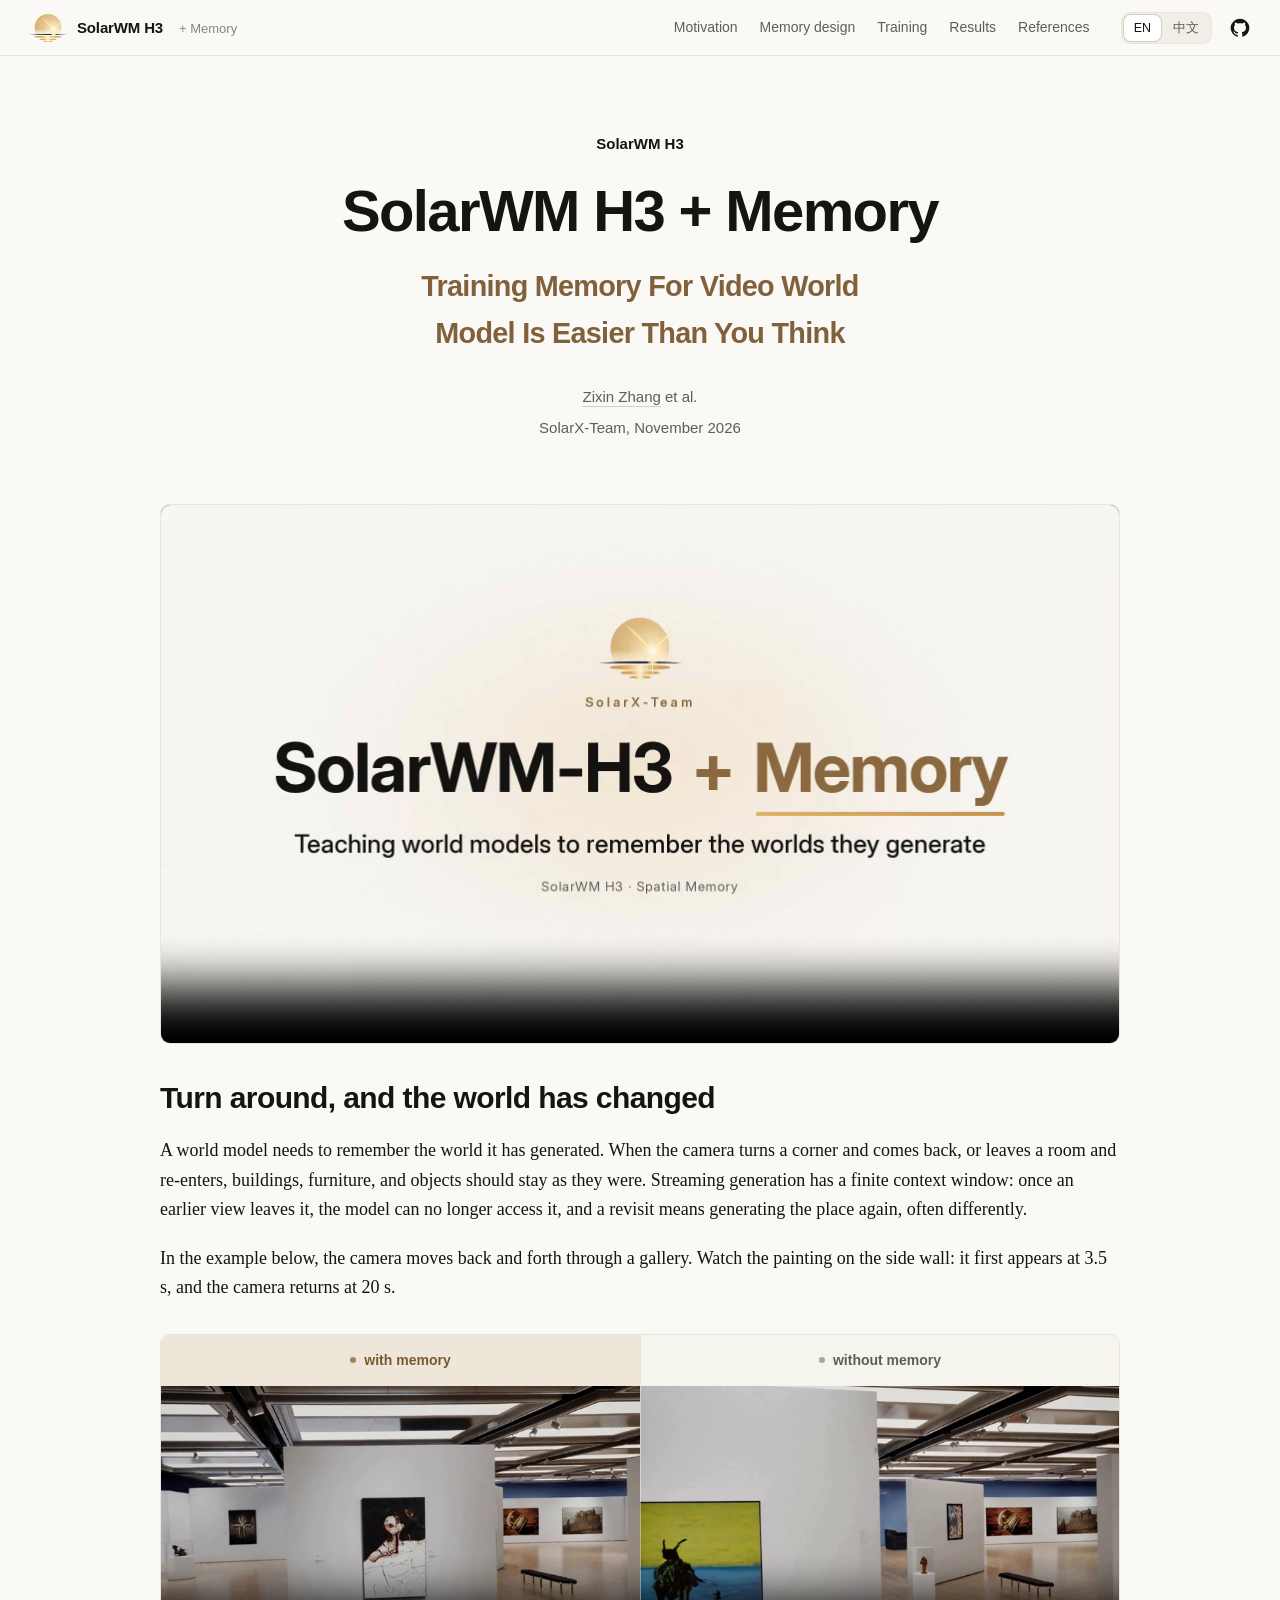
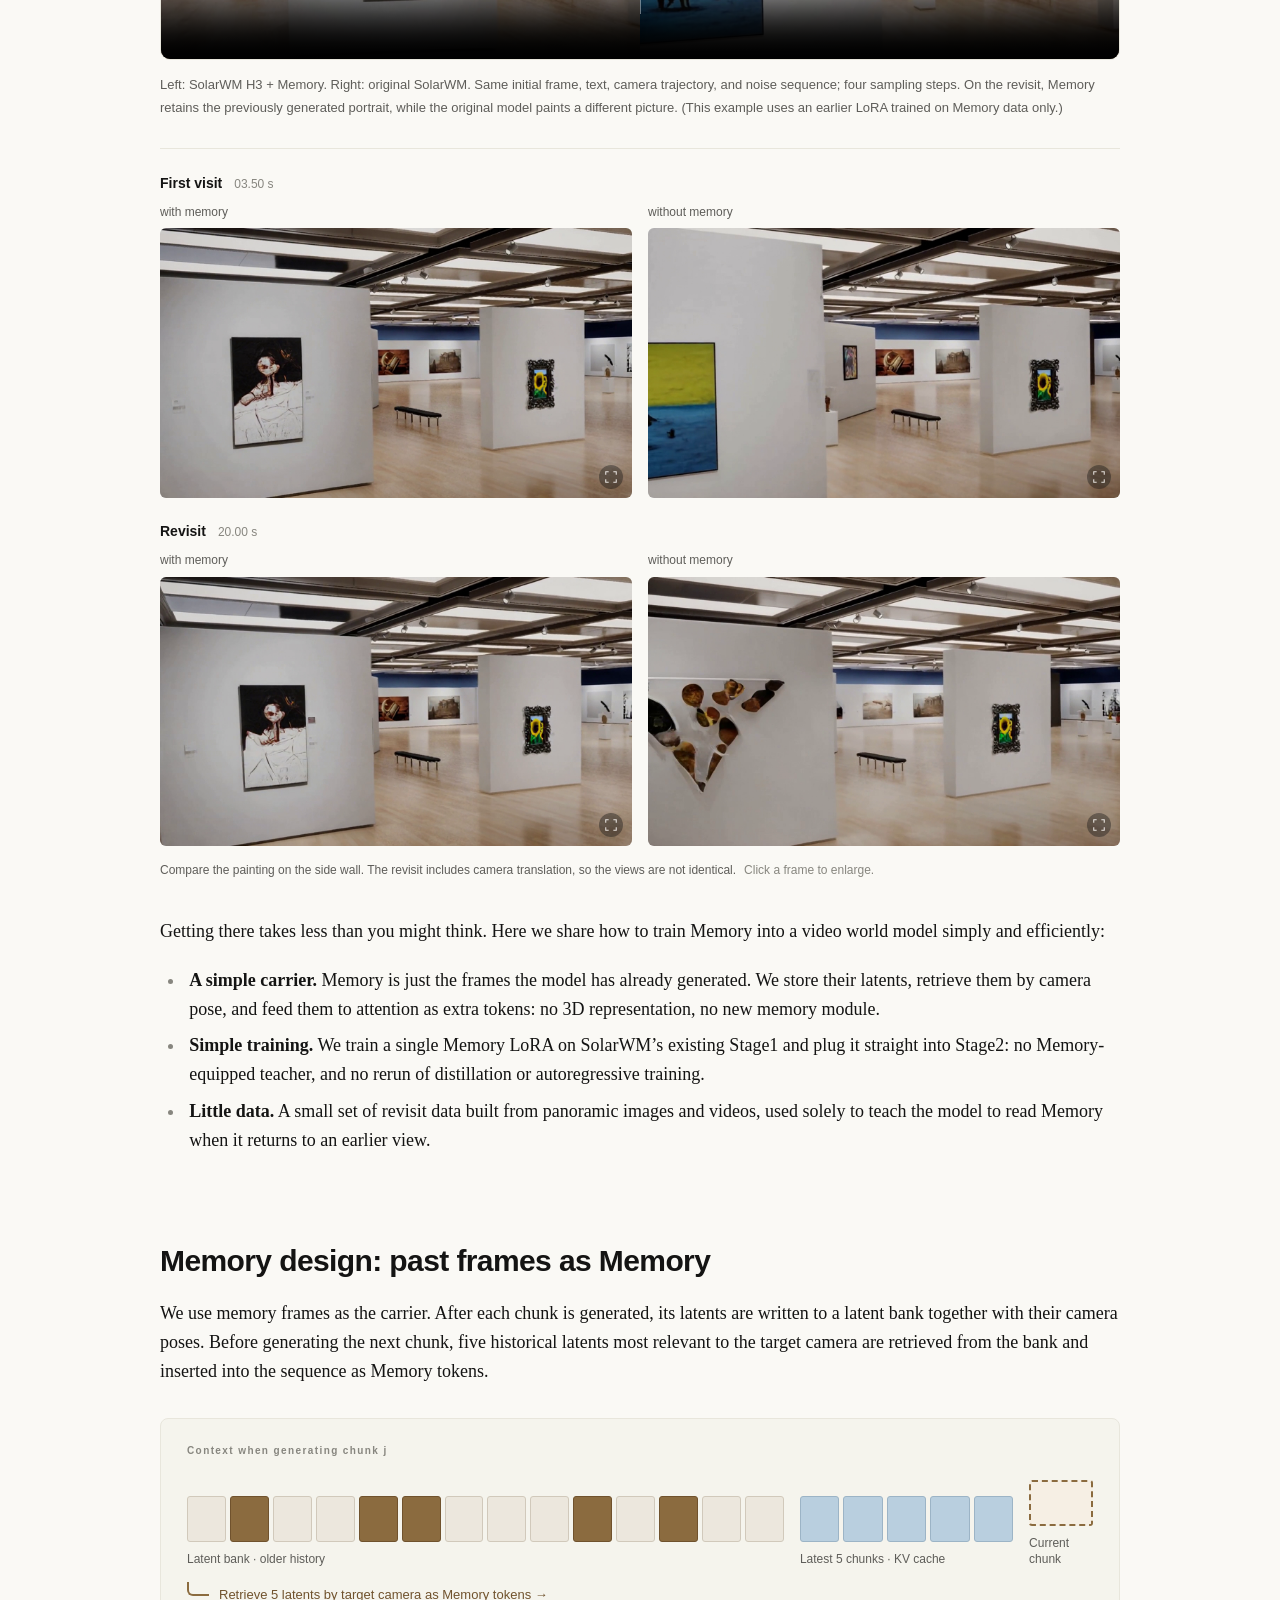
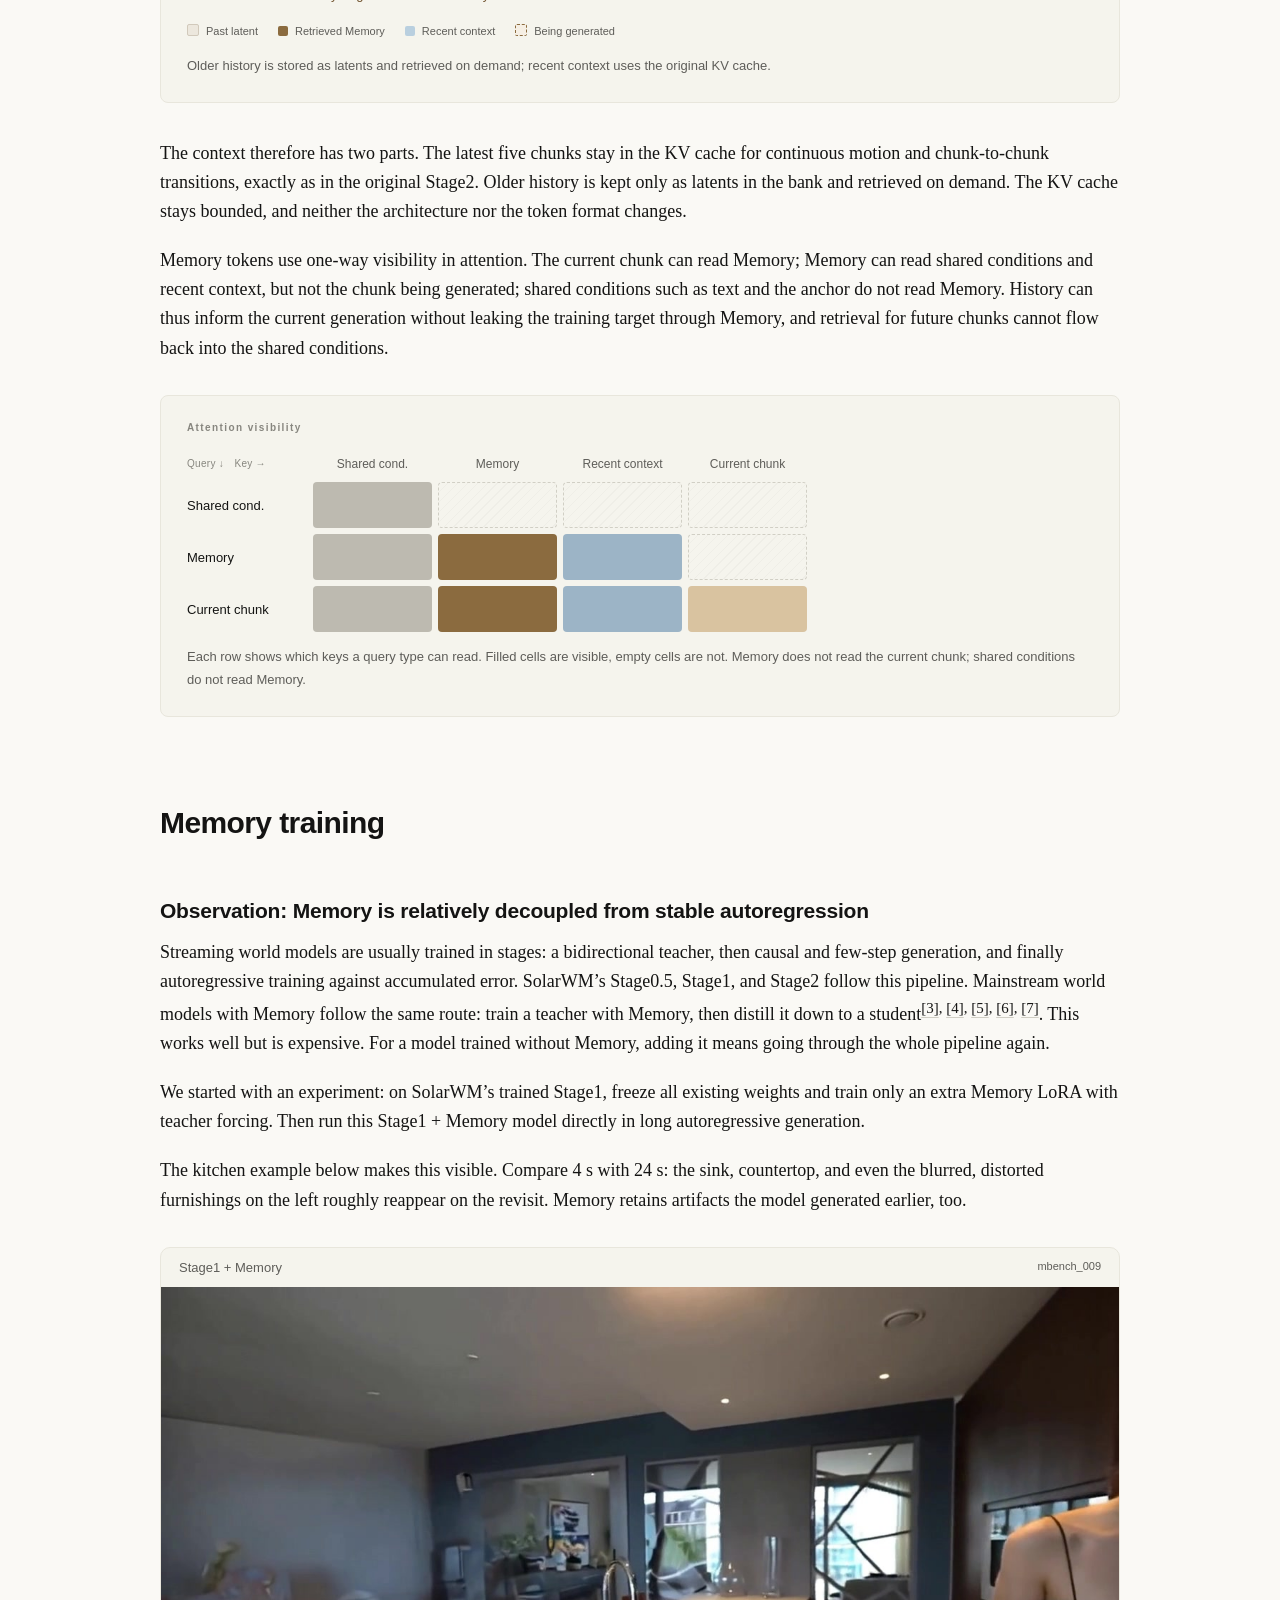
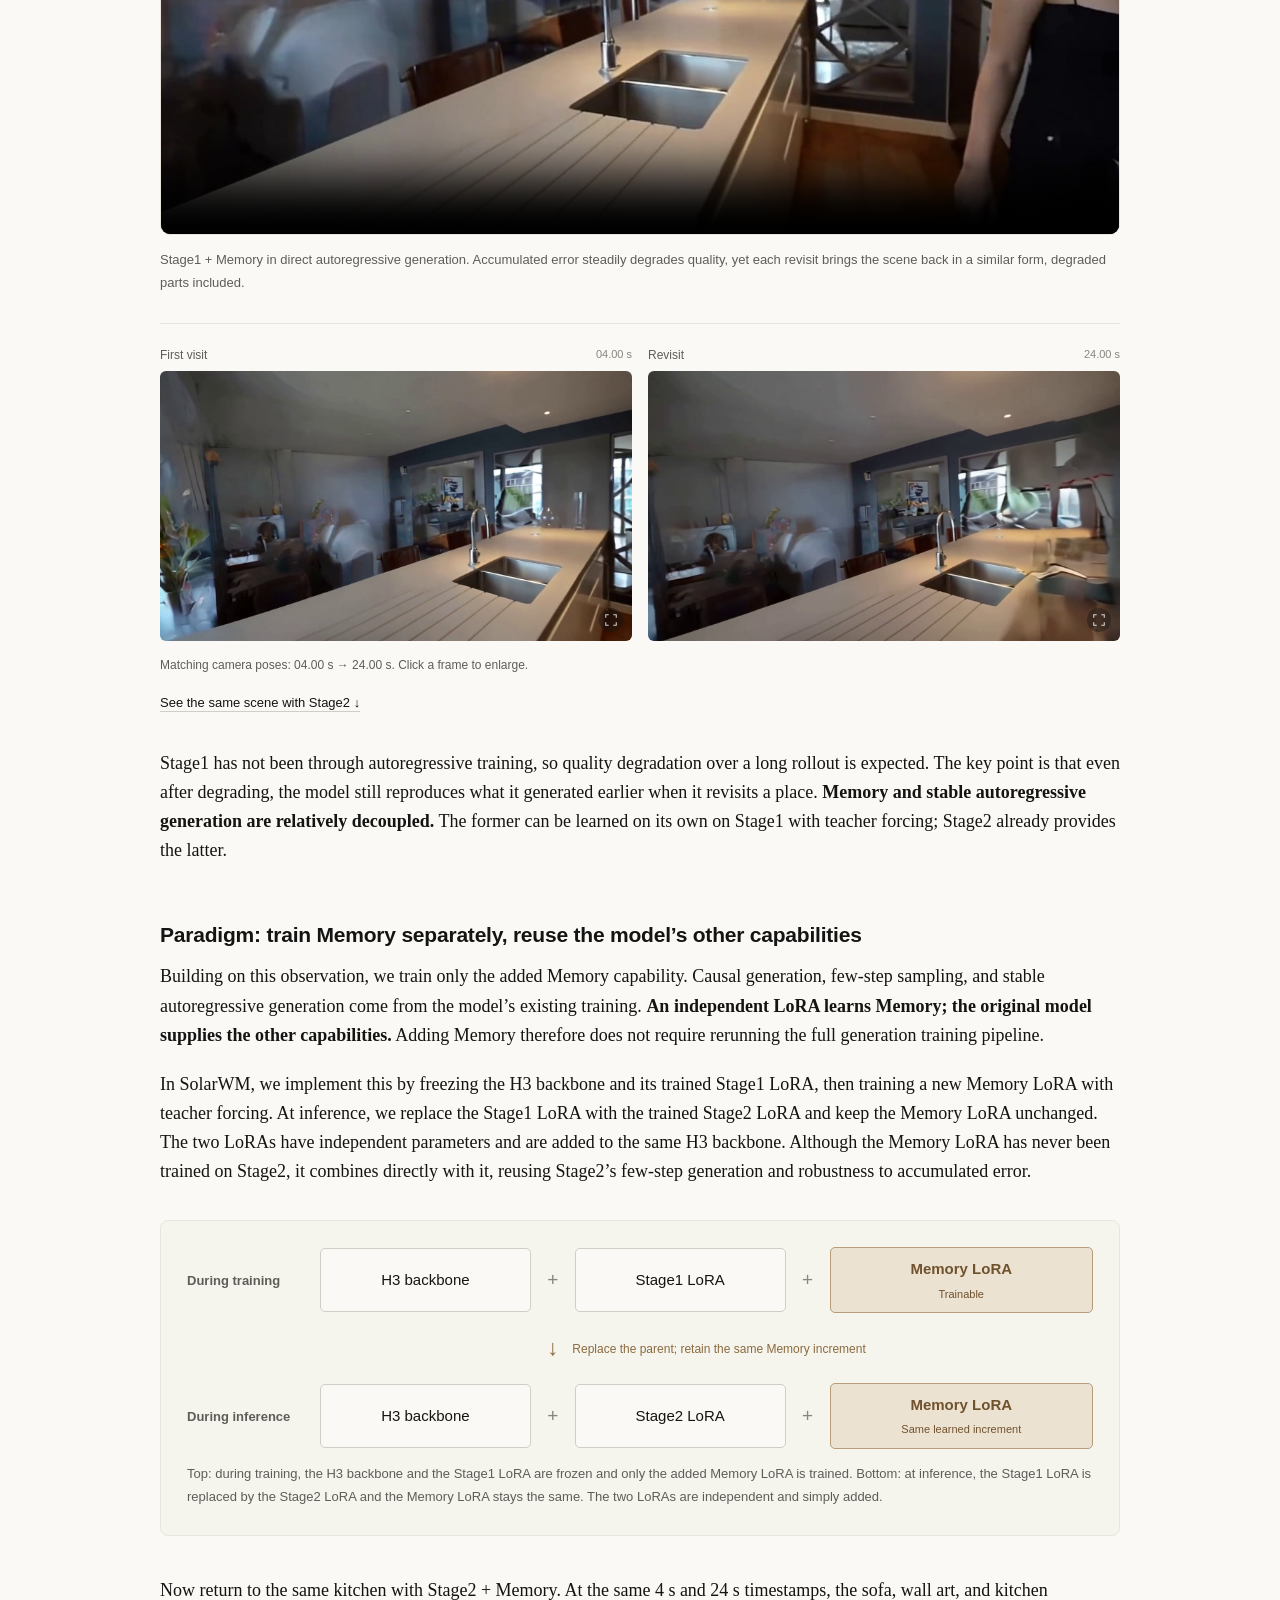
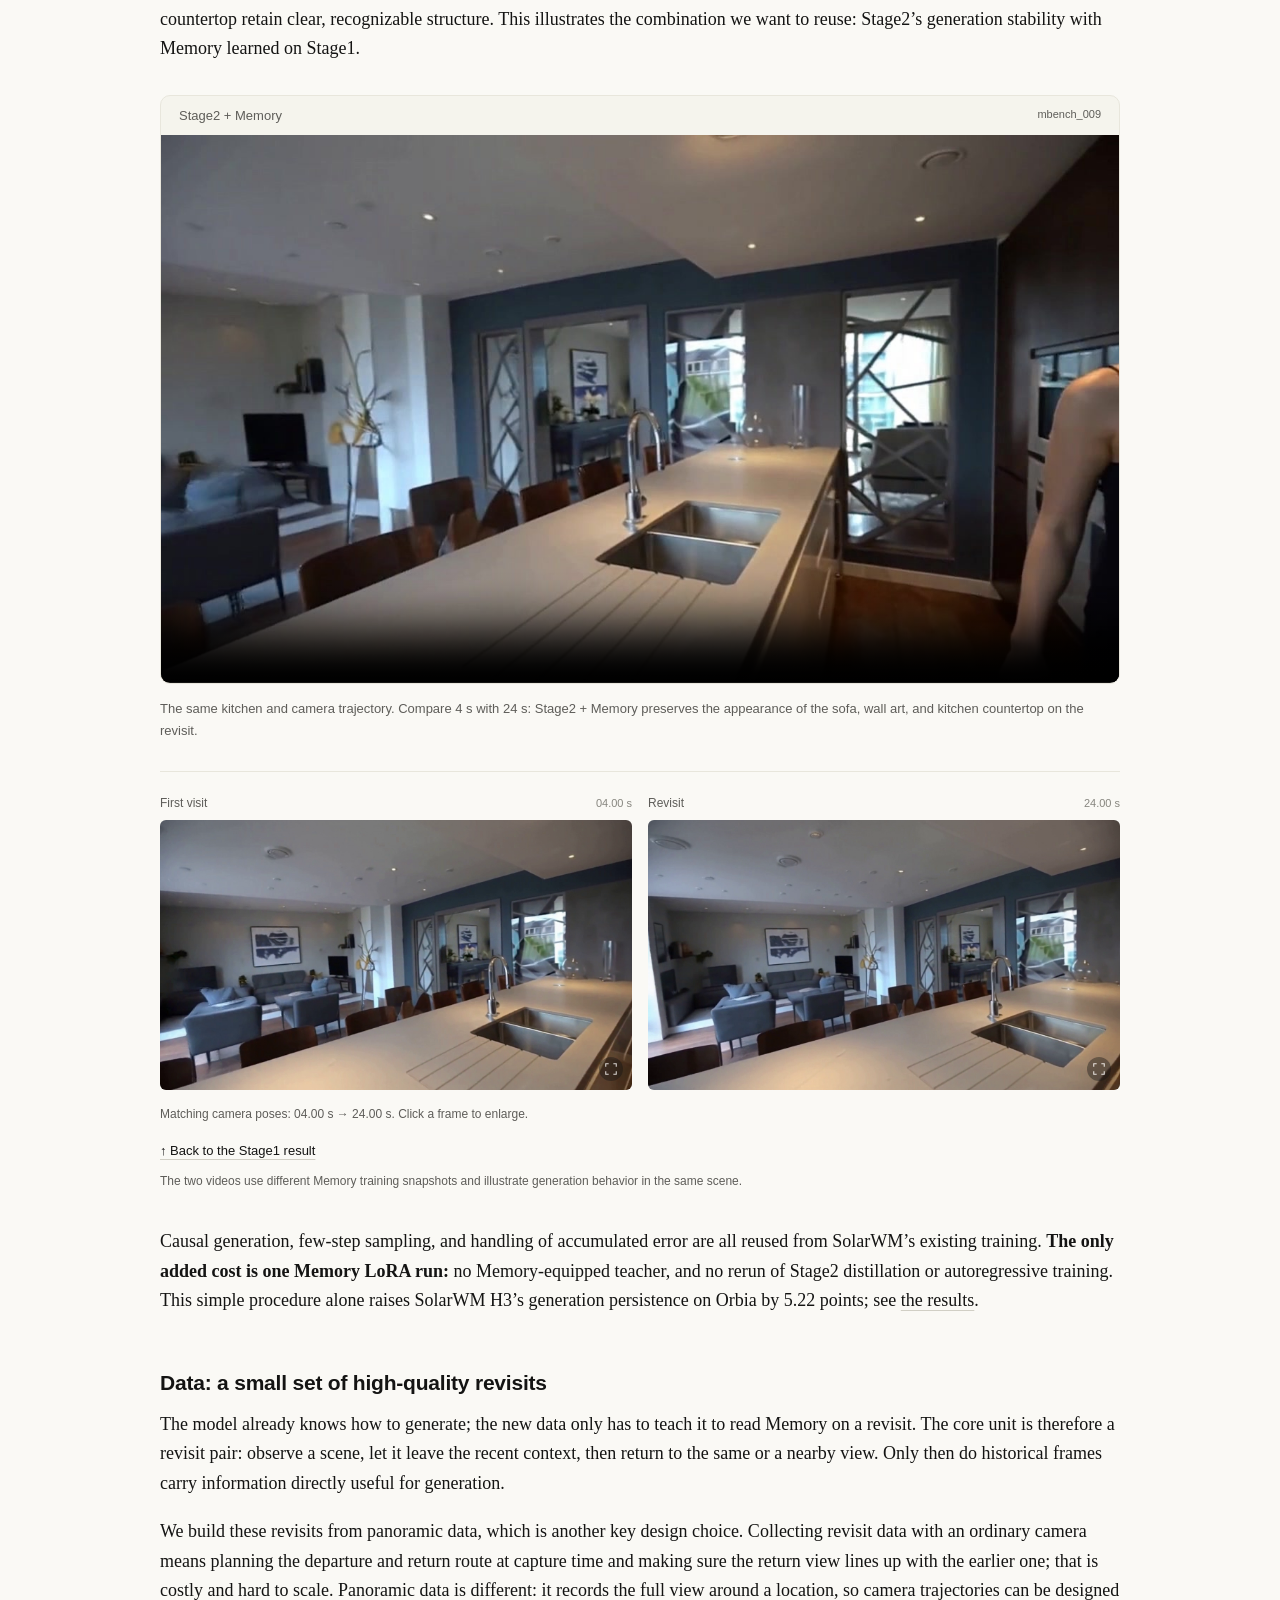
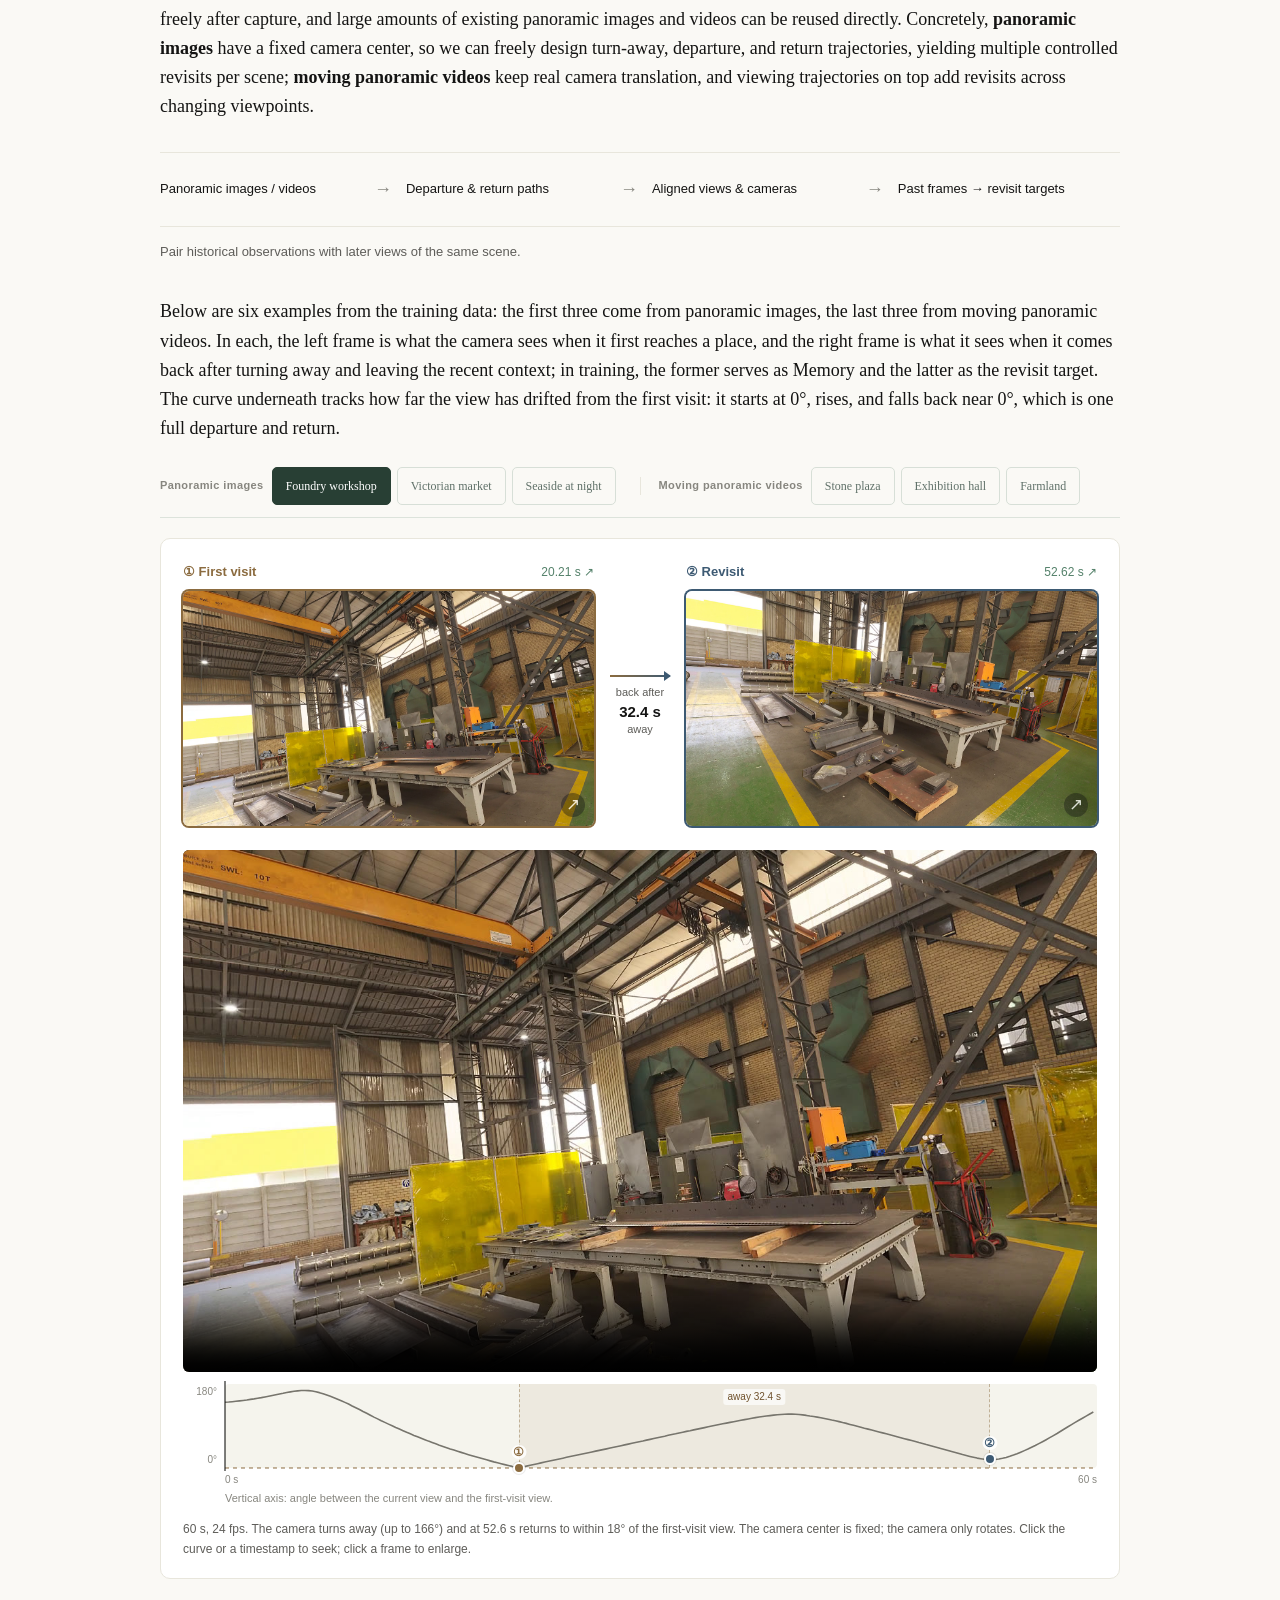
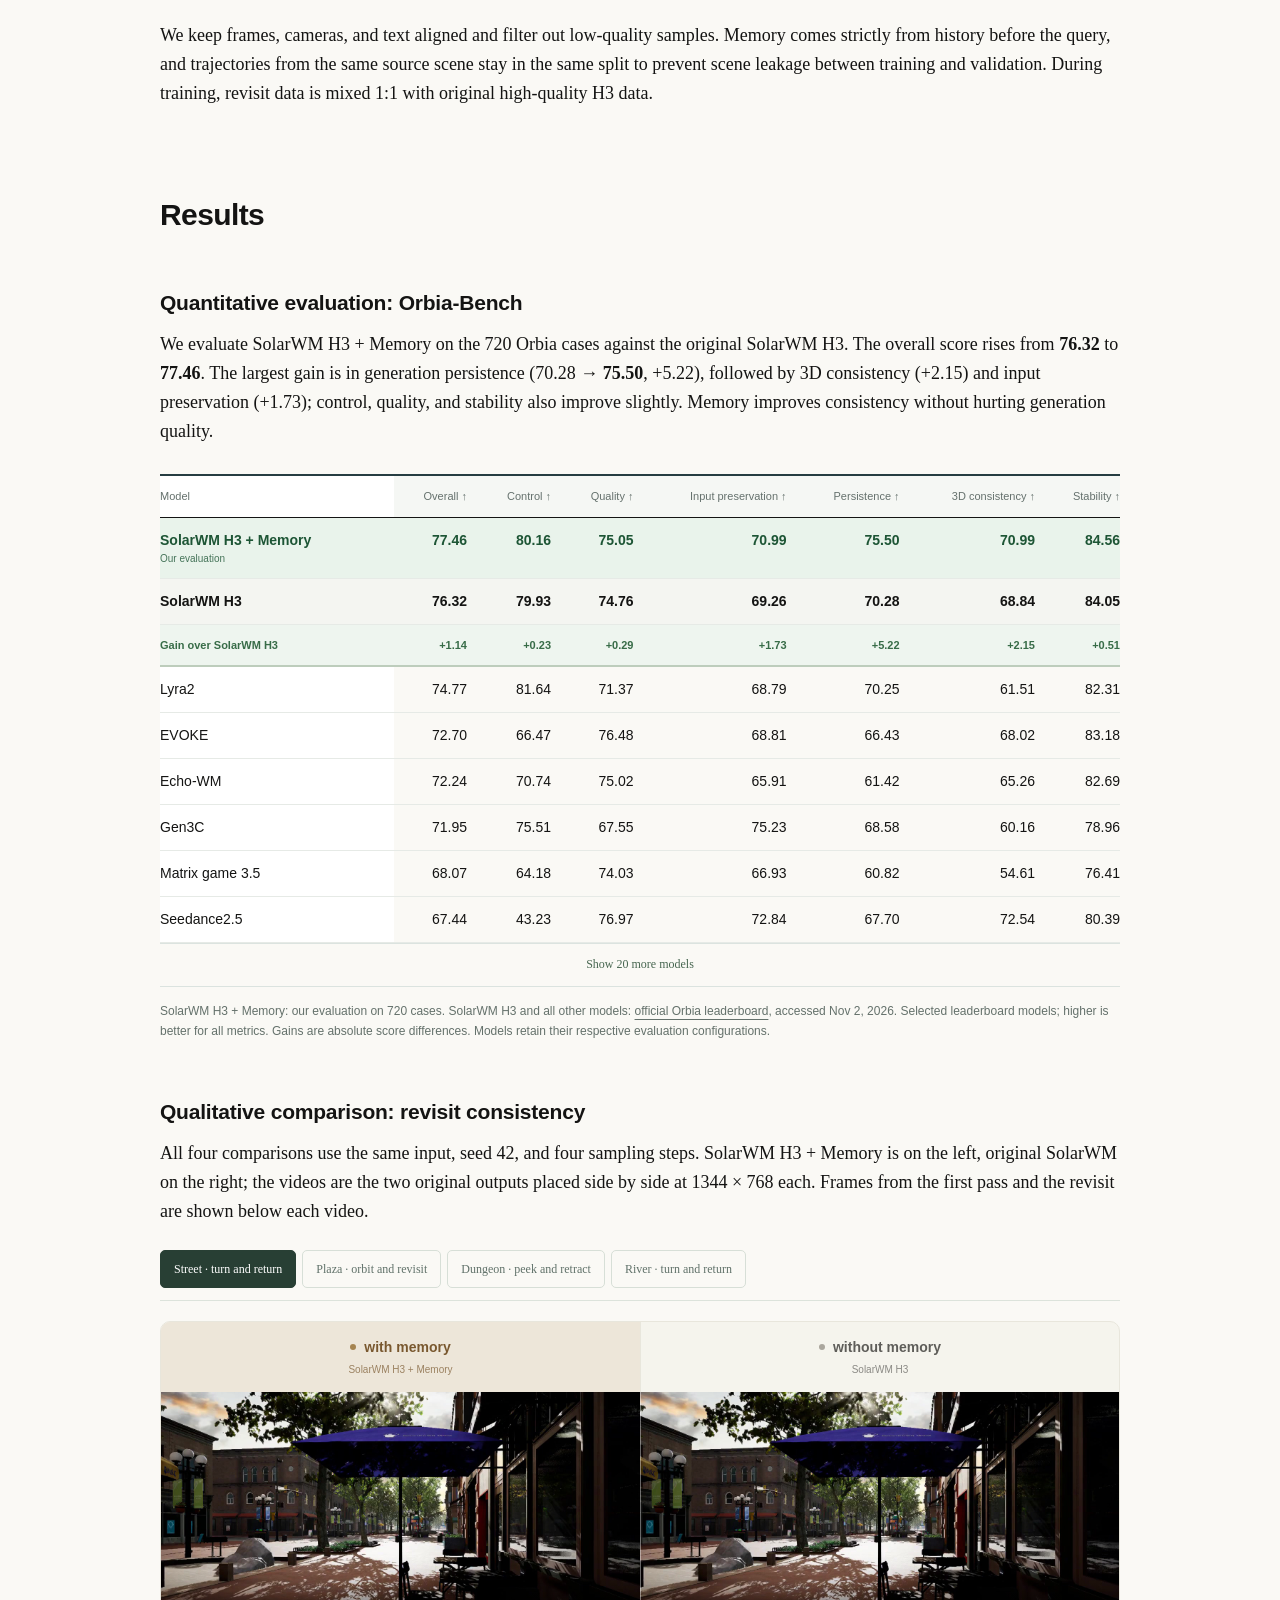
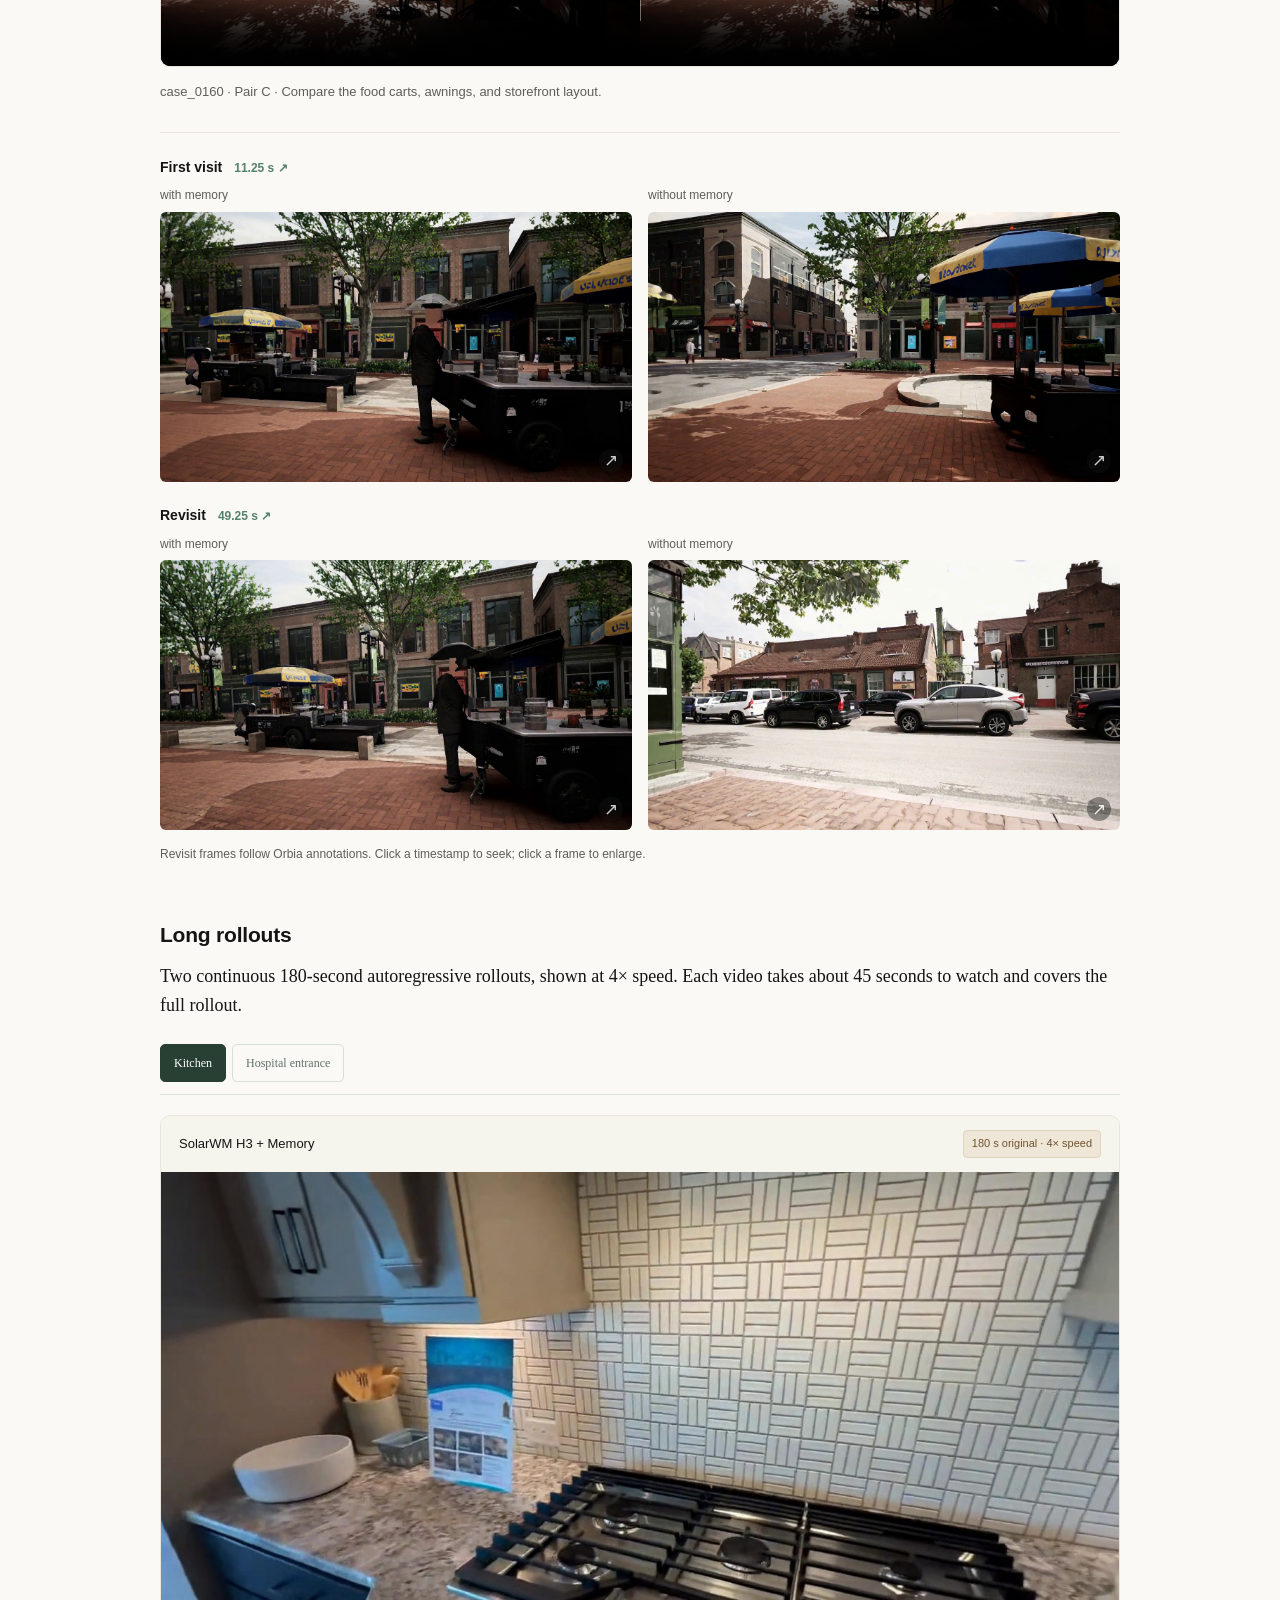
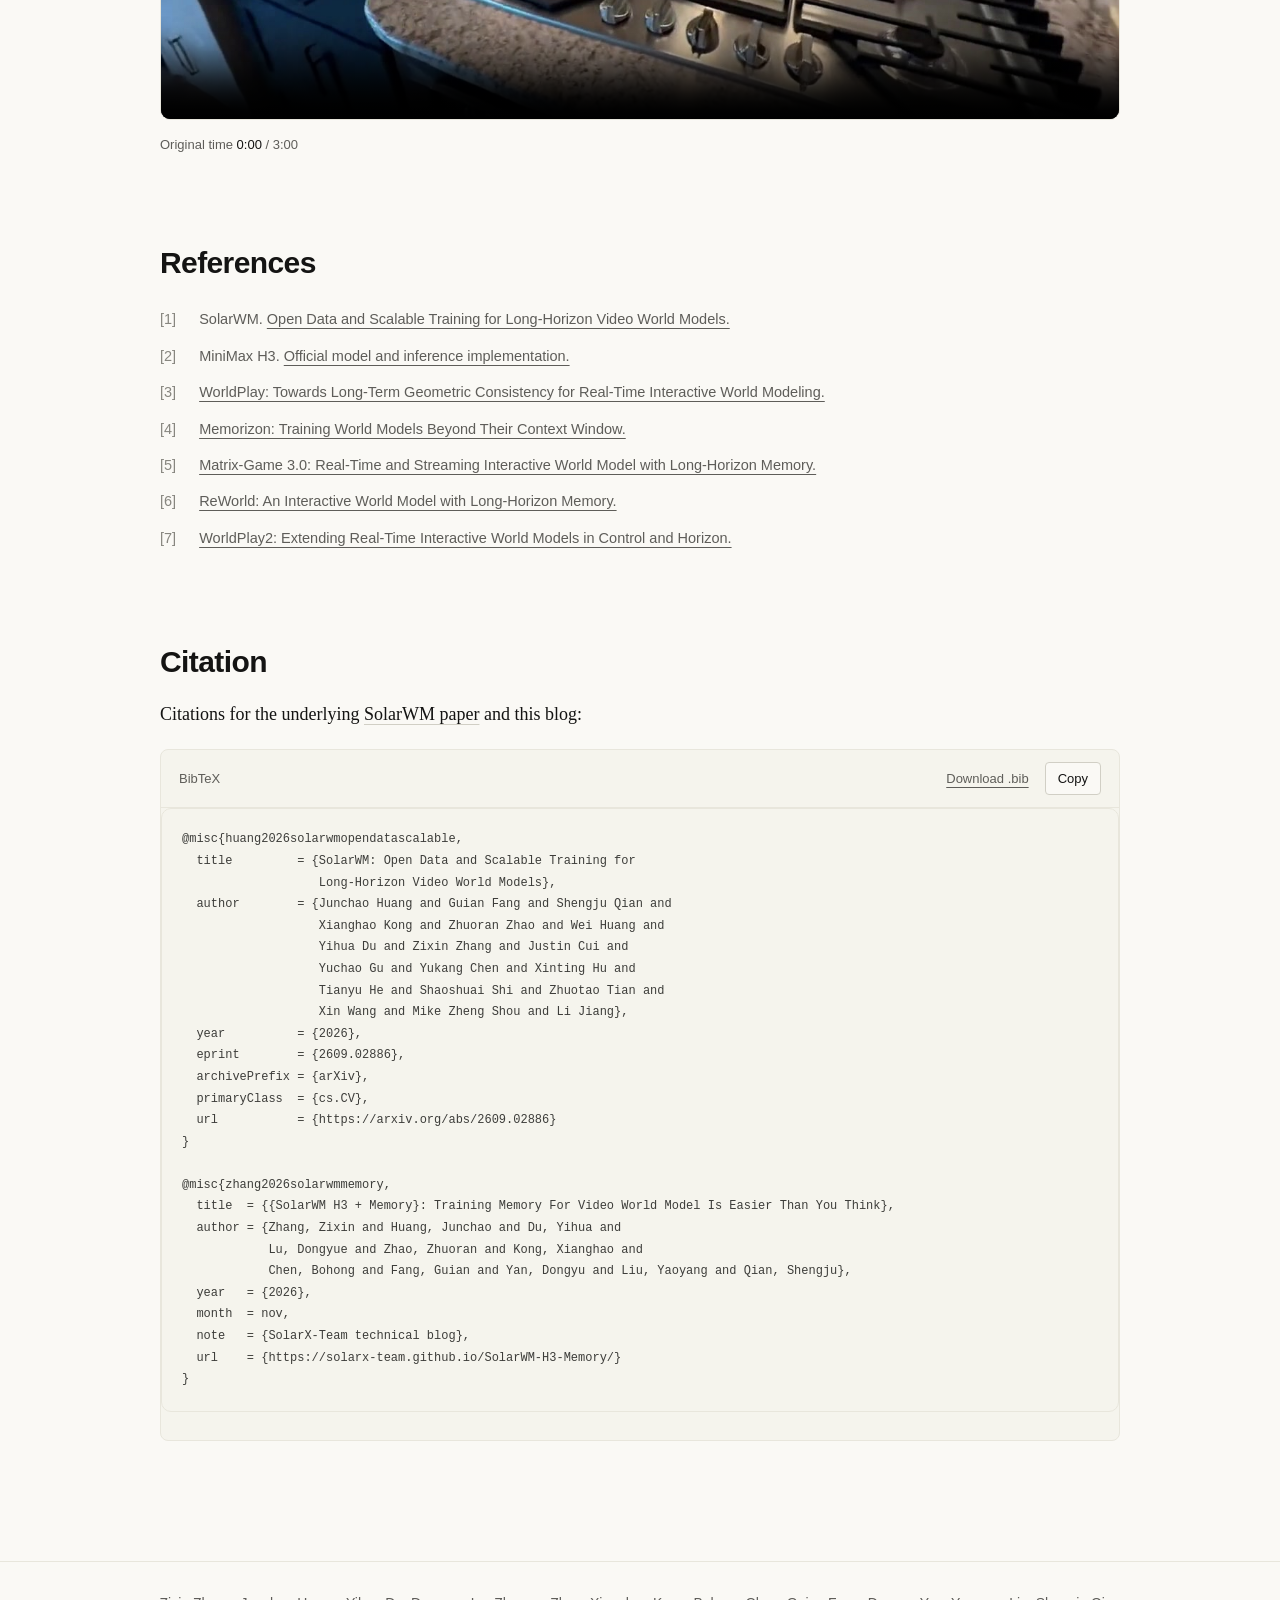
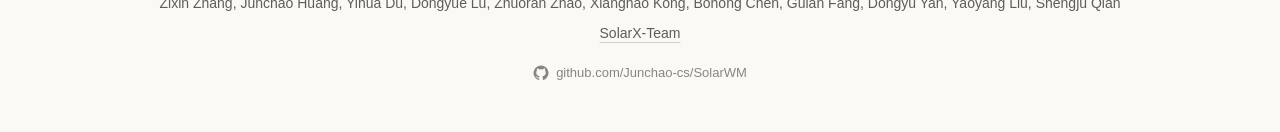
<file: index.html>
<!doctype html><html lang="en"><head><meta charset="utf-8"><meta name="viewport" content="width=device-width,initial-scale=1"><title>SolarWM H3 + Memory: Lightweight Memory Training for Video World Models — SolarX-Team</title><meta name="author" content="Zixin Zhang, Junchao Huang, Yihua Du, Dongyue Lu, Zhuoran Zhao, Xianghao Kong, Bohong Chen, Guian Fang, Dongyu Yan, Yaoyang Liu, Shengju Qian"><meta name="description" content="Train a Memory LoRA on SolarWM Stage1 and transfer it to Stage2. Lightweight video world model memory with panoramic revisit data and Orbia-Bench results."><link rel="icon" href="assets/favicon.ico" sizes="48x48"><link rel="icon" type="image/svg+xml" href="assets/favicon.svg"><link rel="apple-touch-icon" href="assets/apple-touch-icon.png"><link rel="stylesheet" href="assets/reference.css"><link rel="stylesheet" href="assets/memory.css"><script src="assets/app.js" defer></script><link rel="canonical" href="https://solarx-team.github.io/SolarWM-H3-Memory/"><link rel="alternate" hreflang="en" href="https://solarx-team.github.io/SolarWM-H3-Memory/"><link rel="alternate" hreflang="zh-Hans" href="https://solarx-team.github.io/SolarWM-H3-Memory/zh.html"><link rel="alternate" hreflang="x-default" href="https://solarx-team.github.io/SolarWM-H3-Memory/"><meta property="og:type" content="article"><meta property="og:site_name" content="SolarX-Team"><meta property="og:title" content="SolarWM H3 + Memory: Lightweight Memory Training for Video World Models"><meta property="og:description" content="Train a Memory LoRA on SolarWM Stage1 and transfer it to Stage2. Lightweight video world model memory with panoramic revisit data and Orbia-Bench results."><meta property="og:url" content="https://solarx-team.github.io/SolarWM-H3-Memory/"><meta property="og:image" content="https://solarx-team.github.io/SolarWM-H3-Memory/assets/og.png"><meta property="og:image:width" content="1200"><meta property="og:image:height" content="630"><meta property="og:locale" content="en_US"><meta name="twitter:card" content="summary_large_image"><meta name="google-site-verification" content="PrlT8wRZ_LTonwu-YljZd4BmYq1btGbNY2BcrQLX1GY"></head><body id="top" data-language="en"><a class="skip-link" href="#article">Skip to article</a><header class="topbar"><div class="brand-group"><a class="team-home" href="https://github.com/SolarX-Team" title="SolarX-Team" aria-label="SolarX-Team home"><img class="team-logo" src="assets/solarx-team-logo.svg" width="40" height="40" alt="SolarX-Team"></a><a class="name" href="#top"><span class="brand-label">SolarWM H3 <small>+ Memory</small></span></a></div><nav class="nav" aria-label="Main navigation"><a href="#motivation">Motivation</a><a href="#inference">Memory design</a><a href="#training">Training</a><a href="#experiments">Results</a><a href="#references">References</a></nav><button class="toc-btn" type="button" aria-expanded="false" aria-controls="contents">☰ Contents</button><div class="segmented" aria-label="Language"><a data-language="en" lang="en" href="./" aria-current="page">EN</a><a data-language="zh" lang="zh" href="zh.html" >中文</a></div><a class="gh" href="https://github.com/Junchao-cs/SolarWM" target="_blank" rel="noopener noreferrer" aria-label="GitHub" title="GitHub"><svg viewBox="0 0 24 24" aria-hidden="true"><path fill="currentColor" d="M12 .8a11.2 11.2 0 0 0-3.54 21.83c.56.1.77-.24.77-.54v-2.1c-3.14.68-3.8-1.33-3.8-1.33-.51-1.3-1.25-1.65-1.25-1.65-1.02-.7.08-.68.08-.68 1.13.08 1.73 1.16 1.73 1.16 1 1.73 2.63 1.23 3.27.94.1-.73.4-1.23.71-1.51-2.5-.29-5.14-1.25-5.14-5.54 0-1.22.44-2.22 1.16-3-.12-.28-.5-1.42.11-2.95 0 0 .94-.3 3.08 1.15A10.7 10.7 0 0 1 12 6.2c.95 0 1.9.13 2.8.38 2.14-1.45 3.08-1.15 3.08-1.15.6 1.53.23 2.67.1 2.95.73.78 1.16 1.78 1.16 3.01 0 4.3-2.64 5.24-5.16 5.52.41.35.77 1.03.77 2.08v3.1c0 .3.2.65.77.54A11.2 11.2 0 0 0 12 .8Z"/></svg></a></header><aside class="toc" id="contents"><nav aria-label="Contents"><a href="#motivation">Motivation</a><a href="#inference">Memory design</a><a href="#training">Training</a><a class="sub" href="#observation">Observation: Memory is relatively decoupled from stable autoregression</a><a class="sub" href="#paradigm">Paradigm: train Memory separately, reuse the model’s other capabilities</a><a class="sub" href="#data">Data: a small set of high-quality revisits</a><a href="#experiments">Results</a><a class="sub" href="#results">Quantitative evaluation: Orbia-Bench</a><a class="sub" href="#qualitative">Qualitative comparison: revisit consistency</a><a class="sub" href="#long-rollout">Long rollouts</a><a href="#references">References</a><a href="#citation">Citation</a></nav></aside><main><article class="post" id="article"><header class="post-header"><p class="eyebrow">SolarWM H3</p><h1>SolarWM H3 + Memory</h1><p class="keywords">Training Memory For Video World Model Is Easier Than You Think</p><p class="byline"><span class="author-fold"><a class="author-name" href="https://zixinzhang02.github.io/" target="_blank" rel="noopener noreferrer">Zixin Zhang</a><span class="author-etal"> et al.</span><span class="author-rest" id="author-rest" hidden>, <a class="author-name" href="https://junchao-cs.github.io/" target="_blank" rel="noopener noreferrer">Junchao Huang</a>, <a class="author-name" href="https://hit-perfect.github.io/" target="_blank" rel="noopener noreferrer">Yihua Du</a>, <a class="author-name" href="https://dylanorange.github.io/" target="_blank" rel="noopener noreferrer">Dongyue Lu</a>, <a class="author-name" href="https://alicezrzhao.github.io/" target="_blank" rel="noopener noreferrer">Zhuoran Zhao</a>, <a class="author-name" href="https://refkxh.github.io/" target="_blank" rel="noopener noreferrer">Xianghao Kong</a>, <a class="author-name" href="https://scholar.google.com/citations?user=JP4f4lIAAAAJ&amp;hl=en" target="_blank" rel="noopener noreferrer">Bohong Chen</a>, <a class="author-name" href="https://enderfga.cn/" target="_blank" rel="noopener noreferrer">Guian Fang</a>, <a class="author-name" href="https://me.starydy.xyz/" target="_blank" rel="noopener noreferrer">Dongyu Yan</a>, <a class="author-name" href="https://lazysheeeeeep.github.io/" target="_blank" rel="noopener noreferrer">Yaoyang Liu</a>, <a class="author-name" href="https://thesouthfrog.com/about.me/" target="_blank" rel="noopener noreferrer">Shengju Qian</a></span></span></p><p class="byline team">SolarX-Team, November 2026</p></header><figure class="video-figure intro-video" id="video-overview"><div class="video-panel"><video controls playsinline preload="none" width="1920" height="1080" poster="assets/intro-20261105/intro-en-cover.png" aria-label="English video overview"><source src="assets/intro-20261105/intro-en.mp4" type="video/mp4"></video></div></figure><section class="article-section" id="motivation"><h2>Turn around, and the world has changed</h2><p>A world model needs to remember the world it has generated. When the camera turns a corner and comes back, or leaves a room and re-enters, buildings, furniture, and objects should stay as they were. Streaming generation has a finite context window: once an earlier view leaves it, the model can no longer access it, and a revisit means generating the place again, often differently.</p><p>In the example below, the camera moves back and forth through a gallery. Watch the painting on the side wall: it first appears at 3.5 s, and the camera returns at 20 s.</p><figure class="video-figure"><div class="video-panel"><div class="comparison-labels"><span class="with-label">with memory</span><span>without memory</span></div><div class="video-surface paired-surface"><video controls playsinline preload="metadata" poster="assets/gallery-comparison.jpg" aria-label="Left: SolarWM H3 + Memory. Right: original SolarWM. Same initial frame, text, camera trajectory, and noise sequence; four sampling steps. On the revisit, Memory retains the previously generated portrait, while the original model paints a different picture. (This example uses an earlier LoRA trained on Memory data only.)"><source src="assets/gallery-comparison.mp4" type="video/mp4"></video></div></div><figcaption>Left: SolarWM H3 + Memory. Right: original SolarWM. Same initial frame, text, camera trajectory, and noise sequence; four sampling steps. On the revisit, Memory retains the previously generated portrait, while the original model paints a different picture. (This example uses an earlier LoRA trained on Memory data only.)</figcaption><div class="visit-panel"><div class="visit-row"><div class="visit-row-title">First visit <span>03.50 s</span></div><div class="visit-grid"><div class="visit-card"><div class="visit-card-label">with memory<span>03.50 s</span></div><button type="button" class="frame-zoom" data-frame="assets/gallery-with-first.png" data-caption="with memory · 03.50 s" aria-label="with memory · 03.50 s — Enlarge frame"><img src="assets/gallery-with-first.png" width="1344" height="768" loading="lazy" alt="with memory · 03.50 s"><span class="zoom-mark" aria-hidden="true"><svg width="14" height="14" viewBox="0 0 24 24" fill="none" stroke="currentColor" stroke-width="1.8"><path d="M8 3H3v5m13-5h5v5M3 16v5h5m13-5v5h-5"/></svg></span></button></div><div class="visit-card"><div class="visit-card-label">without memory<span>03.50 s</span></div><button type="button" class="frame-zoom" data-frame="assets/gallery-without-first.png" data-caption="without memory · 03.50 s" aria-label="without memory · 03.50 s — Enlarge frame"><img src="assets/gallery-without-first.png" width="1344" height="768" loading="lazy" alt="without memory · 03.50 s"><span class="zoom-mark" aria-hidden="true"><svg width="14" height="14" viewBox="0 0 24 24" fill="none" stroke="currentColor" stroke-width="1.8"><path d="M8 3H3v5m13-5h5v5M3 16v5h5m13-5v5h-5"/></svg></span></button></div></div></div><div class="visit-row"><div class="visit-row-title">Revisit <span>20.00 s</span></div><div class="visit-grid"><div class="visit-card"><div class="visit-card-label">with memory<span>20.00 s</span></div><button type="button" class="frame-zoom" data-frame="assets/gallery-with-revisit.png" data-caption="with memory · 20.00 s" aria-label="with memory · 20.00 s — Enlarge frame"><img src="assets/gallery-with-revisit.png" width="1344" height="768" loading="lazy" alt="with memory · 20.00 s"><span class="zoom-mark" aria-hidden="true"><svg width="14" height="14" viewBox="0 0 24 24" fill="none" stroke="currentColor" stroke-width="1.8"><path d="M8 3H3v5m13-5h5v5M3 16v5h5m13-5v5h-5"/></svg></span></button></div><div class="visit-card"><div class="visit-card-label">without memory<span>20.00 s</span></div><button type="button" class="frame-zoom" data-frame="assets/gallery-without-revisit.png" data-caption="without memory · 20.00 s" aria-label="without memory · 20.00 s — Enlarge frame"><img src="assets/gallery-without-revisit.png" width="1344" height="768" loading="lazy" alt="without memory · 20.00 s"><span class="zoom-mark" aria-hidden="true"><svg width="14" height="14" viewBox="0 0 24 24" fill="none" stroke="currentColor" stroke-width="1.8"><path d="M8 3H3v5m13-5h5v5M3 16v5h5m13-5v5h-5"/></svg></span></button></div></div></div><p class="visit-note">Compare the painting on the side wall. The revisit includes camera translation, so the views are not identical.<span>Click a frame to enlarge.</span></p></div></figure><p>Getting there takes less than you might think. Here we share how to train Memory into a video world model simply and efficiently:</p><ul><li><strong>A simple carrier.</strong> Memory is just the frames the model has already generated. We store their latents, retrieve them by camera pose, and feed them to attention as extra tokens: no 3D representation, no new memory module.</li><li><strong>Simple training.</strong> We train a single Memory LoRA on SolarWM’s existing Stage1 and plug it straight into Stage2: no Memory-equipped teacher, and no rerun of distillation or autoregressive training.</li><li><strong>Little data.</strong> A small set of revisit data built from panoramic images and videos, used solely to teach the model to read Memory when it returns to an earlier view.</li></ul></section>
<section class="article-section" id="inference"><h2>Memory design: past frames as Memory</h2><p>We use memory frames as the carrier. After each chunk is generated, its latents are written to a latent bank together with their camera poses. Before generating the next chunk, five historical latents most relevant to the target camera are retrieved from the bank and inserted into the sequence as Memory tokens.</p><figure class="ctx-figure"><div class="small-label">Context when generating chunk j</div><div class="ctx-track"><div class="ctx-group ctx-bank"><div class="ctx-cells"><i class="b"></i><i class="b hit"></i><i class="b"></i><i class="b"></i><i class="b hit"></i><i class="b hit"></i><i class="b"></i><i class="b"></i><i class="b"></i><i class="b hit"></i><i class="b"></i><i class="b hit"></i><i class="b"></i><i class="b"></i></div><span>Latent bank · older history</span></div><div class="ctx-group ctx-recent"><div class="ctx-cells"><i class="r"></i><i class="r"></i><i class="r"></i><i class="r"></i><i class="r"></i></div><span>Latest 5 chunks · KV cache</span></div><div class="ctx-group ctx-current"><div class="ctx-cells"><i class="c"></i></div><span>Current chunk</span></div></div><div class="ctx-retrieve"><span class="ctx-retrieve-line" aria-hidden="true"></span><span class="ctx-retrieve-text">Retrieve 5 latents by target camera as Memory tokens →</span></div><div class="ctx-legend"><span class="lg-b">Past latent</span><span class="lg-h">Retrieved Memory</span><span class="lg-r">Recent context</span><span class="lg-c">Being generated</span></div><figcaption>Older history is stored as latents and retrieved on demand; recent context uses the original KV cache.</figcaption></figure><p>The context therefore has two parts. The latest five chunks stay in the KV cache for continuous motion and chunk-to-chunk transitions, exactly as in the original Stage2. Older history is kept only as latents in the bank and retrieved on demand. The KV cache stays bounded, and neither the architecture nor the token format changes.</p><p>Memory tokens use one-way visibility in attention. The current chunk can read Memory; Memory can read shared conditions and recent context, but not the chunk being generated; shared conditions such as text and the anchor do not read Memory. History can thus inform the current generation without leaking the training target through Memory, and retrieval for future chunks cannot flow back into the shared conditions.</p><figure class="mask-figure"><div class="small-label">Attention visibility</div><div class="mask-grid" role="table" aria-label="Attention visibility"><div class="mask-row" role="row"><span class="mask-corner" role="columnheader">Query ↓　Key →</span><span class="mask-col k-s" role="columnheader">Shared cond.</span><span class="mask-col k-m" role="columnheader">Memory</span><span class="mask-col k-r" role="columnheader">Recent context</span><span class="mask-col k-c" role="columnheader">Current chunk</span></div><div class="mask-row" role="row"><span class="mask-rowhead q-s" role="rowheader">Shared cond.</span><span class="mask-cell on k-s" role="cell" aria-label="visible"></span><span class="mask-cell off" role="cell" aria-label="not visible"></span><span class="mask-cell off" role="cell" aria-label="not visible"></span><span class="mask-cell off" role="cell" aria-label="not visible"></span></div><div class="mask-row" role="row"><span class="mask-rowhead q-m" role="rowheader">Memory</span><span class="mask-cell on k-s" role="cell" aria-label="visible"></span><span class="mask-cell on k-m" role="cell" aria-label="visible"></span><span class="mask-cell on k-r" role="cell" aria-label="visible"></span><span class="mask-cell off" role="cell" aria-label="not visible"></span></div><div class="mask-row" role="row"><span class="mask-rowhead q-c" role="rowheader">Current chunk</span><span class="mask-cell on k-s" role="cell" aria-label="visible"></span><span class="mask-cell on k-m" role="cell" aria-label="visible"></span><span class="mask-cell on k-r" role="cell" aria-label="visible"></span><span class="mask-cell on k-c" role="cell" aria-label="visible"></span></div></div><figcaption>Each row shows which keys a query type can read. Filled cells are visible, empty cells are not. Memory does not read the current chunk; shared conditions do not read Memory.</figcaption></figure></section>
<section class="article-section" id="training"><h2>Memory training</h2><h3 id="observation" class="toc-anchor">Observation: Memory is relatively decoupled from stable autoregression</h3><p>Streaming world models are usually trained in stages: a bidirectional teacher, then causal and few-step generation, and finally autoregressive training against accumulated error. SolarWM’s Stage0.5, Stage1, and Stage2 follow this pipeline. Mainstream world models with Memory follow the same route: train a teacher with Memory, then distill it down to a student<sup><a href="#ref-3" title="WorldPlay">[3]</a>, <a href="#ref-4" title="Memorizon">[4]</a>, <a href="#ref-5" title="Matrix-Game 3.0">[5]</a>, <a href="#ref-6" title="ReWorld">[6]</a>, <a href="#ref-7" title="WorldPlay2">[7]</a></sup>. This works well but is expensive. For a model trained without Memory, adding it means going through the whole pipeline again.</p><p>We started with an experiment: on SolarWM’s trained Stage1, freeze all existing weights and train only an extra Memory LoRA with teacher forcing. Then run this Stage1 + Memory model directly in long autoregressive generation.</p><p>The kitchen example below makes this visible. Compare 4 s with 24 s: the sink, countertop, and even the blurred, distorted furnishings on the left roughly reappear on the revisit. Memory retains artifacts the model generated earlier, too.</p><figure class="video-figure stage-transfer-example" id="stage1-transfer-example"><div class="video-panel"><div class="single-video-label">Stage1 + Memory<span>mbench_009</span></div><div class="video-surface"><video controls playsinline preload="metadata" poster="assets/stage-transfer-20261103/stage1-mbench-009.jpg" aria-label="Stage1 + Memory · mbench_009"><source src="assets/stage-transfer-20261103/stage1-mbench-009.mp4" type="video/mp4"></video></div></div><figcaption>Stage1 + Memory in direct autoregressive generation. Accumulated error steadily degrades quality, yet each revisit brings the scene back in a similar form, degraded parts included.</figcaption><div class="visit-panel"><div class="visit-grid"><div class="visit-card"><div class="visit-card-label">First visit<span>04.00 s</span></div><button type="button" class="frame-zoom" data-frame="assets/stage-transfer-20261103/stage1-mbench-009-first-04s.png" data-caption="First visit · 04.00 s" aria-label="First visit · 04.00 s — Enlarge frame"><img src="assets/stage-transfer-20261103/stage1-mbench-009-first-04s.png" width="1344" height="768" loading="lazy" alt="First visit · 04.00 s"><span class="zoom-mark" aria-hidden="true"><svg width="14" height="14" viewBox="0 0 24 24" fill="none" stroke="currentColor" stroke-width="1.8"><path d="M8 3H3v5m13-5h5v5M3 16v5h5m13-5v5h-5"/></svg></span></button></div><div class="visit-card"><div class="visit-card-label">Revisit<span>24.00 s</span></div><button type="button" class="frame-zoom" data-frame="assets/stage-transfer-20261103/stage1-mbench-009-revisit-24s.png" data-caption="Revisit · 24.00 s" aria-label="Revisit · 24.00 s — Enlarge frame"><img src="assets/stage-transfer-20261103/stage1-mbench-009-revisit-24s.png" width="1344" height="768" loading="lazy" alt="Revisit · 24.00 s"><span class="zoom-mark" aria-hidden="true"><svg width="14" height="14" viewBox="0 0 24 24" fill="none" stroke="currentColor" stroke-width="1.8"><path d="M8 3H3v5m13-5h5v5M3 16v5h5m13-5v5h-5"/></svg></span></button></div></div><p class="visit-note">Matching camera poses: 04.00 s → 24.00 s. Click a frame to enlarge.</p></div><p class="stage-example-link"><a href="#stage2-transfer-example">See the same scene with Stage2 ↓</a></p></figure><p>Stage1 has not been through autoregressive training, so quality degradation over a long rollout is expected. The key point is that even after degrading, the model still reproduces what it generated earlier when it revisits a place. <strong>Memory and stable autoregressive generation are relatively decoupled.</strong> The former can be learned on its own on Stage1 with teacher forcing; Stage2 already provides the latter.</p><h3 id="paradigm" class="toc-anchor">Paradigm: train Memory separately, reuse the model’s other capabilities</h3><p>Building on this observation, we train only the added Memory capability. Causal generation, few-step sampling, and stable autoregressive generation come from the model’s existing training. <strong>An independent LoRA learns Memory; the original model supplies the other capabilities.</strong> Adding Memory therefore does not require rerunning the full generation training pipeline.</p><p>In SolarWM, we implement this by freezing the H3 backbone and its trained Stage1 LoRA, then training a new Memory LoRA with teacher forcing. At inference, we replace the Stage1 LoRA with the trained Stage2 LoRA and keep the Memory LoRA unchanged. The two LoRAs have independent parameters and are added to the same H3 backbone. Although the Memory LoRA has never been trained on Stage2, it combines directly with it, reusing Stage2’s few-step generation and robustness to accumulated error.</p><figure class="transfer-figure"><div class="transfer-row"><span class="transfer-label">During training</span><div class="transfer-weights"><span class="base-weight">H3 backbone</span><b>+</b><span class="parent-weight">Stage1 LoRA</span><b>+</b><span class="memory-weight">Memory LoRA<small>Trainable</small></span></div></div><div class="transfer-arrow">↓ <span>Replace the parent; retain the same Memory increment</span></div><div class="transfer-row"><span class="transfer-label">During inference</span><div class="transfer-weights"><span class="base-weight">H3 backbone</span><b>+</b><span class="parent-weight">Stage2 LoRA</span><b>+</b><span class="memory-weight">Memory LoRA<small>Same learned increment</small></span></div></div><figcaption>Top: during training, the H3 backbone and the Stage1 LoRA are frozen and only the added Memory LoRA is trained. Bottom: at inference, the Stage1 LoRA is replaced by the Stage2 LoRA and the Memory LoRA stays the same. The two LoRAs are independent and simply added.</figcaption></figure><p>Now return to the same kitchen with Stage2 + Memory. At the same 4 s and 24 s timestamps, the sofa, wall art, and kitchen countertop retain clear, recognizable structure. This illustrates the combination we want to reuse: Stage2’s generation stability with Memory learned on Stage1.</p><figure class="video-figure stage-transfer-example" id="stage2-transfer-example"><div class="video-panel"><div class="single-video-label">Stage2 + Memory<span>mbench_009</span></div><div class="video-surface"><video controls playsinline preload="metadata" poster="assets/stage-transfer-20261103/stage2-mbench-009.jpg" aria-label="Stage2 + Memory · mbench_009"><source src="assets/stage-transfer-20261103/stage2-mbench-009.mp4" type="video/mp4"></video></div></div><figcaption>The same kitchen and camera trajectory. Compare 4 s with 24 s: Stage2 + Memory preserves the appearance of the sofa, wall art, and kitchen countertop on the revisit.</figcaption><div class="visit-panel"><div class="visit-grid"><div class="visit-card"><div class="visit-card-label">First visit<span>04.00 s</span></div><button type="button" class="frame-zoom" data-frame="assets/stage-transfer-20261103/stage2-mbench-009-first-04s.png" data-caption="First visit · 04.00 s" aria-label="First visit · 04.00 s — Enlarge frame"><img src="assets/stage-transfer-20261103/stage2-mbench-009-first-04s.png" width="1344" height="768" loading="lazy" alt="First visit · 04.00 s"><span class="zoom-mark" aria-hidden="true"><svg width="14" height="14" viewBox="0 0 24 24" fill="none" stroke="currentColor" stroke-width="1.8"><path d="M8 3H3v5m13-5h5v5M3 16v5h5m13-5v5h-5"/></svg></span></button></div><div class="visit-card"><div class="visit-card-label">Revisit<span>24.00 s</span></div><button type="button" class="frame-zoom" data-frame="assets/stage-transfer-20261103/stage2-mbench-009-revisit-24s.png" data-caption="Revisit · 24.00 s" aria-label="Revisit · 24.00 s — Enlarge frame"><img src="assets/stage-transfer-20261103/stage2-mbench-009-revisit-24s.png" width="1344" height="768" loading="lazy" alt="Revisit · 24.00 s"><span class="zoom-mark" aria-hidden="true"><svg width="14" height="14" viewBox="0 0 24 24" fill="none" stroke="currentColor" stroke-width="1.8"><path d="M8 3H3v5m13-5h5v5M3 16v5h5m13-5v5h-5"/></svg></span></button></div></div><p class="visit-note">Matching camera poses: 04.00 s → 24.00 s. Click a frame to enlarge.</p></div><p class="stage-example-link"><a href="#stage1-transfer-example">↑ Back to the Stage1 result</a></p><p class="stage-example-note">The two videos use different Memory training snapshots and illustrate generation behavior in the same scene.</p></figure><p>Causal generation, few-step sampling, and handling of accumulated error are all reused from SolarWM’s existing training. <strong>The only added cost is one Memory LoRA run:</strong> no Memory-equipped teacher, and no rerun of Stage2 distillation or autoregressive training. This simple procedure alone raises SolarWM H3’s generation persistence on Orbia by 5.22 points; see <a href="#results">the results</a>.</p><h3 id="data" class="toc-anchor">Data: a small set of high-quality revisits</h3><p>The model already knows how to generate; the new data only has to teach it to read Memory on a revisit. The core unit is therefore a revisit pair: observe a scene, let it leave the recent context, then return to the same or a nearby view. Only then do historical frames carry information directly useful for generation.</p><p>We build these revisits from panoramic data, which is another key design choice. Collecting revisit data with an ordinary camera means planning the departure and return route at capture time and making sure the return view lines up with the earlier one; that is costly and hard to scale. Panoramic data is different: it records the full view around a location, so camera trajectories can be designed freely after capture, and large amounts of existing panoramic images and videos can be reused directly. Concretely, <strong>panoramic images</strong> have a fixed camera center, so we can freely design turn-away, departure, and return trajectories, yielding multiple controlled revisits per scene; <strong>moving panoramic videos</strong> keep real camera translation, and viewing trajectories on top add revisits across changing viewpoints.</p><figure class="data-figure"><div class="data-flow"><span>Panoramic images / videos</span><b aria-hidden="true">→</b><span>Departure & return paths</span><b aria-hidden="true">→</b><span>Aligned views & cameras</span><b aria-hidden="true">→</b><span>Past frames → revisit targets</span></div><figcaption>Pair historical observations with later views of the same scene.</figcaption></figure><p>Below are six examples from the training data: the first three come from panoramic images, the last three from moving panoramic videos. In each, the left frame is what the camera sees when it first reaches a place, and the right frame is what it sees when it comes back after turning away and leaving the recent context; in training, the former serves as Memory and the latter as the revisit target. The curve underneath tracks how far the view has drifted from the first visit: it starts at 0°, rises, and falls back near 0°, which is one full departure and return.</p><div class="case-gallery revisit-gallery"><div class="case-tabs" role="tablist" aria-label="Choose a case"><span class="tab-group-label" role="presentation">Panoramic images</span><button type="button" class="case-tab" role="tab" id="tab-revisit-static-industrial-workshop-foundry" aria-controls="panel-revisit-static-industrial-workshop-foundry" aria-selected="true" tabindex="0">Foundry workshop</button><button type="button" class="case-tab" role="tab" id="tab-revisit-static-leadenhall-market" aria-controls="panel-revisit-static-leadenhall-market" aria-selected="false" tabindex="-1">Victorian market</button><button type="button" class="case-tab" role="tab" id="tab-revisit-static-ambientcg" aria-controls="panel-revisit-static-ambientcg" aria-selected="false" tabindex="-1">Seaside at night</button><span class="tab-group-label" role="presentation">Moving panoramic videos</span><button type="button" class="case-tab" role="tab" id="tab-revisit-moving-pano-1217" aria-controls="panel-revisit-moving-pano-1217" aria-selected="false" tabindex="-1">Stone plaza</button><button type="button" class="case-tab" role="tab" id="tab-revisit-moving-pano-1084" aria-controls="panel-revisit-moving-pano-1084" aria-selected="false" tabindex="-1">Exhibition hall</button><button type="button" class="case-tab" role="tab" id="tab-revisit-moving-pano-1088" aria-controls="panel-revisit-moving-pano-1088" aria-selected="false" tabindex="-1">Farmland</button></div><div class="case-panel" role="tabpanel" id="panel-revisit-static-industrial-workshop-foundry" aria-labelledby="tab-revisit-static-industrial-workshop-foundry"><figure class="rv-figure"><div class="rv-pair"><div class="rv-frame rv-first"><div class="rv-frame-head"><span class="rv-tag">① First visit</span><button type="button" class="seek-frame" data-time="20.208333333333332">20.21 s ↗</button></div><button type="button" class="frame-zoom" data-frame="assets/results-20261102/data-v3/static-industrial-workshop-foundry/first.png" data-caption="Foundry workshop · ① First visit · 20.21 s" aria-label="Foundry workshop · ① First visit · 20.21 s"><img src="assets/results-20261102/data-v3/static-industrial-workshop-foundry/first.png" width="1344" height="768" loading="lazy" alt="Foundry workshop · ① First visit"><span class="zoom-mark" aria-hidden="true">↗</span></button></div><div class="rv-link" aria-hidden="true"><span class="rv-link-arrow"></span><span class="rv-link-text">back after<br><b>32.4 s</b><br>away</span></div><div class="rv-frame rv-revisit"><div class="rv-frame-head"><span class="rv-tag">② Revisit</span><button type="button" class="seek-frame" data-time="52.625">52.62 s ↗</button></div><button type="button" class="frame-zoom" data-frame="assets/results-20261102/data-v3/static-industrial-workshop-foundry/revisit.png" data-caption="Foundry workshop · ② Revisit · 52.62 s" aria-label="Foundry workshop · ② Revisit · 52.62 s"><img src="assets/results-20261102/data-v3/static-industrial-workshop-foundry/revisit.png" width="1344" height="768" loading="lazy" alt="Foundry workshop · ② Revisit"><span class="zoom-mark" aria-hidden="true">↗</span></button></div></div><div class="rv-media"><video controls muted playsinline preload="none" poster="assets/results-20261102/data-v3/static-industrial-workshop-foundry/poster.jpg" aria-label="Foundry workshop"><source src="assets/results-20261102/data-v3/static-industrial-workshop-foundry/video.mp4" type="video/mp4"></video><div class="rv-track" data-duration="60.0" role="slider" tabindex="0" aria-label="View-angle curve, click to seek" aria-valuemin="0" aria-valuemax="60" aria-valuenow="0"><div class="rv-axis-y"><span>180°</span><span>0°</span></div><div class="rv-plot"><div class="rv-gap" style="left:33.68%;width:54.03%"><span>away 32.4 s</span></div><svg viewBox="0 0 1000 100" preserveAspectRatio="none" aria-hidden="true"><line class="rv-zero" x1="0" y1="100" x2="1000" y2="100"/><polyline points="0.0,21.8 4.2,21.5 8.3,21.1 12.5,20.6 16.7,20.1 20.8,19.6 25.0,19.0 29.2,18.3 33.3,17.7 37.5,16.9 41.7,16.2 45.8,15.4 50.0,14.6 54.2,13.7 58.3,12.8 62.5,11.9 66.7,11.1 70.8,10.2 75.0,9.4 79.2,8.7 83.3,8.2 87.5,7.8 91.7,7.7 95.8,7.9 100.0,8.4 104.2,9.3 108.3,10.3 112.5,11.6 116.7,13.1 120.8,14.6 125.0,16.3 129.2,18.1 133.3,19.9 137.5,21.9 141.7,23.9 145.8,26.1 150.0,28.2 154.2,30.4 158.3,32.7 162.5,34.9 166.7,37.2 170.8,39.4 175.0,41.5 179.2,43.7 183.3,45.7 187.5,47.8 191.7,49.8 195.8,51.8 200.0,53.7 204.2,55.6 208.3,57.5 212.5,59.3 216.7,61.2 220.8,62.9 225.0,64.6 229.2,66.3 233.3,68.0 237.5,69.6 241.7,71.2 245.8,72.8 250.0,74.3 254.2,75.8 258.3,77.3 262.5,78.7 266.7,80.1 270.8,81.4 275.0,82.8 279.2,84.1 283.3,85.4 287.5,86.7 291.7,87.9 295.8,89.1 300.0,90.3 304.2,91.5 308.3,92.7 312.5,93.8 316.7,94.9 320.8,96.0 325.0,97.1 329.2,98.1 333.3,99.2 337.5,99.8 341.7,98.8 345.8,97.8 350.0,96.8 354.2,95.8 358.3,94.9 362.5,93.9 366.7,92.9 370.8,92.0 375.0,91.1 379.2,90.1 383.3,89.2 387.5,88.3 391.7,87.3 395.8,86.4 400.0,85.5 404.2,84.6 408.3,83.7 412.5,82.7 416.7,81.8 420.8,80.9 425.0,79.9 429.2,79.0 433.3,78.1 437.5,77.2 441.7,76.2 445.8,75.3 450.0,74.4 454.2,73.4 458.3,72.5 462.5,71.6 466.7,70.6 470.8,69.7 475.0,68.7 479.2,67.8 483.3,66.8 487.5,65.9 491.7,64.9 495.8,64.0 500.0,63.0 504.2,62.1 508.3,61.1 512.5,60.2 516.7,59.3 520.8,58.3 525.0,57.4 529.2,56.4 533.3,55.6 537.5,54.6 541.7,53.7 545.8,52.8 550.0,51.9 554.2,51.0 558.3,50.1 562.5,49.2 566.7,48.3 570.8,47.4 575.0,46.6 579.2,45.7 583.3,44.9 587.5,44.1 591.7,43.2 595.8,42.4 600.0,41.6 604.2,40.8 608.3,40.0 612.5,39.3 616.7,38.7 620.8,38.1 625.0,37.6 629.2,37.1 633.3,36.7 637.5,36.3 641.7,36.1 645.8,35.9 650.0,35.8 654.2,36.0 658.3,36.3 662.5,36.8 666.7,37.4 670.8,38.1 675.0,38.7 679.2,39.4 683.3,40.2 687.5,41.1 691.7,41.9 695.8,42.9 700.0,43.8 704.2,44.8 708.3,45.9 712.5,46.9 716.7,48.1 720.8,49.2 725.0,50.3 729.2,51.4 733.3,52.6 737.5,53.7 741.7,54.8 745.8,55.9 750.0,57.1 754.2,58.2 758.3,59.3 762.5,60.4 766.7,61.6 770.8,62.7 775.0,63.9 779.2,65.1 783.3,66.2 787.5,67.3 791.7,68.5 795.8,69.7 800.0,70.8 804.2,72.1 808.3,73.2 812.5,74.4 816.7,75.6 820.8,76.8 825.0,78.0 829.2,79.2 833.3,80.4 837.5,81.6 841.7,82.8 845.8,84.0 850.0,85.1 854.2,86.2 858.3,87.2 862.5,88.2 866.7,88.9 870.8,89.6 875.0,89.9 879.2,90.0 883.3,89.8 887.5,89.3 891.7,88.4 895.8,87.4 900.0,86.1 904.2,84.6 908.3,83.0 912.5,81.2 916.7,79.3 920.8,77.4 925.0,75.3 929.2,73.2 933.3,71.0 937.5,68.7 941.7,66.3 945.8,63.9 950.0,61.4 954.2,58.9 958.3,56.3 962.5,53.6 966.7,50.9 970.8,48.3 975.0,45.7 979.2,43.2 983.3,40.7 987.5,38.2 991.7,35.7 995.8,33.3"/></svg><i class="rv-dot rv-dot-first" style="left:33.68%;bottom:0%"><b>①</b></i><i class="rv-dot rv-dot-revisit" style="left:87.71%;bottom:10.00%"><b>②</b></i><i class="rv-playhead" style="left:0%"></i></div><div class="rv-axis-x"><span>0 s</span><span>60 s</span></div></div><p class="rv-ylab">Vertical axis: angle between the current view and the first-visit view.</p></div><figcaption>60 s, 24 fps. The camera turns away (up to 166°) and at 52.6 s returns to within 18° of the first-visit view. The camera center is fixed; the camera only rotates. Click the curve or a timestamp to seek; click a frame to enlarge.</figcaption></figure></div><div class="case-panel" role="tabpanel" id="panel-revisit-static-leadenhall-market" aria-labelledby="tab-revisit-static-leadenhall-market" hidden><figure class="rv-figure"><div class="rv-pair"><div class="rv-frame rv-first"><div class="rv-frame-head"><span class="rv-tag">① First visit</span><button type="button" class="seek-frame" data-time="12.583333333333334">12.58 s ↗</button></div><button type="button" class="frame-zoom" data-frame="assets/results-20261102/data-v3/static-leadenhall-market/first.png" data-caption="Victorian market · ① First visit · 12.58 s" aria-label="Victorian market · ① First visit · 12.58 s"><img src="assets/results-20261102/data-v3/static-leadenhall-market/first.png" width="1344" height="768" loading="lazy" alt="Victorian market · ① First visit"><span class="zoom-mark" aria-hidden="true">↗</span></button></div><div class="rv-link" aria-hidden="true"><span class="rv-link-arrow"></span><span class="rv-link-text">back after<br><b>26.6 s</b><br>away</span></div><div class="rv-frame rv-revisit"><div class="rv-frame-head"><span class="rv-tag">② Revisit</span><button type="button" class="seek-frame" data-time="39.166666666666664">39.17 s ↗</button></div><button type="button" class="frame-zoom" data-frame="assets/results-20261102/data-v3/static-leadenhall-market/revisit.png" data-caption="Victorian market · ② Revisit · 39.17 s" aria-label="Victorian market · ② Revisit · 39.17 s"><img src="assets/results-20261102/data-v3/static-leadenhall-market/revisit.png" width="1344" height="768" loading="lazy" alt="Victorian market · ② Revisit"><span class="zoom-mark" aria-hidden="true">↗</span></button></div></div><div class="rv-media"><video controls muted playsinline preload="none" poster="assets/results-20261102/data-v3/static-leadenhall-market/poster.jpg" aria-label="Victorian market"><source src="assets/results-20261102/data-v3/static-leadenhall-market/video.mp4" type="video/mp4"></video><div class="rv-track" data-duration="60.0" role="slider" tabindex="0" aria-label="View-angle curve, click to seek" aria-valuemin="0" aria-valuemax="60" aria-valuenow="0"><div class="rv-axis-y"><span>180°</span><span>0°</span></div><div class="rv-plot"><div class="rv-gap" style="left:20.97%;width:44.31%"><span>away 26.6 s</span></div><svg viewBox="0 0 1000 100" preserveAspectRatio="none" aria-hidden="true"><line class="rv-zero" x1="0" y1="100" x2="1000" y2="100"/><polyline points="0.0,58.8 4.2,59.8 8.3,60.7 12.5,61.6 16.7,62.5 20.8,63.4 25.0,64.3 29.2,65.2 33.3,66.1 37.5,66.9 41.7,67.8 45.8,68.7 50.0,69.5 54.2,70.4 58.3,71.2 62.5,72.0 66.7,72.8 70.8,73.7 75.0,74.4 79.2,75.2 83.3,76.1 87.5,76.8 91.7,77.6 95.8,78.4 100.0,79.2 104.2,79.9 108.3,80.7 112.5,81.5 116.7,82.2 120.8,83.0 125.0,83.8 129.2,84.6 133.3,85.3 137.5,86.1 141.7,86.8 145.8,87.6 150.0,88.4 154.2,89.2 158.3,89.9 162.5,90.7 166.7,91.5 170.8,92.3 175.0,93.1 179.2,93.9 183.3,94.7 187.5,95.5 191.7,96.3 195.8,97.2 200.0,98.0 204.2,98.8 208.3,99.7 212.5,99.4 216.7,98.6 220.8,97.7 225.0,96.8 229.2,95.9 233.3,95.0 237.5,94.1 241.7,93.1 245.8,92.2 250.0,91.3 254.2,90.3 258.3,89.3 262.5,88.4 266.7,87.4 270.8,86.4 275.0,85.4 279.2,84.4 283.3,83.4 287.5,82.3 291.7,81.3 295.8,80.3 300.0,79.2 304.2,78.2 308.3,77.1 312.5,76.1 316.7,75.0 320.8,73.9 325.0,72.8 329.2,71.7 333.3,70.6 337.5,69.5 341.7,68.3 345.8,67.2 350.0,66.1 354.2,64.9 358.3,63.8 362.5,62.6 366.7,61.5 370.8,60.3 375.0,59.3 379.2,58.2 383.3,57.2 387.5,56.2 391.7,55.3 395.8,54.4 400.0,53.6 404.2,52.8 408.3,52.1 412.5,51.3 416.7,50.7 420.8,50.1 425.0,49.6 429.2,49.0 433.3,48.6 437.5,48.1 441.7,47.7 445.8,47.3 450.0,47.1 454.2,46.8 458.3,46.6 462.5,46.6 466.7,46.7 470.8,47.1 475.0,47.4 479.2,47.8 483.3,48.3 487.5,48.9 491.7,49.4 495.8,50.1 500.0,50.7 504.2,51.4 508.3,52.2 512.5,52.9 516.7,53.7 520.8,54.6 525.0,55.5 529.2,56.4 533.3,57.4 537.5,58.3 541.7,59.4 545.8,60.4 550.0,61.6 554.2,62.7 558.3,63.8 562.5,65.0 566.7,66.2 570.8,67.5 575.0,68.8 579.2,70.1 583.3,71.4 587.5,72.8 591.7,74.2 595.8,75.6 600.0,77.1 604.2,78.6 608.3,80.1 612.5,81.6 616.7,83.1 620.8,84.6 625.0,86.2 629.2,87.7 633.3,89.1 637.5,90.5 641.7,91.7 645.8,92.6 650.0,93.1 654.2,93.0 658.3,92.4 662.5,91.3 666.7,89.8 670.8,88.2 675.0,86.3 679.2,84.3 683.3,82.2 687.5,80.1 691.7,77.8 695.8,75.5 700.0,73.1 704.2,70.7 708.3,68.2 712.5,65.6 716.7,63.0 720.8,60.4 725.0,57.7 729.2,55.1 733.3,52.4 737.5,49.8 741.7,47.3 745.8,44.8 750.0,42.3 754.2,39.9 758.3,37.4 762.5,35.1 766.7,32.7 770.8,30.4 775.0,28.2 779.2,25.9 783.3,23.8 787.5,21.6 791.7,19.6 795.8,17.5 800.0,15.6 804.2,13.6 808.3,11.8 812.5,10.1 816.7,8.4 820.8,7.1 825.0,5.9 829.2,5.3 833.3,5.2 837.5,5.7 841.7,6.6 845.8,7.8 850.0,9.1 854.2,10.3 858.3,11.7 862.5,13.1 866.7,14.4 870.8,15.7 875.0,17.0 879.2,18.3 883.3,19.5 887.5,20.7 891.7,21.8 895.8,22.9 900.0,24.1 904.2,25.1 908.3,26.1 912.5,27.0 916.7,27.9 920.8,28.8 925.0,29.6 929.2,30.4 933.3,31.1 937.5,31.8 941.7,32.4 945.8,33.1 950.0,33.6 954.2,34.1 958.3,34.6 962.5,35.0 966.7,35.3 970.8,35.7 975.0,35.9 979.2,36.1 983.3,36.1 987.5,35.9 991.7,35.6 995.8,35.2"/></svg><i class="rv-dot rv-dot-first" style="left:20.97%;bottom:0%"><b>①</b></i><i class="rv-dot rv-dot-revisit" style="left:65.28%;bottom:6.89%"><b>②</b></i><i class="rv-playhead" style="left:0%"></i></div><div class="rv-axis-x"><span>0 s</span><span>60 s</span></div></div><p class="rv-ylab">Vertical axis: angle between the current view and the first-visit view.</p></div><figcaption>60 s, 24 fps. The camera turns away (up to 171°) and at 39.2 s returns to within 12° of the first-visit view. The camera center is fixed; the camera only rotates. Click the curve or a timestamp to seek; click a frame to enlarge.</figcaption></figure></div><div class="case-panel" role="tabpanel" id="panel-revisit-static-ambientcg" aria-labelledby="tab-revisit-static-ambientcg" hidden><figure class="rv-figure"><div class="rv-pair"><div class="rv-frame rv-first"><div class="rv-frame-head"><span class="rv-tag">① First visit</span><button type="button" class="seek-frame" data-time="11.166666666666666">11.17 s ↗</button></div><button type="button" class="frame-zoom" data-frame="assets/results-20261102/data-v3/static-ambientcg/first.png" data-caption="Seaside at night · ① First visit · 11.17 s" aria-label="Seaside at night · ① First visit · 11.17 s"><img src="assets/results-20261102/data-v3/static-ambientcg/first.png" width="1344" height="768" loading="lazy" alt="Seaside at night · ① First visit"><span class="zoom-mark" aria-hidden="true">↗</span></button></div><div class="rv-link" aria-hidden="true"><span class="rv-link-arrow"></span><span class="rv-link-text">back after<br><b>28.0 s</b><br>away</span></div><div class="rv-frame rv-revisit"><div class="rv-frame-head"><span class="rv-tag">② Revisit</span><button type="button" class="seek-frame" data-time="39.166666666666664">39.17 s ↗</button></div><button type="button" class="frame-zoom" data-frame="assets/results-20261102/data-v3/static-ambientcg/revisit.png" data-caption="Seaside at night · ② Revisit · 39.17 s" aria-label="Seaside at night · ② Revisit · 39.17 s"><img src="assets/results-20261102/data-v3/static-ambientcg/revisit.png" width="1344" height="768" loading="lazy" alt="Seaside at night · ② Revisit"><span class="zoom-mark" aria-hidden="true">↗</span></button></div></div><div class="rv-media"><video controls muted playsinline preload="none" poster="assets/results-20261102/data-v3/static-ambientcg/poster.jpg" aria-label="Seaside at night"><source src="assets/results-20261102/data-v3/static-ambientcg/video.mp4" type="video/mp4"></video><div class="rv-track" data-duration="60.0" role="slider" tabindex="0" aria-label="View-angle curve, click to seek" aria-valuemin="0" aria-valuemax="60" aria-valuenow="0"><div class="rv-axis-y"><span>180°</span><span>0°</span></div><div class="rv-plot"><div class="rv-gap" style="left:18.61%;width:46.67%"><span>away 28.0 s</span></div><svg viewBox="0 0 1000 100" preserveAspectRatio="none" aria-hidden="true"><line class="rv-zero" x1="0" y1="100" x2="1000" y2="100"/><polyline points="0.0,2.3 4.2,5.2 8.3,8.4 12.5,11.8 16.7,15.2 20.8,18.6 25.0,21.9 29.2,25.2 33.3,28.3 37.5,31.4 41.7,34.5 45.8,37.4 50.0,40.4 54.2,43.2 58.3,45.9 62.5,48.7 66.7,51.3 70.8,53.8 75.0,56.3 79.2,58.8 83.3,61.1 87.5,63.4 91.7,65.6 95.8,67.8 100.0,69.8 104.2,71.9 108.3,73.8 112.5,75.7 116.7,77.5 120.8,79.3 125.0,80.9 129.2,82.6 133.3,84.1 137.5,85.6 141.7,87.1 145.8,88.4 150.0,89.8 154.2,91.1 158.3,92.4 162.5,93.6 166.7,94.8 170.8,96.0 175.0,97.1 179.2,98.2 183.3,99.3 187.5,99.7 191.7,98.6 195.8,97.6 200.0,96.6 204.2,95.7 208.3,94.7 212.5,93.8 216.7,92.9 220.8,91.9 225.0,91.1 229.2,90.2 233.3,89.3 237.5,88.4 241.7,87.6 245.8,86.7 250.0,85.8 254.2,84.9 258.3,84.1 262.5,83.2 266.7,82.3 270.8,81.4 275.0,80.6 279.2,79.7 283.3,78.8 287.5,77.9 291.7,76.9 295.8,76.0 300.0,75.1 304.2,74.1 308.3,73.1 312.5,72.1 316.7,71.0 320.8,69.9 325.0,68.8 329.2,67.7 333.3,66.6 337.5,65.3 341.7,64.1 345.8,62.8 350.0,61.4 354.2,60.1 358.3,58.7 362.5,57.2 366.7,55.6 370.8,54.0 375.0,52.3 379.2,50.6 383.3,48.7 387.5,46.8 391.7,44.8 395.8,42.8 400.0,40.7 404.2,38.5 408.3,36.2 412.5,33.9 416.7,31.4 420.8,29.0 425.0,26.4 429.2,23.8 433.3,21.1 437.5,18.3 441.7,15.4 445.8,12.6 450.0,9.6 454.2,6.6 458.3,3.9 462.5,2.7 466.7,4.7 470.8,7.7 475.0,11.1 479.2,14.6 483.3,18.1 487.5,21.5 491.7,24.8 495.8,28.1 500.0,31.3 504.2,34.5 508.3,37.6 512.5,40.6 516.7,43.4 520.8,46.3 525.0,49.1 529.2,51.7 533.3,54.3 537.5,56.9 541.7,59.3 545.8,61.7 550.0,64.0 554.2,66.2 558.3,68.4 562.5,70.4 566.7,72.4 570.8,74.3 575.0,76.2 579.2,77.9 583.3,79.7 587.5,81.3 591.7,82.8 595.8,84.3 600.0,85.7 604.2,87.1 608.3,88.4 612.5,89.7 616.7,90.9 620.8,92.1 625.0,93.2 629.2,94.3 633.3,95.4 637.5,96.4 641.7,97.4 645.8,98.3 650.0,99.1 654.2,99.2 658.3,98.4 662.5,97.6 666.7,96.7 670.8,95.8 675.0,95.0 679.2,94.1 683.3,93.3 687.5,92.4 691.7,91.6 695.8,90.7 700.0,89.9 704.2,89.0 708.3,88.2 712.5,87.3 716.7,86.4 720.8,85.6 725.0,84.7 729.2,83.8 733.3,82.9 737.5,82.1 741.7,81.1 745.8,80.2 750.0,79.2 754.2,78.2 758.3,77.3 762.5,76.2 766.7,75.2 770.8,74.1 775.0,73.1 779.2,71.9 783.3,70.8 787.5,69.6 791.7,68.3 795.8,67.1 800.0,65.8 804.2,64.4 808.3,63.1 812.5,61.6 816.7,60.2 820.8,58.6 825.0,57.0 829.2,55.4 833.3,53.7 837.5,51.9 841.7,50.0 845.8,48.1 850.0,46.1 854.2,44.1 858.3,41.9 862.5,39.8 866.7,37.5 870.8,35.2 875.0,32.8 879.2,30.3 883.3,27.8 887.5,25.2 891.7,22.6 895.8,19.9 900.0,17.1 904.2,14.2 908.3,11.3 912.5,8.3 916.7,5.4 920.8,2.7 925.0,2.4 929.2,5.0 933.3,8.2 937.5,11.6 941.7,14.9 945.8,18.3 950.0,21.7 954.2,24.9 958.3,28.1 962.5,31.2 966.7,34.3 970.8,37.2 975.0,40.1 979.2,42.9 983.3,45.6 987.5,48.2 991.7,50.8 995.8,53.3"/></svg><i class="rv-dot rv-dot-first" style="left:18.61%;bottom:0%"><b>①</b></i><i class="rv-dot rv-dot-revisit" style="left:65.28%;bottom:0.72%"><b>②</b></i><i class="rv-playhead" style="left:0%"></i></div><div class="rv-axis-x"><span>0 s</span><span>60 s</span></div></div><p class="rv-ylab">Vertical axis: angle between the current view and the first-visit view.</p></div><figcaption>60 s, 24 fps. The camera turns away (up to 176°) and at 39.2 s returns to within 1° of the first-visit view. The camera center is fixed; the camera only rotates. Click the curve or a timestamp to seek; click a frame to enlarge.</figcaption></figure></div><div class="case-panel" role="tabpanel" id="panel-revisit-moving-pano-1217" aria-labelledby="tab-revisit-moving-pano-1217" hidden><figure class="rv-figure"><div class="rv-pair"><div class="rv-frame rv-first"><div class="rv-frame-head"><span class="rv-tag">① First visit</span><button type="button" class="seek-frame" data-time="18.583333333333332">18.58 s ↗</button></div><button type="button" class="frame-zoom" data-frame="assets/results-20261102/data-v3/moving-pano-1217/first.png" data-caption="Stone plaza · ① First visit · 18.58 s" aria-label="Stone plaza · ① First visit · 18.58 s"><img src="assets/results-20261102/data-v3/moving-pano-1217/first.png" width="1344" height="768" loading="lazy" alt="Stone plaza · ① First visit"><span class="zoom-mark" aria-hidden="true">↗</span></button></div><div class="rv-link" aria-hidden="true"><span class="rv-link-arrow"></span><span class="rv-link-text">back after<br><b>30.8 s</b><br>away</span></div><div class="rv-frame rv-revisit"><div class="rv-frame-head"><span class="rv-tag">② Revisit</span><button type="button" class="seek-frame" data-time="49.416666666666664">49.42 s ↗</button></div><button type="button" class="frame-zoom" data-frame="assets/results-20261102/data-v3/moving-pano-1217/revisit.png" data-caption="Stone plaza · ② Revisit · 49.42 s" aria-label="Stone plaza · ② Revisit · 49.42 s"><img src="assets/results-20261102/data-v3/moving-pano-1217/revisit.png" width="1344" height="768" loading="lazy" alt="Stone plaza · ② Revisit"><span class="zoom-mark" aria-hidden="true">↗</span></button></div></div><div class="rv-media"><video controls muted playsinline preload="none" poster="assets/results-20261102/data-v3/moving-pano-1217/poster.jpg" aria-label="Stone plaza"><source src="assets/results-20261102/data-v3/moving-pano-1217/video.mp4" type="video/mp4"></video><div class="rv-track" data-duration="60.0" role="slider" tabindex="0" aria-label="View-angle curve, click to seek" aria-valuemin="0" aria-valuemax="60" aria-valuenow="0"><div class="rv-axis-y"><span>180°</span><span>0°</span></div><div class="rv-plot"><div class="rv-gap" style="left:30.97%;width:51.39%"><span>away 30.8 s</span></div><svg viewBox="0 0 1000 100" preserveAspectRatio="none" aria-hidden="true"><line class="rv-zero" x1="0" y1="100" x2="1000" y2="100"/><polyline points="0.0,21.9 4.2,21.9 8.3,22.1 12.5,22.4 16.7,23.2 20.8,24.3 25.0,26.2 29.2,28.6 33.3,31.7 37.5,35.3 41.7,39.3 45.8,43.4 50.0,47.6 54.2,51.4 58.3,54.8 62.5,57.6 66.7,59.8 70.8,61.4 75.0,62.3 79.2,62.8 83.3,62.9 87.5,63.0 91.7,63.2 95.8,64.2 100.0,65.9 104.2,68.8 108.3,72.6 112.5,77.6 116.7,83.3 120.8,89.8 125.0,96.7 129.2,96.2 133.3,89.2 137.5,82.7 141.7,76.8 145.8,71.8 150.0,67.7 154.2,64.7 158.3,62.7 162.5,61.6 166.7,61.1 170.8,61.1 175.0,61.1 179.2,61.1 183.3,61.3 187.5,61.6 191.7,62.1 195.8,62.6 200.0,63.1 204.2,63.7 208.3,64.1 212.5,64.6 216.7,64.9 220.8,65.1 225.0,65.2 229.2,65.3 233.3,65.3 237.5,65.3 241.7,65.3 245.8,65.4 250.0,65.8 254.2,66.5 258.3,67.6 262.5,69.1 266.7,71.0 270.8,73.3 275.0,75.9 279.2,78.8 283.3,81.9 287.5,85.1 291.7,88.2 295.8,91.3 300.0,94.3 304.2,96.9 308.3,99.3 312.5,98.7 316.7,97.2 320.8,96.0 325.0,95.3 329.2,94.8 333.3,94.7 337.5,94.7 341.7,94.4 345.8,93.2 350.0,90.6 354.2,86.5 358.3,81.0 362.5,74.4 366.7,67.4 370.8,60.6 375.0,54.4 379.2,49.5 383.3,45.9 387.5,43.7 391.7,42.4 395.8,41.9 400.0,41.8 404.2,41.7 408.3,41.5 412.5,40.9 416.7,39.7 420.8,37.9 425.0,35.4 429.2,32.3 433.3,28.6 437.5,24.5 441.7,20.2 445.8,16.1 450.0,12.3 454.2,9.4 458.3,7.7 462.5,7.3 466.7,7.6 470.8,8.1 475.0,8.4 479.2,8.4 483.3,8.4 487.5,8.4 491.7,8.5 495.8,8.6 500.0,8.7 504.2,8.8 508.3,9.1 512.5,9.3 516.7,9.6 520.8,10.0 525.0,10.4 529.2,10.8 533.3,11.2 537.5,11.5 541.7,11.8 545.8,11.9 550.0,12.1 554.2,12.2 558.3,12.2 562.5,12.2 566.7,12.1 570.8,11.9 575.0,11.3 579.2,10.5 583.3,9.4 587.5,8.2 591.7,7.2 595.8,6.9 600.0,7.9 604.2,10.0 608.3,12.7 612.5,15.7 616.7,18.7 620.8,21.6 625.0,24.2 629.2,26.5 633.3,28.4 637.5,29.9 641.7,30.9 645.8,31.6 650.0,31.9 654.2,32.1 658.3,32.1 662.5,32.2 666.7,32.6 670.8,33.4 675.0,34.8 679.2,36.7 683.3,39.1 687.5,41.9 691.7,44.9 695.8,47.8 700.0,50.4 704.2,52.6 708.3,54.2 712.5,55.2 716.7,55.6 720.8,55.7 725.0,55.8 729.2,57.0 733.3,59.7 737.5,64.1 741.7,70.2 745.8,77.8 750.0,86.3 754.2,94.6 758.3,94.0 762.5,86.6 766.7,79.9 770.8,74.8 775.0,71.6 779.2,69.9 783.3,69.5 787.5,69.5 791.7,69.6 795.8,69.8 800.0,70.2 804.2,70.9 808.3,71.8 812.5,73.0 816.7,74.4 820.8,76.1 825.0,78.0 829.2,80.1 833.3,82.3 837.5,84.6 841.7,86.8 845.8,89.1 850.0,91.2 854.2,93.3 858.3,95.1 862.5,96.7 866.7,98.1 870.8,99.2 875.0,99.9 879.2,99.4 883.3,99.1 887.5,98.9 891.7,98.9 895.8,98.9 900.0,99.0 904.2,99.4 908.3,99.7 912.5,98.4 916.7,96.6 920.8,94.2 925.0,91.4 929.2,88.1 933.3,84.3 937.5,80.3 941.7,76.0 945.8,71.6 950.0,67.2 954.2,62.9 958.3,58.8 962.5,55.1 966.7,51.7 970.8,48.7 975.0,46.3 979.2,44.4 983.3,42.9 987.5,42.1 991.7,41.5 995.8,41.3"/></svg><i class="rv-dot rv-dot-first" style="left:30.97%;bottom:0%"><b>①</b></i><i class="rv-dot rv-dot-revisit" style="left:82.36%;bottom:22.61%"><b>②</b></i><i class="rv-playhead" style="left:0%"></i></div><div class="rv-axis-x"><span>0 s</span><span>60 s</span></div></div><p class="rv-ylab">Vertical axis: angle between the current view and the first-visit view.</p></div><figcaption>60 s, 24 fps. The camera turns away (up to 168°) and at 49.4 s returns to within 41° of the first-visit view. The camera also translates: at the revisit it is about 9.8 m from where it first saw the scene, so the two views have parallax. Click the curve or a timestamp to seek; click a frame to enlarge.</figcaption></figure></div><div class="case-panel" role="tabpanel" id="panel-revisit-moving-pano-1084" aria-labelledby="tab-revisit-moving-pano-1084" hidden><figure class="rv-figure"><div class="rv-pair"><div class="rv-frame rv-first"><div class="rv-frame-head"><span class="rv-tag">① First visit</span><button type="button" class="seek-frame" data-time="6.958333333333333">6.96 s ↗</button></div><button type="button" class="frame-zoom" data-frame="assets/results-20261102/data-v3/moving-pano-1084/first.png" data-caption="Exhibition hall · ① First visit · 6.96 s" aria-label="Exhibition hall · ① First visit · 6.96 s"><img src="assets/results-20261102/data-v3/moving-pano-1084/first.png" width="1344" height="768" loading="lazy" alt="Exhibition hall · ① First visit"><span class="zoom-mark" aria-hidden="true">↗</span></button></div><div class="rv-link" aria-hidden="true"><span class="rv-link-arrow"></span><span class="rv-link-text">back after<br><b>24.3 s</b><br>away</span></div><div class="rv-frame rv-revisit"><div class="rv-frame-head"><span class="rv-tag">② Revisit</span><button type="button" class="seek-frame" data-time="31.25">31.25 s ↗</button></div><button type="button" class="frame-zoom" data-frame="assets/results-20261102/data-v3/moving-pano-1084/revisit.png" data-caption="Exhibition hall · ② Revisit · 31.25 s" aria-label="Exhibition hall · ② Revisit · 31.25 s"><img src="assets/results-20261102/data-v3/moving-pano-1084/revisit.png" width="1344" height="768" loading="lazy" alt="Exhibition hall · ② Revisit"><span class="zoom-mark" aria-hidden="true">↗</span></button></div></div><div class="rv-media"><video controls muted playsinline preload="none" poster="assets/results-20261102/data-v3/moving-pano-1084/poster.jpg" aria-label="Exhibition hall"><source src="assets/results-20261102/data-v3/moving-pano-1084/video.mp4" type="video/mp4"></video><div class="rv-track" data-duration="60.0" role="slider" tabindex="0" aria-label="View-angle curve, click to seek" aria-valuemin="0" aria-valuemax="60" aria-valuenow="0"><div class="rv-axis-y"><span>180°</span><span>0°</span></div><div class="rv-plot"><div class="rv-gap" style="left:11.60%;width:40.49%"><span>away 24.3 s</span></div><svg viewBox="0 0 1000 100" preserveAspectRatio="none" aria-hidden="true"><line class="rv-zero" x1="0" y1="100" x2="1000" y2="100"/><polyline points="0.0,84.5 4.2,84.5 8.3,84.6 12.5,84.7 16.7,84.9 20.8,85.3 25.0,85.8 29.2,86.5 33.3,87.3 37.5,88.1 41.7,89.1 45.8,90.2 50.0,91.2 54.2,92.3 58.3,93.4 62.5,94.4 66.7,95.4 70.8,96.3 75.0,97.2 79.2,97.8 83.3,98.4 87.5,98.8 91.7,99.1 95.8,99.2 100.0,99.3 104.2,99.3 108.3,99.3 112.5,99.5 116.7,99.9 120.8,98.7 125.0,96.9 129.2,94.6 133.3,91.7 137.5,88.3 141.7,84.6 145.8,80.8 150.0,77.1 154.2,73.4 158.3,70.2 162.5,67.5 166.7,65.3 170.8,63.8 175.0,62.8 179.2,62.3 183.3,62.2 187.5,62.1 191.7,60.8 195.8,57.2 200.0,51.1 204.2,42.8 208.3,33.2 212.5,23.6 216.7,15.4 220.8,10.7 225.0,10.0 229.2,10.7 233.3,11.1 237.5,11.1 241.7,11.0 245.8,10.8 250.0,10.3 254.2,9.7 258.3,9.1 262.5,8.7 266.7,8.8 270.8,9.8 275.0,11.5 279.2,13.6 283.3,15.9 287.5,18.3 291.7,20.4 295.8,22.3 300.0,23.8 304.2,24.9 308.3,25.7 312.5,26.0 316.7,26.1 320.8,26.1 325.0,26.2 329.2,26.2 333.3,26.3 337.5,26.6 341.7,26.9 345.8,27.5 350.0,28.3 354.2,29.4 358.3,30.7 362.5,32.1 366.7,33.6 370.8,35.1 375.0,36.4 379.2,37.6 383.3,38.6 387.5,39.3 391.7,39.8 395.8,40.0 400.0,40.1 404.2,40.1 408.3,40.4 412.5,41.4 416.7,43.7 420.8,47.2 425.0,52.1 429.2,58.1 433.3,64.9 437.5,72.1 441.7,79.2 445.8,85.8 450.0,91.4 454.2,95.8 458.3,98.3 462.5,98.2 466.7,97.8 470.8,97.7 475.0,97.7 479.2,97.6 483.3,97.3 487.5,96.7 491.7,95.9 495.8,94.8 500.0,93.4 504.2,91.8 508.3,90.0 512.5,87.9 516.7,85.7 520.8,83.4 525.0,81.1 529.2,78.7 533.3,76.4 537.5,74.3 541.7,72.3 545.8,70.5 550.0,68.9 554.2,67.7 558.3,66.7 562.5,65.9 566.7,65.5 570.8,65.2 575.0,65.2 579.2,65.2 583.3,65.1 587.5,65.1 591.7,64.9 595.8,64.6 600.0,64.2 604.2,63.7 608.3,62.9 612.5,62.0 616.7,60.9 620.8,59.7 625.0,58.4 629.2,56.9 633.3,55.4 637.5,53.7 641.7,52.0 645.8,50.3 650.0,48.6 654.2,46.9 658.3,45.2 662.5,43.6 666.7,42.2 670.8,40.8 675.0,39.6 679.2,38.4 683.3,37.5 687.5,36.7 691.7,36.1 695.8,35.5 700.0,35.1 704.2,34.9 708.3,34.7 712.5,34.6 716.7,34.6 720.8,34.6 725.0,34.6 729.2,34.5 733.3,34.3 737.5,34.1 741.7,33.7 745.8,33.1 750.0,32.4 754.2,31.6 758.3,30.5 762.5,29.3 766.7,27.9 770.8,26.5 775.0,24.9 779.2,23.2 783.3,21.4 787.5,19.8 791.7,18.1 795.8,16.6 800.0,15.3 804.2,14.2 808.3,13.5 812.5,13.2 816.7,13.2 820.8,13.4 825.0,13.9 829.2,14.5 833.3,15.1 837.5,15.7 841.7,16.2 845.8,16.7 850.0,17.0 854.2,17.2 858.3,17.3 862.5,17.4 866.7,17.4 870.8,17.4 875.0,17.4 879.2,17.3 883.3,17.2 887.5,17.1 891.7,16.8 895.8,16.5 900.0,16.1 904.2,15.8 908.3,15.4 912.5,15.1 916.7,14.8 920.8,14.7 925.0,14.8 929.2,15.0 933.3,15.3 937.5,15.9 941.7,16.6 945.8,17.3 950.0,18.2 954.2,19.0 958.3,19.8 962.5,20.6 966.7,21.3 970.8,21.8 975.0,22.3 979.2,22.7 983.3,23.0 987.5,23.2 991.7,23.3 995.8,23.3"/></svg><i class="rv-dot rv-dot-first" style="left:11.60%;bottom:0%"><b>①</b></i><i class="rv-dot rv-dot-revisit" style="left:52.08%;bottom:16.56%"><b>②</b></i><i class="rv-playhead" style="left:0%"></i></div><div class="rv-axis-x"><span>0 s</span><span>60 s</span></div></div><p class="rv-ylab">Vertical axis: angle between the current view and the first-visit view.</p></div><figcaption>60 s, 24 fps. The camera turns away (up to 164°) and at 31.2 s returns to within 30° of the first-visit view. The camera also translates: at the revisit it is about 3.0 m from where it first saw the scene, so the two views have parallax. Click the curve or a timestamp to seek; click a frame to enlarge.</figcaption></figure></div><div class="case-panel" role="tabpanel" id="panel-revisit-moving-pano-1088" aria-labelledby="tab-revisit-moving-pano-1088" hidden><figure class="rv-figure"><div class="rv-pair"><div class="rv-frame rv-first"><div class="rv-frame-head"><span class="rv-tag">① First visit</span><button type="button" class="seek-frame" data-time="13.75">13.75 s ↗</button></div><button type="button" class="frame-zoom" data-frame="assets/results-20261102/data-v3/moving-pano-1088/first.png" data-caption="Farmland · ① First visit · 13.75 s" aria-label="Farmland · ① First visit · 13.75 s"><img src="assets/results-20261102/data-v3/moving-pano-1088/first.png" width="1344" height="768" loading="lazy" alt="Farmland · ① First visit"><span class="zoom-mark" aria-hidden="true">↗</span></button></div><div class="rv-link" aria-hidden="true"><span class="rv-link-arrow"></span><span class="rv-link-text">back after<br><b>29.2 s</b><br>away</span></div><div class="rv-frame rv-revisit"><div class="rv-frame-head"><span class="rv-tag">② Revisit</span><button type="button" class="seek-frame" data-time="42.958333333333336">42.96 s ↗</button></div><button type="button" class="frame-zoom" data-frame="assets/results-20261102/data-v3/moving-pano-1088/revisit.png" data-caption="Farmland · ② Revisit · 42.96 s" aria-label="Farmland · ② Revisit · 42.96 s"><img src="assets/results-20261102/data-v3/moving-pano-1088/revisit.png" width="1344" height="768" loading="lazy" alt="Farmland · ② Revisit"><span class="zoom-mark" aria-hidden="true">↗</span></button></div></div><div class="rv-media"><video controls muted playsinline preload="none" poster="assets/results-20261102/data-v3/moving-pano-1088/poster.jpg" aria-label="Farmland"><source src="assets/results-20261102/data-v3/moving-pano-1088/video.mp4" type="video/mp4"></video><div class="rv-track" data-duration="60.0" role="slider" tabindex="0" aria-label="View-angle curve, click to seek" aria-valuemin="0" aria-valuemax="60" aria-valuenow="0"><div class="rv-axis-y"><span>180°</span><span>0°</span></div><div class="rv-plot"><div class="rv-gap" style="left:22.92%;width:48.68%"><span>away 29.2 s</span></div><svg viewBox="0 0 1000 100" preserveAspectRatio="none" aria-hidden="true"><line class="rv-zero" x1="0" y1="100" x2="1000" y2="100"/><polyline points="0.0,46.7 4.2,46.7 8.3,46.8 12.5,47.1 16.7,47.6 20.8,48.3 25.0,49.2 29.2,50.3 33.3,51.6 37.5,53.1 41.7,54.7 45.8,56.3 50.0,57.8 54.2,59.3 58.3,60.6 62.5,61.7 66.7,62.6 70.8,63.3 75.0,63.7 79.2,63.9 83.3,64.1 87.5,64.1 91.7,64.1 95.8,64.1 100.0,64.2 104.2,64.2 108.3,64.4 112.5,64.5 116.7,64.7 120.8,64.8 125.0,64.9 129.2,65.1 133.3,65.1 137.5,65.1 141.7,65.2 145.8,65.2 150.0,65.2 154.2,65.2 158.3,65.2 162.5,65.2 166.7,65.5 170.8,66.0 175.0,66.9 179.2,68.2 183.3,69.9 187.5,72.0 191.7,74.4 195.8,77.2 200.0,80.1 204.2,83.2 208.3,86.3 212.5,89.4 216.7,92.4 220.8,95.3 225.0,97.8 229.2,100.0 233.3,98.2 237.5,96.7 241.7,95.7 245.8,95.1 250.0,94.7 254.2,94.6 258.3,94.6 262.5,94.3 266.7,93.3 270.8,91.2 275.0,88.0 279.2,83.7 283.3,78.6 287.5,72.9 291.7,67.2 295.8,61.7 300.0,56.8 304.2,52.9 308.3,49.9 312.5,48.1 316.7,47.2 320.8,46.9 325.0,46.9 329.2,46.7 333.3,45.9 337.5,44.6 341.7,42.5 345.8,39.7 350.0,36.1 354.2,31.9 358.3,27.2 362.5,22.3 366.7,17.3 370.8,12.4 375.0,7.9 379.2,4.0 383.3,0.8 387.5,1.7 391.7,3.4 395.8,4.4 400.0,4.8 404.2,4.8 408.3,4.8 412.5,4.7 416.7,4.3 420.8,3.8 425.0,3.3 429.2,3.2 433.3,4.2 437.5,5.9 441.7,8.3 445.8,10.9 450.0,13.8 454.2,16.7 458.3,19.6 462.5,22.3 466.7,24.8 470.8,27.0 475.0,28.9 479.2,30.4 483.3,31.6 487.5,32.4 491.7,32.9 495.8,33.1 500.0,33.2 504.2,33.2 508.3,33.2 512.5,33.4 516.7,33.7 520.8,34.2 525.0,34.9 529.2,36.1 533.3,37.4 537.5,39.2 541.7,41.2 545.8,43.3 550.0,45.4 554.2,47.4 558.3,49.3 562.5,50.8 566.7,51.9 570.8,52.8 575.0,53.3 579.2,53.4 583.3,53.5 587.5,53.6 591.7,54.1 595.8,55.5 600.0,57.9 604.2,61.6 608.3,66.3 612.5,71.9 616.7,78.4 620.8,85.3 625.0,92.0 629.2,95.3 633.3,90.8 637.5,84.9 641.7,79.6 645.8,75.2 650.0,71.9 654.2,69.8 658.3,68.7 662.5,68.3 666.7,68.2 670.8,68.3 675.0,68.4 679.2,68.8 683.3,69.4 687.5,70.3 691.7,71.5 695.8,73.0 700.0,74.7 704.2,76.7 708.3,78.9 712.5,81.2 716.7,83.7 720.8,86.1 725.0,88.6 729.2,90.9 733.3,93.2 737.5,95.2 741.7,97.0 745.8,98.6 750.0,99.8 754.2,99.1 758.3,98.4 762.5,97.9 766.7,97.7 770.8,97.7 775.0,97.7 779.2,97.7 783.3,98.0 787.5,98.6 791.7,99.3 795.8,98.7 800.0,96.9 804.2,94.6 808.3,91.8 812.5,88.7 816.7,85.2 820.8,81.6 825.0,77.8 829.2,73.9 833.3,70.1 837.5,66.4 841.7,62.9 845.8,59.8 850.0,57.0 854.2,54.6 858.3,52.6 862.5,51.1 866.7,50.0 870.8,49.3 875.0,48.9 879.2,48.8 883.3,48.8 887.5,48.7 891.7,48.6 895.8,48.2 900.0,47.6 904.2,46.7 908.3,45.5 912.5,43.9 916.7,42.0 920.8,39.8 925.0,37.3 929.2,34.5 933.3,31.6 937.5,28.4 941.7,25.3 945.8,22.1 950.0,19.1 954.2,16.1 958.3,13.4 962.5,11.0 966.7,8.9 970.8,7.3 975.0,6.1 979.2,5.3 983.3,4.9 987.5,4.7 991.7,4.6 995.8,4.6"/></svg><i class="rv-dot rv-dot-first" style="left:22.92%;bottom:0%"><b>①</b></i><i class="rv-dot rv-dot-revisit" style="left:71.60%;bottom:16.78%"><b>②</b></i><i class="rv-playhead" style="left:0%"></i></div><div class="rv-axis-x"><span>0 s</span><span>60 s</span></div></div><p class="rv-ylab">Vertical axis: angle between the current view and the first-visit view.</p></div><figcaption>60 s, 24 fps. The camera turns away (up to 180°) and at 43.0 s returns to within 30° of the first-visit view. The camera also translates: at the revisit it is about 5.9 m from where it first saw the scene, so the two views have parallax. Click the curve or a timestamp to seek; click a frame to enlarge.</figcaption></figure></div></div><p>We keep frames, cameras, and text aligned and filter out low-quality samples. Memory comes strictly from history before the query, and trajectories from the same source scene stay in the same split to prevent scene leakage between training and validation. During training, revisit data is mixed 1:1 with original high-quality H3 data.</p></section>
<section class="article-section" id="experiments"><h2>Results</h2><h3 id="results" class="toc-anchor">Quantitative evaluation: Orbia-Bench</h3><p>We evaluate SolarWM H3 + Memory on the 720 Orbia cases against the original SolarWM H3. The overall score rises from <strong>76.32</strong> to <strong>77.46</strong>. The largest gain is in generation persistence (70.28 → <strong>75.50</strong>, +5.22), followed by 3D consistency (+2.15) and input preservation (+1.73); control, quality, and stability also improve slightly. Memory improves consistency without hurting generation quality.</p><figure class="benchmark-figure"><div class="benchmark-scroll" tabindex="0" role="region" aria-label="Orbia benchmark"><table class="benchmark-table"><thead><tr><th scope="col">Model</th><th scope="col">Overall ↑</th><th scope="col">Control ↑</th><th scope="col">Quality ↑</th><th scope="col">Input preservation ↑</th><th scope="col">Persistence ↑</th><th scope="col">3D consistency ↑</th><th scope="col">Stability ↑</th></tr></thead><tbody><tr class="ours"><th scope="row">SolarWM H3 + Memory<small>Our evaluation</small></th><td>77.46</td><td>80.16</td><td>75.05</td><td>70.99</td><td>75.50</td><td>70.99</td><td>84.56</td></tr><tr class="baseline"><th scope="row">SolarWM H3</th><td>76.32</td><td>79.93</td><td>74.76</td><td>69.26</td><td>70.28</td><td>68.84</td><td>84.05</td></tr><tr class="gain-row"><th scope="row">Gain over SolarWM H3</th><td>+1.14</td><td>+0.23</td><td>+0.29</td><td>+1.73</td><td>+5.22</td><td>+2.15</td><td>+0.51</td></tr><tr class=""><th scope="row">Lyra2</th><td>74.77</td><td>81.64</td><td>71.37</td><td>68.79</td><td>70.25</td><td>61.51</td><td>82.31</td></tr><tr class=""><th scope="row">EVOKE</th><td>72.70</td><td>66.47</td><td>76.48</td><td>68.81</td><td>66.43</td><td>68.02</td><td>83.18</td></tr><tr class=""><th scope="row">Echo-WM</th><td>72.24</td><td>70.74</td><td>75.02</td><td>65.91</td><td>61.42</td><td>65.26</td><td>82.69</td></tr><tr class=""><th scope="row">Gen3C</th><td>71.95</td><td>75.51</td><td>67.55</td><td>75.23</td><td>68.58</td><td>60.16</td><td>78.96</td></tr><tr class=""><th scope="row">Matrix game 3.5</th><td>68.07</td><td>64.18</td><td>74.03</td><td>66.93</td><td>60.82</td><td>54.61</td><td>76.41</td></tr><tr class=""><th scope="row">Seedance2.5</th><td>67.44</td><td>43.23</td><td>76.97</td><td>72.84</td><td>67.70</td><td>72.54</td><td>80.39</td></tr><tr class="" data-extra-row hidden><th scope="row">AlayaWorld</th><td>67.01</td><td>61.68</td><td>71.04</td><td>70.17</td><td>56.62</td><td>58.92</td><td>76.31</td></tr><tr class="" data-extra-row hidden><th scope="row">Genie3</th><td>66.72</td><td>55.26</td><td>74.43</td><td>61.01</td><td>54.41</td><td>61.25</td><td>83.15</td></tr><tr class="" data-extra-row hidden><th scope="row">LingBot-World v2</th><td>65.98</td><td>58.48</td><td>75.34</td><td>61.54</td><td>52.00</td><td>57.11</td><td>77.28</td></tr><tr class="" data-extra-row hidden><th scope="row">HY-WorldPlay</th><td>65.50</td><td>45.26</td><td>72.06</td><td>66.84</td><td>69.84</td><td>70.34</td><td>77.32</td></tr><tr class="" data-extra-row hidden><th scope="row">Kling3.0</th><td>65.23</td><td>38.58</td><td>77.38</td><td>69.14</td><td>63.32</td><td>71.30</td><td>79.30</td></tr><tr class="" data-extra-row hidden><th scope="row">SANA-WM</th><td>65.08</td><td>59.39</td><td>73.22</td><td>63.19</td><td>51.95</td><td>54.10</td><td>75.03</td></tr><tr class="" data-extra-row hidden><th scope="row">HappyOyster</th><td>64.34</td><td>60.49</td><td>68.78</td><td>58.23</td><td>46.31</td><td>59.17</td><td>78.25</td></tr><tr class="" data-extra-row hidden><th scope="row">Cosmos3-Super</th><td>63.72</td><td>27.92</td><td>79.04</td><td>66.04</td><td>69.75</td><td>74.55</td><td>79.73</td></tr><tr class="" data-extra-row hidden><th scope="row">HunyuanVideo1.5</th><td>63.27</td><td>36.09</td><td>77.07</td><td>63.12</td><td>57.44</td><td>71.31</td><td>78.96</td></tr><tr class="" data-extra-row hidden><th scope="row">Cosmos3-Nano</th><td>62.75</td><td>35.70</td><td>74.25</td><td>66.78</td><td>66.29</td><td>70.10</td><td>74.71</td></tr><tr class="" data-extra-row hidden><th scope="row">LingBot-World v1</th><td>62.73</td><td>49.12</td><td>73.84</td><td>59.56</td><td>50.71</td><td>58.93</td><td>75.37</td></tr><tr class="" data-extra-row hidden><th scope="row">Voyager</th><td>62.72</td><td>60.92</td><td>68.05</td><td>58.65</td><td>43.72</td><td>46.32</td><td>78.04</td></tr><tr class="" data-extra-row hidden><th scope="row">MiniMax-H3</th><td>62.00</td><td>32.48</td><td>78.09</td><td>63.36</td><td>55.79</td><td>69.42</td><td>77.51</td></tr><tr class="" data-extra-row hidden><th scope="row">DreamX-World</th><td>61.79</td><td>48.99</td><td>74.96</td><td>60.96</td><td>48.70</td><td>48.73</td><td>74.82</td></tr><tr class="" data-extra-row hidden><th scope="row">LTX2.5</th><td>61.25</td><td>26.51</td><td>77.96</td><td>64.81</td><td>60.25</td><td>71.64</td><td>77.30</td></tr><tr class="" data-extra-row hidden><th scope="row">FantasyWorld</th><td>60.64</td><td>39.16</td><td>70.70</td><td>63.08</td><td>60.17</td><td>63.53</td><td>72.51</td></tr><tr class="" data-extra-row hidden><th scope="row">Wan2.7</th><td>60.55</td><td>31.31</td><td>76.46</td><td>65.96</td><td>54.35</td><td>64.19</td><td>75.79</td></tr><tr class="" data-extra-row hidden><th scope="row">ABot-World</th><td>58.87</td><td>47.06</td><td>66.97</td><td>57.47</td><td>45.22</td><td>48.32</td><td>76.32</td></tr><tr class="" data-extra-row hidden><th scope="row">LongCat</th><td>57.18</td><td>23.76</td><td>77.30</td><td>58.89</td><td>47.77</td><td>64.11</td><td>74.22</td></tr><tr class="" data-extra-row hidden><th scope="row">Astra</th><td>52.30</td><td>28.45</td><td>61.30</td><td>59.38</td><td>44.74</td><td>59.91</td><td>67.31</td></tr></tbody></table></div><button class="leaderboard-expand" type="button" aria-expanded="false">Show 20 more models</button><figcaption>SolarWM H3 + Memory: our evaluation on 720 cases. SolarWM H3 and all other models: <a href="https://orbia-bench.github.io/#leaderboard" target="_blank" rel="noopener">official Orbia leaderboard</a>, accessed Nov 2, 2026. Selected leaderboard models; higher is better for all metrics. Gains are absolute score differences. Models retain their respective evaluation configurations.</figcaption></figure><h3 id="qualitative" class="toc-anchor">Qualitative comparison: revisit consistency</h3><p>All four comparisons use the same input, seed 42, and four sampling steps. SolarWM H3 + Memory is on the left, original SolarWM on the right; the videos are the two original outputs placed side by side at 1344 × 768 each. Frames from the first pass and the revisit are shown below each video.</p><div class="case-gallery results-gallery"><div class="case-tabs" role="tablist" aria-label="Choose a case"><button type="button" class="case-tab" role="tab" id="tab-result-case_0160" aria-controls="panel-result-case_0160" aria-selected="true" tabindex="0">Street · turn and return</button><button type="button" class="case-tab" role="tab" id="tab-result-case_0015" aria-controls="panel-result-case_0015" aria-selected="false" tabindex="-1">Plaza · orbit and revisit</button><button type="button" class="case-tab" role="tab" id="tab-result-case_0170" aria-controls="panel-result-case_0170" aria-selected="false" tabindex="-1">Dungeon · peek and retract</button><button type="button" class="case-tab" role="tab" id="tab-result-case_0006" aria-controls="panel-result-case_0006" aria-selected="false" tabindex="-1">River · turn and return</button></div><div class="case-panel" role="tabpanel" id="panel-result-case_0160" aria-labelledby="tab-result-case_0160"><figure class="video-figure"><div class="video-panel"><div class="comparison-labels"><span class="with-label">with memory <small>SolarWM H3 + Memory</small></span><span>without memory <small>SolarWM H3</small></span></div><div class="video-surface paired-surface"><video controls muted playsinline preload="none" poster="assets/results-20261102/case_0160.jpg" aria-label="case_0160 · Pair C · Compare the food carts, awnings, and storefront layout."><source src="assets/results-20261102/case_0160.mp4?v=20261102-16fps" type="video/mp4"></video></div></div><figcaption>case_0160 · Pair C · Compare the food carts, awnings, and storefront layout.</figcaption><div class="visit-panel"><div class="visit-row"><div class="visit-row-title">First visit<button type="button" class="seek-frame" data-time="11.25">11.25 s ↗</button></div><div class="visit-grid"><div class="visit-card"><div class="visit-card-label">with memory<span>11.25 s</span></div><button type="button" class="frame-zoom" data-frame="assets/results-20261102/case_0160-first-mixed.png" data-caption="with memory · 11.25 s" aria-label="with memory · 11.25 s"><img src="assets/results-20261102/case_0160-first-mixed.png" width="1344" height="768" loading="lazy" alt="with memory · 11.25 s"><span class="zoom-mark" aria-hidden="true">↗</span></button></div><div class="visit-card"><div class="visit-card-label">without memory<span>11.25 s</span></div><button type="button" class="frame-zoom" data-frame="assets/results-20261102/case_0160-first-solar.png" data-caption="without memory · 11.25 s" aria-label="without memory · 11.25 s"><img src="assets/results-20261102/case_0160-first-solar.png" width="1344" height="768" loading="lazy" alt="without memory · 11.25 s"><span class="zoom-mark" aria-hidden="true">↗</span></button></div></div></div><div class="visit-row"><div class="visit-row-title">Revisit<button type="button" class="seek-frame" data-time="49.25">49.25 s ↗</button></div><div class="visit-grid"><div class="visit-card"><div class="visit-card-label">with memory<span>49.25 s</span></div><button type="button" class="frame-zoom" data-frame="assets/results-20261102/case_0160-revisit-mixed.png" data-caption="with memory · 49.25 s" aria-label="with memory · 49.25 s"><img src="assets/results-20261102/case_0160-revisit-mixed.png" width="1344" height="768" loading="lazy" alt="with memory · 49.25 s"><span class="zoom-mark" aria-hidden="true">↗</span></button></div><div class="visit-card"><div class="visit-card-label">without memory<span>49.25 s</span></div><button type="button" class="frame-zoom" data-frame="assets/results-20261102/case_0160-revisit-solar.png" data-caption="without memory · 49.25 s" aria-label="without memory · 49.25 s"><img src="assets/results-20261102/case_0160-revisit-solar.png" width="1344" height="768" loading="lazy" alt="without memory · 49.25 s"><span class="zoom-mark" aria-hidden="true">↗</span></button></div></div></div><p class="visit-note">Revisit frames follow Orbia annotations. Click a timestamp to seek; click a frame to enlarge.</p></div></figure></div><div class="case-panel" role="tabpanel" id="panel-result-case_0015" aria-labelledby="tab-result-case_0015" hidden><figure class="video-figure"><div class="video-panel"><div class="comparison-labels"><span class="with-label">with memory <small>SolarWM H3 + Memory</small></span><span>without memory <small>SolarWM H3</small></span></div><div class="video-surface paired-surface"><video controls muted playsinline preload="none" poster="assets/results-20261102/case_0015.jpg" aria-label="case_0015 · Pair C · Compare the trees, planter, red car, and buildings across the street."><source src="assets/results-20261102/case_0015.mp4?v=20261102-16fps" type="video/mp4"></video></div></div><figcaption>case_0015 · Pair C · Compare the trees, planter, red car, and buildings across the street.</figcaption><div class="visit-panel"><div class="visit-row"><div class="visit-row-title">First visit<button type="button" class="seek-frame" data-time="10.1875">10.19 s ↗</button></div><div class="visit-grid"><div class="visit-card"><div class="visit-card-label">with memory<span>10.19 s</span></div><button type="button" class="frame-zoom" data-frame="assets/results-20261102/case_0015-first-mixed.png" data-caption="with memory · 10.19 s" aria-label="with memory · 10.19 s"><img src="assets/results-20261102/case_0015-first-mixed.png" width="1344" height="768" loading="lazy" alt="with memory · 10.19 s"><span class="zoom-mark" aria-hidden="true">↗</span></button></div><div class="visit-card"><div class="visit-card-label">without memory<span>10.19 s</span></div><button type="button" class="frame-zoom" data-frame="assets/results-20261102/case_0015-first-solar.png" data-caption="without memory · 10.19 s" aria-label="without memory · 10.19 s"><img src="assets/results-20261102/case_0015-first-solar.png" width="1344" height="768" loading="lazy" alt="without memory · 10.19 s"><span class="zoom-mark" aria-hidden="true">↗</span></button></div></div></div><div class="visit-row"><div class="visit-row-title">Revisit<button type="button" class="seek-frame" data-time="48.75">48.75 s ↗</button></div><div class="visit-grid"><div class="visit-card"><div class="visit-card-label">with memory<span>48.75 s</span></div><button type="button" class="frame-zoom" data-frame="assets/results-20261102/case_0015-revisit-mixed.png" data-caption="with memory · 48.75 s" aria-label="with memory · 48.75 s"><img src="assets/results-20261102/case_0015-revisit-mixed.png" width="1344" height="768" loading="lazy" alt="with memory · 48.75 s"><span class="zoom-mark" aria-hidden="true">↗</span></button></div><div class="visit-card"><div class="visit-card-label">without memory<span>48.75 s</span></div><button type="button" class="frame-zoom" data-frame="assets/results-20261102/case_0015-revisit-solar.png" data-caption="without memory · 48.75 s" aria-label="without memory · 48.75 s"><img src="assets/results-20261102/case_0015-revisit-solar.png" width="1344" height="768" loading="lazy" alt="without memory · 48.75 s"><span class="zoom-mark" aria-hidden="true">↗</span></button></div></div></div><p class="visit-note">Revisit frames follow Orbia annotations. Click a timestamp to seek; click a frame to enlarge.</p></div></figure></div><div class="case-panel" role="tabpanel" id="panel-result-case_0170" aria-labelledby="tab-result-case_0170" hidden><figure class="video-figure"><div class="video-panel"><div class="comparison-labels"><span class="with-label">with memory <small>SolarWM H3 + Memory</small></span><span>without memory <small>SolarWM H3</small></span></div><div class="video-surface paired-surface"><video controls muted playsinline preload="none" poster="assets/results-20261102/case_0170.jpg" aria-label="case_0170 · Pair A · Compare the stone pillars, iron bars, and passage layout."><source src="assets/results-20261102/case_0170.mp4?v=20261102-16fps" type="video/mp4"></video></div></div><figcaption>case_0170 · Pair A · Compare the stone pillars, iron bars, and passage layout.</figcaption><div class="visit-panel"><div class="visit-row"><div class="visit-row-title">First visit<button type="button" class="seek-frame" data-time="9.125">9.12 s ↗</button></div><div class="visit-grid"><div class="visit-card"><div class="visit-card-label">with memory<span>9.12 s</span></div><button type="button" class="frame-zoom" data-frame="assets/results-20261102/case_0170-first-mixed.png" data-caption="with memory · 9.12 s" aria-label="with memory · 9.12 s"><img src="assets/results-20261102/case_0170-first-mixed.png" width="1344" height="768" loading="lazy" alt="with memory · 9.12 s"><span class="zoom-mark" aria-hidden="true">↗</span></button></div><div class="visit-card"><div class="visit-card-label">without memory<span>9.12 s</span></div><button type="button" class="frame-zoom" data-frame="assets/results-20261102/case_0170-first-solar.png" data-caption="without memory · 9.12 s" aria-label="without memory · 9.12 s"><img src="assets/results-20261102/case_0170-first-solar.png" width="1344" height="768" loading="lazy" alt="without memory · 9.12 s"><span class="zoom-mark" aria-hidden="true">↗</span></button></div></div></div><div class="visit-row"><div class="visit-row-title">Revisit<button type="button" class="seek-frame" data-time="50.875">50.88 s ↗</button></div><div class="visit-grid"><div class="visit-card"><div class="visit-card-label">with memory<span>50.88 s</span></div><button type="button" class="frame-zoom" data-frame="assets/results-20261102/case_0170-revisit-mixed.png" data-caption="with memory · 50.88 s" aria-label="with memory · 50.88 s"><img src="assets/results-20261102/case_0170-revisit-mixed.png" width="1344" height="768" loading="lazy" alt="with memory · 50.88 s"><span class="zoom-mark" aria-hidden="true">↗</span></button></div><div class="visit-card"><div class="visit-card-label">without memory<span>50.88 s</span></div><button type="button" class="frame-zoom" data-frame="assets/results-20261102/case_0170-revisit-solar.png" data-caption="without memory · 50.88 s" aria-label="without memory · 50.88 s"><img src="assets/results-20261102/case_0170-revisit-solar.png" width="1344" height="768" loading="lazy" alt="without memory · 50.88 s"><span class="zoom-mark" aria-hidden="true">↗</span></button></div></div></div><p class="visit-note">Revisit frames follow Orbia annotations. Click a timestamp to seek; click a frame to enlarge.</p></div></figure></div><div class="case-panel" role="tabpanel" id="panel-result-case_0006" aria-labelledby="tab-result-case_0006" hidden><figure class="video-figure"><div class="video-panel"><div class="comparison-labels"><span class="with-label">with memory <small>SolarWM H3 + Memory</small></span><span>without memory <small>SolarWM H3</small></span></div><div class="video-surface paired-surface"><video controls muted playsinline preload="none" poster="assets/results-20261102/case_0006.jpg" aria-label="case_0006 · Pair C · Compare the riverbanks, trees, and buildings on the opposite bank."><source src="assets/results-20261102/case_0006.mp4?v=20261102-16fps" type="video/mp4"></video></div></div><figcaption>case_0006 · Pair C · Compare the riverbanks, trees, and buildings on the opposite bank.</figcaption><div class="visit-panel"><div class="visit-row"><div class="visit-row-title">First visit<button type="button" class="seek-frame" data-time="7.0625">7.06 s ↗</button></div><div class="visit-grid"><div class="visit-card"><div class="visit-card-label">with memory<span>7.06 s</span></div><button type="button" class="frame-zoom" data-frame="assets/results-20261102/case_0006-first-mixed.png" data-caption="with memory · 7.06 s" aria-label="with memory · 7.06 s"><img src="assets/results-20261102/case_0006-first-mixed.png" width="1344" height="768" loading="lazy" alt="with memory · 7.06 s"><span class="zoom-mark" aria-hidden="true">↗</span></button></div><div class="visit-card"><div class="visit-card-label">without memory<span>7.06 s</span></div><button type="button" class="frame-zoom" data-frame="assets/results-20261102/case_0006-first-solar.png" data-caption="without memory · 7.06 s" aria-label="without memory · 7.06 s"><img src="assets/results-20261102/case_0006-first-solar.png" width="1344" height="768" loading="lazy" alt="without memory · 7.06 s"><span class="zoom-mark" aria-hidden="true">↗</span></button></div></div></div><div class="visit-row"><div class="visit-row-title">Revisit<button type="button" class="seek-frame" data-time="15.9375">15.94 s ↗</button></div><div class="visit-grid"><div class="visit-card"><div class="visit-card-label">with memory<span>15.94 s</span></div><button type="button" class="frame-zoom" data-frame="assets/results-20261102/case_0006-revisit-mixed.png" data-caption="with memory · 15.94 s" aria-label="with memory · 15.94 s"><img src="assets/results-20261102/case_0006-revisit-mixed.png" width="1344" height="768" loading="lazy" alt="with memory · 15.94 s"><span class="zoom-mark" aria-hidden="true">↗</span></button></div><div class="visit-card"><div class="visit-card-label">without memory<span>15.94 s</span></div><button type="button" class="frame-zoom" data-frame="assets/results-20261102/case_0006-revisit-solar.png" data-caption="without memory · 15.94 s" aria-label="without memory · 15.94 s"><img src="assets/results-20261102/case_0006-revisit-solar.png" width="1344" height="768" loading="lazy" alt="without memory · 15.94 s"><span class="zoom-mark" aria-hidden="true">↗</span></button></div></div></div><p class="visit-note">Revisit frames follow Orbia annotations. Click a timestamp to seek; click a frame to enlarge.</p></div></figure></div></div><div class="long-rollout-block"><h3 id="long-rollout" class="toc-anchor">Long rollouts</h3><p>Two continuous 180-second autoregressive rollouts, shown at 4× speed. Each video takes about 45 seconds to watch and covers the full rollout.</p><div class="case-gallery longrollout-gallery"><div class="case-tabs" role="tablist" aria-label="Choose a case"><button type="button" class="case-tab" role="tab" id="tab-rollout-case_0684_weave_left_180s" aria-controls="panel-rollout-case_0684_weave_left_180s" aria-selected="true" tabindex="0">Kitchen</button><button type="button" class="case-tab" role="tab" id="tab-rollout-case_0401_weave_right_180s" aria-controls="panel-rollout-case_0401_weave_right_180s" aria-selected="false" tabindex="-1">Hospital entrance</button></div><div class="case-panel" role="tabpanel" id="panel-rollout-case_0684_weave_left_180s" aria-labelledby="tab-rollout-case_0684_weave_left_180s"><figure class="video-figure rollout-figure"><div class="video-panel"><div class="rollout-header"><span>SolarWM H3 + Memory</span><span class="rollout-badge">180 s original · 4× speed</span></div><video controls muted playsinline preload="none" poster="assets/long-rollout-20261103/case_0684_weave_left_180s.jpg" data-source-speed="4" aria-label="Kitchen — 180 s rollout, 4× speed"><source src="assets/long-rollout-20261103/case_0684_weave_left_180s-4x.mp4" type="video/mp4"></video></div><figcaption><span class="rollout-clock">Original time <output class="rollout-source-time" aria-live="off">0:00</output> / 3:00</span></figcaption></figure></div><div class="case-panel" role="tabpanel" id="panel-rollout-case_0401_weave_right_180s" aria-labelledby="tab-rollout-case_0401_weave_right_180s" hidden><figure class="video-figure rollout-figure"><div class="video-panel"><div class="rollout-header"><span>SolarWM H3 + Memory</span><span class="rollout-badge">180 s original · 4× speed</span></div><video controls muted playsinline preload="none" poster="assets/long-rollout-20261103/case_0401_weave_right_180s.jpg" data-source-speed="4" aria-label="Hospital entrance — 180 s rollout, 4× speed"><source src="assets/long-rollout-20261103/case_0401_weave_right_180s-4x.mp4" type="video/mp4"></video></div><figcaption><span class="rollout-clock">Original time <output class="rollout-source-time" aria-live="off">0:00</output> / 3:00</span></figcaption></figure></div></div></div></section>
<section class="article-section" id="references"><h2>References</h2><ol class="reference-list"><li><span class="ref-number">[1]</span><span>SolarWM. <a href="https://github.com/Junchao-cs/SolarWM">Open Data and Scalable Training for Long-Horizon Video World Models.</a></span></li><li><span class="ref-number">[2]</span><span>MiniMax H3. <a href="https://github.com/MiniMax-AI/MiniMax-H3">Official model and inference implementation.</a></span></li><li id="ref-3"><span class="ref-number">[3]</span><span><a href="https://arxiv.org/abs/2512.14614">WorldPlay: Towards Long-Term Geometric Consistency for Real-Time Interactive World Modeling.</a></span></li><li id="ref-4"><span class="ref-number">[4]</span><span><a href="https://arxiv.org/abs/2610.00544">Memorizon: Training World Models Beyond Their Context Window.</a></span></li><li id="ref-5"><span class="ref-number">[5]</span><span><a href="https://arxiv.org/abs/2604.08995">Matrix-Game 3.0: Real-Time and Streaming Interactive World Model with Long-Horizon Memory.</a></span></li><li id="ref-6"><span class="ref-number">[6]</span><span><a href="https://arxiv.org/abs/2608.23565">ReWorld: An Interactive World Model with Long-Horizon Memory.</a></span></li><li id="ref-7"><span class="ref-number">[7]</span><span><a href="https://arxiv.org/abs/2609.35560">WorldPlay2: Extending Real-Time Interactive World Models in Control and Horizon.</a></span></li></ol></section><section class="article-section" id="citation"><h2>Citation</h2><p>Citations for the underlying <a href="https://arxiv.org/abs/2609.02886">SolarWM paper</a> and this blog:</p><div class="citation-box"><div class="citation-toolbar"><span>BibTeX</span><div><a href="citation.bib" download="solarwm-memory.bib">Download .bib</a><button type="button" class="copy-citation">Copy</button></div></div><pre tabindex="0" aria-label="BibTeX"><code id="citation-code">@misc{huang2026solarwmopendatascalable,
  title         = {SolarWM: Open Data and Scalable Training for
                   Long-Horizon Video World Models},
  author        = {Junchao Huang and Guian Fang and Shengju Qian and
                   Xianghao Kong and Zhuoran Zhao and Wei Huang and
                   Yihua Du and Zixin Zhang and Justin Cui and
                   Yuchao Gu and Yukang Chen and Xinting Hu and
                   Tianyu He and Shaoshuai Shi and Zhuotao Tian and
                   Xin Wang and Mike Zheng Shou and Li Jiang},
  year          = {2026},
  eprint        = {2609.02886},
  archivePrefix = {arXiv},
  primaryClass  = {cs.CV},
  url           = {https://arxiv.org/abs/2609.02886}
}

@misc{zhang2026solarwmmemory,
  title  = {{SolarWM H3 + Memory}: Training Memory For Video World Model Is Easier Than You Think},
  author = {Zhang, Zixin and Huang, Junchao and Du, Yihua and
            Lu, Dongyue and Zhao, Zhuoran and Kong, Xianghao and
            Chen, Bohong and Fang, Guian and Yan, Dongyu and Liu, Yaoyang and Qian, Shengju},
  year   = {2026},
  month  = nov,
  note   = {SolarX-Team technical blog},
  url    = {https://solarx-team.github.io/SolarWM-H3-Memory/}
}</code></pre><span class="citation-status" role="status" aria-live="polite"></span></div></section></article></main><dialog class="frame-dialog" aria-label="Frame preview"><div class="frame-dialog-bar"><span id="frame-dialog-caption"></span><button type="button" class="frame-dialog-close" aria-label="Close preview">×</button></div><img class="frame-dialog-image" alt=""></dialog><footer><p class="authors">Zixin Zhang, Junchao Huang, Yihua Du, Dongyue Lu, Zhuoran Zhao, Xianghao Kong, Bohong Chen, Guian Fang, Dongyu Yan, Yaoyang Liu, Shengju Qian</p><p class="authors team"><a href="https://github.com/SolarX-Team">SolarX-Team</a></p><a class="repo" href="https://github.com/Junchao-cs/SolarWM" target="_blank" rel="noopener noreferrer"><svg viewBox="0 0 24 24" aria-hidden="true"><path fill="currentColor" d="M12 .8a11.2 11.2 0 0 0-3.54 21.83c.56.1.77-.24.77-.54v-2.1c-3.14.68-3.8-1.33-3.8-1.33-.51-1.3-1.25-1.65-1.25-1.65-1.02-.7.08-.68.08-.68 1.13.08 1.73 1.16 1.73 1.16 1 1.73 2.63 1.23 3.27.94.1-.73.4-1.23.71-1.51-2.5-.29-5.14-1.25-5.14-5.54 0-1.22.44-2.22 1.16-3-.12-.28-.5-1.42.11-2.95 0 0 .94-.3 3.08 1.15A10.7 10.7 0 0 1 12 6.2c.95 0 1.9.13 2.8.38 2.14-1.45 3.08-1.15 3.08-1.15.6 1.53.23 2.67.1 2.95.73.78 1.16 1.78 1.16 3.01 0 4.3-2.64 5.24-5.16 5.52.41.35.77 1.03.77 2.08v3.1c0 .3.2.65.77.54A11.2 11.2 0 0 0 12 .8Z"/></svg>github.com/Junchao-cs/SolarWM</a></footer></body></html>
</file>
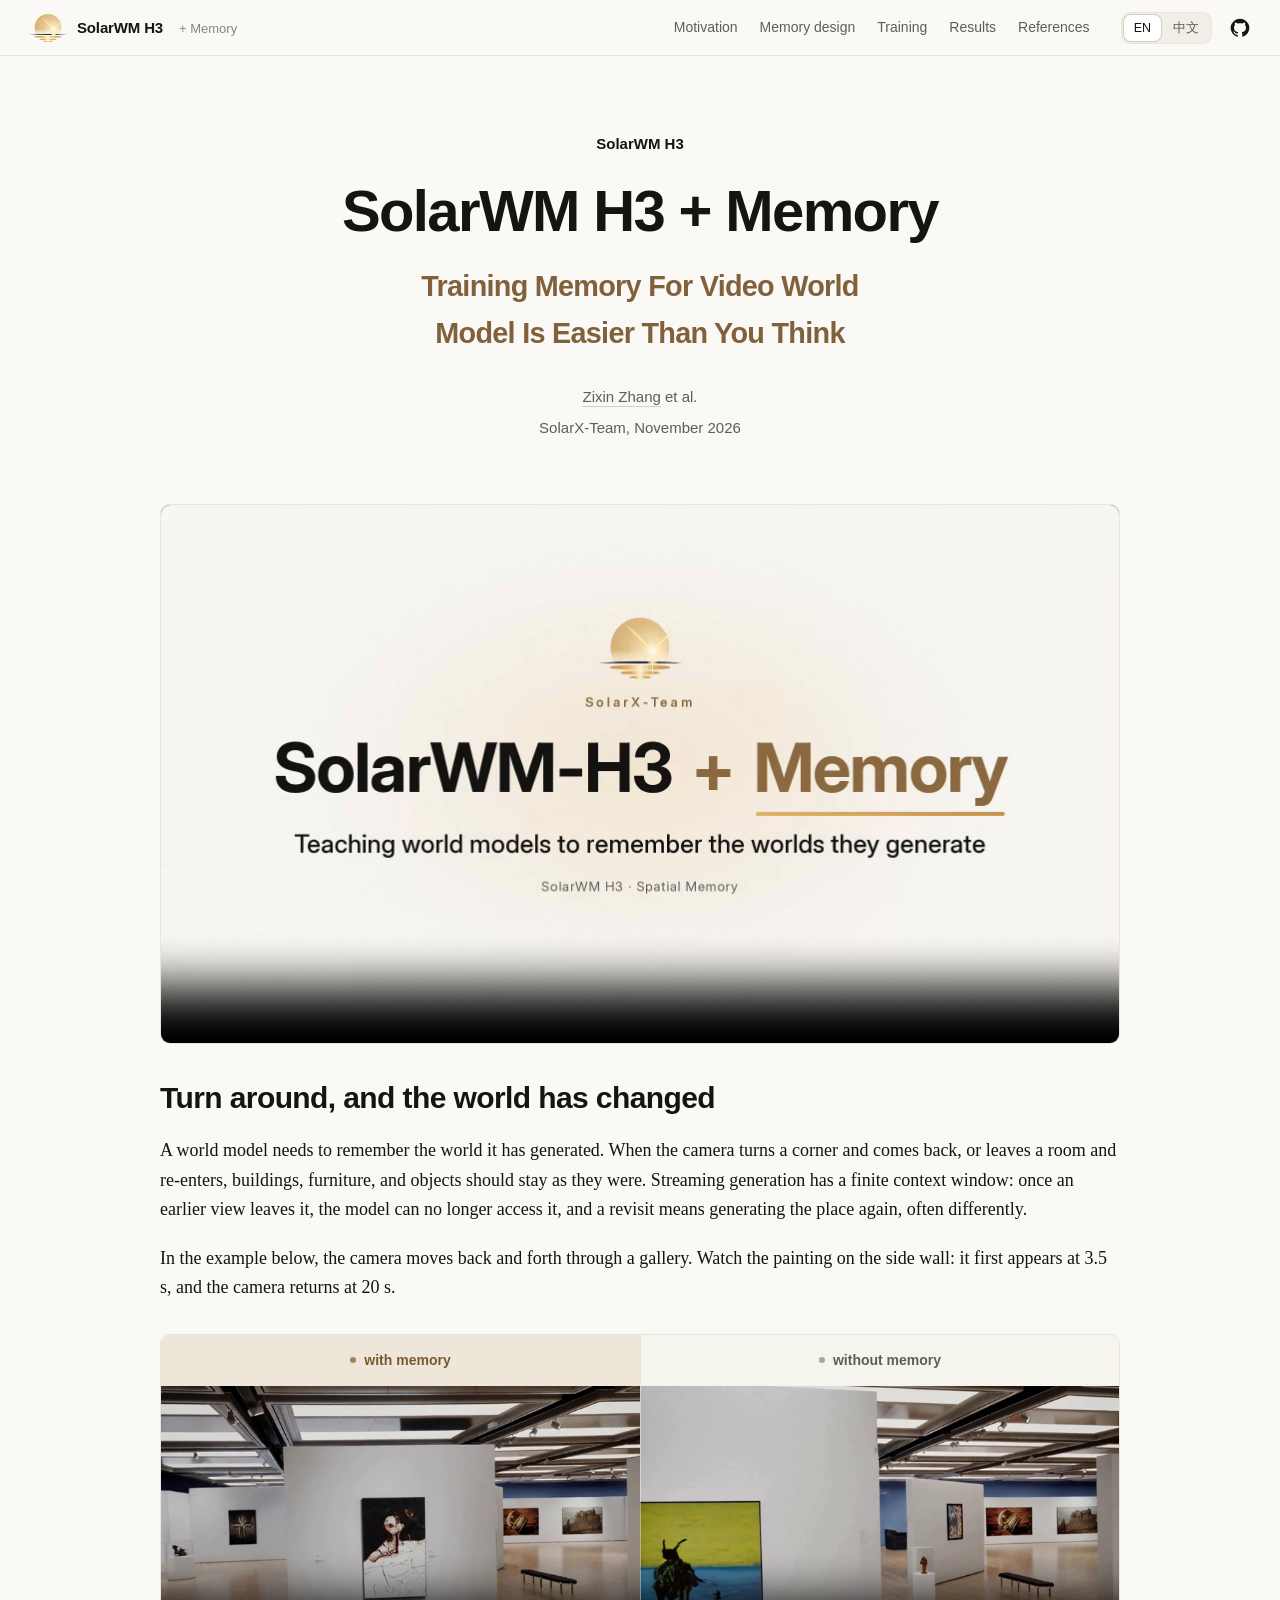
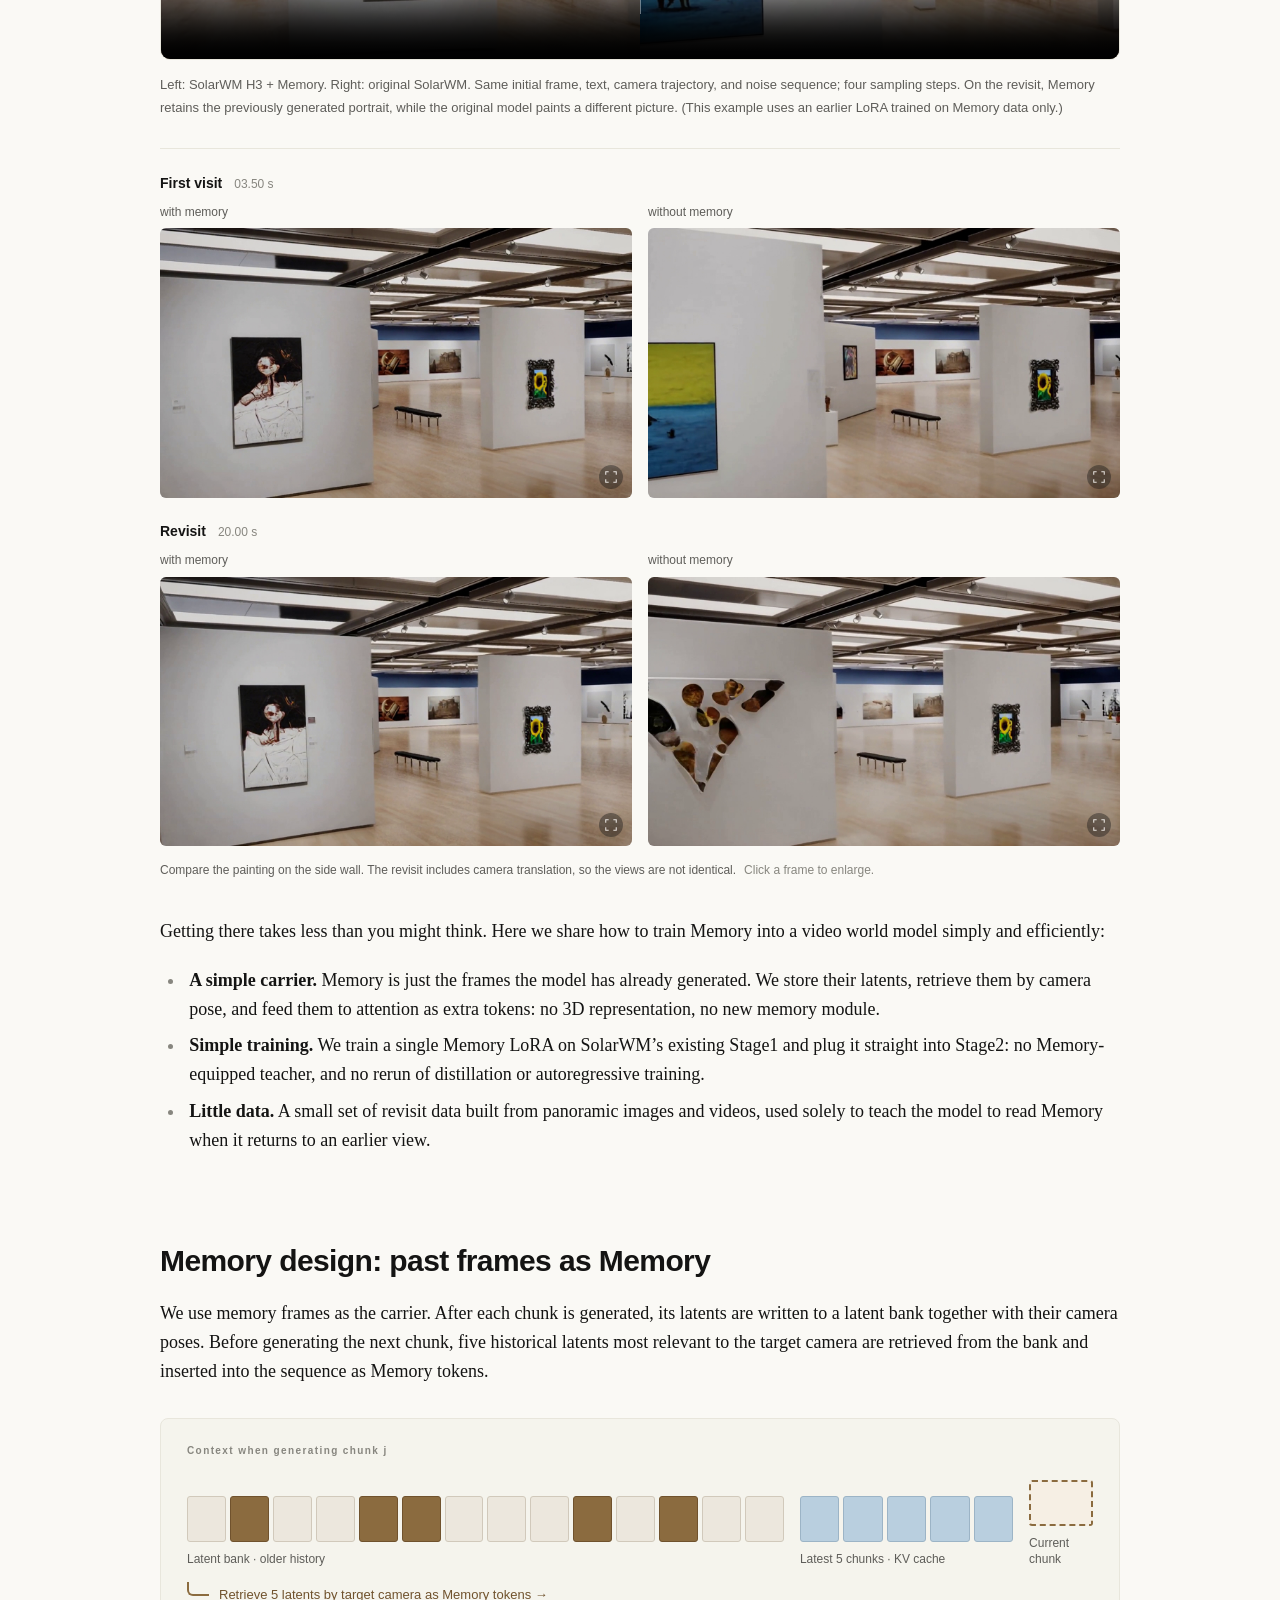
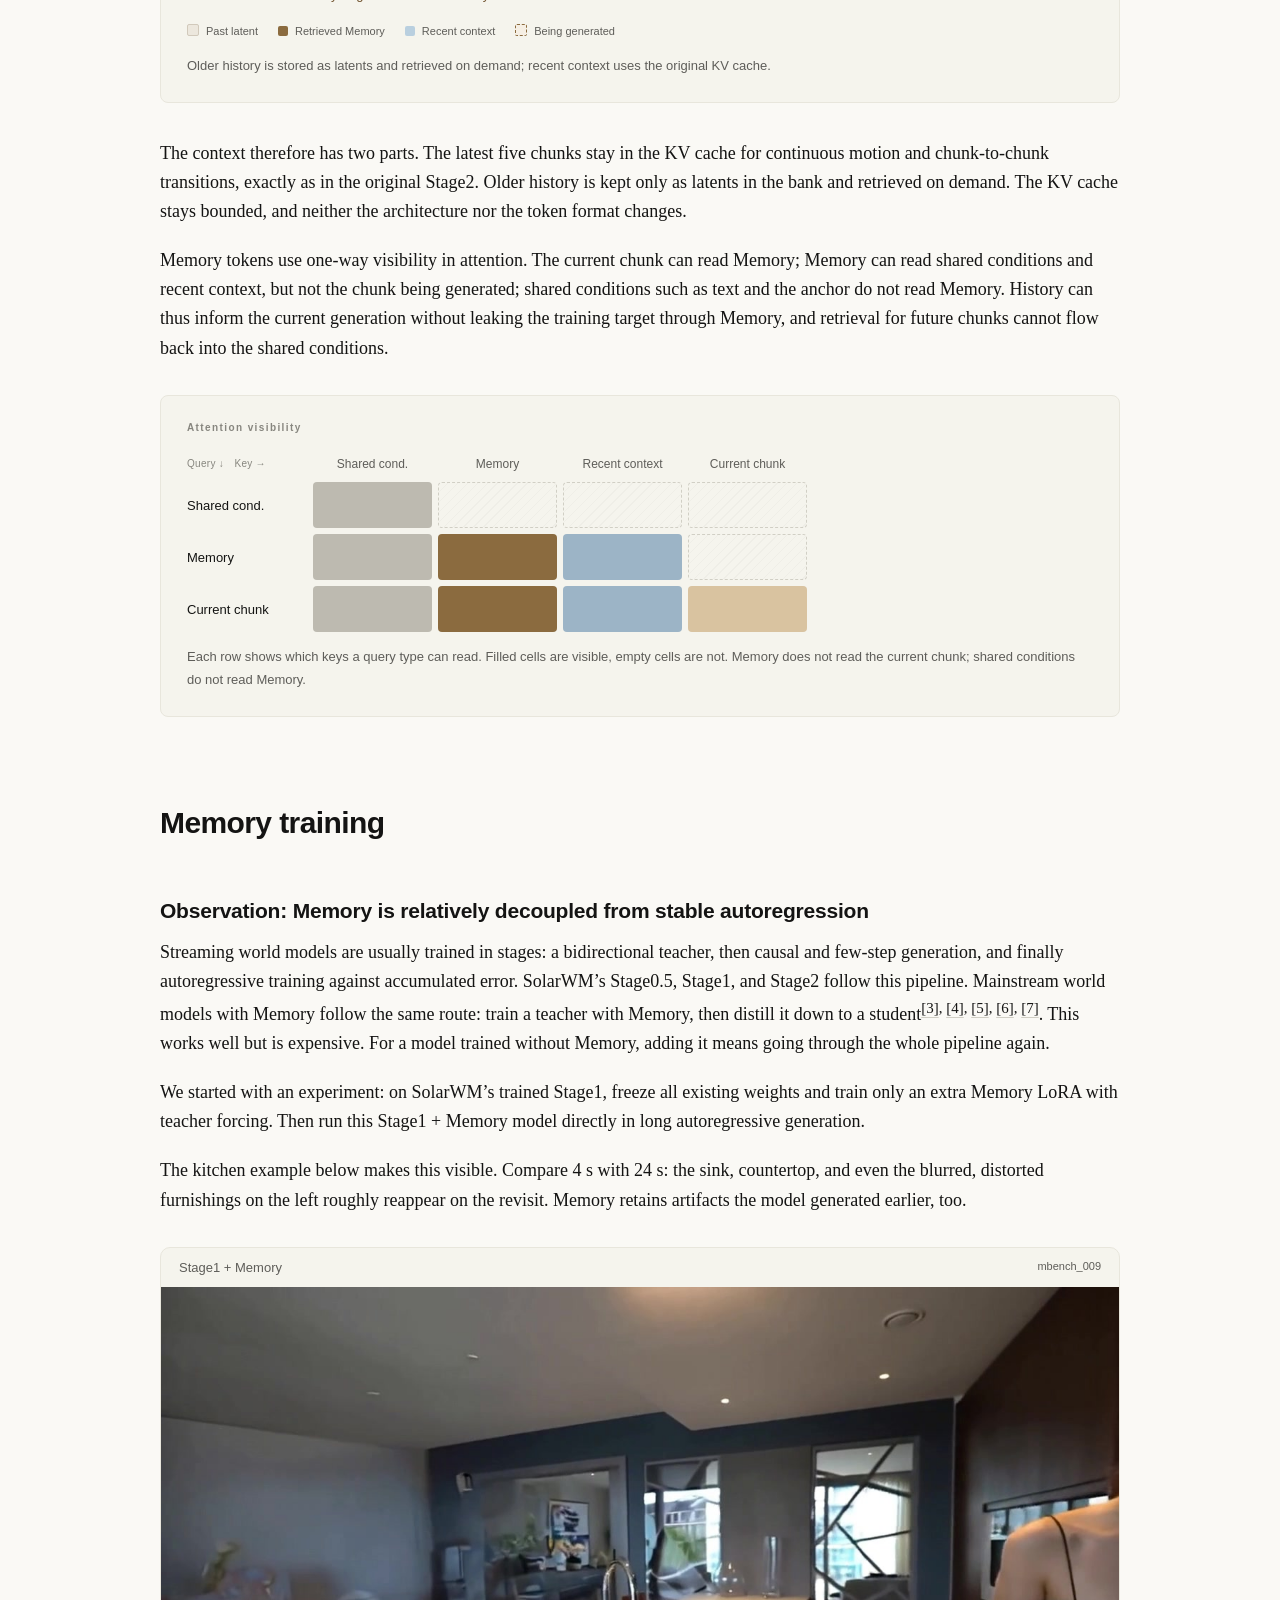
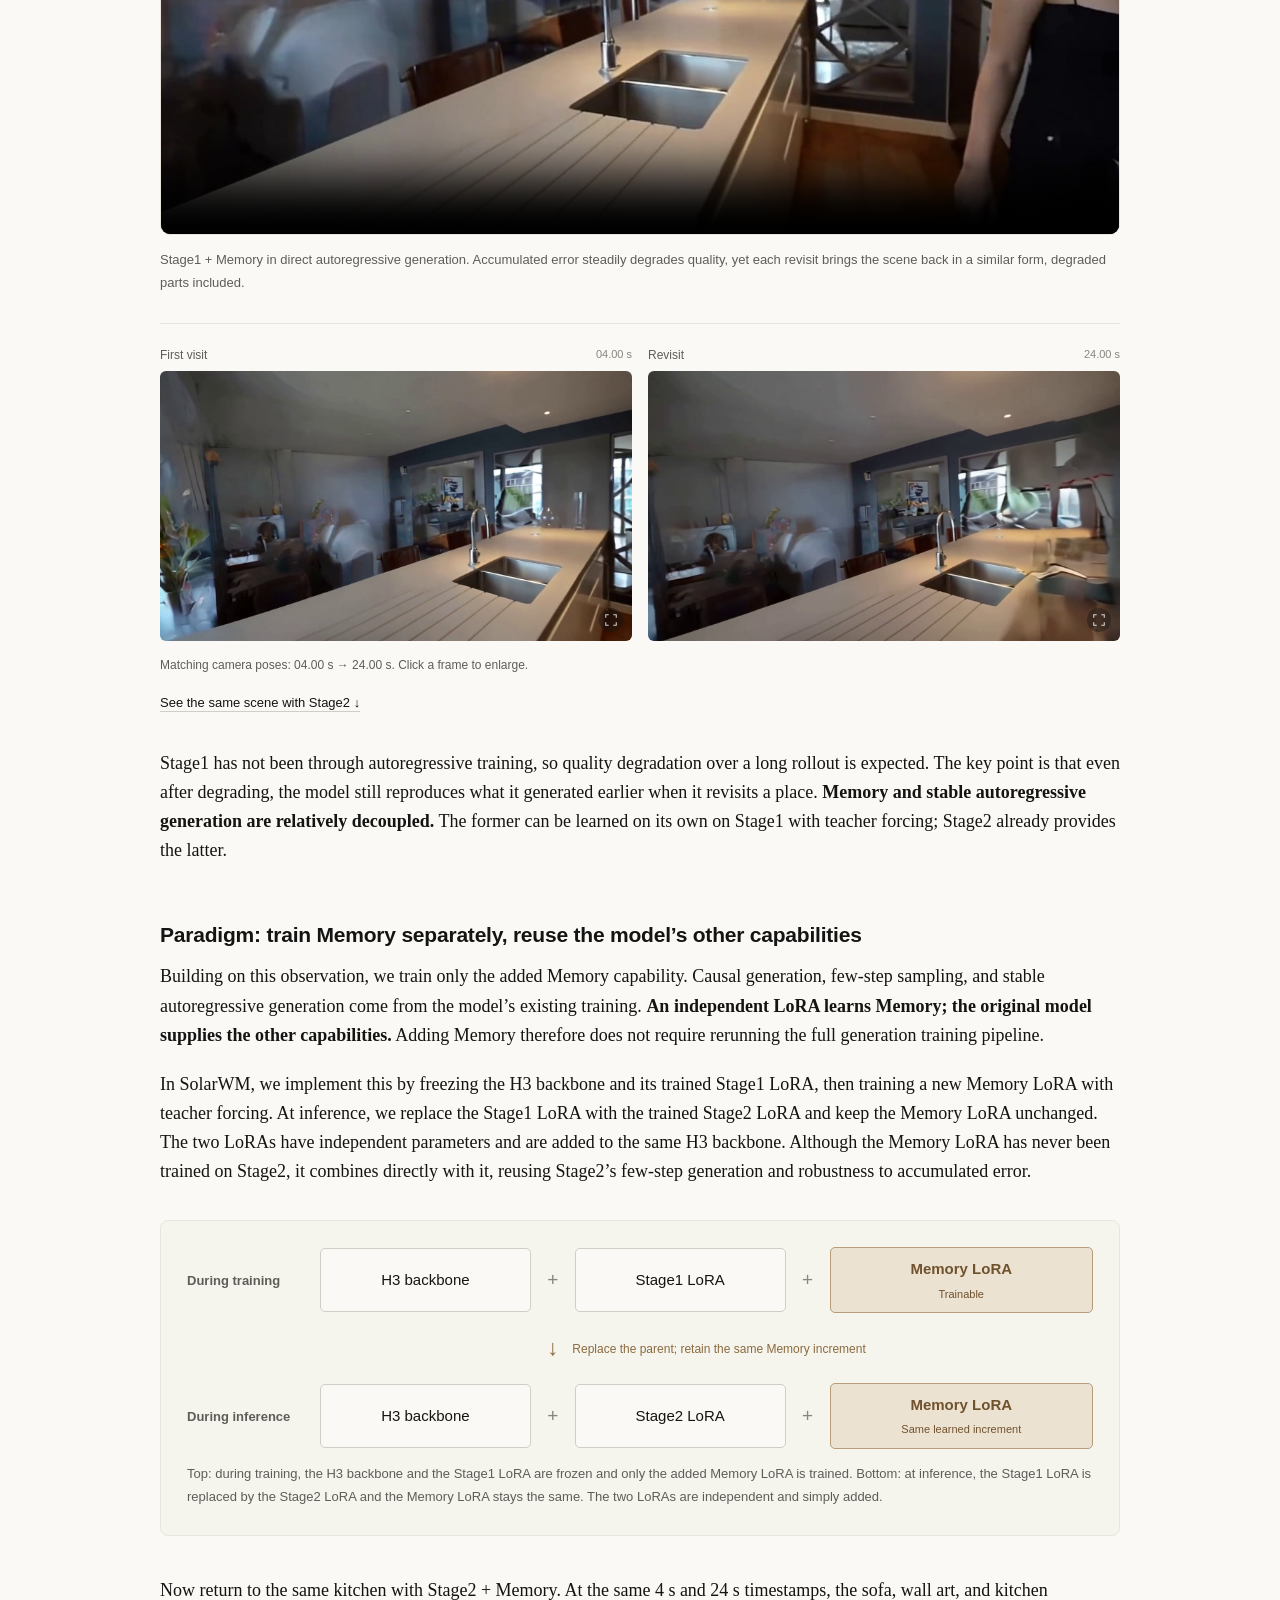
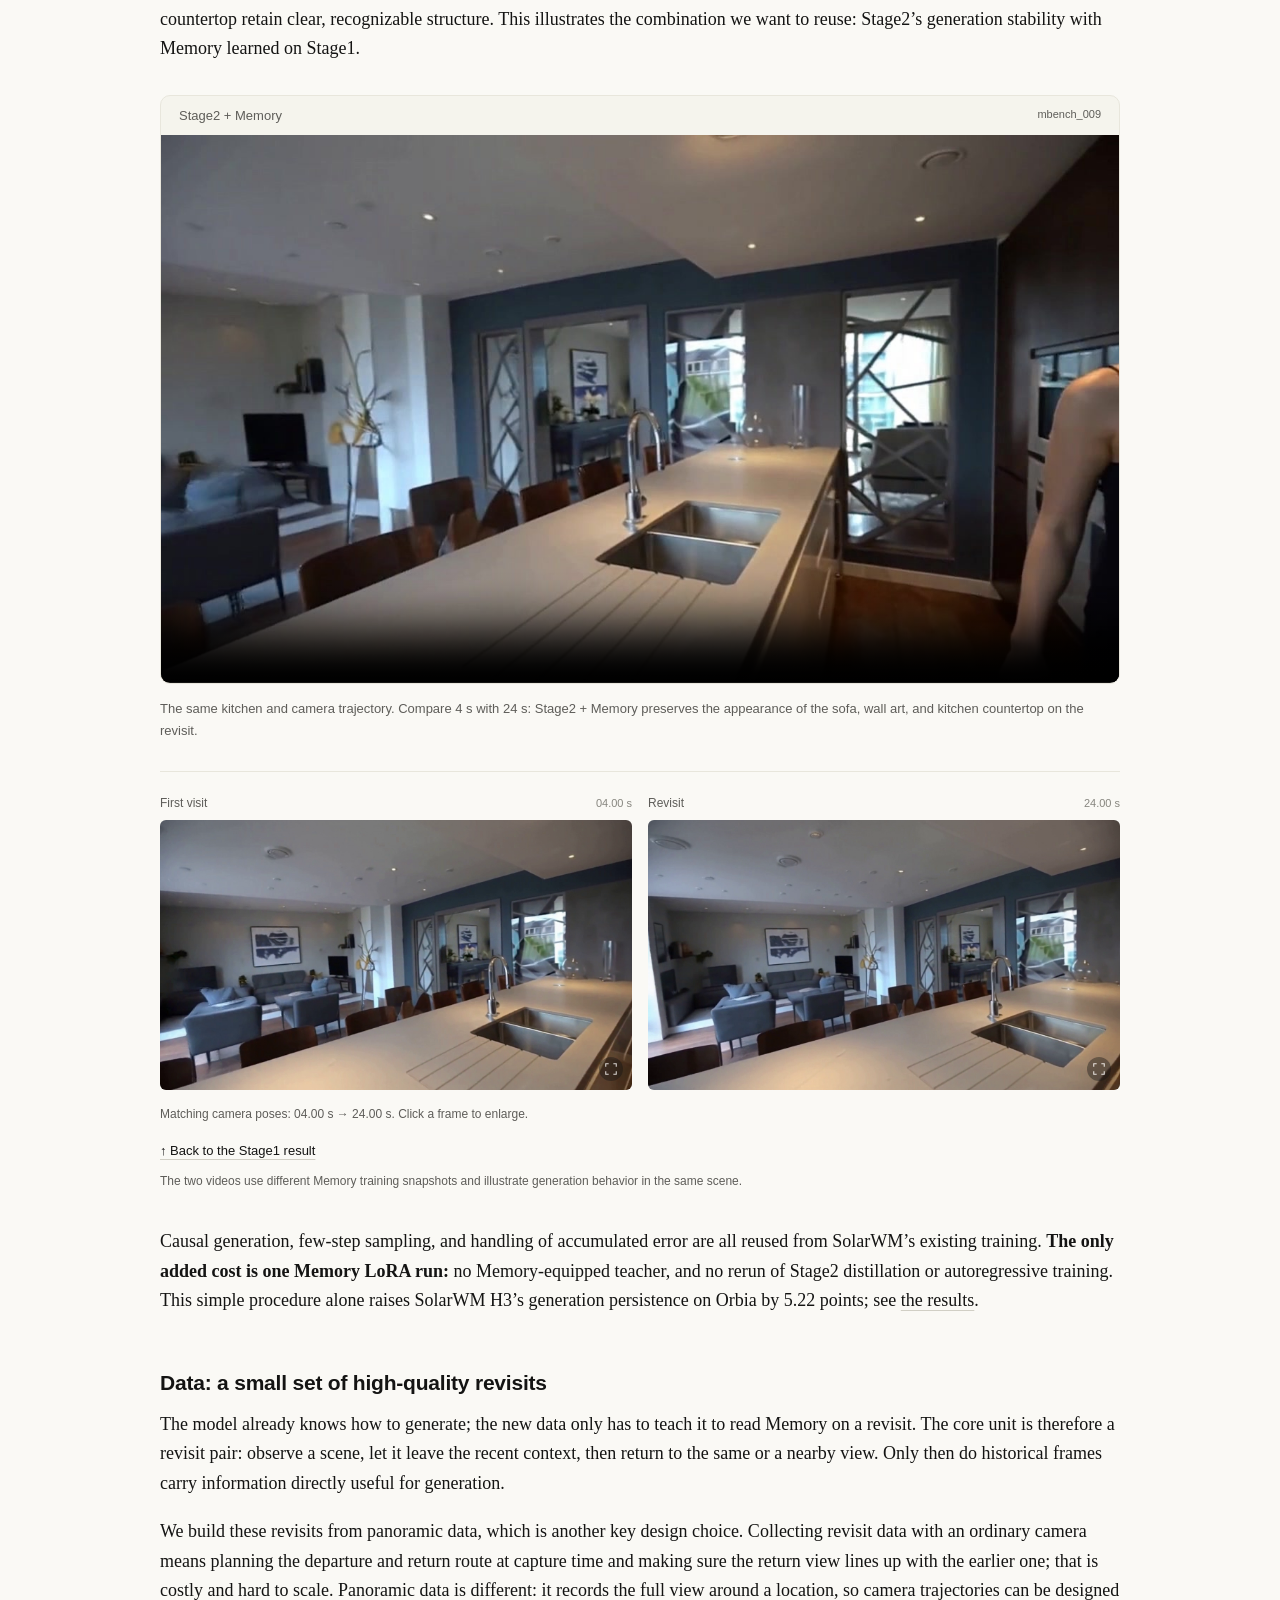
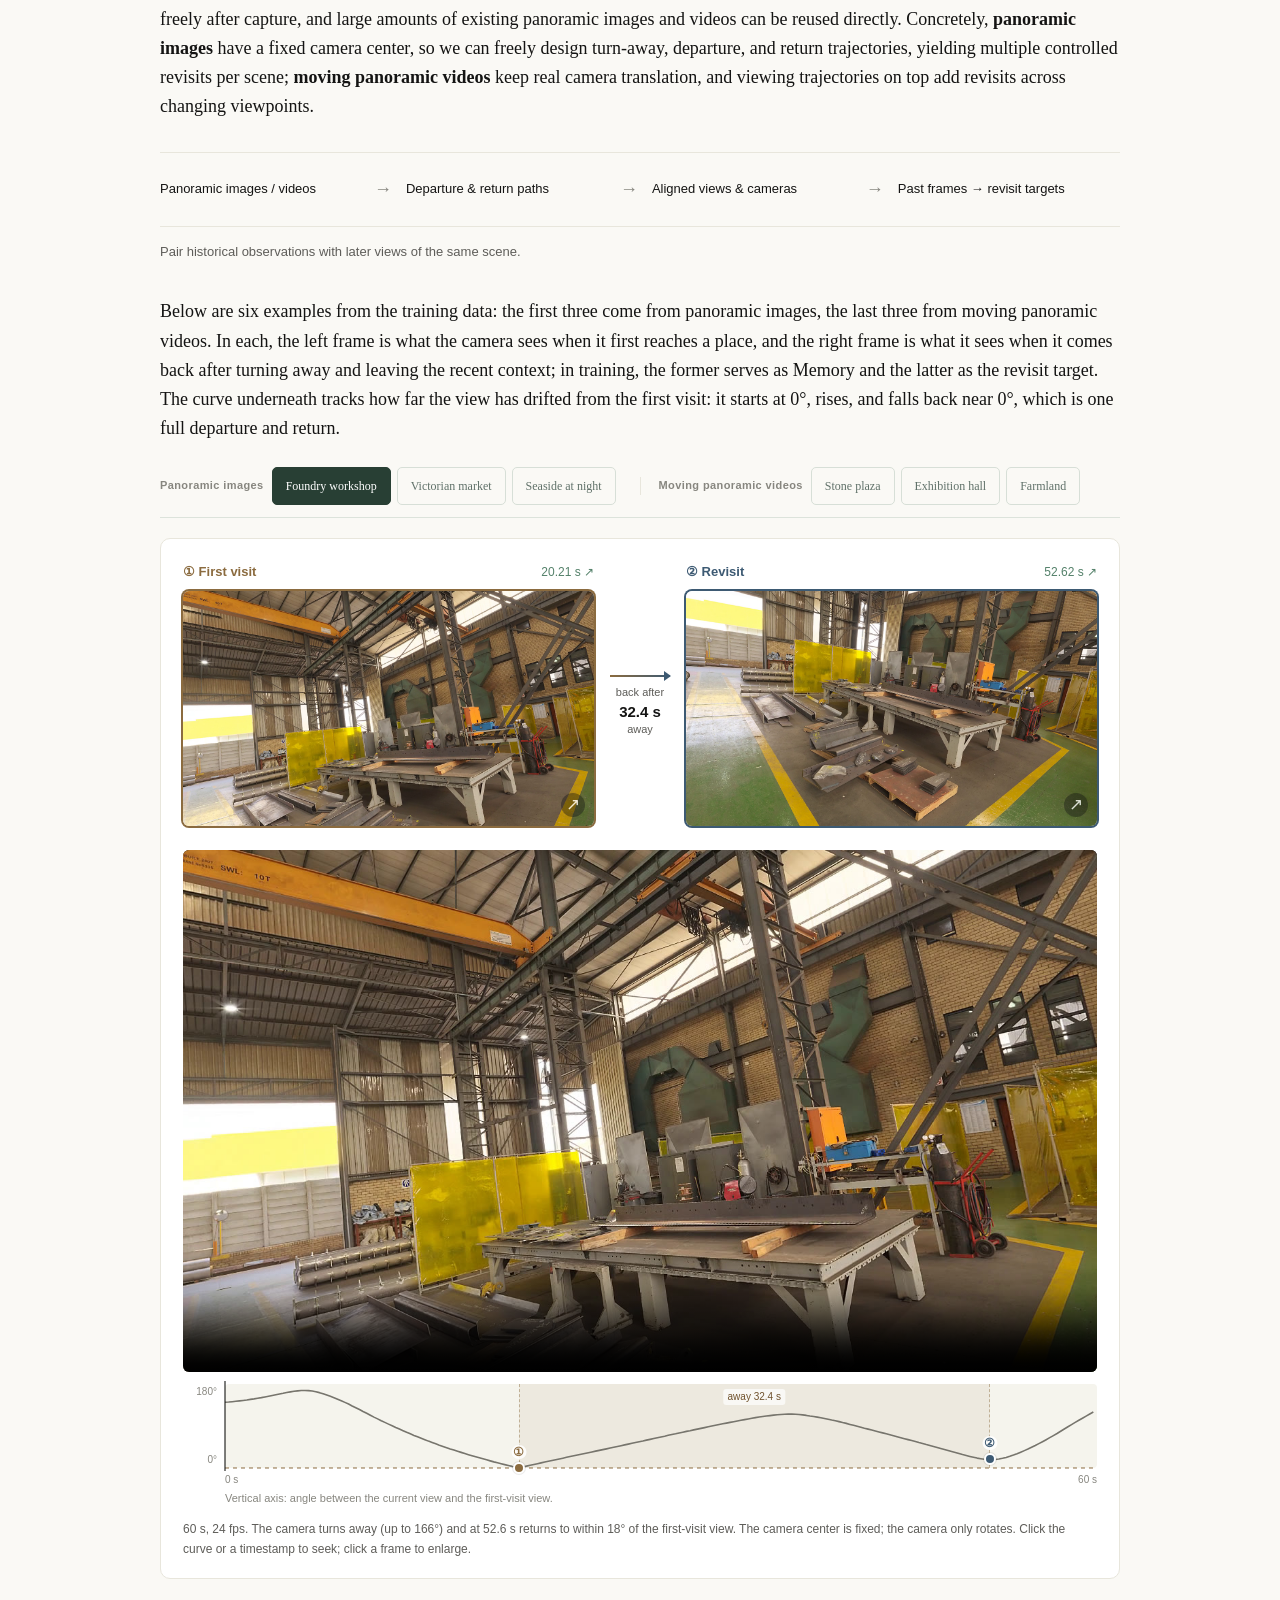
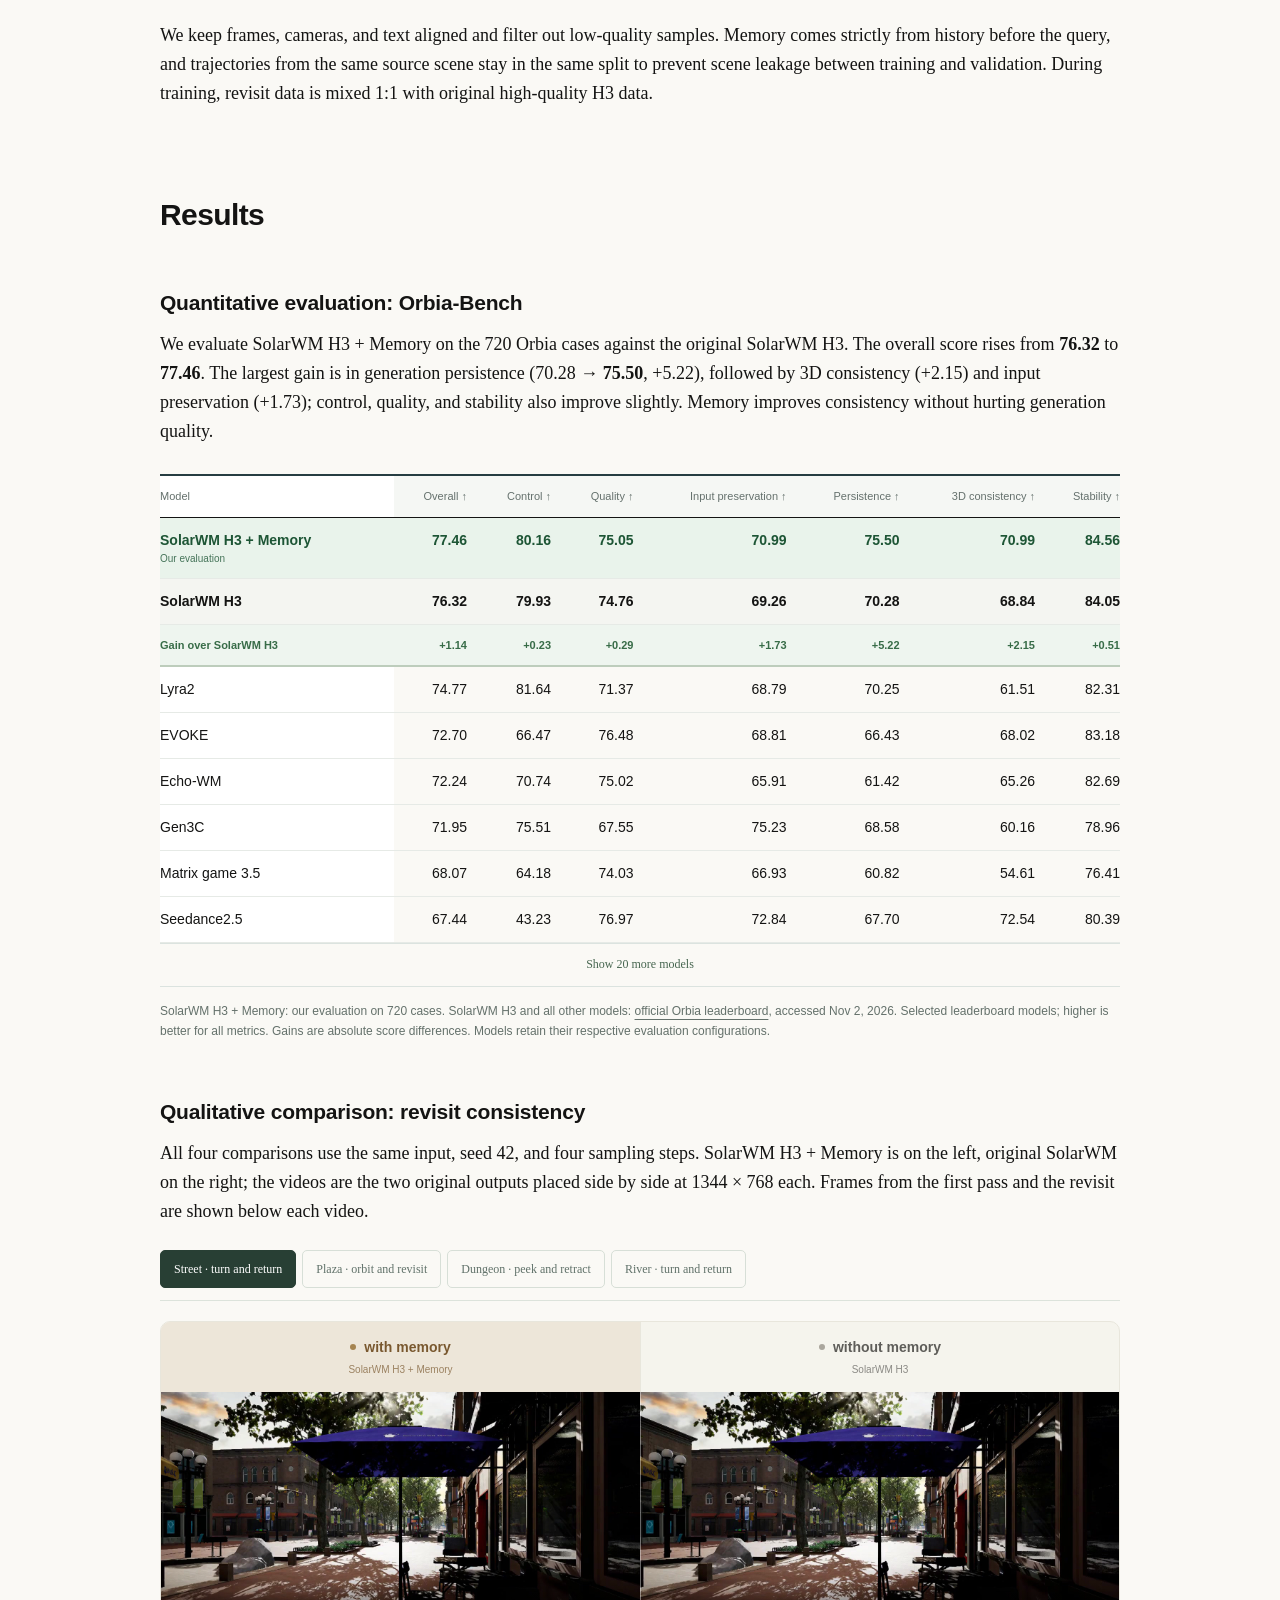
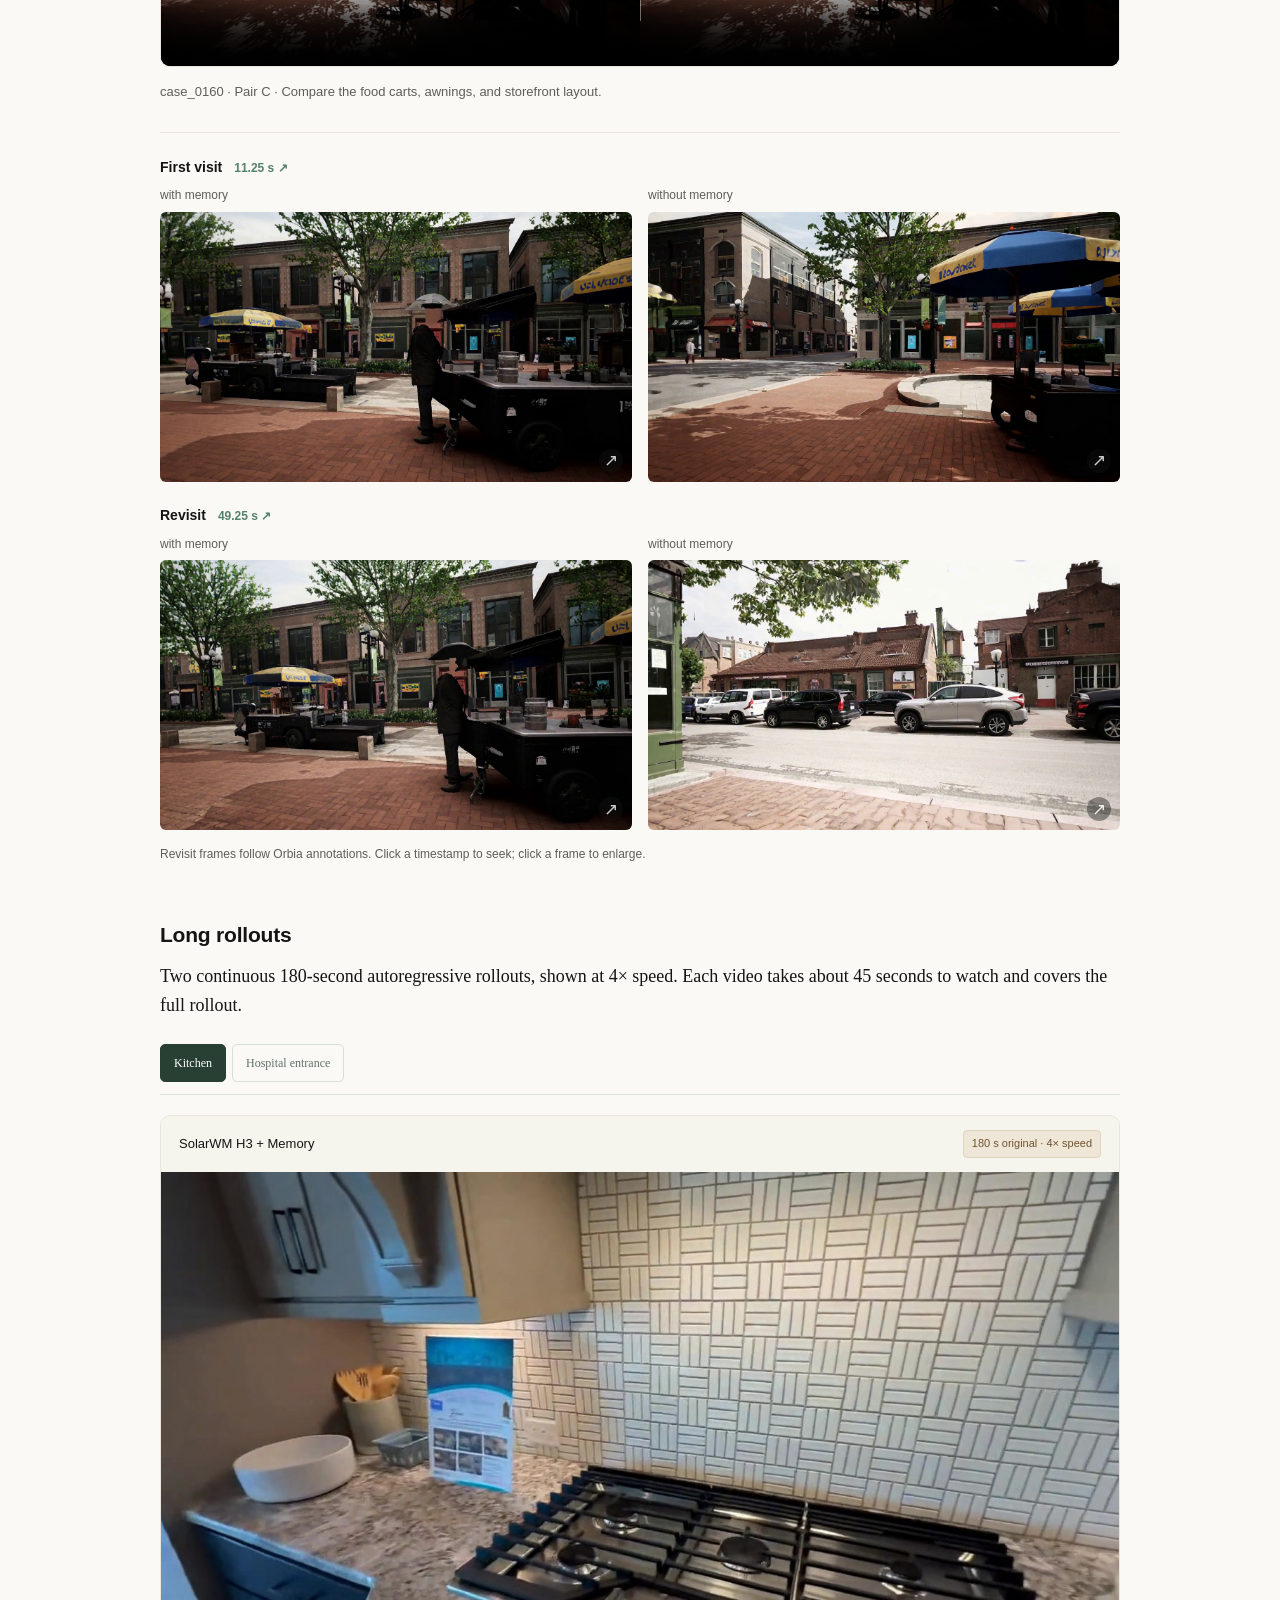
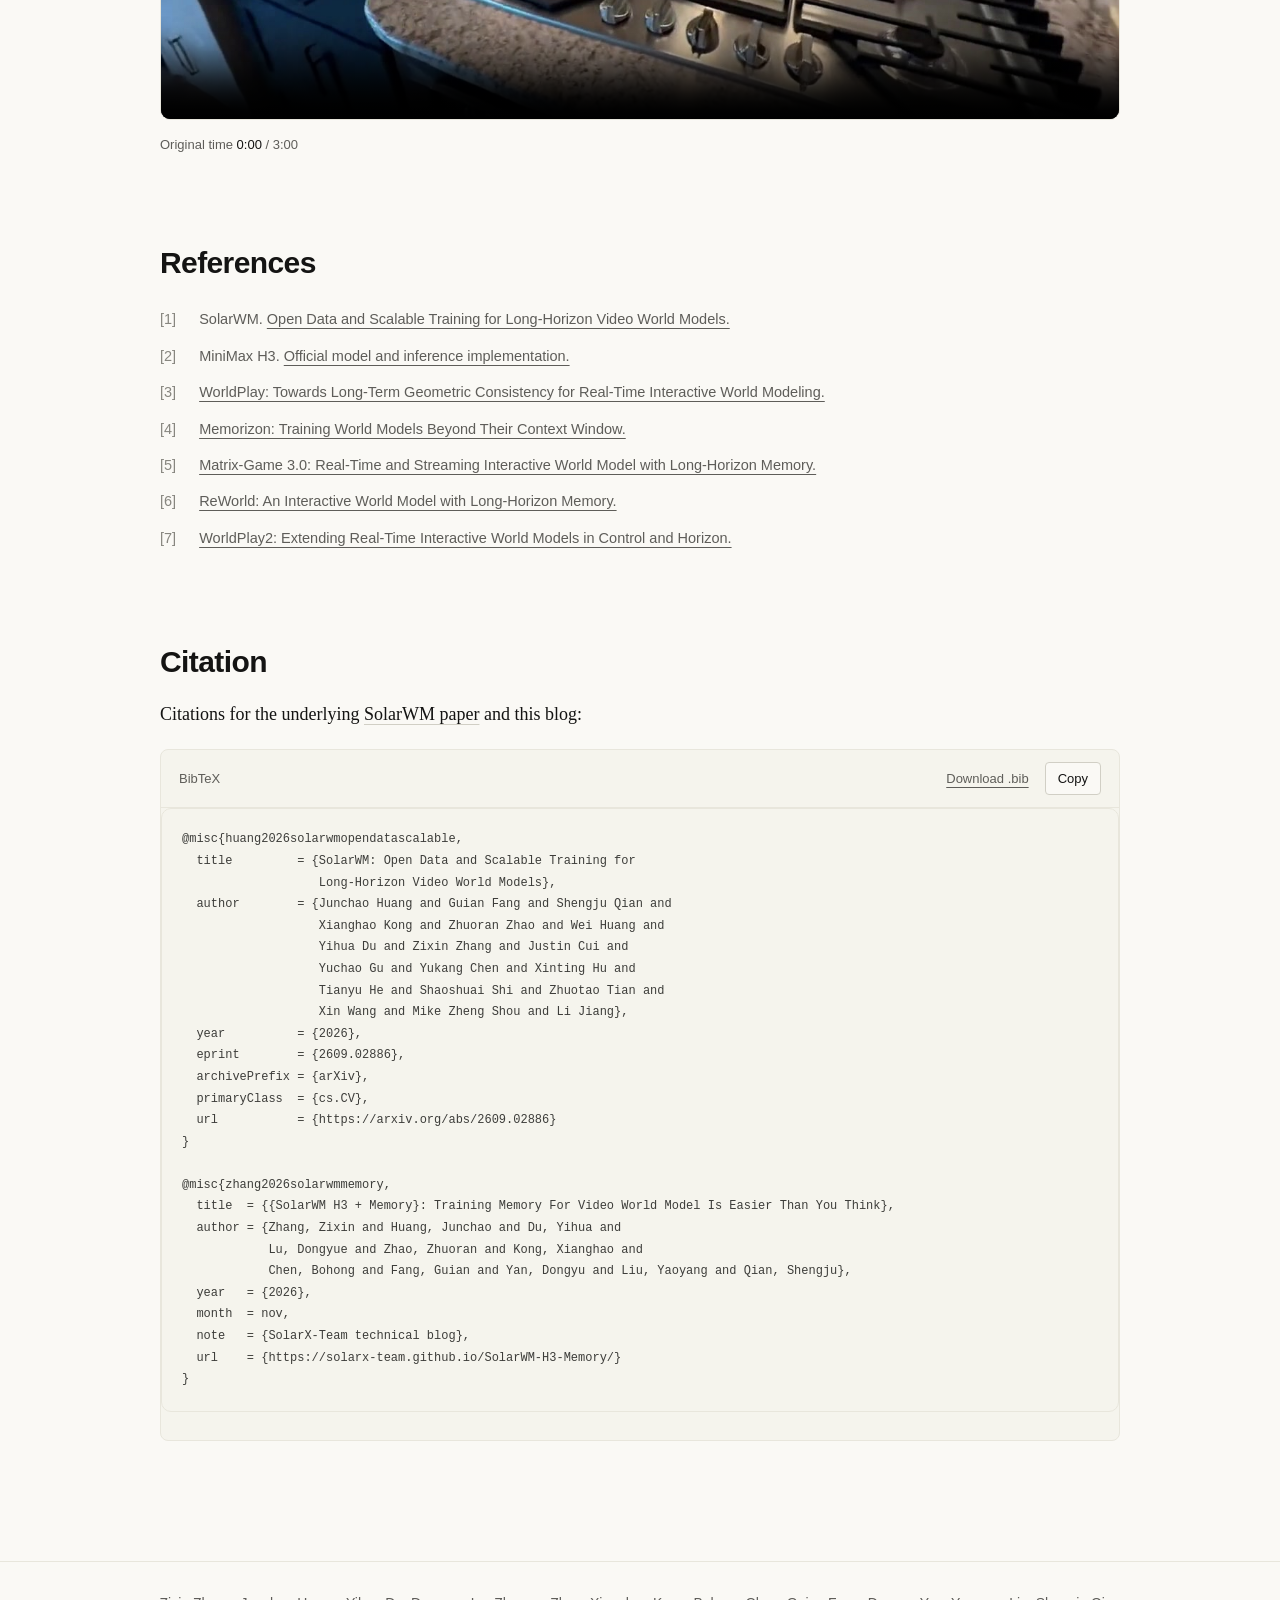
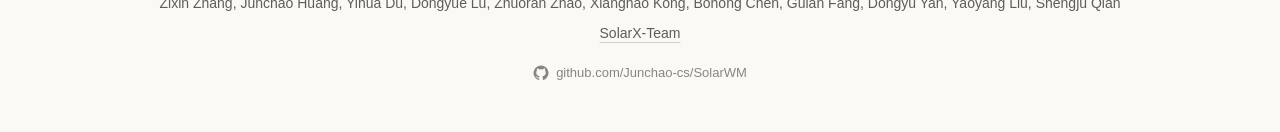
<file: en.html>
<!doctype html><html lang="en"><head><meta charset="utf-8"><title>SolarWM H3 + Memory — SolarX-Team</title><link rel="canonical" href="https://solarx-team.github.io/SolarWM-H3-Memory/"><meta http-equiv="refresh" content="0; url=./"><script>location.replace("./"+location.hash)</script></head><body><a href="./">SolarWM H3 + Memory</a></body></html>
</file>
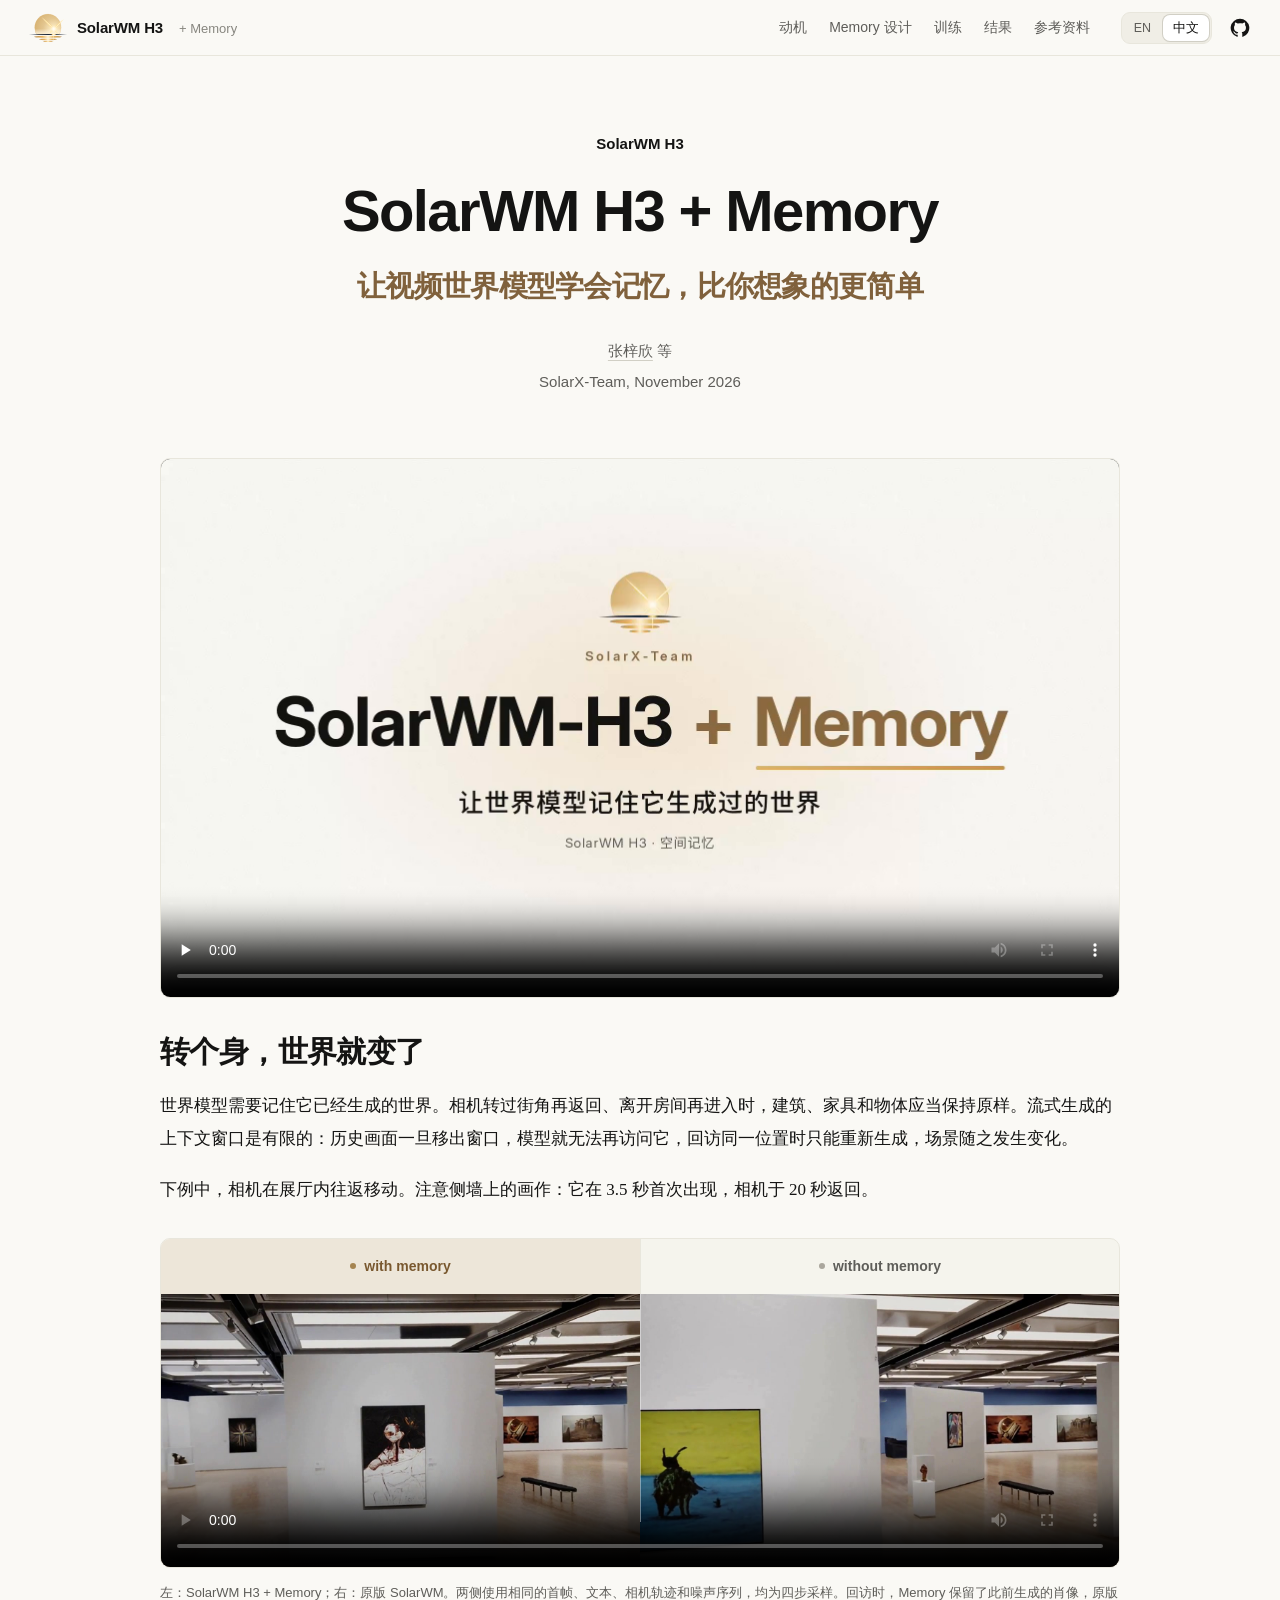
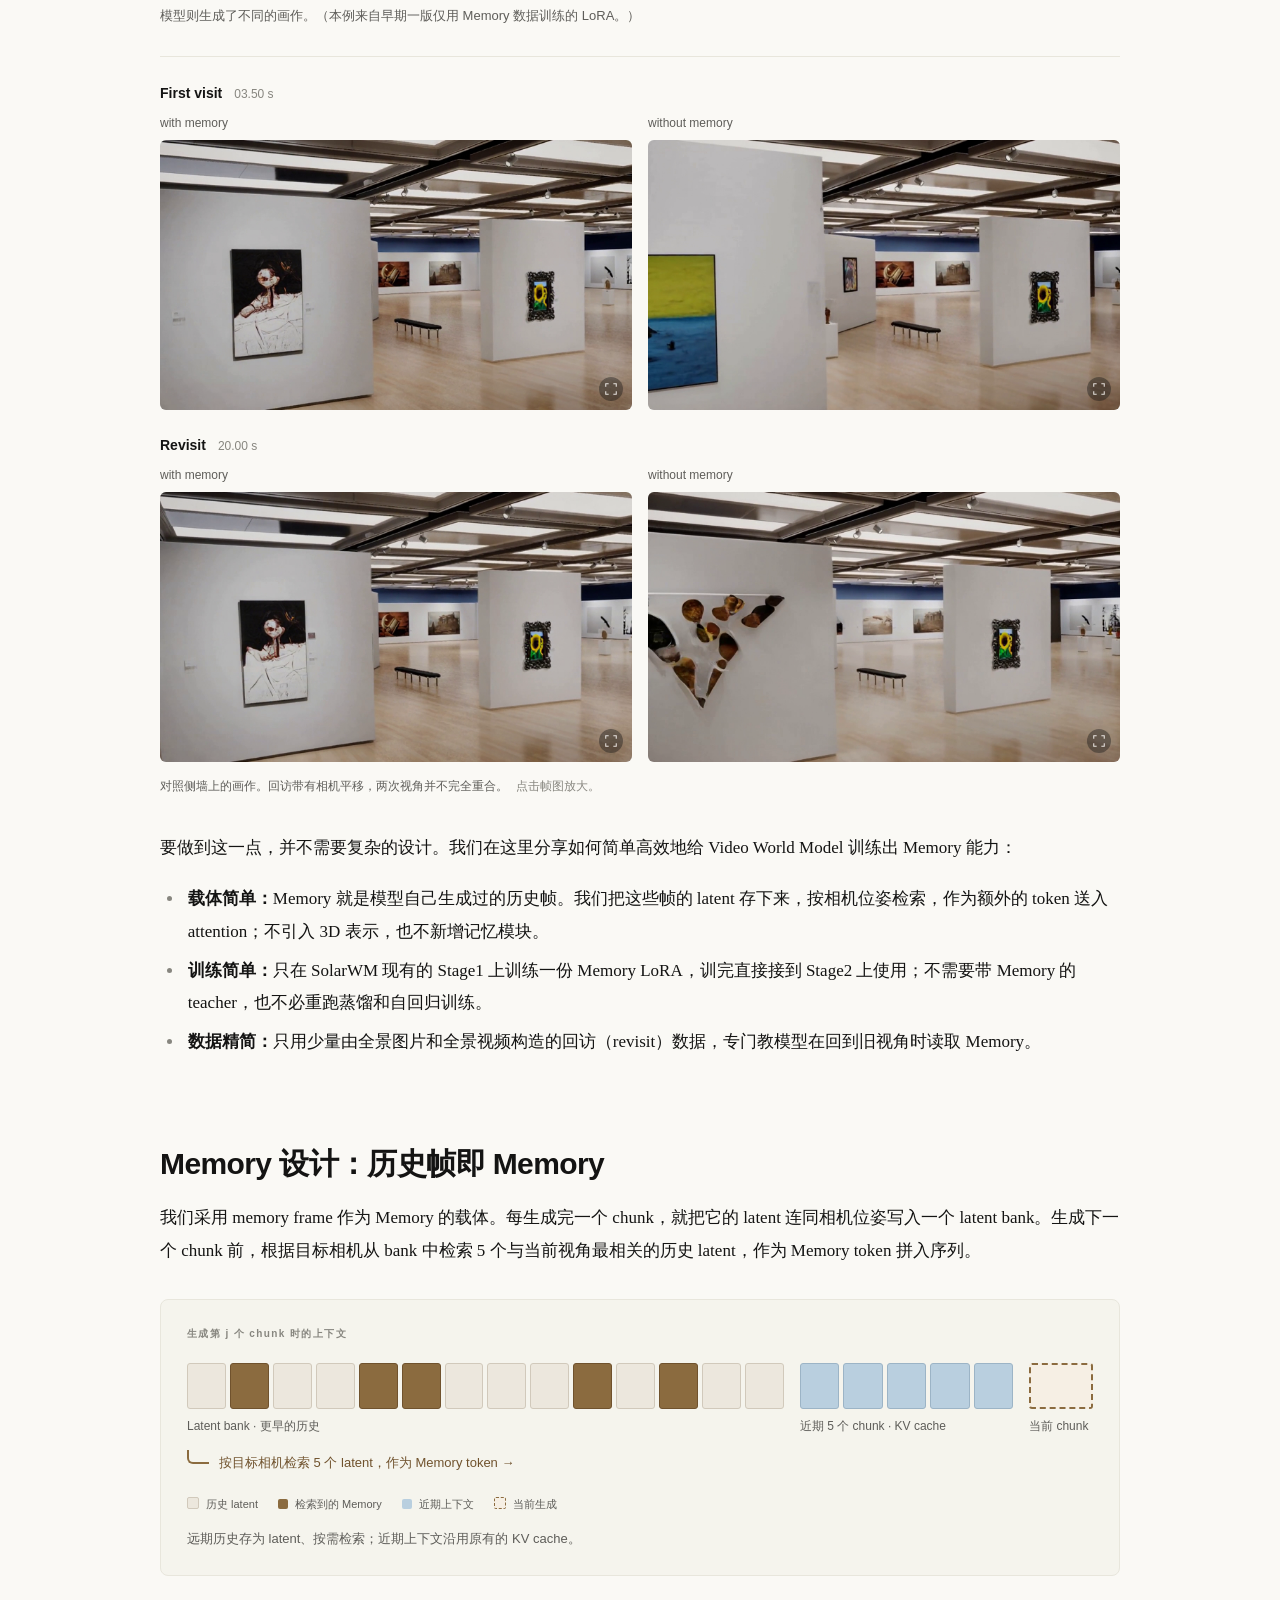
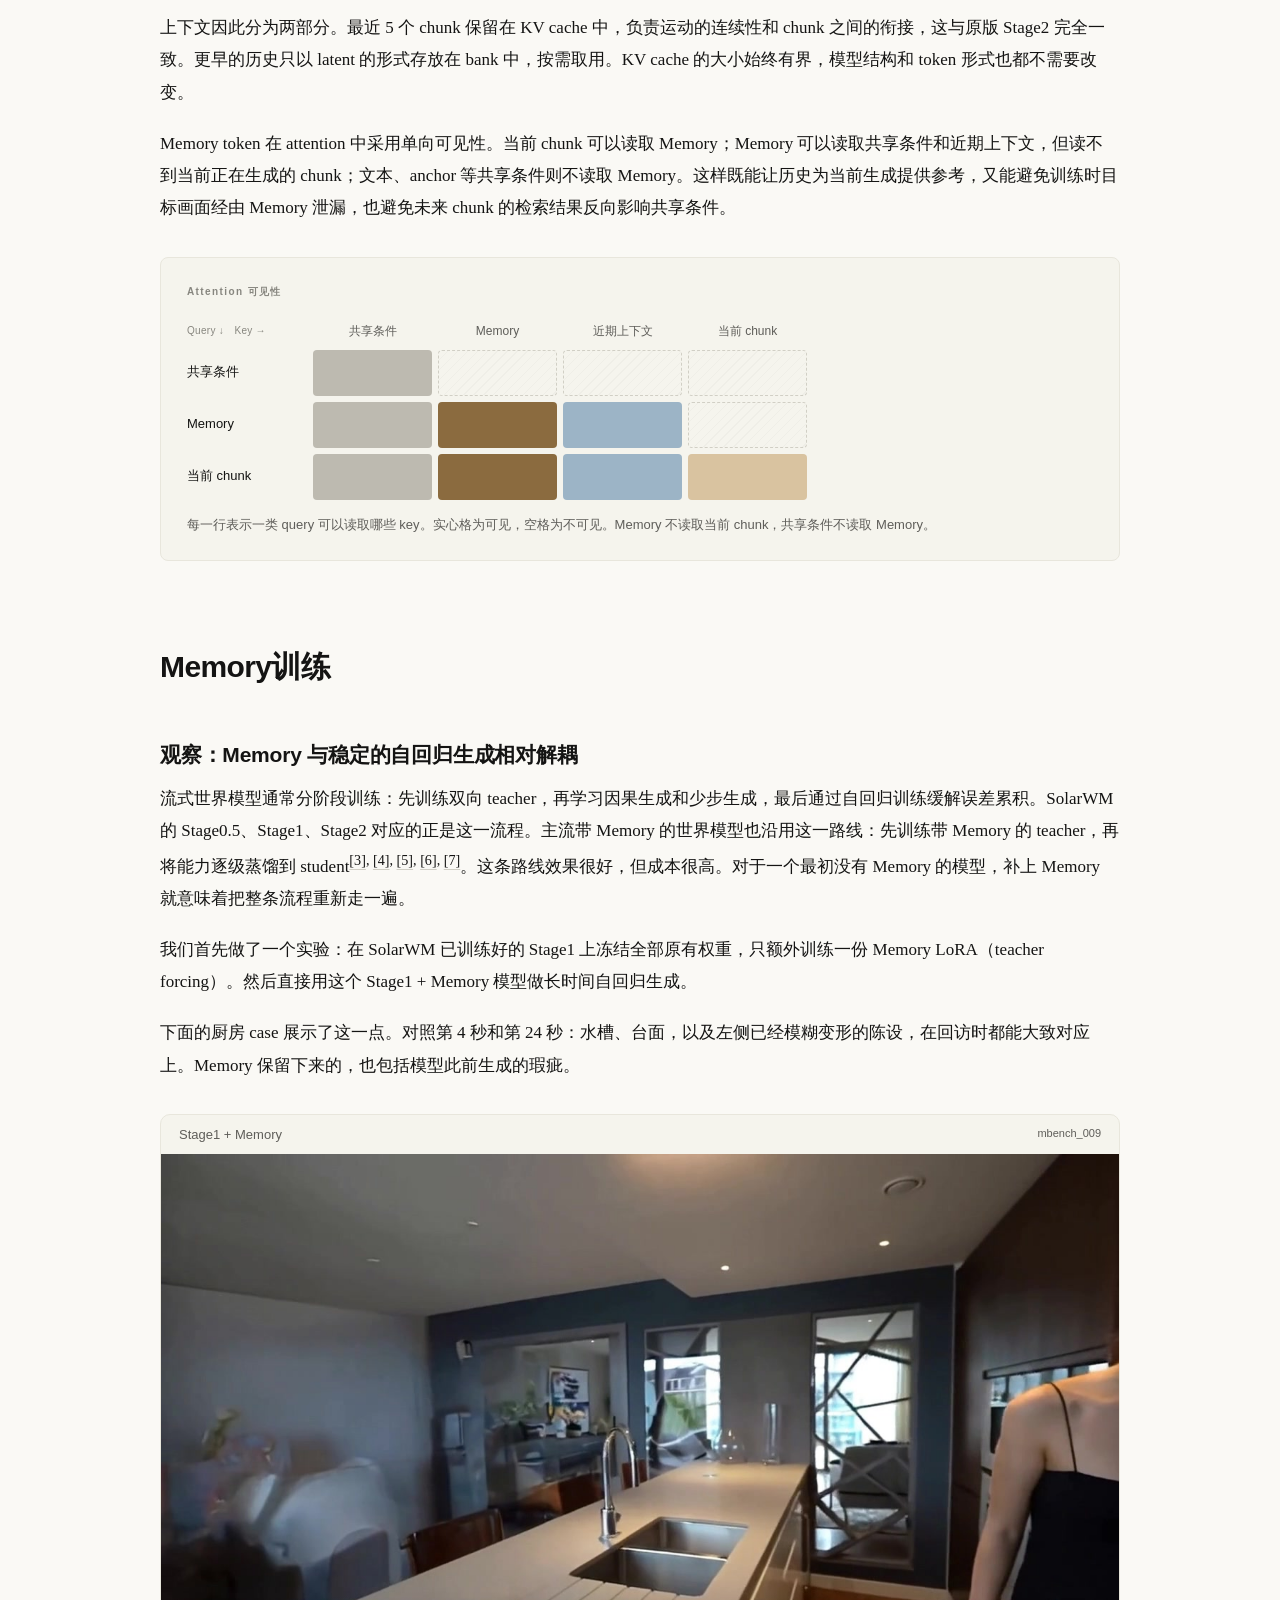
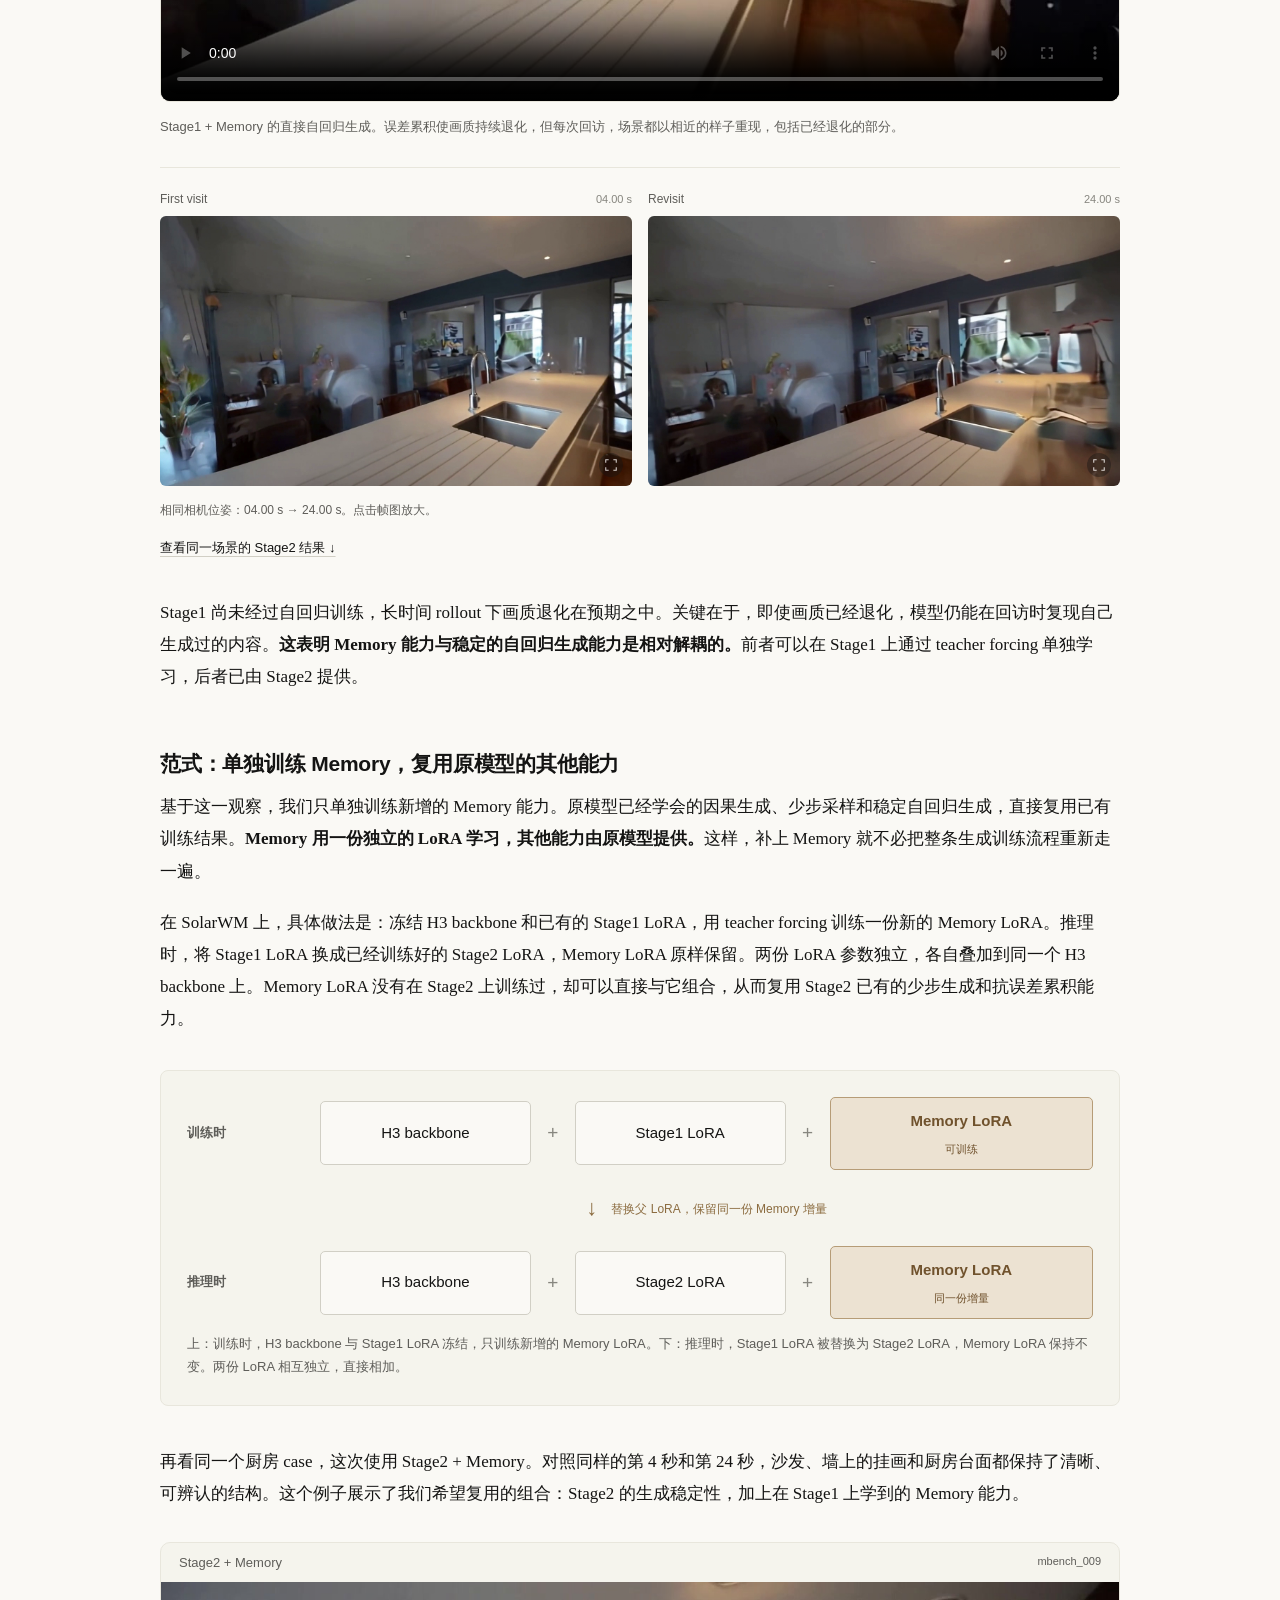
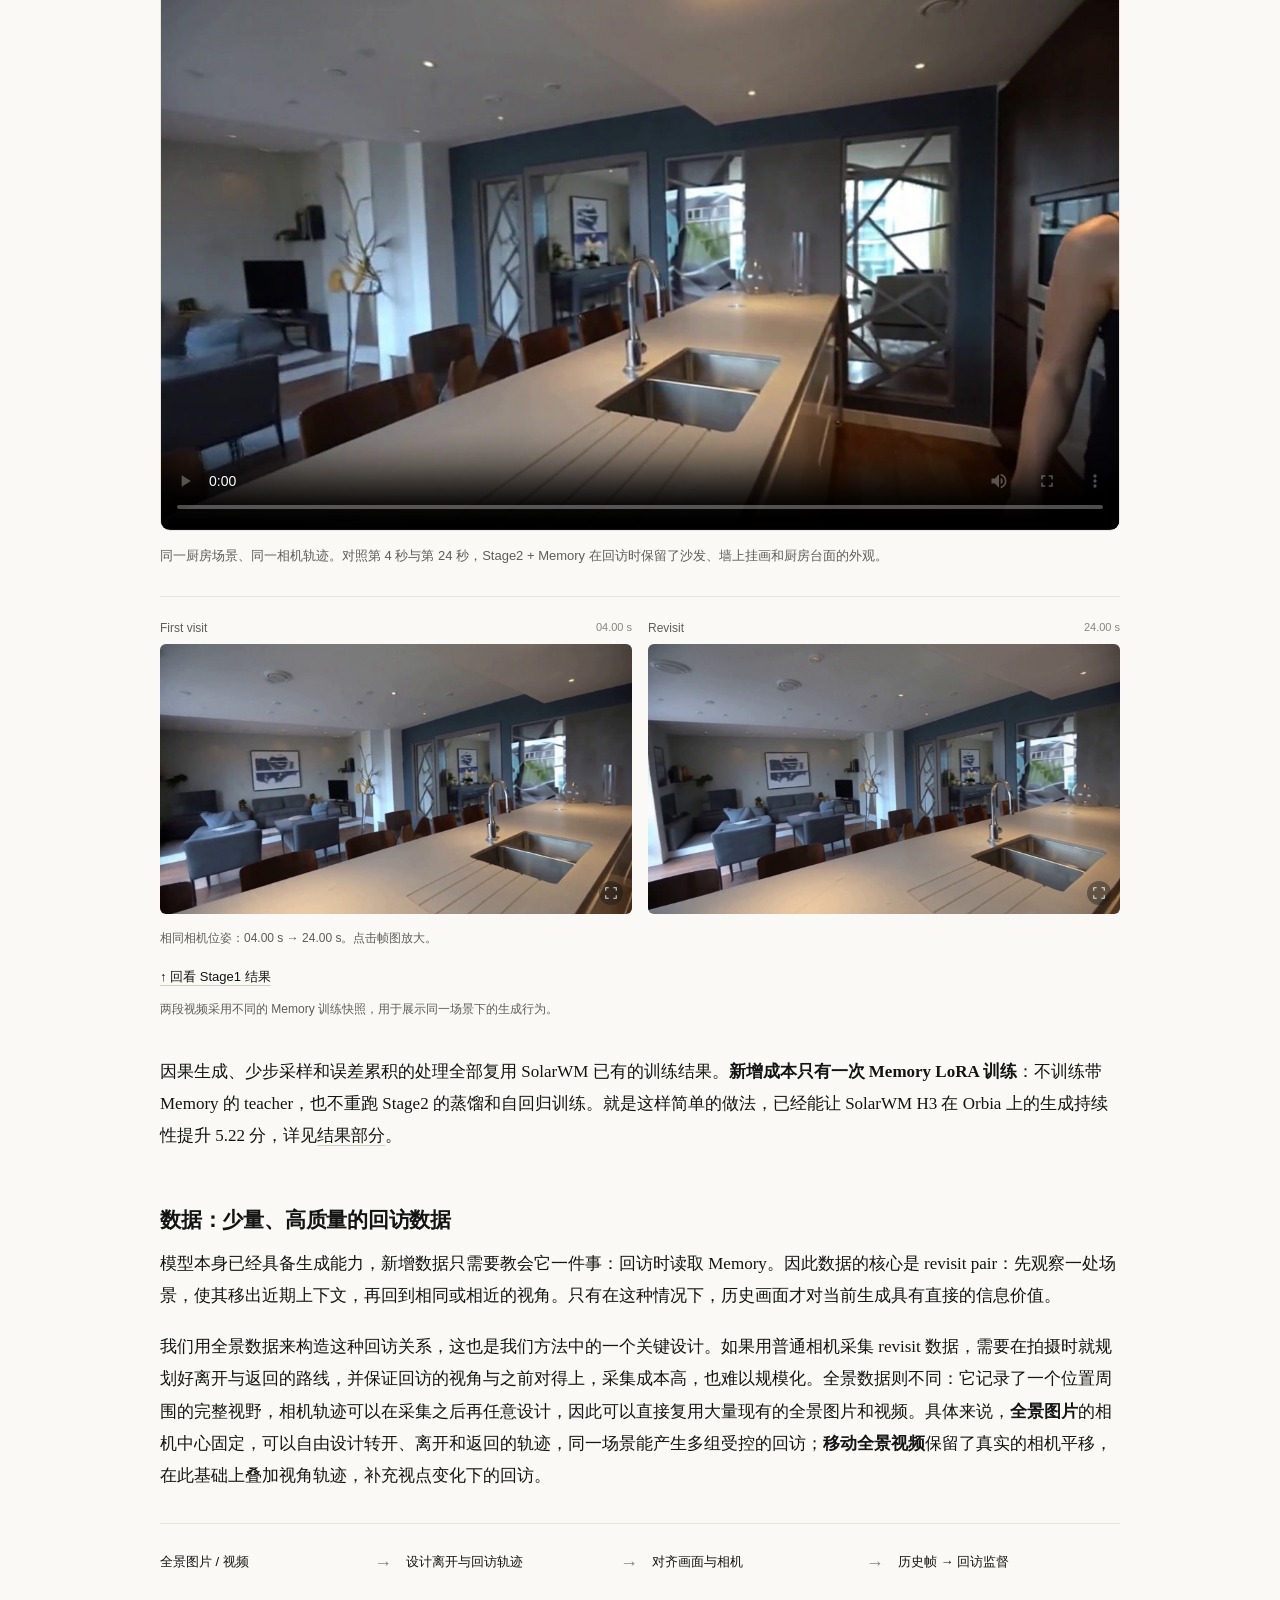
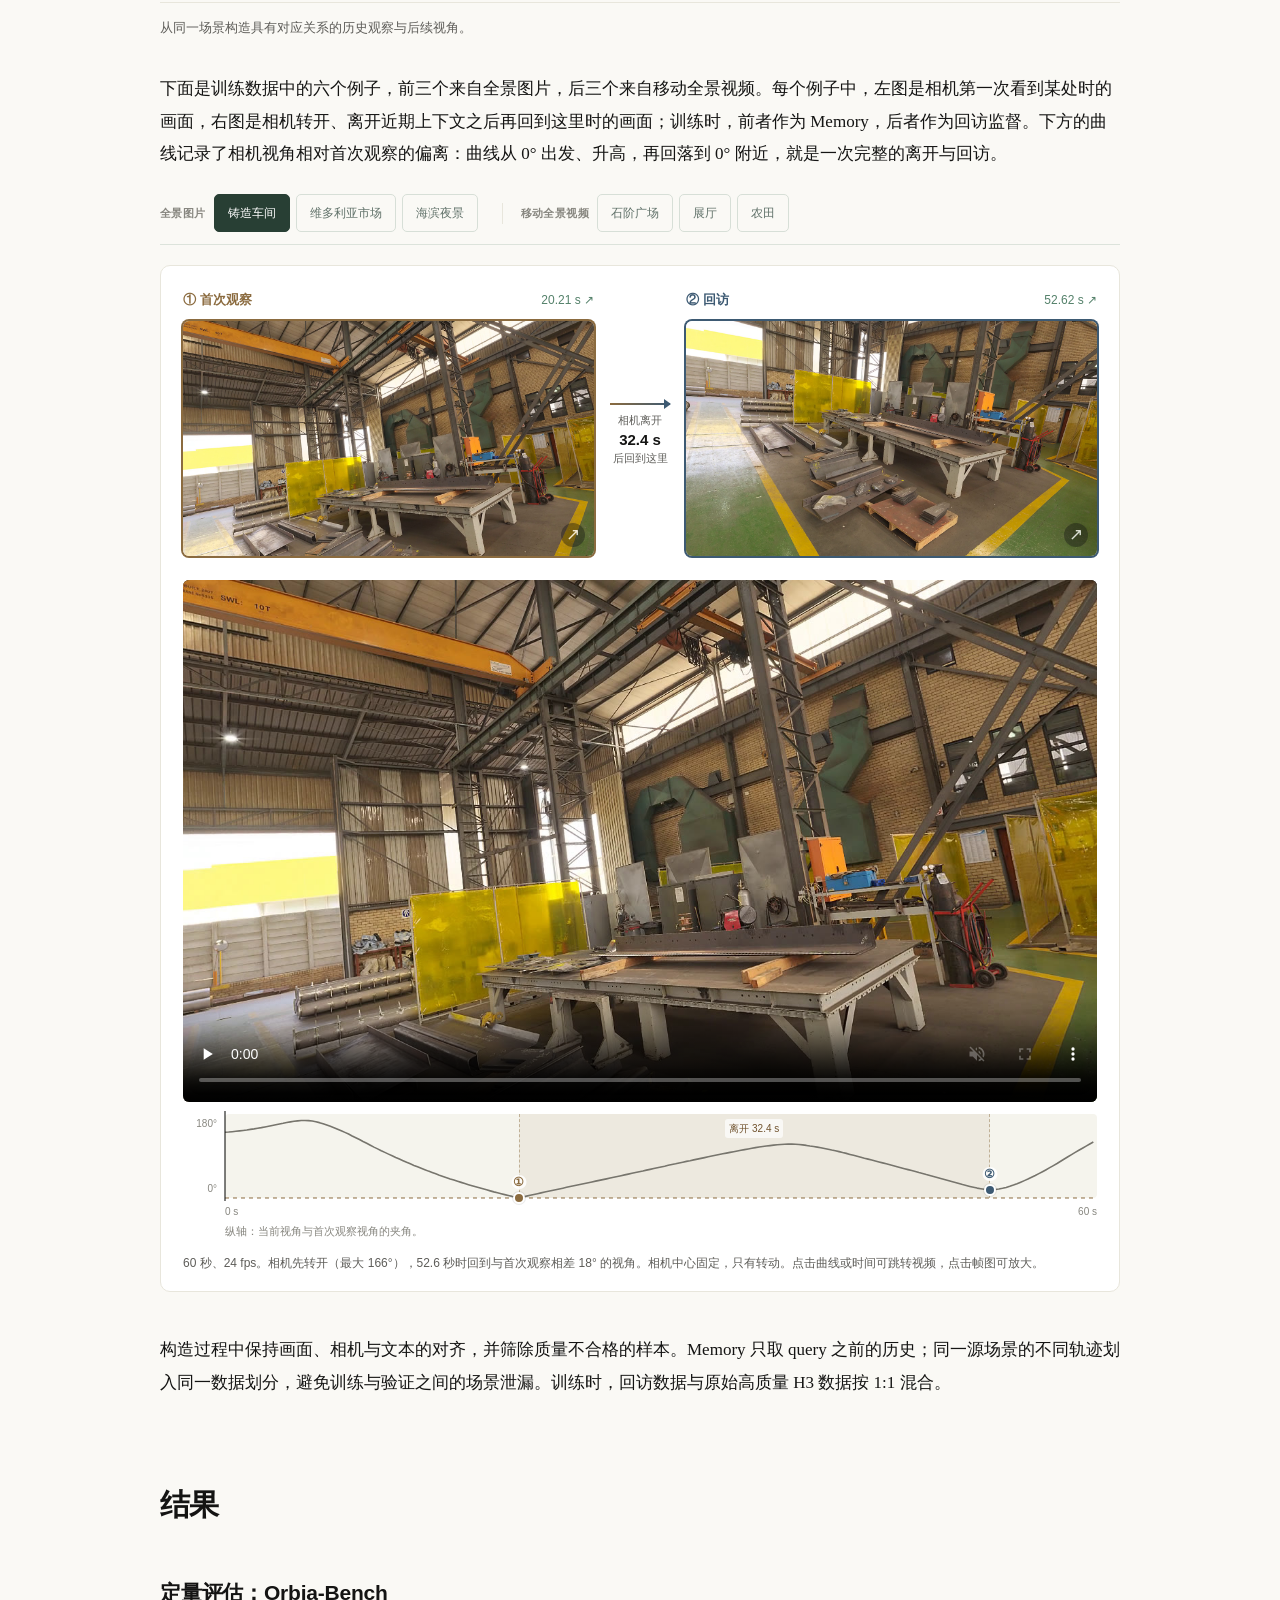
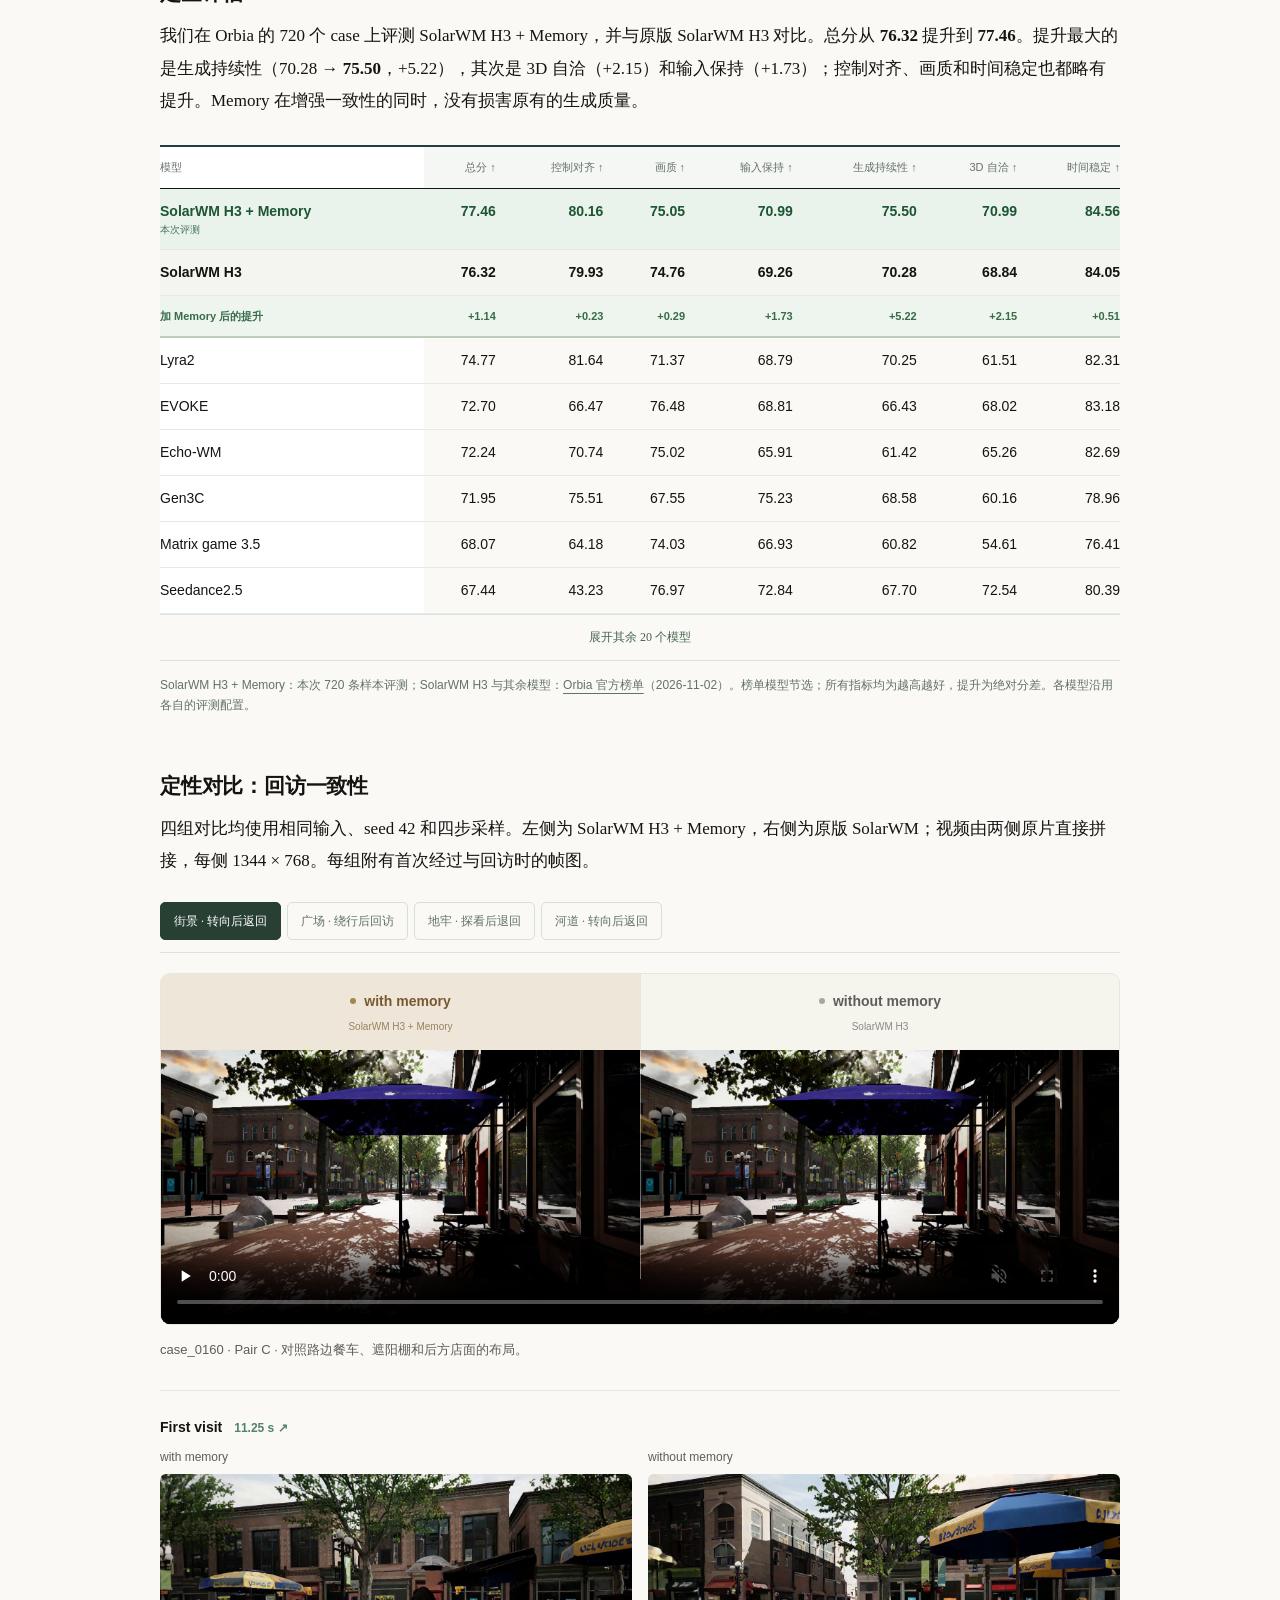
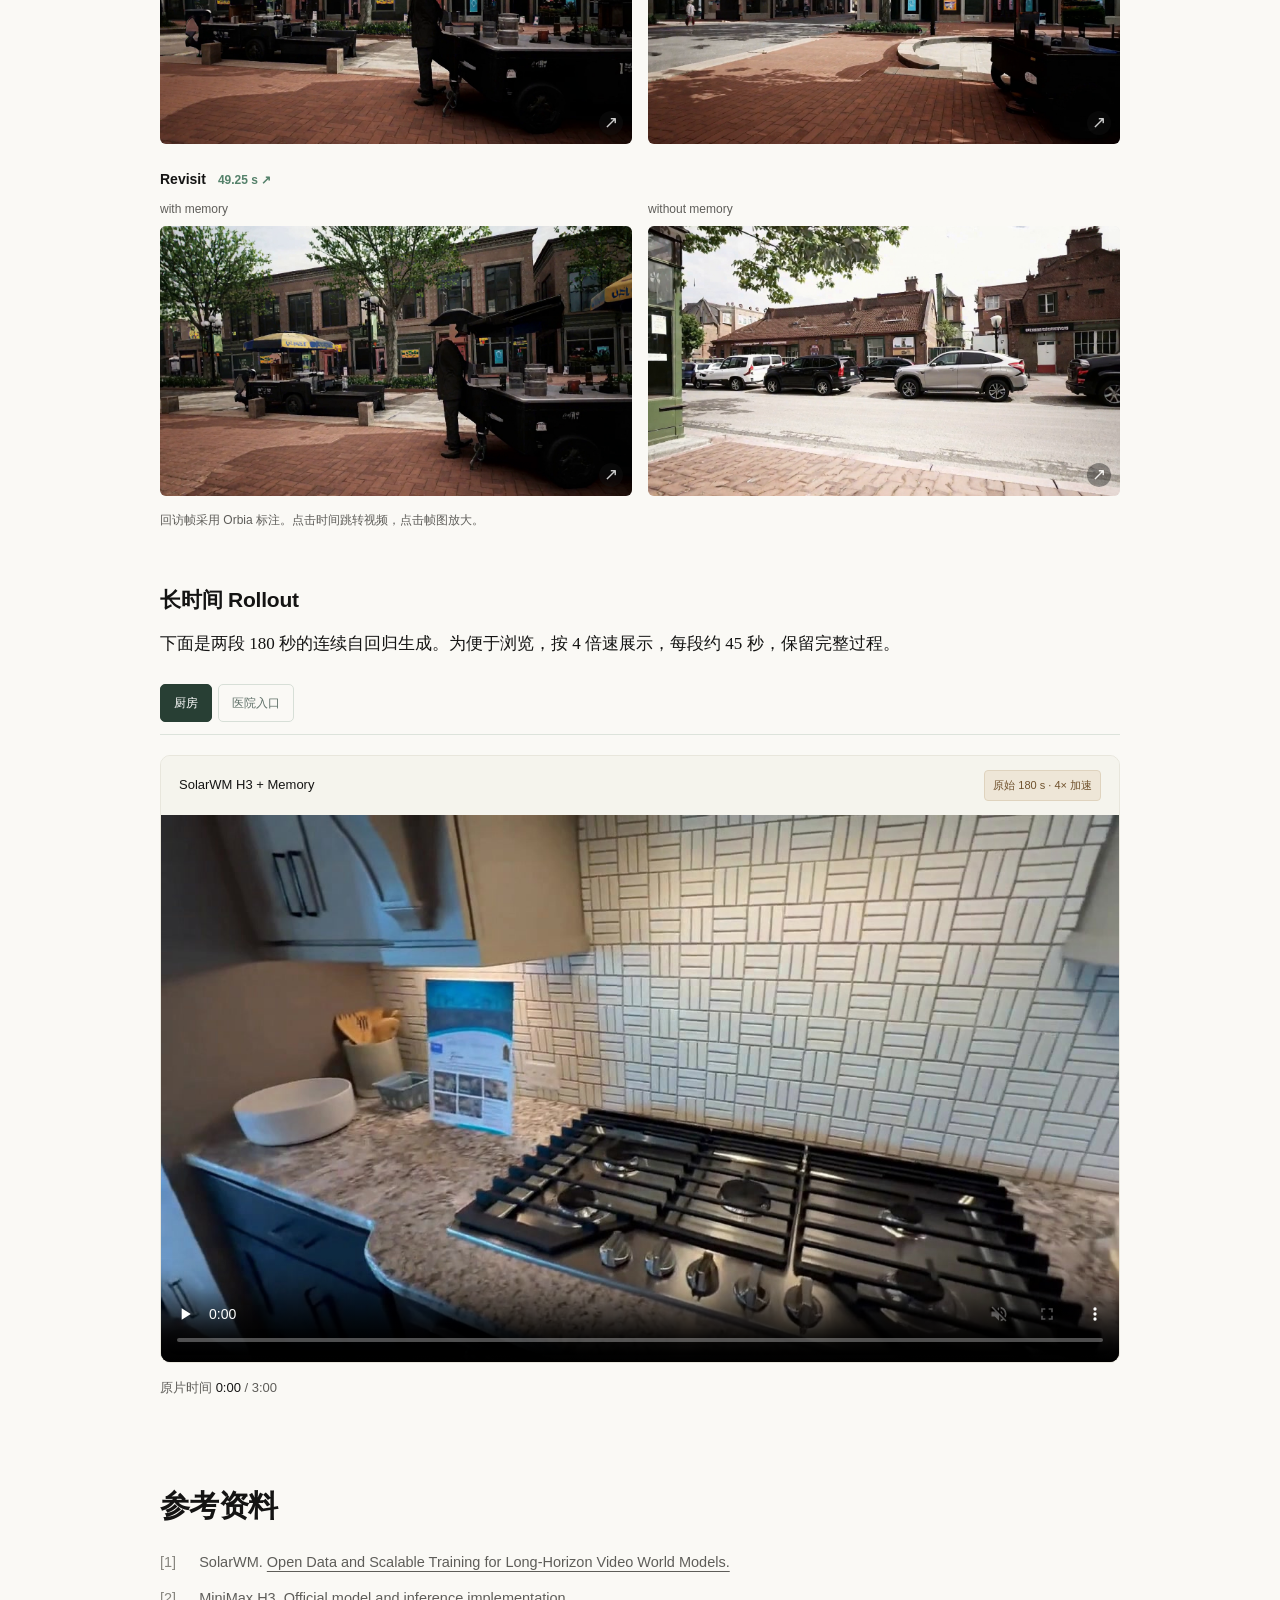
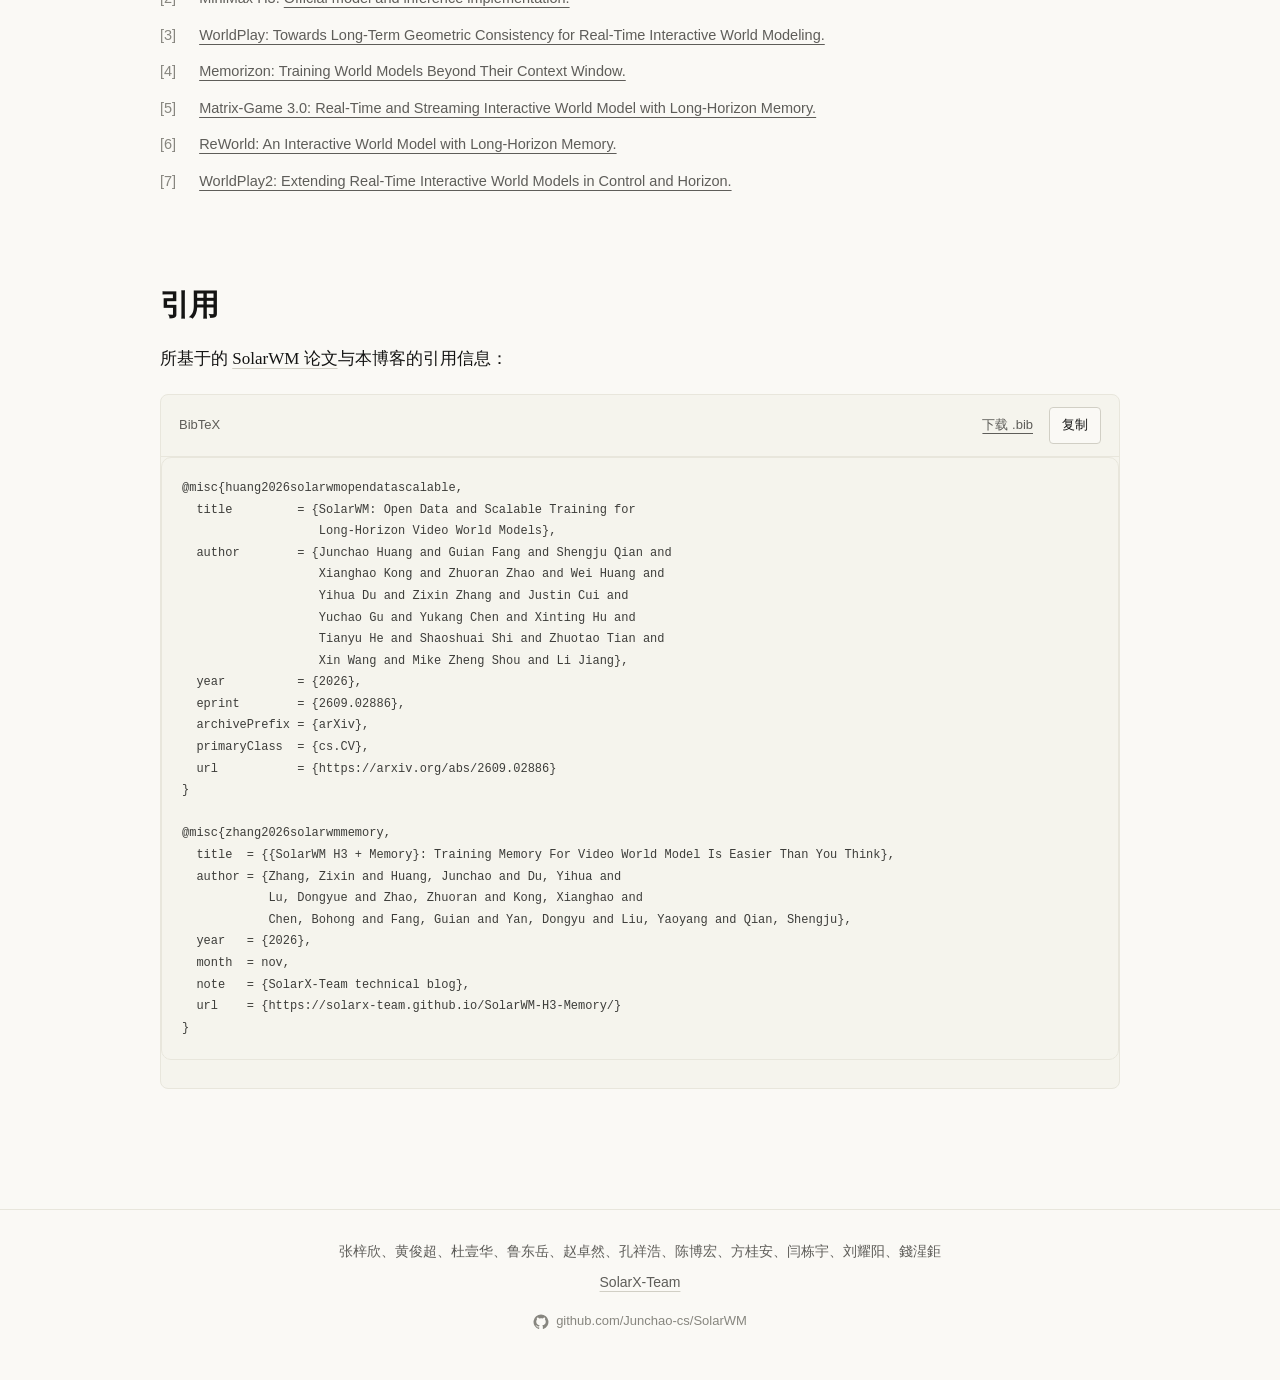
<file: zh.html>
<!doctype html><html lang="zh"><head><meta charset="utf-8"><meta name="viewport" content="width=device-width,initial-scale=1"><title>SolarWM H3 + Memory：视频世界模型的轻量 Memory LoRA 训练 — SolarX-Team</title><meta name="author" content="张梓欣、黄俊超、杜壹华、鲁东岳、赵卓然、孔祥浩、陈博宏、方桂安、闫栋宇、刘耀阳、錢湦鉅"><meta name="description" content="在 SolarWM Stage1 上单独训练 Memory LoRA，直接接入 Stage2，复用原模型的生成能力。介绍视频世界模型的轻量记忆训练、全景回访数据、推理方法与 Orbia-Bench 结果。"><link rel="icon" href="assets/favicon.ico" sizes="48x48"><link rel="icon" type="image/svg+xml" href="assets/favicon.svg"><link rel="apple-touch-icon" href="assets/apple-touch-icon.png"><link rel="stylesheet" href="assets/reference.css"><link rel="stylesheet" href="assets/memory.css"><script src="assets/app.js" defer></script><link rel="canonical" href="https://solarx-team.github.io/SolarWM-H3-Memory/zh.html"><link rel="alternate" hreflang="en" href="https://solarx-team.github.io/SolarWM-H3-Memory/"><link rel="alternate" hreflang="zh-Hans" href="https://solarx-team.github.io/SolarWM-H3-Memory/zh.html"><link rel="alternate" hreflang="x-default" href="https://solarx-team.github.io/SolarWM-H3-Memory/"><meta property="og:type" content="article"><meta property="og:site_name" content="SolarX-Team"><meta property="og:title" content="SolarWM H3 + Memory：视频世界模型的轻量 Memory LoRA 训练"><meta property="og:description" content="在 SolarWM Stage1 上单独训练 Memory LoRA，直接接入 Stage2，复用原模型的生成能力。介绍视频世界模型的轻量记忆训练、全景回访数据、推理方法与 Orbia-Bench 结果。"><meta property="og:url" content="https://solarx-team.github.io/SolarWM-H3-Memory/zh.html"><meta property="og:image" content="https://solarx-team.github.io/SolarWM-H3-Memory/assets/og.png"><meta property="og:image:width" content="1200"><meta property="og:image:height" content="630"><meta property="og:locale" content="zh_CN"><meta name="twitter:card" content="summary_large_image"><meta name="google-site-verification" content="PrlT8wRZ_LTonwu-YljZd4BmYq1btGbNY2BcrQLX1GY"></head><body id="top" data-language="zh"><a class="skip-link" href="#article">跳到正文</a><header class="topbar"><div class="brand-group"><a class="team-home" href="https://github.com/SolarX-Team" title="SolarX-Team" aria-label="SolarX-Team 主页"><img class="team-logo" src="assets/solarx-team-logo.svg" width="40" height="40" alt="SolarX-Team"></a><a class="name" href="#top"><span class="brand-label">SolarWM H3 <small>+ Memory</small></span></a></div><nav class="nav" aria-label="主导航"><a href="#motivation">动机</a><a href="#inference">Memory 设计</a><a href="#training">训练</a><a href="#experiments">结果</a><a href="#references">参考资料</a></nav><button class="toc-btn" type="button" aria-expanded="false" aria-controls="contents">☰ 目录</button><div class="segmented" aria-label="Language"><a data-language="en" lang="en" href="./" >EN</a><a data-language="zh" lang="zh" href="zh.html" aria-current="page">中文</a></div><a class="gh" href="https://github.com/Junchao-cs/SolarWM" target="_blank" rel="noopener noreferrer" aria-label="GitHub" title="GitHub"><svg viewBox="0 0 24 24" aria-hidden="true"><path fill="currentColor" d="M12 .8a11.2 11.2 0 0 0-3.54 21.83c.56.1.77-.24.77-.54v-2.1c-3.14.68-3.8-1.33-3.8-1.33-.51-1.3-1.25-1.65-1.25-1.65-1.02-.7.08-.68.08-.68 1.13.08 1.73 1.16 1.73 1.16 1 1.73 2.63 1.23 3.27.94.1-.73.4-1.23.71-1.51-2.5-.29-5.14-1.25-5.14-5.54 0-1.22.44-2.22 1.16-3-.12-.28-.5-1.42.11-2.95 0 0 .94-.3 3.08 1.15A10.7 10.7 0 0 1 12 6.2c.95 0 1.9.13 2.8.38 2.14-1.45 3.08-1.15 3.08-1.15.6 1.53.23 2.67.1 2.95.73.78 1.16 1.78 1.16 3.01 0 4.3-2.64 5.24-5.16 5.52.41.35.77 1.03.77 2.08v3.1c0 .3.2.65.77.54A11.2 11.2 0 0 0 12 .8Z"/></svg></a></header><aside class="toc" id="contents"><nav aria-label="目录"><a href="#motivation">动机</a><a href="#inference">Memory 设计</a><a href="#training">训练</a><a class="sub" href="#observation">观察：Memory 与稳定的自回归生成相对解耦</a><a class="sub" href="#paradigm">范式：单独训练 Memory，复用原模型的其他能力</a><a class="sub" href="#data">数据：少量、高质量的回访数据</a><a href="#experiments">结果</a><a class="sub" href="#results">定量评估：Orbia-Bench</a><a class="sub" href="#qualitative">定性对比：回访一致性</a><a class="sub" href="#long-rollout">长时间 Rollout</a><a href="#references">参考资料</a><a href="#citation">引用</a></nav></aside><main><article class="post" id="article"><header class="post-header"><p class="eyebrow">SolarWM H3</p><h1>SolarWM H3 + Memory</h1><p class="keywords">让视频世界模型学会记忆，比你想象的更简单</p><p class="byline"><span class="author-fold"><a class="author-name" href="https://zixinzhang02.github.io/" target="_blank" rel="noopener noreferrer">张梓欣</a><span class="author-etal"> 等</span><span class="author-rest" id="author-rest" hidden>、<a class="author-name" href="https://junchao-cs.github.io/" target="_blank" rel="noopener noreferrer">黄俊超</a>、<a class="author-name" href="https://hit-perfect.github.io/" target="_blank" rel="noopener noreferrer">杜壹华</a>、<a class="author-name" href="https://dylanorange.github.io/" target="_blank" rel="noopener noreferrer">鲁东岳</a>、<a class="author-name" href="https://alicezrzhao.github.io/" target="_blank" rel="noopener noreferrer">赵卓然</a>、<a class="author-name" href="https://refkxh.github.io/" target="_blank" rel="noopener noreferrer">孔祥浩</a>、<a class="author-name" href="https://scholar.google.com/citations?user=JP4f4lIAAAAJ&amp;hl=en" target="_blank" rel="noopener noreferrer">陈博宏</a>、<a class="author-name" href="https://enderfga.cn/" target="_blank" rel="noopener noreferrer">方桂安</a>、<a class="author-name" href="https://me.starydy.xyz/" target="_blank" rel="noopener noreferrer">闫栋宇</a>、<a class="author-name" href="https://lazysheeeeeep.github.io/" target="_blank" rel="noopener noreferrer">刘耀阳</a>、<a class="author-name" href="https://thesouthfrog.com/about.me/" target="_blank" rel="noopener noreferrer">錢湦鉅</a></span></span></p><p class="byline team">SolarX-Team, November 2026</p></header><figure class="video-figure intro-video" id="video-overview"><div class="video-panel"><video controls playsinline preload="none" width="1920" height="1080" poster="assets/intro-20261105/intro-zh-cover.png" aria-label="中文视频介绍"><source src="assets/intro-20261105/intro-zh.mp4" type="video/mp4"></video></div></figure><section class="article-section" id="motivation"><h2>转个身，世界就变了</h2><p>世界模型需要记住它已经生成的世界。相机转过街角再返回、离开房间再进入时，建筑、家具和物体应当保持原样。流式生成的上下文窗口是有限的：历史画面一旦移出窗口，模型就无法再访问它，回访同一位置时只能重新生成，场景随之发生变化。</p><p>下例中，相机在展厅内往返移动。注意侧墙上的画作：它在 3.5 秒首次出现，相机于 20 秒返回。</p><figure class="video-figure"><div class="video-panel"><div class="comparison-labels"><span class="with-label">with memory</span><span>without memory</span></div><div class="video-surface paired-surface"><video controls playsinline preload="metadata" poster="assets/gallery-comparison.jpg" aria-label="左：SolarWM H3 + Memory；右：原版 SolarWM。两侧使用相同的首帧、文本、相机轨迹和噪声序列，均为四步采样。回访时，Memory 保留了此前生成的肖像，原版模型则生成了不同的画作。（本例来自早期一版仅用 Memory 数据训练的 LoRA。）"><source src="assets/gallery-comparison.mp4" type="video/mp4"></video></div></div><figcaption>左：SolarWM H3 + Memory；右：原版 SolarWM。两侧使用相同的首帧、文本、相机轨迹和噪声序列，均为四步采样。回访时，Memory 保留了此前生成的肖像，原版模型则生成了不同的画作。（本例来自早期一版仅用 Memory 数据训练的 LoRA。）</figcaption><div class="visit-panel"><div class="visit-row"><div class="visit-row-title">First visit <span>03.50 s</span></div><div class="visit-grid"><div class="visit-card"><div class="visit-card-label">with memory<span>03.50 s</span></div><button type="button" class="frame-zoom" data-frame="assets/gallery-with-first.png" data-caption="with memory · 03.50 s" aria-label="with memory · 03.50 s — 放大画面"><img src="assets/gallery-with-first.png" width="1344" height="768" loading="lazy" alt="with memory · 03.50 s"><span class="zoom-mark" aria-hidden="true"><svg width="14" height="14" viewBox="0 0 24 24" fill="none" stroke="currentColor" stroke-width="1.8"><path d="M8 3H3v5m13-5h5v5M3 16v5h5m13-5v5h-5"/></svg></span></button></div><div class="visit-card"><div class="visit-card-label">without memory<span>03.50 s</span></div><button type="button" class="frame-zoom" data-frame="assets/gallery-without-first.png" data-caption="without memory · 03.50 s" aria-label="without memory · 03.50 s — 放大画面"><img src="assets/gallery-without-first.png" width="1344" height="768" loading="lazy" alt="without memory · 03.50 s"><span class="zoom-mark" aria-hidden="true"><svg width="14" height="14" viewBox="0 0 24 24" fill="none" stroke="currentColor" stroke-width="1.8"><path d="M8 3H3v5m13-5h5v5M3 16v5h5m13-5v5h-5"/></svg></span></button></div></div></div><div class="visit-row"><div class="visit-row-title">Revisit <span>20.00 s</span></div><div class="visit-grid"><div class="visit-card"><div class="visit-card-label">with memory<span>20.00 s</span></div><button type="button" class="frame-zoom" data-frame="assets/gallery-with-revisit.png" data-caption="with memory · 20.00 s" aria-label="with memory · 20.00 s — 放大画面"><img src="assets/gallery-with-revisit.png" width="1344" height="768" loading="lazy" alt="with memory · 20.00 s"><span class="zoom-mark" aria-hidden="true"><svg width="14" height="14" viewBox="0 0 24 24" fill="none" stroke="currentColor" stroke-width="1.8"><path d="M8 3H3v5m13-5h5v5M3 16v5h5m13-5v5h-5"/></svg></span></button></div><div class="visit-card"><div class="visit-card-label">without memory<span>20.00 s</span></div><button type="button" class="frame-zoom" data-frame="assets/gallery-without-revisit.png" data-caption="without memory · 20.00 s" aria-label="without memory · 20.00 s — 放大画面"><img src="assets/gallery-without-revisit.png" width="1344" height="768" loading="lazy" alt="without memory · 20.00 s"><span class="zoom-mark" aria-hidden="true"><svg width="14" height="14" viewBox="0 0 24 24" fill="none" stroke="currentColor" stroke-width="1.8"><path d="M8 3H3v5m13-5h5v5M3 16v5h5m13-5v5h-5"/></svg></span></button></div></div></div><p class="visit-note">对照侧墙上的画作。回访带有相机平移，两次视角并不完全重合。<span>点击帧图放大。</span></p></div></figure><p>要做到这一点，并不需要复杂的设计。我们在这里分享如何简单高效地给 Video World Model 训练出 Memory 能力：</p><ul><li><strong>载体简单：</strong>Memory 就是模型自己生成过的历史帧。我们把这些帧的 latent 存下来，按相机位姿检索，作为额外的 token 送入 attention；不引入 3D 表示，也不新增记忆模块。</li><li><strong>训练简单：</strong>只在 SolarWM 现有的 Stage1 上训练一份 Memory LoRA，训完直接接到 Stage2 上使用；不需要带 Memory 的 teacher，也不必重跑蒸馏和自回归训练。</li><li><strong>数据精简：</strong>只用少量由全景图片和全景视频构造的回访（revisit）数据，专门教模型在回到旧视角时读取 Memory。</li></ul></section>
<section class="article-section" id="inference"><h2>Memory 设计：历史帧即 Memory</h2><p>我们采用 memory frame 作为 Memory 的载体。每生成完一个 chunk，就把它的 latent 连同相机位姿写入一个 latent bank。生成下一个 chunk 前，根据目标相机从 bank 中检索 5 个与当前视角最相关的历史 latent，作为 Memory token 拼入序列。</p><figure class="ctx-figure"><div class="small-label">生成第 j 个 chunk 时的上下文</div><div class="ctx-track"><div class="ctx-group ctx-bank"><div class="ctx-cells"><i class="b"></i><i class="b hit"></i><i class="b"></i><i class="b"></i><i class="b hit"></i><i class="b hit"></i><i class="b"></i><i class="b"></i><i class="b"></i><i class="b hit"></i><i class="b"></i><i class="b hit"></i><i class="b"></i><i class="b"></i></div><span>Latent bank · 更早的历史</span></div><div class="ctx-group ctx-recent"><div class="ctx-cells"><i class="r"></i><i class="r"></i><i class="r"></i><i class="r"></i><i class="r"></i></div><span>近期 5 个 chunk · KV cache</span></div><div class="ctx-group ctx-current"><div class="ctx-cells"><i class="c"></i></div><span>当前 chunk</span></div></div><div class="ctx-retrieve"><span class="ctx-retrieve-line" aria-hidden="true"></span><span class="ctx-retrieve-text">按目标相机检索 5 个 latent，作为 Memory token →</span></div><div class="ctx-legend"><span class="lg-b">历史 latent</span><span class="lg-h">检索到的 Memory</span><span class="lg-r">近期上下文</span><span class="lg-c">当前生成</span></div><figcaption>远期历史存为 latent、按需检索；近期上下文沿用原有的 KV cache。</figcaption></figure><p>上下文因此分为两部分。最近 5 个 chunk 保留在 KV cache 中，负责运动的连续性和 chunk 之间的衔接，这与原版 Stage2 完全一致。更早的历史只以 latent 的形式存放在 bank 中，按需取用。KV cache 的大小始终有界，模型结构和 token 形式也都不需要改变。</p><p>Memory token 在 attention 中采用单向可见性。当前 chunk 可以读取 Memory；Memory 可以读取共享条件和近期上下文，但读不到当前正在生成的 chunk；文本、anchor 等共享条件则不读取 Memory。这样既能让历史为当前生成提供参考，又能避免训练时目标画面经由 Memory 泄漏，也避免未来 chunk 的检索结果反向影响共享条件。</p><figure class="mask-figure"><div class="small-label">Attention 可见性</div><div class="mask-grid" role="table" aria-label="Attention 可见性"><div class="mask-row" role="row"><span class="mask-corner" role="columnheader">Query ↓　Key →</span><span class="mask-col k-s" role="columnheader">共享条件</span><span class="mask-col k-m" role="columnheader">Memory</span><span class="mask-col k-r" role="columnheader">近期上下文</span><span class="mask-col k-c" role="columnheader">当前 chunk</span></div><div class="mask-row" role="row"><span class="mask-rowhead q-s" role="rowheader">共享条件</span><span class="mask-cell on k-s" role="cell" aria-label="可见"></span><span class="mask-cell off" role="cell" aria-label="不可见"></span><span class="mask-cell off" role="cell" aria-label="不可见"></span><span class="mask-cell off" role="cell" aria-label="不可见"></span></div><div class="mask-row" role="row"><span class="mask-rowhead q-m" role="rowheader">Memory</span><span class="mask-cell on k-s" role="cell" aria-label="可见"></span><span class="mask-cell on k-m" role="cell" aria-label="可见"></span><span class="mask-cell on k-r" role="cell" aria-label="可见"></span><span class="mask-cell off" role="cell" aria-label="不可见"></span></div><div class="mask-row" role="row"><span class="mask-rowhead q-c" role="rowheader">当前 chunk</span><span class="mask-cell on k-s" role="cell" aria-label="可见"></span><span class="mask-cell on k-m" role="cell" aria-label="可见"></span><span class="mask-cell on k-r" role="cell" aria-label="可见"></span><span class="mask-cell on k-c" role="cell" aria-label="可见"></span></div></div><figcaption>每一行表示一类 query 可以读取哪些 key。实心格为可见，空格为不可见。Memory 不读取当前 chunk，共享条件不读取 Memory。</figcaption></figure></section>
<section class="article-section" id="training"><h2>Memory训练</h2><h3 id="observation" class="toc-anchor">观察：Memory 与稳定的自回归生成相对解耦</h3><p>流式世界模型通常分阶段训练：先训练双向 teacher，再学习因果生成和少步生成，最后通过自回归训练缓解误差累积。SolarWM 的 Stage0.5、Stage1、Stage2 对应的正是这一流程。主流带 Memory 的世界模型也沿用这一路线：先训练带 Memory 的 teacher，再将能力逐级蒸馏到 student<sup><a href="#ref-3" title="WorldPlay">[3]</a>, <a href="#ref-4" title="Memorizon">[4]</a>, <a href="#ref-5" title="Matrix-Game 3.0">[5]</a>, <a href="#ref-6" title="ReWorld">[6]</a>, <a href="#ref-7" title="WorldPlay2">[7]</a></sup>。这条路线效果很好，但成本很高。对于一个最初没有 Memory 的模型，补上 Memory 就意味着把整条流程重新走一遍。</p><p>我们首先做了一个实验：在 SolarWM 已训练好的 Stage1 上冻结全部原有权重，只额外训练一份 Memory LoRA（teacher forcing）。然后直接用这个 Stage1 + Memory 模型做长时间自回归生成。</p><p>下面的厨房 case 展示了这一点。对照第 4 秒和第 24 秒：水槽、台面，以及左侧已经模糊变形的陈设，在回访时都能大致对应上。Memory 保留下来的，也包括模型此前生成的瑕疵。</p><figure class="video-figure stage-transfer-example" id="stage1-transfer-example"><div class="video-panel"><div class="single-video-label">Stage1 + Memory<span>mbench_009</span></div><div class="video-surface"><video controls playsinline preload="metadata" poster="assets/stage-transfer-20261103/stage1-mbench-009.jpg" aria-label="Stage1 + Memory · mbench_009"><source src="assets/stage-transfer-20261103/stage1-mbench-009.mp4" type="video/mp4"></video></div></div><figcaption>Stage1 + Memory 的直接自回归生成。误差累积使画质持续退化，但每次回访，场景都以相近的样子重现，包括已经退化的部分。</figcaption><div class="visit-panel"><div class="visit-grid"><div class="visit-card"><div class="visit-card-label">First visit<span>04.00 s</span></div><button type="button" class="frame-zoom" data-frame="assets/stage-transfer-20261103/stage1-mbench-009-first-04s.png" data-caption="First visit · 04.00 s" aria-label="First visit · 04.00 s — 放大画面"><img src="assets/stage-transfer-20261103/stage1-mbench-009-first-04s.png" width="1344" height="768" loading="lazy" alt="First visit · 04.00 s"><span class="zoom-mark" aria-hidden="true"><svg width="14" height="14" viewBox="0 0 24 24" fill="none" stroke="currentColor" stroke-width="1.8"><path d="M8 3H3v5m13-5h5v5M3 16v5h5m13-5v5h-5"/></svg></span></button></div><div class="visit-card"><div class="visit-card-label">Revisit<span>24.00 s</span></div><button type="button" class="frame-zoom" data-frame="assets/stage-transfer-20261103/stage1-mbench-009-revisit-24s.png" data-caption="Revisit · 24.00 s" aria-label="Revisit · 24.00 s — 放大画面"><img src="assets/stage-transfer-20261103/stage1-mbench-009-revisit-24s.png" width="1344" height="768" loading="lazy" alt="Revisit · 24.00 s"><span class="zoom-mark" aria-hidden="true"><svg width="14" height="14" viewBox="0 0 24 24" fill="none" stroke="currentColor" stroke-width="1.8"><path d="M8 3H3v5m13-5h5v5M3 16v5h5m13-5v5h-5"/></svg></span></button></div></div><p class="visit-note">相同相机位姿：04.00 s → 24.00 s。点击帧图放大。</p></div><p class="stage-example-link"><a href="#stage2-transfer-example">查看同一场景的 Stage2 结果 ↓</a></p></figure><p>Stage1 尚未经过自回归训练，长时间 rollout 下画质退化在预期之中。关键在于，即使画质已经退化，模型仍能在回访时复现自己生成过的内容。<strong>这表明 Memory 能力与稳定的自回归生成能力是相对解耦的。</strong>前者可以在 Stage1 上通过 teacher forcing 单独学习，后者已由 Stage2 提供。</p><h3 id="paradigm" class="toc-anchor">范式：单独训练 Memory，复用原模型的其他能力</h3><p>基于这一观察，我们只单独训练新增的 Memory 能力。原模型已经学会的因果生成、少步采样和稳定自回归生成，直接复用已有训练结果。<strong>Memory 用一份独立的 LoRA 学习，其他能力由原模型提供。</strong>这样，补上 Memory 就不必把整条生成训练流程重新走一遍。</p><p>在 SolarWM 上，具体做法是：冻结 H3 backbone 和已有的 Stage1 LoRA，用 teacher forcing 训练一份新的 Memory LoRA。推理时，将 Stage1 LoRA 换成已经训练好的 Stage2 LoRA，Memory LoRA 原样保留。两份 LoRA 参数独立，各自叠加到同一个 H3 backbone 上。Memory LoRA 没有在 Stage2 上训练过，却可以直接与它组合，从而复用 Stage2 已有的少步生成和抗误差累积能力。</p><figure class="transfer-figure"><div class="transfer-row"><span class="transfer-label">训练时</span><div class="transfer-weights"><span class="base-weight">H3 backbone</span><b>+</b><span class="parent-weight">Stage1 LoRA</span><b>+</b><span class="memory-weight">Memory LoRA<small>可训练</small></span></div></div><div class="transfer-arrow">↓ <span>替换父 LoRA，保留同一份 Memory 增量</span></div><div class="transfer-row"><span class="transfer-label">推理时</span><div class="transfer-weights"><span class="base-weight">H3 backbone</span><b>+</b><span class="parent-weight">Stage2 LoRA</span><b>+</b><span class="memory-weight">Memory LoRA<small>同一份增量</small></span></div></div><figcaption>上：训练时，H3 backbone 与 Stage1 LoRA 冻结，只训练新增的 Memory LoRA。下：推理时，Stage1 LoRA 被替换为 Stage2 LoRA，Memory LoRA 保持不变。两份 LoRA 相互独立，直接相加。</figcaption></figure><p>再看同一个厨房 case，这次使用 Stage2 + Memory。对照同样的第 4 秒和第 24 秒，沙发、墙上的挂画和厨房台面都保持了清晰、可辨认的结构。这个例子展示了我们希望复用的组合：Stage2 的生成稳定性，加上在 Stage1 上学到的 Memory 能力。</p><figure class="video-figure stage-transfer-example" id="stage2-transfer-example"><div class="video-panel"><div class="single-video-label">Stage2 + Memory<span>mbench_009</span></div><div class="video-surface"><video controls playsinline preload="metadata" poster="assets/stage-transfer-20261103/stage2-mbench-009.jpg" aria-label="Stage2 + Memory · mbench_009"><source src="assets/stage-transfer-20261103/stage2-mbench-009.mp4" type="video/mp4"></video></div></div><figcaption>同一厨房场景、同一相机轨迹。对照第 4 秒与第 24 秒，Stage2 + Memory 在回访时保留了沙发、墙上挂画和厨房台面的外观。</figcaption><div class="visit-panel"><div class="visit-grid"><div class="visit-card"><div class="visit-card-label">First visit<span>04.00 s</span></div><button type="button" class="frame-zoom" data-frame="assets/stage-transfer-20261103/stage2-mbench-009-first-04s.png" data-caption="First visit · 04.00 s" aria-label="First visit · 04.00 s — 放大画面"><img src="assets/stage-transfer-20261103/stage2-mbench-009-first-04s.png" width="1344" height="768" loading="lazy" alt="First visit · 04.00 s"><span class="zoom-mark" aria-hidden="true"><svg width="14" height="14" viewBox="0 0 24 24" fill="none" stroke="currentColor" stroke-width="1.8"><path d="M8 3H3v5m13-5h5v5M3 16v5h5m13-5v5h-5"/></svg></span></button></div><div class="visit-card"><div class="visit-card-label">Revisit<span>24.00 s</span></div><button type="button" class="frame-zoom" data-frame="assets/stage-transfer-20261103/stage2-mbench-009-revisit-24s.png" data-caption="Revisit · 24.00 s" aria-label="Revisit · 24.00 s — 放大画面"><img src="assets/stage-transfer-20261103/stage2-mbench-009-revisit-24s.png" width="1344" height="768" loading="lazy" alt="Revisit · 24.00 s"><span class="zoom-mark" aria-hidden="true"><svg width="14" height="14" viewBox="0 0 24 24" fill="none" stroke="currentColor" stroke-width="1.8"><path d="M8 3H3v5m13-5h5v5M3 16v5h5m13-5v5h-5"/></svg></span></button></div></div><p class="visit-note">相同相机位姿：04.00 s → 24.00 s。点击帧图放大。</p></div><p class="stage-example-link"><a href="#stage1-transfer-example">↑ 回看 Stage1 结果</a></p><p class="stage-example-note">两段视频采用不同的 Memory 训练快照，用于展示同一场景下的生成行为。</p></figure><p>因果生成、少步采样和误差累积的处理全部复用 SolarWM 已有的训练结果。<strong>新增成本只有一次 Memory LoRA 训练</strong>：不训练带 Memory 的 teacher，也不重跑 Stage2 的蒸馏和自回归训练。就是这样简单的做法，已经能让 SolarWM H3 在 Orbia 上的生成持续性提升 5.22 分，详见<a href="#results">结果部分</a>。</p><h3 id="data" class="toc-anchor">数据：少量、高质量的回访数据</h3><p>模型本身已经具备生成能力，新增数据只需要教会它一件事：回访时读取 Memory。因此数据的核心是 revisit pair：先观察一处场景，使其移出近期上下文，再回到相同或相近的视角。只有在这种情况下，历史画面才对当前生成具有直接的信息价值。</p><p>我们用全景数据来构造这种回访关系，这也是我们方法中的一个关键设计。如果用普通相机采集 revisit 数据，需要在拍摄时就规划好离开与返回的路线，并保证回访的视角与之前对得上，采集成本高，也难以规模化。全景数据则不同：它记录了一个位置周围的完整视野，相机轨迹可以在采集之后再任意设计，因此可以直接复用大量现有的全景图片和视频。具体来说，<strong>全景图片</strong>的相机中心固定，可以自由设计转开、离开和返回的轨迹，同一场景能产生多组受控的回访；<strong>移动全景视频</strong>保留了真实的相机平移，在此基础上叠加视角轨迹，补充视点变化下的回访。</p><figure class="data-figure"><div class="data-flow"><span>全景图片 / 视频</span><b aria-hidden="true">→</b><span>设计离开与回访轨迹</span><b aria-hidden="true">→</b><span>对齐画面与相机</span><b aria-hidden="true">→</b><span>历史帧 → 回访监督</span></div><figcaption>从同一场景构造具有对应关系的历史观察与后续视角。</figcaption></figure><p>下面是训练数据中的六个例子，前三个来自全景图片，后三个来自移动全景视频。每个例子中，左图是相机第一次看到某处时的画面，右图是相机转开、离开近期上下文之后再回到这里时的画面；训练时，前者作为 Memory，后者作为回访监督。下方的曲线记录了相机视角相对首次观察的偏离：曲线从 0° 出发、升高，再回落到 0° 附近，就是一次完整的离开与回访。</p><div class="case-gallery revisit-gallery"><div class="case-tabs" role="tablist" aria-label="选择案例"><span class="tab-group-label" role="presentation">全景图片</span><button type="button" class="case-tab" role="tab" id="tab-revisit-static-industrial-workshop-foundry" aria-controls="panel-revisit-static-industrial-workshop-foundry" aria-selected="true" tabindex="0">铸造车间</button><button type="button" class="case-tab" role="tab" id="tab-revisit-static-leadenhall-market" aria-controls="panel-revisit-static-leadenhall-market" aria-selected="false" tabindex="-1">维多利亚市场</button><button type="button" class="case-tab" role="tab" id="tab-revisit-static-ambientcg" aria-controls="panel-revisit-static-ambientcg" aria-selected="false" tabindex="-1">海滨夜景</button><span class="tab-group-label" role="presentation">移动全景视频</span><button type="button" class="case-tab" role="tab" id="tab-revisit-moving-pano-1217" aria-controls="panel-revisit-moving-pano-1217" aria-selected="false" tabindex="-1">石阶广场</button><button type="button" class="case-tab" role="tab" id="tab-revisit-moving-pano-1084" aria-controls="panel-revisit-moving-pano-1084" aria-selected="false" tabindex="-1">展厅</button><button type="button" class="case-tab" role="tab" id="tab-revisit-moving-pano-1088" aria-controls="panel-revisit-moving-pano-1088" aria-selected="false" tabindex="-1">农田</button></div><div class="case-panel" role="tabpanel" id="panel-revisit-static-industrial-workshop-foundry" aria-labelledby="tab-revisit-static-industrial-workshop-foundry"><figure class="rv-figure"><div class="rv-pair"><div class="rv-frame rv-first"><div class="rv-frame-head"><span class="rv-tag">① 首次观察</span><button type="button" class="seek-frame" data-time="20.208333333333332">20.21 s ↗</button></div><button type="button" class="frame-zoom" data-frame="assets/results-20261102/data-v3/static-industrial-workshop-foundry/first.png" data-caption="铸造车间 · ① 首次观察 · 20.21 s" aria-label="铸造车间 · ① 首次观察 · 20.21 s"><img src="assets/results-20261102/data-v3/static-industrial-workshop-foundry/first.png" width="1344" height="768" loading="lazy" alt="铸造车间 · ① 首次观察"><span class="zoom-mark" aria-hidden="true">↗</span></button></div><div class="rv-link" aria-hidden="true"><span class="rv-link-arrow"></span><span class="rv-link-text">相机离开<br><b>32.4 s</b><br>后回到这里</span></div><div class="rv-frame rv-revisit"><div class="rv-frame-head"><span class="rv-tag">② 回访</span><button type="button" class="seek-frame" data-time="52.625">52.62 s ↗</button></div><button type="button" class="frame-zoom" data-frame="assets/results-20261102/data-v3/static-industrial-workshop-foundry/revisit.png" data-caption="铸造车间 · ② 回访 · 52.62 s" aria-label="铸造车间 · ② 回访 · 52.62 s"><img src="assets/results-20261102/data-v3/static-industrial-workshop-foundry/revisit.png" width="1344" height="768" loading="lazy" alt="铸造车间 · ② 回访"><span class="zoom-mark" aria-hidden="true">↗</span></button></div></div><div class="rv-media"><video controls muted playsinline preload="none" poster="assets/results-20261102/data-v3/static-industrial-workshop-foundry/poster.jpg" aria-label="铸造车间"><source src="assets/results-20261102/data-v3/static-industrial-workshop-foundry/video.mp4" type="video/mp4"></video><div class="rv-track" data-duration="60.0" role="slider" tabindex="0" aria-label="视角偏离曲线，点击跳转" aria-valuemin="0" aria-valuemax="60" aria-valuenow="0"><div class="rv-axis-y"><span>180°</span><span>0°</span></div><div class="rv-plot"><div class="rv-gap" style="left:33.68%;width:54.03%"><span>离开 32.4 s</span></div><svg viewBox="0 0 1000 100" preserveAspectRatio="none" aria-hidden="true"><line class="rv-zero" x1="0" y1="100" x2="1000" y2="100"/><polyline points="0.0,21.8 4.2,21.5 8.3,21.1 12.5,20.6 16.7,20.1 20.8,19.6 25.0,19.0 29.2,18.3 33.3,17.7 37.5,16.9 41.7,16.2 45.8,15.4 50.0,14.6 54.2,13.7 58.3,12.8 62.5,11.9 66.7,11.1 70.8,10.2 75.0,9.4 79.2,8.7 83.3,8.2 87.5,7.8 91.7,7.7 95.8,7.9 100.0,8.4 104.2,9.3 108.3,10.3 112.5,11.6 116.7,13.1 120.8,14.6 125.0,16.3 129.2,18.1 133.3,19.9 137.5,21.9 141.7,23.9 145.8,26.1 150.0,28.2 154.2,30.4 158.3,32.7 162.5,34.9 166.7,37.2 170.8,39.4 175.0,41.5 179.2,43.7 183.3,45.7 187.5,47.8 191.7,49.8 195.8,51.8 200.0,53.7 204.2,55.6 208.3,57.5 212.5,59.3 216.7,61.2 220.8,62.9 225.0,64.6 229.2,66.3 233.3,68.0 237.5,69.6 241.7,71.2 245.8,72.8 250.0,74.3 254.2,75.8 258.3,77.3 262.5,78.7 266.7,80.1 270.8,81.4 275.0,82.8 279.2,84.1 283.3,85.4 287.5,86.7 291.7,87.9 295.8,89.1 300.0,90.3 304.2,91.5 308.3,92.7 312.5,93.8 316.7,94.9 320.8,96.0 325.0,97.1 329.2,98.1 333.3,99.2 337.5,99.8 341.7,98.8 345.8,97.8 350.0,96.8 354.2,95.8 358.3,94.9 362.5,93.9 366.7,92.9 370.8,92.0 375.0,91.1 379.2,90.1 383.3,89.2 387.5,88.3 391.7,87.3 395.8,86.4 400.0,85.5 404.2,84.6 408.3,83.7 412.5,82.7 416.7,81.8 420.8,80.9 425.0,79.9 429.2,79.0 433.3,78.1 437.5,77.2 441.7,76.2 445.8,75.3 450.0,74.4 454.2,73.4 458.3,72.5 462.5,71.6 466.7,70.6 470.8,69.7 475.0,68.7 479.2,67.8 483.3,66.8 487.5,65.9 491.7,64.9 495.8,64.0 500.0,63.0 504.2,62.1 508.3,61.1 512.5,60.2 516.7,59.3 520.8,58.3 525.0,57.4 529.2,56.4 533.3,55.6 537.5,54.6 541.7,53.7 545.8,52.8 550.0,51.9 554.2,51.0 558.3,50.1 562.5,49.2 566.7,48.3 570.8,47.4 575.0,46.6 579.2,45.7 583.3,44.9 587.5,44.1 591.7,43.2 595.8,42.4 600.0,41.6 604.2,40.8 608.3,40.0 612.5,39.3 616.7,38.7 620.8,38.1 625.0,37.6 629.2,37.1 633.3,36.7 637.5,36.3 641.7,36.1 645.8,35.9 650.0,35.8 654.2,36.0 658.3,36.3 662.5,36.8 666.7,37.4 670.8,38.1 675.0,38.7 679.2,39.4 683.3,40.2 687.5,41.1 691.7,41.9 695.8,42.9 700.0,43.8 704.2,44.8 708.3,45.9 712.5,46.9 716.7,48.1 720.8,49.2 725.0,50.3 729.2,51.4 733.3,52.6 737.5,53.7 741.7,54.8 745.8,55.9 750.0,57.1 754.2,58.2 758.3,59.3 762.5,60.4 766.7,61.6 770.8,62.7 775.0,63.9 779.2,65.1 783.3,66.2 787.5,67.3 791.7,68.5 795.8,69.7 800.0,70.8 804.2,72.1 808.3,73.2 812.5,74.4 816.7,75.6 820.8,76.8 825.0,78.0 829.2,79.2 833.3,80.4 837.5,81.6 841.7,82.8 845.8,84.0 850.0,85.1 854.2,86.2 858.3,87.2 862.5,88.2 866.7,88.9 870.8,89.6 875.0,89.9 879.2,90.0 883.3,89.8 887.5,89.3 891.7,88.4 895.8,87.4 900.0,86.1 904.2,84.6 908.3,83.0 912.5,81.2 916.7,79.3 920.8,77.4 925.0,75.3 929.2,73.2 933.3,71.0 937.5,68.7 941.7,66.3 945.8,63.9 950.0,61.4 954.2,58.9 958.3,56.3 962.5,53.6 966.7,50.9 970.8,48.3 975.0,45.7 979.2,43.2 983.3,40.7 987.5,38.2 991.7,35.7 995.8,33.3"/></svg><i class="rv-dot rv-dot-first" style="left:33.68%;bottom:0%"><b>①</b></i><i class="rv-dot rv-dot-revisit" style="left:87.71%;bottom:10.00%"><b>②</b></i><i class="rv-playhead" style="left:0%"></i></div><div class="rv-axis-x"><span>0 s</span><span>60 s</span></div></div><p class="rv-ylab">纵轴：当前视角与首次观察视角的夹角。</p></div><figcaption>60 秒、24 fps。相机先转开（最大 166°），52.6 秒时回到与首次观察相差 18° 的视角。相机中心固定，只有转动。点击曲线或时间可跳转视频，点击帧图可放大。</figcaption></figure></div><div class="case-panel" role="tabpanel" id="panel-revisit-static-leadenhall-market" aria-labelledby="tab-revisit-static-leadenhall-market" hidden><figure class="rv-figure"><div class="rv-pair"><div class="rv-frame rv-first"><div class="rv-frame-head"><span class="rv-tag">① 首次观察</span><button type="button" class="seek-frame" data-time="12.583333333333334">12.58 s ↗</button></div><button type="button" class="frame-zoom" data-frame="assets/results-20261102/data-v3/static-leadenhall-market/first.png" data-caption="维多利亚市场 · ① 首次观察 · 12.58 s" aria-label="维多利亚市场 · ① 首次观察 · 12.58 s"><img src="assets/results-20261102/data-v3/static-leadenhall-market/first.png" width="1344" height="768" loading="lazy" alt="维多利亚市场 · ① 首次观察"><span class="zoom-mark" aria-hidden="true">↗</span></button></div><div class="rv-link" aria-hidden="true"><span class="rv-link-arrow"></span><span class="rv-link-text">相机离开<br><b>26.6 s</b><br>后回到这里</span></div><div class="rv-frame rv-revisit"><div class="rv-frame-head"><span class="rv-tag">② 回访</span><button type="button" class="seek-frame" data-time="39.166666666666664">39.17 s ↗</button></div><button type="button" class="frame-zoom" data-frame="assets/results-20261102/data-v3/static-leadenhall-market/revisit.png" data-caption="维多利亚市场 · ② 回访 · 39.17 s" aria-label="维多利亚市场 · ② 回访 · 39.17 s"><img src="assets/results-20261102/data-v3/static-leadenhall-market/revisit.png" width="1344" height="768" loading="lazy" alt="维多利亚市场 · ② 回访"><span class="zoom-mark" aria-hidden="true">↗</span></button></div></div><div class="rv-media"><video controls muted playsinline preload="none" poster="assets/results-20261102/data-v3/static-leadenhall-market/poster.jpg" aria-label="维多利亚市场"><source src="assets/results-20261102/data-v3/static-leadenhall-market/video.mp4" type="video/mp4"></video><div class="rv-track" data-duration="60.0" role="slider" tabindex="0" aria-label="视角偏离曲线，点击跳转" aria-valuemin="0" aria-valuemax="60" aria-valuenow="0"><div class="rv-axis-y"><span>180°</span><span>0°</span></div><div class="rv-plot"><div class="rv-gap" style="left:20.97%;width:44.31%"><span>离开 26.6 s</span></div><svg viewBox="0 0 1000 100" preserveAspectRatio="none" aria-hidden="true"><line class="rv-zero" x1="0" y1="100" x2="1000" y2="100"/><polyline points="0.0,58.8 4.2,59.8 8.3,60.7 12.5,61.6 16.7,62.5 20.8,63.4 25.0,64.3 29.2,65.2 33.3,66.1 37.5,66.9 41.7,67.8 45.8,68.7 50.0,69.5 54.2,70.4 58.3,71.2 62.5,72.0 66.7,72.8 70.8,73.7 75.0,74.4 79.2,75.2 83.3,76.1 87.5,76.8 91.7,77.6 95.8,78.4 100.0,79.2 104.2,79.9 108.3,80.7 112.5,81.5 116.7,82.2 120.8,83.0 125.0,83.8 129.2,84.6 133.3,85.3 137.5,86.1 141.7,86.8 145.8,87.6 150.0,88.4 154.2,89.2 158.3,89.9 162.5,90.7 166.7,91.5 170.8,92.3 175.0,93.1 179.2,93.9 183.3,94.7 187.5,95.5 191.7,96.3 195.8,97.2 200.0,98.0 204.2,98.8 208.3,99.7 212.5,99.4 216.7,98.6 220.8,97.7 225.0,96.8 229.2,95.9 233.3,95.0 237.5,94.1 241.7,93.1 245.8,92.2 250.0,91.3 254.2,90.3 258.3,89.3 262.5,88.4 266.7,87.4 270.8,86.4 275.0,85.4 279.2,84.4 283.3,83.4 287.5,82.3 291.7,81.3 295.8,80.3 300.0,79.2 304.2,78.2 308.3,77.1 312.5,76.1 316.7,75.0 320.8,73.9 325.0,72.8 329.2,71.7 333.3,70.6 337.5,69.5 341.7,68.3 345.8,67.2 350.0,66.1 354.2,64.9 358.3,63.8 362.5,62.6 366.7,61.5 370.8,60.3 375.0,59.3 379.2,58.2 383.3,57.2 387.5,56.2 391.7,55.3 395.8,54.4 400.0,53.6 404.2,52.8 408.3,52.1 412.5,51.3 416.7,50.7 420.8,50.1 425.0,49.6 429.2,49.0 433.3,48.6 437.5,48.1 441.7,47.7 445.8,47.3 450.0,47.1 454.2,46.8 458.3,46.6 462.5,46.6 466.7,46.7 470.8,47.1 475.0,47.4 479.2,47.8 483.3,48.3 487.5,48.9 491.7,49.4 495.8,50.1 500.0,50.7 504.2,51.4 508.3,52.2 512.5,52.9 516.7,53.7 520.8,54.6 525.0,55.5 529.2,56.4 533.3,57.4 537.5,58.3 541.7,59.4 545.8,60.4 550.0,61.6 554.2,62.7 558.3,63.8 562.5,65.0 566.7,66.2 570.8,67.5 575.0,68.8 579.2,70.1 583.3,71.4 587.5,72.8 591.7,74.2 595.8,75.6 600.0,77.1 604.2,78.6 608.3,80.1 612.5,81.6 616.7,83.1 620.8,84.6 625.0,86.2 629.2,87.7 633.3,89.1 637.5,90.5 641.7,91.7 645.8,92.6 650.0,93.1 654.2,93.0 658.3,92.4 662.5,91.3 666.7,89.8 670.8,88.2 675.0,86.3 679.2,84.3 683.3,82.2 687.5,80.1 691.7,77.8 695.8,75.5 700.0,73.1 704.2,70.7 708.3,68.2 712.5,65.6 716.7,63.0 720.8,60.4 725.0,57.7 729.2,55.1 733.3,52.4 737.5,49.8 741.7,47.3 745.8,44.8 750.0,42.3 754.2,39.9 758.3,37.4 762.5,35.1 766.7,32.7 770.8,30.4 775.0,28.2 779.2,25.9 783.3,23.8 787.5,21.6 791.7,19.6 795.8,17.5 800.0,15.6 804.2,13.6 808.3,11.8 812.5,10.1 816.7,8.4 820.8,7.1 825.0,5.9 829.2,5.3 833.3,5.2 837.5,5.7 841.7,6.6 845.8,7.8 850.0,9.1 854.2,10.3 858.3,11.7 862.5,13.1 866.7,14.4 870.8,15.7 875.0,17.0 879.2,18.3 883.3,19.5 887.5,20.7 891.7,21.8 895.8,22.9 900.0,24.1 904.2,25.1 908.3,26.1 912.5,27.0 916.7,27.9 920.8,28.8 925.0,29.6 929.2,30.4 933.3,31.1 937.5,31.8 941.7,32.4 945.8,33.1 950.0,33.6 954.2,34.1 958.3,34.6 962.5,35.0 966.7,35.3 970.8,35.7 975.0,35.9 979.2,36.1 983.3,36.1 987.5,35.9 991.7,35.6 995.8,35.2"/></svg><i class="rv-dot rv-dot-first" style="left:20.97%;bottom:0%"><b>①</b></i><i class="rv-dot rv-dot-revisit" style="left:65.28%;bottom:6.89%"><b>②</b></i><i class="rv-playhead" style="left:0%"></i></div><div class="rv-axis-x"><span>0 s</span><span>60 s</span></div></div><p class="rv-ylab">纵轴：当前视角与首次观察视角的夹角。</p></div><figcaption>60 秒、24 fps。相机先转开（最大 171°），39.2 秒时回到与首次观察相差 12° 的视角。相机中心固定，只有转动。点击曲线或时间可跳转视频，点击帧图可放大。</figcaption></figure></div><div class="case-panel" role="tabpanel" id="panel-revisit-static-ambientcg" aria-labelledby="tab-revisit-static-ambientcg" hidden><figure class="rv-figure"><div class="rv-pair"><div class="rv-frame rv-first"><div class="rv-frame-head"><span class="rv-tag">① 首次观察</span><button type="button" class="seek-frame" data-time="11.166666666666666">11.17 s ↗</button></div><button type="button" class="frame-zoom" data-frame="assets/results-20261102/data-v3/static-ambientcg/first.png" data-caption="海滨夜景 · ① 首次观察 · 11.17 s" aria-label="海滨夜景 · ① 首次观察 · 11.17 s"><img src="assets/results-20261102/data-v3/static-ambientcg/first.png" width="1344" height="768" loading="lazy" alt="海滨夜景 · ① 首次观察"><span class="zoom-mark" aria-hidden="true">↗</span></button></div><div class="rv-link" aria-hidden="true"><span class="rv-link-arrow"></span><span class="rv-link-text">相机离开<br><b>28.0 s</b><br>后回到这里</span></div><div class="rv-frame rv-revisit"><div class="rv-frame-head"><span class="rv-tag">② 回访</span><button type="button" class="seek-frame" data-time="39.166666666666664">39.17 s ↗</button></div><button type="button" class="frame-zoom" data-frame="assets/results-20261102/data-v3/static-ambientcg/revisit.png" data-caption="海滨夜景 · ② 回访 · 39.17 s" aria-label="海滨夜景 · ② 回访 · 39.17 s"><img src="assets/results-20261102/data-v3/static-ambientcg/revisit.png" width="1344" height="768" loading="lazy" alt="海滨夜景 · ② 回访"><span class="zoom-mark" aria-hidden="true">↗</span></button></div></div><div class="rv-media"><video controls muted playsinline preload="none" poster="assets/results-20261102/data-v3/static-ambientcg/poster.jpg" aria-label="海滨夜景"><source src="assets/results-20261102/data-v3/static-ambientcg/video.mp4" type="video/mp4"></video><div class="rv-track" data-duration="60.0" role="slider" tabindex="0" aria-label="视角偏离曲线，点击跳转" aria-valuemin="0" aria-valuemax="60" aria-valuenow="0"><div class="rv-axis-y"><span>180°</span><span>0°</span></div><div class="rv-plot"><div class="rv-gap" style="left:18.61%;width:46.67%"><span>离开 28.0 s</span></div><svg viewBox="0 0 1000 100" preserveAspectRatio="none" aria-hidden="true"><line class="rv-zero" x1="0" y1="100" x2="1000" y2="100"/><polyline points="0.0,2.3 4.2,5.2 8.3,8.4 12.5,11.8 16.7,15.2 20.8,18.6 25.0,21.9 29.2,25.2 33.3,28.3 37.5,31.4 41.7,34.5 45.8,37.4 50.0,40.4 54.2,43.2 58.3,45.9 62.5,48.7 66.7,51.3 70.8,53.8 75.0,56.3 79.2,58.8 83.3,61.1 87.5,63.4 91.7,65.6 95.8,67.8 100.0,69.8 104.2,71.9 108.3,73.8 112.5,75.7 116.7,77.5 120.8,79.3 125.0,80.9 129.2,82.6 133.3,84.1 137.5,85.6 141.7,87.1 145.8,88.4 150.0,89.8 154.2,91.1 158.3,92.4 162.5,93.6 166.7,94.8 170.8,96.0 175.0,97.1 179.2,98.2 183.3,99.3 187.5,99.7 191.7,98.6 195.8,97.6 200.0,96.6 204.2,95.7 208.3,94.7 212.5,93.8 216.7,92.9 220.8,91.9 225.0,91.1 229.2,90.2 233.3,89.3 237.5,88.4 241.7,87.6 245.8,86.7 250.0,85.8 254.2,84.9 258.3,84.1 262.5,83.2 266.7,82.3 270.8,81.4 275.0,80.6 279.2,79.7 283.3,78.8 287.5,77.9 291.7,76.9 295.8,76.0 300.0,75.1 304.2,74.1 308.3,73.1 312.5,72.1 316.7,71.0 320.8,69.9 325.0,68.8 329.2,67.7 333.3,66.6 337.5,65.3 341.7,64.1 345.8,62.8 350.0,61.4 354.2,60.1 358.3,58.7 362.5,57.2 366.7,55.6 370.8,54.0 375.0,52.3 379.2,50.6 383.3,48.7 387.5,46.8 391.7,44.8 395.8,42.8 400.0,40.7 404.2,38.5 408.3,36.2 412.5,33.9 416.7,31.4 420.8,29.0 425.0,26.4 429.2,23.8 433.3,21.1 437.5,18.3 441.7,15.4 445.8,12.6 450.0,9.6 454.2,6.6 458.3,3.9 462.5,2.7 466.7,4.7 470.8,7.7 475.0,11.1 479.2,14.6 483.3,18.1 487.5,21.5 491.7,24.8 495.8,28.1 500.0,31.3 504.2,34.5 508.3,37.6 512.5,40.6 516.7,43.4 520.8,46.3 525.0,49.1 529.2,51.7 533.3,54.3 537.5,56.9 541.7,59.3 545.8,61.7 550.0,64.0 554.2,66.2 558.3,68.4 562.5,70.4 566.7,72.4 570.8,74.3 575.0,76.2 579.2,77.9 583.3,79.7 587.5,81.3 591.7,82.8 595.8,84.3 600.0,85.7 604.2,87.1 608.3,88.4 612.5,89.7 616.7,90.9 620.8,92.1 625.0,93.2 629.2,94.3 633.3,95.4 637.5,96.4 641.7,97.4 645.8,98.3 650.0,99.1 654.2,99.2 658.3,98.4 662.5,97.6 666.7,96.7 670.8,95.8 675.0,95.0 679.2,94.1 683.3,93.3 687.5,92.4 691.7,91.6 695.8,90.7 700.0,89.9 704.2,89.0 708.3,88.2 712.5,87.3 716.7,86.4 720.8,85.6 725.0,84.7 729.2,83.8 733.3,82.9 737.5,82.1 741.7,81.1 745.8,80.2 750.0,79.2 754.2,78.2 758.3,77.3 762.5,76.2 766.7,75.2 770.8,74.1 775.0,73.1 779.2,71.9 783.3,70.8 787.5,69.6 791.7,68.3 795.8,67.1 800.0,65.8 804.2,64.4 808.3,63.1 812.5,61.6 816.7,60.2 820.8,58.6 825.0,57.0 829.2,55.4 833.3,53.7 837.5,51.9 841.7,50.0 845.8,48.1 850.0,46.1 854.2,44.1 858.3,41.9 862.5,39.8 866.7,37.5 870.8,35.2 875.0,32.8 879.2,30.3 883.3,27.8 887.5,25.2 891.7,22.6 895.8,19.9 900.0,17.1 904.2,14.2 908.3,11.3 912.5,8.3 916.7,5.4 920.8,2.7 925.0,2.4 929.2,5.0 933.3,8.2 937.5,11.6 941.7,14.9 945.8,18.3 950.0,21.7 954.2,24.9 958.3,28.1 962.5,31.2 966.7,34.3 970.8,37.2 975.0,40.1 979.2,42.9 983.3,45.6 987.5,48.2 991.7,50.8 995.8,53.3"/></svg><i class="rv-dot rv-dot-first" style="left:18.61%;bottom:0%"><b>①</b></i><i class="rv-dot rv-dot-revisit" style="left:65.28%;bottom:0.72%"><b>②</b></i><i class="rv-playhead" style="left:0%"></i></div><div class="rv-axis-x"><span>0 s</span><span>60 s</span></div></div><p class="rv-ylab">纵轴：当前视角与首次观察视角的夹角。</p></div><figcaption>60 秒、24 fps。相机先转开（最大 176°），39.2 秒时回到与首次观察相差 1° 的视角。相机中心固定，只有转动。点击曲线或时间可跳转视频，点击帧图可放大。</figcaption></figure></div><div class="case-panel" role="tabpanel" id="panel-revisit-moving-pano-1217" aria-labelledby="tab-revisit-moving-pano-1217" hidden><figure class="rv-figure"><div class="rv-pair"><div class="rv-frame rv-first"><div class="rv-frame-head"><span class="rv-tag">① 首次观察</span><button type="button" class="seek-frame" data-time="18.583333333333332">18.58 s ↗</button></div><button type="button" class="frame-zoom" data-frame="assets/results-20261102/data-v3/moving-pano-1217/first.png" data-caption="石阶广场 · ① 首次观察 · 18.58 s" aria-label="石阶广场 · ① 首次观察 · 18.58 s"><img src="assets/results-20261102/data-v3/moving-pano-1217/first.png" width="1344" height="768" loading="lazy" alt="石阶广场 · ① 首次观察"><span class="zoom-mark" aria-hidden="true">↗</span></button></div><div class="rv-link" aria-hidden="true"><span class="rv-link-arrow"></span><span class="rv-link-text">相机离开<br><b>30.8 s</b><br>后回到这里</span></div><div class="rv-frame rv-revisit"><div class="rv-frame-head"><span class="rv-tag">② 回访</span><button type="button" class="seek-frame" data-time="49.416666666666664">49.42 s ↗</button></div><button type="button" class="frame-zoom" data-frame="assets/results-20261102/data-v3/moving-pano-1217/revisit.png" data-caption="石阶广场 · ② 回访 · 49.42 s" aria-label="石阶广场 · ② 回访 · 49.42 s"><img src="assets/results-20261102/data-v3/moving-pano-1217/revisit.png" width="1344" height="768" loading="lazy" alt="石阶广场 · ② 回访"><span class="zoom-mark" aria-hidden="true">↗</span></button></div></div><div class="rv-media"><video controls muted playsinline preload="none" poster="assets/results-20261102/data-v3/moving-pano-1217/poster.jpg" aria-label="石阶广场"><source src="assets/results-20261102/data-v3/moving-pano-1217/video.mp4" type="video/mp4"></video><div class="rv-track" data-duration="60.0" role="slider" tabindex="0" aria-label="视角偏离曲线，点击跳转" aria-valuemin="0" aria-valuemax="60" aria-valuenow="0"><div class="rv-axis-y"><span>180°</span><span>0°</span></div><div class="rv-plot"><div class="rv-gap" style="left:30.97%;width:51.39%"><span>离开 30.8 s</span></div><svg viewBox="0 0 1000 100" preserveAspectRatio="none" aria-hidden="true"><line class="rv-zero" x1="0" y1="100" x2="1000" y2="100"/><polyline points="0.0,21.9 4.2,21.9 8.3,22.1 12.5,22.4 16.7,23.2 20.8,24.3 25.0,26.2 29.2,28.6 33.3,31.7 37.5,35.3 41.7,39.3 45.8,43.4 50.0,47.6 54.2,51.4 58.3,54.8 62.5,57.6 66.7,59.8 70.8,61.4 75.0,62.3 79.2,62.8 83.3,62.9 87.5,63.0 91.7,63.2 95.8,64.2 100.0,65.9 104.2,68.8 108.3,72.6 112.5,77.6 116.7,83.3 120.8,89.8 125.0,96.7 129.2,96.2 133.3,89.2 137.5,82.7 141.7,76.8 145.8,71.8 150.0,67.7 154.2,64.7 158.3,62.7 162.5,61.6 166.7,61.1 170.8,61.1 175.0,61.1 179.2,61.1 183.3,61.3 187.5,61.6 191.7,62.1 195.8,62.6 200.0,63.1 204.2,63.7 208.3,64.1 212.5,64.6 216.7,64.9 220.8,65.1 225.0,65.2 229.2,65.3 233.3,65.3 237.5,65.3 241.7,65.3 245.8,65.4 250.0,65.8 254.2,66.5 258.3,67.6 262.5,69.1 266.7,71.0 270.8,73.3 275.0,75.9 279.2,78.8 283.3,81.9 287.5,85.1 291.7,88.2 295.8,91.3 300.0,94.3 304.2,96.9 308.3,99.3 312.5,98.7 316.7,97.2 320.8,96.0 325.0,95.3 329.2,94.8 333.3,94.7 337.5,94.7 341.7,94.4 345.8,93.2 350.0,90.6 354.2,86.5 358.3,81.0 362.5,74.4 366.7,67.4 370.8,60.6 375.0,54.4 379.2,49.5 383.3,45.9 387.5,43.7 391.7,42.4 395.8,41.9 400.0,41.8 404.2,41.7 408.3,41.5 412.5,40.9 416.7,39.7 420.8,37.9 425.0,35.4 429.2,32.3 433.3,28.6 437.5,24.5 441.7,20.2 445.8,16.1 450.0,12.3 454.2,9.4 458.3,7.7 462.5,7.3 466.7,7.6 470.8,8.1 475.0,8.4 479.2,8.4 483.3,8.4 487.5,8.4 491.7,8.5 495.8,8.6 500.0,8.7 504.2,8.8 508.3,9.1 512.5,9.3 516.7,9.6 520.8,10.0 525.0,10.4 529.2,10.8 533.3,11.2 537.5,11.5 541.7,11.8 545.8,11.9 550.0,12.1 554.2,12.2 558.3,12.2 562.5,12.2 566.7,12.1 570.8,11.9 575.0,11.3 579.2,10.5 583.3,9.4 587.5,8.2 591.7,7.2 595.8,6.9 600.0,7.9 604.2,10.0 608.3,12.7 612.5,15.7 616.7,18.7 620.8,21.6 625.0,24.2 629.2,26.5 633.3,28.4 637.5,29.9 641.7,30.9 645.8,31.6 650.0,31.9 654.2,32.1 658.3,32.1 662.5,32.2 666.7,32.6 670.8,33.4 675.0,34.8 679.2,36.7 683.3,39.1 687.5,41.9 691.7,44.9 695.8,47.8 700.0,50.4 704.2,52.6 708.3,54.2 712.5,55.2 716.7,55.6 720.8,55.7 725.0,55.8 729.2,57.0 733.3,59.7 737.5,64.1 741.7,70.2 745.8,77.8 750.0,86.3 754.2,94.6 758.3,94.0 762.5,86.6 766.7,79.9 770.8,74.8 775.0,71.6 779.2,69.9 783.3,69.5 787.5,69.5 791.7,69.6 795.8,69.8 800.0,70.2 804.2,70.9 808.3,71.8 812.5,73.0 816.7,74.4 820.8,76.1 825.0,78.0 829.2,80.1 833.3,82.3 837.5,84.6 841.7,86.8 845.8,89.1 850.0,91.2 854.2,93.3 858.3,95.1 862.5,96.7 866.7,98.1 870.8,99.2 875.0,99.9 879.2,99.4 883.3,99.1 887.5,98.9 891.7,98.9 895.8,98.9 900.0,99.0 904.2,99.4 908.3,99.7 912.5,98.4 916.7,96.6 920.8,94.2 925.0,91.4 929.2,88.1 933.3,84.3 937.5,80.3 941.7,76.0 945.8,71.6 950.0,67.2 954.2,62.9 958.3,58.8 962.5,55.1 966.7,51.7 970.8,48.7 975.0,46.3 979.2,44.4 983.3,42.9 987.5,42.1 991.7,41.5 995.8,41.3"/></svg><i class="rv-dot rv-dot-first" style="left:30.97%;bottom:0%"><b>①</b></i><i class="rv-dot rv-dot-revisit" style="left:82.36%;bottom:22.61%"><b>②</b></i><i class="rv-playhead" style="left:0%"></i></div><div class="rv-axis-x"><span>0 s</span><span>60 s</span></div></div><p class="rv-ylab">纵轴：当前视角与首次观察视角的夹角。</p></div><figcaption>60 秒、24 fps。相机先转开（最大 168°），49.4 秒时回到与首次观察相差 41° 的视角。相机同时带有真实平移，回访时与首次观察的位置相距约 9.8 米，两次观察之间存在视差。点击曲线或时间可跳转视频，点击帧图可放大。</figcaption></figure></div><div class="case-panel" role="tabpanel" id="panel-revisit-moving-pano-1084" aria-labelledby="tab-revisit-moving-pano-1084" hidden><figure class="rv-figure"><div class="rv-pair"><div class="rv-frame rv-first"><div class="rv-frame-head"><span class="rv-tag">① 首次观察</span><button type="button" class="seek-frame" data-time="6.958333333333333">6.96 s ↗</button></div><button type="button" class="frame-zoom" data-frame="assets/results-20261102/data-v3/moving-pano-1084/first.png" data-caption="展厅 · ① 首次观察 · 6.96 s" aria-label="展厅 · ① 首次观察 · 6.96 s"><img src="assets/results-20261102/data-v3/moving-pano-1084/first.png" width="1344" height="768" loading="lazy" alt="展厅 · ① 首次观察"><span class="zoom-mark" aria-hidden="true">↗</span></button></div><div class="rv-link" aria-hidden="true"><span class="rv-link-arrow"></span><span class="rv-link-text">相机离开<br><b>24.3 s</b><br>后回到这里</span></div><div class="rv-frame rv-revisit"><div class="rv-frame-head"><span class="rv-tag">② 回访</span><button type="button" class="seek-frame" data-time="31.25">31.25 s ↗</button></div><button type="button" class="frame-zoom" data-frame="assets/results-20261102/data-v3/moving-pano-1084/revisit.png" data-caption="展厅 · ② 回访 · 31.25 s" aria-label="展厅 · ② 回访 · 31.25 s"><img src="assets/results-20261102/data-v3/moving-pano-1084/revisit.png" width="1344" height="768" loading="lazy" alt="展厅 · ② 回访"><span class="zoom-mark" aria-hidden="true">↗</span></button></div></div><div class="rv-media"><video controls muted playsinline preload="none" poster="assets/results-20261102/data-v3/moving-pano-1084/poster.jpg" aria-label="展厅"><source src="assets/results-20261102/data-v3/moving-pano-1084/video.mp4" type="video/mp4"></video><div class="rv-track" data-duration="60.0" role="slider" tabindex="0" aria-label="视角偏离曲线，点击跳转" aria-valuemin="0" aria-valuemax="60" aria-valuenow="0"><div class="rv-axis-y"><span>180°</span><span>0°</span></div><div class="rv-plot"><div class="rv-gap" style="left:11.60%;width:40.49%"><span>离开 24.3 s</span></div><svg viewBox="0 0 1000 100" preserveAspectRatio="none" aria-hidden="true"><line class="rv-zero" x1="0" y1="100" x2="1000" y2="100"/><polyline points="0.0,84.5 4.2,84.5 8.3,84.6 12.5,84.7 16.7,84.9 20.8,85.3 25.0,85.8 29.2,86.5 33.3,87.3 37.5,88.1 41.7,89.1 45.8,90.2 50.0,91.2 54.2,92.3 58.3,93.4 62.5,94.4 66.7,95.4 70.8,96.3 75.0,97.2 79.2,97.8 83.3,98.4 87.5,98.8 91.7,99.1 95.8,99.2 100.0,99.3 104.2,99.3 108.3,99.3 112.5,99.5 116.7,99.9 120.8,98.7 125.0,96.9 129.2,94.6 133.3,91.7 137.5,88.3 141.7,84.6 145.8,80.8 150.0,77.1 154.2,73.4 158.3,70.2 162.5,67.5 166.7,65.3 170.8,63.8 175.0,62.8 179.2,62.3 183.3,62.2 187.5,62.1 191.7,60.8 195.8,57.2 200.0,51.1 204.2,42.8 208.3,33.2 212.5,23.6 216.7,15.4 220.8,10.7 225.0,10.0 229.2,10.7 233.3,11.1 237.5,11.1 241.7,11.0 245.8,10.8 250.0,10.3 254.2,9.7 258.3,9.1 262.5,8.7 266.7,8.8 270.8,9.8 275.0,11.5 279.2,13.6 283.3,15.9 287.5,18.3 291.7,20.4 295.8,22.3 300.0,23.8 304.2,24.9 308.3,25.7 312.5,26.0 316.7,26.1 320.8,26.1 325.0,26.2 329.2,26.2 333.3,26.3 337.5,26.6 341.7,26.9 345.8,27.5 350.0,28.3 354.2,29.4 358.3,30.7 362.5,32.1 366.7,33.6 370.8,35.1 375.0,36.4 379.2,37.6 383.3,38.6 387.5,39.3 391.7,39.8 395.8,40.0 400.0,40.1 404.2,40.1 408.3,40.4 412.5,41.4 416.7,43.7 420.8,47.2 425.0,52.1 429.2,58.1 433.3,64.9 437.5,72.1 441.7,79.2 445.8,85.8 450.0,91.4 454.2,95.8 458.3,98.3 462.5,98.2 466.7,97.8 470.8,97.7 475.0,97.7 479.2,97.6 483.3,97.3 487.5,96.7 491.7,95.9 495.8,94.8 500.0,93.4 504.2,91.8 508.3,90.0 512.5,87.9 516.7,85.7 520.8,83.4 525.0,81.1 529.2,78.7 533.3,76.4 537.5,74.3 541.7,72.3 545.8,70.5 550.0,68.9 554.2,67.7 558.3,66.7 562.5,65.9 566.7,65.5 570.8,65.2 575.0,65.2 579.2,65.2 583.3,65.1 587.5,65.1 591.7,64.9 595.8,64.6 600.0,64.2 604.2,63.7 608.3,62.9 612.5,62.0 616.7,60.9 620.8,59.7 625.0,58.4 629.2,56.9 633.3,55.4 637.5,53.7 641.7,52.0 645.8,50.3 650.0,48.6 654.2,46.9 658.3,45.2 662.5,43.6 666.7,42.2 670.8,40.8 675.0,39.6 679.2,38.4 683.3,37.5 687.5,36.7 691.7,36.1 695.8,35.5 700.0,35.1 704.2,34.9 708.3,34.7 712.5,34.6 716.7,34.6 720.8,34.6 725.0,34.6 729.2,34.5 733.3,34.3 737.5,34.1 741.7,33.7 745.8,33.1 750.0,32.4 754.2,31.6 758.3,30.5 762.5,29.3 766.7,27.9 770.8,26.5 775.0,24.9 779.2,23.2 783.3,21.4 787.5,19.8 791.7,18.1 795.8,16.6 800.0,15.3 804.2,14.2 808.3,13.5 812.5,13.2 816.7,13.2 820.8,13.4 825.0,13.9 829.2,14.5 833.3,15.1 837.5,15.7 841.7,16.2 845.8,16.7 850.0,17.0 854.2,17.2 858.3,17.3 862.5,17.4 866.7,17.4 870.8,17.4 875.0,17.4 879.2,17.3 883.3,17.2 887.5,17.1 891.7,16.8 895.8,16.5 900.0,16.1 904.2,15.8 908.3,15.4 912.5,15.1 916.7,14.8 920.8,14.7 925.0,14.8 929.2,15.0 933.3,15.3 937.5,15.9 941.7,16.6 945.8,17.3 950.0,18.2 954.2,19.0 958.3,19.8 962.5,20.6 966.7,21.3 970.8,21.8 975.0,22.3 979.2,22.7 983.3,23.0 987.5,23.2 991.7,23.3 995.8,23.3"/></svg><i class="rv-dot rv-dot-first" style="left:11.60%;bottom:0%"><b>①</b></i><i class="rv-dot rv-dot-revisit" style="left:52.08%;bottom:16.56%"><b>②</b></i><i class="rv-playhead" style="left:0%"></i></div><div class="rv-axis-x"><span>0 s</span><span>60 s</span></div></div><p class="rv-ylab">纵轴：当前视角与首次观察视角的夹角。</p></div><figcaption>60 秒、24 fps。相机先转开（最大 164°），31.2 秒时回到与首次观察相差 30° 的视角。相机同时带有真实平移，回访时与首次观察的位置相距约 3.0 米，两次观察之间存在视差。点击曲线或时间可跳转视频，点击帧图可放大。</figcaption></figure></div><div class="case-panel" role="tabpanel" id="panel-revisit-moving-pano-1088" aria-labelledby="tab-revisit-moving-pano-1088" hidden><figure class="rv-figure"><div class="rv-pair"><div class="rv-frame rv-first"><div class="rv-frame-head"><span class="rv-tag">① 首次观察</span><button type="button" class="seek-frame" data-time="13.75">13.75 s ↗</button></div><button type="button" class="frame-zoom" data-frame="assets/results-20261102/data-v3/moving-pano-1088/first.png" data-caption="农田 · ① 首次观察 · 13.75 s" aria-label="农田 · ① 首次观察 · 13.75 s"><img src="assets/results-20261102/data-v3/moving-pano-1088/first.png" width="1344" height="768" loading="lazy" alt="农田 · ① 首次观察"><span class="zoom-mark" aria-hidden="true">↗</span></button></div><div class="rv-link" aria-hidden="true"><span class="rv-link-arrow"></span><span class="rv-link-text">相机离开<br><b>29.2 s</b><br>后回到这里</span></div><div class="rv-frame rv-revisit"><div class="rv-frame-head"><span class="rv-tag">② 回访</span><button type="button" class="seek-frame" data-time="42.958333333333336">42.96 s ↗</button></div><button type="button" class="frame-zoom" data-frame="assets/results-20261102/data-v3/moving-pano-1088/revisit.png" data-caption="农田 · ② 回访 · 42.96 s" aria-label="农田 · ② 回访 · 42.96 s"><img src="assets/results-20261102/data-v3/moving-pano-1088/revisit.png" width="1344" height="768" loading="lazy" alt="农田 · ② 回访"><span class="zoom-mark" aria-hidden="true">↗</span></button></div></div><div class="rv-media"><video controls muted playsinline preload="none" poster="assets/results-20261102/data-v3/moving-pano-1088/poster.jpg" aria-label="农田"><source src="assets/results-20261102/data-v3/moving-pano-1088/video.mp4" type="video/mp4"></video><div class="rv-track" data-duration="60.0" role="slider" tabindex="0" aria-label="视角偏离曲线，点击跳转" aria-valuemin="0" aria-valuemax="60" aria-valuenow="0"><div class="rv-axis-y"><span>180°</span><span>0°</span></div><div class="rv-plot"><div class="rv-gap" style="left:22.92%;width:48.68%"><span>离开 29.2 s</span></div><svg viewBox="0 0 1000 100" preserveAspectRatio="none" aria-hidden="true"><line class="rv-zero" x1="0" y1="100" x2="1000" y2="100"/><polyline points="0.0,46.7 4.2,46.7 8.3,46.8 12.5,47.1 16.7,47.6 20.8,48.3 25.0,49.2 29.2,50.3 33.3,51.6 37.5,53.1 41.7,54.7 45.8,56.3 50.0,57.8 54.2,59.3 58.3,60.6 62.5,61.7 66.7,62.6 70.8,63.3 75.0,63.7 79.2,63.9 83.3,64.1 87.5,64.1 91.7,64.1 95.8,64.1 100.0,64.2 104.2,64.2 108.3,64.4 112.5,64.5 116.7,64.7 120.8,64.8 125.0,64.9 129.2,65.1 133.3,65.1 137.5,65.1 141.7,65.2 145.8,65.2 150.0,65.2 154.2,65.2 158.3,65.2 162.5,65.2 166.7,65.5 170.8,66.0 175.0,66.9 179.2,68.2 183.3,69.9 187.5,72.0 191.7,74.4 195.8,77.2 200.0,80.1 204.2,83.2 208.3,86.3 212.5,89.4 216.7,92.4 220.8,95.3 225.0,97.8 229.2,100.0 233.3,98.2 237.5,96.7 241.7,95.7 245.8,95.1 250.0,94.7 254.2,94.6 258.3,94.6 262.5,94.3 266.7,93.3 270.8,91.2 275.0,88.0 279.2,83.7 283.3,78.6 287.5,72.9 291.7,67.2 295.8,61.7 300.0,56.8 304.2,52.9 308.3,49.9 312.5,48.1 316.7,47.2 320.8,46.9 325.0,46.9 329.2,46.7 333.3,45.9 337.5,44.6 341.7,42.5 345.8,39.7 350.0,36.1 354.2,31.9 358.3,27.2 362.5,22.3 366.7,17.3 370.8,12.4 375.0,7.9 379.2,4.0 383.3,0.8 387.5,1.7 391.7,3.4 395.8,4.4 400.0,4.8 404.2,4.8 408.3,4.8 412.5,4.7 416.7,4.3 420.8,3.8 425.0,3.3 429.2,3.2 433.3,4.2 437.5,5.9 441.7,8.3 445.8,10.9 450.0,13.8 454.2,16.7 458.3,19.6 462.5,22.3 466.7,24.8 470.8,27.0 475.0,28.9 479.2,30.4 483.3,31.6 487.5,32.4 491.7,32.9 495.8,33.1 500.0,33.2 504.2,33.2 508.3,33.2 512.5,33.4 516.7,33.7 520.8,34.2 525.0,34.9 529.2,36.1 533.3,37.4 537.5,39.2 541.7,41.2 545.8,43.3 550.0,45.4 554.2,47.4 558.3,49.3 562.5,50.8 566.7,51.9 570.8,52.8 575.0,53.3 579.2,53.4 583.3,53.5 587.5,53.6 591.7,54.1 595.8,55.5 600.0,57.9 604.2,61.6 608.3,66.3 612.5,71.9 616.7,78.4 620.8,85.3 625.0,92.0 629.2,95.3 633.3,90.8 637.5,84.9 641.7,79.6 645.8,75.2 650.0,71.9 654.2,69.8 658.3,68.7 662.5,68.3 666.7,68.2 670.8,68.3 675.0,68.4 679.2,68.8 683.3,69.4 687.5,70.3 691.7,71.5 695.8,73.0 700.0,74.7 704.2,76.7 708.3,78.9 712.5,81.2 716.7,83.7 720.8,86.1 725.0,88.6 729.2,90.9 733.3,93.2 737.5,95.2 741.7,97.0 745.8,98.6 750.0,99.8 754.2,99.1 758.3,98.4 762.5,97.9 766.7,97.7 770.8,97.7 775.0,97.7 779.2,97.7 783.3,98.0 787.5,98.6 791.7,99.3 795.8,98.7 800.0,96.9 804.2,94.6 808.3,91.8 812.5,88.7 816.7,85.2 820.8,81.6 825.0,77.8 829.2,73.9 833.3,70.1 837.5,66.4 841.7,62.9 845.8,59.8 850.0,57.0 854.2,54.6 858.3,52.6 862.5,51.1 866.7,50.0 870.8,49.3 875.0,48.9 879.2,48.8 883.3,48.8 887.5,48.7 891.7,48.6 895.8,48.2 900.0,47.6 904.2,46.7 908.3,45.5 912.5,43.9 916.7,42.0 920.8,39.8 925.0,37.3 929.2,34.5 933.3,31.6 937.5,28.4 941.7,25.3 945.8,22.1 950.0,19.1 954.2,16.1 958.3,13.4 962.5,11.0 966.7,8.9 970.8,7.3 975.0,6.1 979.2,5.3 983.3,4.9 987.5,4.7 991.7,4.6 995.8,4.6"/></svg><i class="rv-dot rv-dot-first" style="left:22.92%;bottom:0%"><b>①</b></i><i class="rv-dot rv-dot-revisit" style="left:71.60%;bottom:16.78%"><b>②</b></i><i class="rv-playhead" style="left:0%"></i></div><div class="rv-axis-x"><span>0 s</span><span>60 s</span></div></div><p class="rv-ylab">纵轴：当前视角与首次观察视角的夹角。</p></div><figcaption>60 秒、24 fps。相机先转开（最大 180°），43.0 秒时回到与首次观察相差 30° 的视角。相机同时带有真实平移，回访时与首次观察的位置相距约 5.9 米，两次观察之间存在视差。点击曲线或时间可跳转视频，点击帧图可放大。</figcaption></figure></div></div><p>构造过程中保持画面、相机与文本的对齐，并筛除质量不合格的样本。Memory 只取 query 之前的历史；同一源场景的不同轨迹划入同一数据划分，避免训练与验证之间的场景泄漏。训练时，回访数据与原始高质量 H3 数据按 1:1 混合。</p></section>
<section class="article-section" id="experiments"><h2>结果</h2><h3 id="results" class="toc-anchor">定量评估：Orbia-Bench</h3><p>我们在 Orbia 的 720 个 case 上评测 SolarWM H3 + Memory，并与原版 SolarWM H3 对比。总分从 <strong>76.32</strong> 提升到 <strong>77.46</strong>。提升最大的是生成持续性（70.28 → <strong>75.50</strong>，+5.22），其次是 3D 自洽（+2.15）和输入保持（+1.73）；控制对齐、画质和时间稳定也都略有提升。Memory 在增强一致性的同时，没有损害原有的生成质量。</p><figure class="benchmark-figure"><div class="benchmark-scroll" tabindex="0" role="region" aria-label="Orbia benchmark"><table class="benchmark-table"><thead><tr><th scope="col">模型</th><th scope="col">总分 ↑</th><th scope="col">控制对齐 ↑</th><th scope="col">画质 ↑</th><th scope="col">输入保持 ↑</th><th scope="col">生成持续性 ↑</th><th scope="col">3D 自洽 ↑</th><th scope="col">时间稳定 ↑</th></tr></thead><tbody><tr class="ours"><th scope="row">SolarWM H3 + Memory<small>本次评测</small></th><td>77.46</td><td>80.16</td><td>75.05</td><td>70.99</td><td>75.50</td><td>70.99</td><td>84.56</td></tr><tr class="baseline"><th scope="row">SolarWM H3</th><td>76.32</td><td>79.93</td><td>74.76</td><td>69.26</td><td>70.28</td><td>68.84</td><td>84.05</td></tr><tr class="gain-row"><th scope="row">加 Memory 后的提升</th><td>+1.14</td><td>+0.23</td><td>+0.29</td><td>+1.73</td><td>+5.22</td><td>+2.15</td><td>+0.51</td></tr><tr class=""><th scope="row">Lyra2</th><td>74.77</td><td>81.64</td><td>71.37</td><td>68.79</td><td>70.25</td><td>61.51</td><td>82.31</td></tr><tr class=""><th scope="row">EVOKE</th><td>72.70</td><td>66.47</td><td>76.48</td><td>68.81</td><td>66.43</td><td>68.02</td><td>83.18</td></tr><tr class=""><th scope="row">Echo-WM</th><td>72.24</td><td>70.74</td><td>75.02</td><td>65.91</td><td>61.42</td><td>65.26</td><td>82.69</td></tr><tr class=""><th scope="row">Gen3C</th><td>71.95</td><td>75.51</td><td>67.55</td><td>75.23</td><td>68.58</td><td>60.16</td><td>78.96</td></tr><tr class=""><th scope="row">Matrix game 3.5</th><td>68.07</td><td>64.18</td><td>74.03</td><td>66.93</td><td>60.82</td><td>54.61</td><td>76.41</td></tr><tr class=""><th scope="row">Seedance2.5</th><td>67.44</td><td>43.23</td><td>76.97</td><td>72.84</td><td>67.70</td><td>72.54</td><td>80.39</td></tr><tr class="" data-extra-row hidden><th scope="row">AlayaWorld</th><td>67.01</td><td>61.68</td><td>71.04</td><td>70.17</td><td>56.62</td><td>58.92</td><td>76.31</td></tr><tr class="" data-extra-row hidden><th scope="row">Genie3</th><td>66.72</td><td>55.26</td><td>74.43</td><td>61.01</td><td>54.41</td><td>61.25</td><td>83.15</td></tr><tr class="" data-extra-row hidden><th scope="row">LingBot-World v2</th><td>65.98</td><td>58.48</td><td>75.34</td><td>61.54</td><td>52.00</td><td>57.11</td><td>77.28</td></tr><tr class="" data-extra-row hidden><th scope="row">HY-WorldPlay</th><td>65.50</td><td>45.26</td><td>72.06</td><td>66.84</td><td>69.84</td><td>70.34</td><td>77.32</td></tr><tr class="" data-extra-row hidden><th scope="row">Kling3.0</th><td>65.23</td><td>38.58</td><td>77.38</td><td>69.14</td><td>63.32</td><td>71.30</td><td>79.30</td></tr><tr class="" data-extra-row hidden><th scope="row">SANA-WM</th><td>65.08</td><td>59.39</td><td>73.22</td><td>63.19</td><td>51.95</td><td>54.10</td><td>75.03</td></tr><tr class="" data-extra-row hidden><th scope="row">HappyOyster</th><td>64.34</td><td>60.49</td><td>68.78</td><td>58.23</td><td>46.31</td><td>59.17</td><td>78.25</td></tr><tr class="" data-extra-row hidden><th scope="row">Cosmos3-Super</th><td>63.72</td><td>27.92</td><td>79.04</td><td>66.04</td><td>69.75</td><td>74.55</td><td>79.73</td></tr><tr class="" data-extra-row hidden><th scope="row">HunyuanVideo1.5</th><td>63.27</td><td>36.09</td><td>77.07</td><td>63.12</td><td>57.44</td><td>71.31</td><td>78.96</td></tr><tr class="" data-extra-row hidden><th scope="row">Cosmos3-Nano</th><td>62.75</td><td>35.70</td><td>74.25</td><td>66.78</td><td>66.29</td><td>70.10</td><td>74.71</td></tr><tr class="" data-extra-row hidden><th scope="row">LingBot-World v1</th><td>62.73</td><td>49.12</td><td>73.84</td><td>59.56</td><td>50.71</td><td>58.93</td><td>75.37</td></tr><tr class="" data-extra-row hidden><th scope="row">Voyager</th><td>62.72</td><td>60.92</td><td>68.05</td><td>58.65</td><td>43.72</td><td>46.32</td><td>78.04</td></tr><tr class="" data-extra-row hidden><th scope="row">MiniMax-H3</th><td>62.00</td><td>32.48</td><td>78.09</td><td>63.36</td><td>55.79</td><td>69.42</td><td>77.51</td></tr><tr class="" data-extra-row hidden><th scope="row">DreamX-World</th><td>61.79</td><td>48.99</td><td>74.96</td><td>60.96</td><td>48.70</td><td>48.73</td><td>74.82</td></tr><tr class="" data-extra-row hidden><th scope="row">LTX2.5</th><td>61.25</td><td>26.51</td><td>77.96</td><td>64.81</td><td>60.25</td><td>71.64</td><td>77.30</td></tr><tr class="" data-extra-row hidden><th scope="row">FantasyWorld</th><td>60.64</td><td>39.16</td><td>70.70</td><td>63.08</td><td>60.17</td><td>63.53</td><td>72.51</td></tr><tr class="" data-extra-row hidden><th scope="row">Wan2.7</th><td>60.55</td><td>31.31</td><td>76.46</td><td>65.96</td><td>54.35</td><td>64.19</td><td>75.79</td></tr><tr class="" data-extra-row hidden><th scope="row">ABot-World</th><td>58.87</td><td>47.06</td><td>66.97</td><td>57.47</td><td>45.22</td><td>48.32</td><td>76.32</td></tr><tr class="" data-extra-row hidden><th scope="row">LongCat</th><td>57.18</td><td>23.76</td><td>77.30</td><td>58.89</td><td>47.77</td><td>64.11</td><td>74.22</td></tr><tr class="" data-extra-row hidden><th scope="row">Astra</th><td>52.30</td><td>28.45</td><td>61.30</td><td>59.38</td><td>44.74</td><td>59.91</td><td>67.31</td></tr></tbody></table></div><button class="leaderboard-expand" type="button" aria-expanded="false">展开其余 20 个模型</button><figcaption>SolarWM H3 + Memory：本次 720 条样本评测；SolarWM H3 与其余模型：<a href="https://orbia-bench.github.io/#leaderboard" target="_blank" rel="noopener">Orbia 官方榜单</a>（2026-11-02）。榜单模型节选；所有指标均为越高越好，提升为绝对分差。各模型沿用各自的评测配置。</figcaption></figure><h3 id="qualitative" class="toc-anchor">定性对比：回访一致性</h3><p>四组对比均使用相同输入、seed 42 和四步采样。左侧为 SolarWM H3 + Memory，右侧为原版 SolarWM；视频由两侧原片直接拼接，每侧 1344 × 768。每组附有首次经过与回访时的帧图。</p><div class="case-gallery results-gallery"><div class="case-tabs" role="tablist" aria-label="选择案例"><button type="button" class="case-tab" role="tab" id="tab-result-case_0160" aria-controls="panel-result-case_0160" aria-selected="true" tabindex="0">街景 · 转向后返回</button><button type="button" class="case-tab" role="tab" id="tab-result-case_0015" aria-controls="panel-result-case_0015" aria-selected="false" tabindex="-1">广场 · 绕行后回访</button><button type="button" class="case-tab" role="tab" id="tab-result-case_0170" aria-controls="panel-result-case_0170" aria-selected="false" tabindex="-1">地牢 · 探看后退回</button><button type="button" class="case-tab" role="tab" id="tab-result-case_0006" aria-controls="panel-result-case_0006" aria-selected="false" tabindex="-1">河道 · 转向后返回</button></div><div class="case-panel" role="tabpanel" id="panel-result-case_0160" aria-labelledby="tab-result-case_0160"><figure class="video-figure"><div class="video-panel"><div class="comparison-labels"><span class="with-label">with memory <small>SolarWM H3 + Memory</small></span><span>without memory <small>SolarWM H3</small></span></div><div class="video-surface paired-surface"><video controls muted playsinline preload="none" poster="assets/results-20261102/case_0160.jpg" aria-label="case_0160 · Pair C · 对照路边餐车、遮阳棚和后方店面的布局。"><source src="assets/results-20261102/case_0160.mp4?v=20261102-16fps" type="video/mp4"></video></div></div><figcaption>case_0160 · Pair C · 对照路边餐车、遮阳棚和后方店面的布局。</figcaption><div class="visit-panel"><div class="visit-row"><div class="visit-row-title">First visit<button type="button" class="seek-frame" data-time="11.25">11.25 s ↗</button></div><div class="visit-grid"><div class="visit-card"><div class="visit-card-label">with memory<span>11.25 s</span></div><button type="button" class="frame-zoom" data-frame="assets/results-20261102/case_0160-first-mixed.png" data-caption="with memory · 11.25 s" aria-label="with memory · 11.25 s"><img src="assets/results-20261102/case_0160-first-mixed.png" width="1344" height="768" loading="lazy" alt="with memory · 11.25 s"><span class="zoom-mark" aria-hidden="true">↗</span></button></div><div class="visit-card"><div class="visit-card-label">without memory<span>11.25 s</span></div><button type="button" class="frame-zoom" data-frame="assets/results-20261102/case_0160-first-solar.png" data-caption="without memory · 11.25 s" aria-label="without memory · 11.25 s"><img src="assets/results-20261102/case_0160-first-solar.png" width="1344" height="768" loading="lazy" alt="without memory · 11.25 s"><span class="zoom-mark" aria-hidden="true">↗</span></button></div></div></div><div class="visit-row"><div class="visit-row-title">Revisit<button type="button" class="seek-frame" data-time="49.25">49.25 s ↗</button></div><div class="visit-grid"><div class="visit-card"><div class="visit-card-label">with memory<span>49.25 s</span></div><button type="button" class="frame-zoom" data-frame="assets/results-20261102/case_0160-revisit-mixed.png" data-caption="with memory · 49.25 s" aria-label="with memory · 49.25 s"><img src="assets/results-20261102/case_0160-revisit-mixed.png" width="1344" height="768" loading="lazy" alt="with memory · 49.25 s"><span class="zoom-mark" aria-hidden="true">↗</span></button></div><div class="visit-card"><div class="visit-card-label">without memory<span>49.25 s</span></div><button type="button" class="frame-zoom" data-frame="assets/results-20261102/case_0160-revisit-solar.png" data-caption="without memory · 49.25 s" aria-label="without memory · 49.25 s"><img src="assets/results-20261102/case_0160-revisit-solar.png" width="1344" height="768" loading="lazy" alt="without memory · 49.25 s"><span class="zoom-mark" aria-hidden="true">↗</span></button></div></div></div><p class="visit-note">回访帧采用 Orbia 标注。点击时间跳转视频，点击帧图放大。</p></div></figure></div><div class="case-panel" role="tabpanel" id="panel-result-case_0015" aria-labelledby="tab-result-case_0015" hidden><figure class="video-figure"><div class="video-panel"><div class="comparison-labels"><span class="with-label">with memory <small>SolarWM H3 + Memory</small></span><span>without memory <small>SolarWM H3</small></span></div><div class="video-surface paired-surface"><video controls muted playsinline preload="none" poster="assets/results-20261102/case_0015.jpg" aria-label="case_0015 · Pair C · 对照树木、花坛和路边红车，以及远处建筑的轮廓。"><source src="assets/results-20261102/case_0015.mp4?v=20261102-16fps" type="video/mp4"></video></div></div><figcaption>case_0015 · Pair C · 对照树木、花坛和路边红车，以及远处建筑的轮廓。</figcaption><div class="visit-panel"><div class="visit-row"><div class="visit-row-title">First visit<button type="button" class="seek-frame" data-time="10.1875">10.19 s ↗</button></div><div class="visit-grid"><div class="visit-card"><div class="visit-card-label">with memory<span>10.19 s</span></div><button type="button" class="frame-zoom" data-frame="assets/results-20261102/case_0015-first-mixed.png" data-caption="with memory · 10.19 s" aria-label="with memory · 10.19 s"><img src="assets/results-20261102/case_0015-first-mixed.png" width="1344" height="768" loading="lazy" alt="with memory · 10.19 s"><span class="zoom-mark" aria-hidden="true">↗</span></button></div><div class="visit-card"><div class="visit-card-label">without memory<span>10.19 s</span></div><button type="button" class="frame-zoom" data-frame="assets/results-20261102/case_0015-first-solar.png" data-caption="without memory · 10.19 s" aria-label="without memory · 10.19 s"><img src="assets/results-20261102/case_0015-first-solar.png" width="1344" height="768" loading="lazy" alt="without memory · 10.19 s"><span class="zoom-mark" aria-hidden="true">↗</span></button></div></div></div><div class="visit-row"><div class="visit-row-title">Revisit<button type="button" class="seek-frame" data-time="48.75">48.75 s ↗</button></div><div class="visit-grid"><div class="visit-card"><div class="visit-card-label">with memory<span>48.75 s</span></div><button type="button" class="frame-zoom" data-frame="assets/results-20261102/case_0015-revisit-mixed.png" data-caption="with memory · 48.75 s" aria-label="with memory · 48.75 s"><img src="assets/results-20261102/case_0015-revisit-mixed.png" width="1344" height="768" loading="lazy" alt="with memory · 48.75 s"><span class="zoom-mark" aria-hidden="true">↗</span></button></div><div class="visit-card"><div class="visit-card-label">without memory<span>48.75 s</span></div><button type="button" class="frame-zoom" data-frame="assets/results-20261102/case_0015-revisit-solar.png" data-caption="without memory · 48.75 s" aria-label="without memory · 48.75 s"><img src="assets/results-20261102/case_0015-revisit-solar.png" width="1344" height="768" loading="lazy" alt="without memory · 48.75 s"><span class="zoom-mark" aria-hidden="true">↗</span></button></div></div></div><p class="visit-note">回访帧采用 Orbia 标注。点击时间跳转视频，点击帧图放大。</p></div></figure></div><div class="case-panel" role="tabpanel" id="panel-result-case_0170" aria-labelledby="tab-result-case_0170" hidden><figure class="video-figure"><div class="video-panel"><div class="comparison-labels"><span class="with-label">with memory <small>SolarWM H3 + Memory</small></span><span>without memory <small>SolarWM H3</small></span></div><div class="video-surface paired-surface"><video controls muted playsinline preload="none" poster="assets/results-20261102/case_0170.jpg" aria-label="case_0170 · Pair A · 对照石柱、铁栅栏和通道的位置。"><source src="assets/results-20261102/case_0170.mp4?v=20261102-16fps" type="video/mp4"></video></div></div><figcaption>case_0170 · Pair A · 对照石柱、铁栅栏和通道的位置。</figcaption><div class="visit-panel"><div class="visit-row"><div class="visit-row-title">First visit<button type="button" class="seek-frame" data-time="9.125">9.12 s ↗</button></div><div class="visit-grid"><div class="visit-card"><div class="visit-card-label">with memory<span>9.12 s</span></div><button type="button" class="frame-zoom" data-frame="assets/results-20261102/case_0170-first-mixed.png" data-caption="with memory · 9.12 s" aria-label="with memory · 9.12 s"><img src="assets/results-20261102/case_0170-first-mixed.png" width="1344" height="768" loading="lazy" alt="with memory · 9.12 s"><span class="zoom-mark" aria-hidden="true">↗</span></button></div><div class="visit-card"><div class="visit-card-label">without memory<span>9.12 s</span></div><button type="button" class="frame-zoom" data-frame="assets/results-20261102/case_0170-first-solar.png" data-caption="without memory · 9.12 s" aria-label="without memory · 9.12 s"><img src="assets/results-20261102/case_0170-first-solar.png" width="1344" height="768" loading="lazy" alt="without memory · 9.12 s"><span class="zoom-mark" aria-hidden="true">↗</span></button></div></div></div><div class="visit-row"><div class="visit-row-title">Revisit<button type="button" class="seek-frame" data-time="50.875">50.88 s ↗</button></div><div class="visit-grid"><div class="visit-card"><div class="visit-card-label">with memory<span>50.88 s</span></div><button type="button" class="frame-zoom" data-frame="assets/results-20261102/case_0170-revisit-mixed.png" data-caption="with memory · 50.88 s" aria-label="with memory · 50.88 s"><img src="assets/results-20261102/case_0170-revisit-mixed.png" width="1344" height="768" loading="lazy" alt="with memory · 50.88 s"><span class="zoom-mark" aria-hidden="true">↗</span></button></div><div class="visit-card"><div class="visit-card-label">without memory<span>50.88 s</span></div><button type="button" class="frame-zoom" data-frame="assets/results-20261102/case_0170-revisit-solar.png" data-caption="without memory · 50.88 s" aria-label="without memory · 50.88 s"><img src="assets/results-20261102/case_0170-revisit-solar.png" width="1344" height="768" loading="lazy" alt="without memory · 50.88 s"><span class="zoom-mark" aria-hidden="true">↗</span></button></div></div></div><p class="visit-note">回访帧采用 Orbia 标注。点击时间跳转视频，点击帧图放大。</p></div></figure></div><div class="case-panel" role="tabpanel" id="panel-result-case_0006" aria-labelledby="tab-result-case_0006" hidden><figure class="video-figure"><div class="video-panel"><div class="comparison-labels"><span class="with-label">with memory <small>SolarWM H3 + Memory</small></span><span>without memory <small>SolarWM H3</small></span></div><div class="video-surface paired-surface"><video controls muted playsinline preload="none" poster="assets/results-20261102/case_0006.jpg" aria-label="case_0006 · Pair C · 对照河岸、树木与对岸建筑的相对位置。"><source src="assets/results-20261102/case_0006.mp4?v=20261102-16fps" type="video/mp4"></video></div></div><figcaption>case_0006 · Pair C · 对照河岸、树木与对岸建筑的相对位置。</figcaption><div class="visit-panel"><div class="visit-row"><div class="visit-row-title">First visit<button type="button" class="seek-frame" data-time="7.0625">7.06 s ↗</button></div><div class="visit-grid"><div class="visit-card"><div class="visit-card-label">with memory<span>7.06 s</span></div><button type="button" class="frame-zoom" data-frame="assets/results-20261102/case_0006-first-mixed.png" data-caption="with memory · 7.06 s" aria-label="with memory · 7.06 s"><img src="assets/results-20261102/case_0006-first-mixed.png" width="1344" height="768" loading="lazy" alt="with memory · 7.06 s"><span class="zoom-mark" aria-hidden="true">↗</span></button></div><div class="visit-card"><div class="visit-card-label">without memory<span>7.06 s</span></div><button type="button" class="frame-zoom" data-frame="assets/results-20261102/case_0006-first-solar.png" data-caption="without memory · 7.06 s" aria-label="without memory · 7.06 s"><img src="assets/results-20261102/case_0006-first-solar.png" width="1344" height="768" loading="lazy" alt="without memory · 7.06 s"><span class="zoom-mark" aria-hidden="true">↗</span></button></div></div></div><div class="visit-row"><div class="visit-row-title">Revisit<button type="button" class="seek-frame" data-time="15.9375">15.94 s ↗</button></div><div class="visit-grid"><div class="visit-card"><div class="visit-card-label">with memory<span>15.94 s</span></div><button type="button" class="frame-zoom" data-frame="assets/results-20261102/case_0006-revisit-mixed.png" data-caption="with memory · 15.94 s" aria-label="with memory · 15.94 s"><img src="assets/results-20261102/case_0006-revisit-mixed.png" width="1344" height="768" loading="lazy" alt="with memory · 15.94 s"><span class="zoom-mark" aria-hidden="true">↗</span></button></div><div class="visit-card"><div class="visit-card-label">without memory<span>15.94 s</span></div><button type="button" class="frame-zoom" data-frame="assets/results-20261102/case_0006-revisit-solar.png" data-caption="without memory · 15.94 s" aria-label="without memory · 15.94 s"><img src="assets/results-20261102/case_0006-revisit-solar.png" width="1344" height="768" loading="lazy" alt="without memory · 15.94 s"><span class="zoom-mark" aria-hidden="true">↗</span></button></div></div></div><p class="visit-note">回访帧采用 Orbia 标注。点击时间跳转视频，点击帧图放大。</p></div></figure></div></div><div class="long-rollout-block"><h3 id="long-rollout" class="toc-anchor">长时间 Rollout</h3><p>下面是两段 180 秒的连续自回归生成。为便于浏览，按 4 倍速展示，每段约 45 秒，保留完整过程。</p><div class="case-gallery longrollout-gallery"><div class="case-tabs" role="tablist" aria-label="选择案例"><button type="button" class="case-tab" role="tab" id="tab-rollout-case_0684_weave_left_180s" aria-controls="panel-rollout-case_0684_weave_left_180s" aria-selected="true" tabindex="0">厨房</button><button type="button" class="case-tab" role="tab" id="tab-rollout-case_0401_weave_right_180s" aria-controls="panel-rollout-case_0401_weave_right_180s" aria-selected="false" tabindex="-1">医院入口</button></div><div class="case-panel" role="tabpanel" id="panel-rollout-case_0684_weave_left_180s" aria-labelledby="tab-rollout-case_0684_weave_left_180s"><figure class="video-figure rollout-figure"><div class="video-panel"><div class="rollout-header"><span>SolarWM H3 + Memory</span><span class="rollout-badge">原始 180 s · 4× 加速</span></div><video controls muted playsinline preload="none" poster="assets/long-rollout-20261103/case_0684_weave_left_180s.jpg" data-source-speed="4" aria-label="厨房 — 180 s rollout, 4× speed"><source src="assets/long-rollout-20261103/case_0684_weave_left_180s-4x.mp4" type="video/mp4"></video></div><figcaption><span class="rollout-clock">原片时间 <output class="rollout-source-time" aria-live="off">0:00</output> / 3:00</span></figcaption></figure></div><div class="case-panel" role="tabpanel" id="panel-rollout-case_0401_weave_right_180s" aria-labelledby="tab-rollout-case_0401_weave_right_180s" hidden><figure class="video-figure rollout-figure"><div class="video-panel"><div class="rollout-header"><span>SolarWM H3 + Memory</span><span class="rollout-badge">原始 180 s · 4× 加速</span></div><video controls muted playsinline preload="none" poster="assets/long-rollout-20261103/case_0401_weave_right_180s.jpg" data-source-speed="4" aria-label="医院入口 — 180 s rollout, 4× speed"><source src="assets/long-rollout-20261103/case_0401_weave_right_180s-4x.mp4" type="video/mp4"></video></div><figcaption><span class="rollout-clock">原片时间 <output class="rollout-source-time" aria-live="off">0:00</output> / 3:00</span></figcaption></figure></div></div></div></section>
<section class="article-section" id="references"><h2>参考资料</h2><ol class="reference-list"><li><span class="ref-number">[1]</span><span>SolarWM. <a href="https://github.com/Junchao-cs/SolarWM">Open Data and Scalable Training for Long-Horizon Video World Models.</a></span></li><li><span class="ref-number">[2]</span><span>MiniMax H3. <a href="https://github.com/MiniMax-AI/MiniMax-H3">Official model and inference implementation.</a></span></li><li id="ref-3"><span class="ref-number">[3]</span><span><a href="https://arxiv.org/abs/2512.14614">WorldPlay: Towards Long-Term Geometric Consistency for Real-Time Interactive World Modeling.</a></span></li><li id="ref-4"><span class="ref-number">[4]</span><span><a href="https://arxiv.org/abs/2610.00544">Memorizon: Training World Models Beyond Their Context Window.</a></span></li><li id="ref-5"><span class="ref-number">[5]</span><span><a href="https://arxiv.org/abs/2604.08995">Matrix-Game 3.0: Real-Time and Streaming Interactive World Model with Long-Horizon Memory.</a></span></li><li id="ref-6"><span class="ref-number">[6]</span><span><a href="https://arxiv.org/abs/2608.23565">ReWorld: An Interactive World Model with Long-Horizon Memory.</a></span></li><li id="ref-7"><span class="ref-number">[7]</span><span><a href="https://arxiv.org/abs/2609.35560">WorldPlay2: Extending Real-Time Interactive World Models in Control and Horizon.</a></span></li></ol></section><section class="article-section" id="citation"><h2>引用</h2><p>所基于的 <a href="https://arxiv.org/abs/2609.02886">SolarWM 论文</a>与本博客的引用信息：</p><div class="citation-box"><div class="citation-toolbar"><span>BibTeX</span><div><a href="citation.bib" download="solarwm-memory.bib">下载 .bib</a><button type="button" class="copy-citation">复制</button></div></div><pre tabindex="0" aria-label="BibTeX"><code id="citation-code">@misc{huang2026solarwmopendatascalable,
  title         = {SolarWM: Open Data and Scalable Training for
                   Long-Horizon Video World Models},
  author        = {Junchao Huang and Guian Fang and Shengju Qian and
                   Xianghao Kong and Zhuoran Zhao and Wei Huang and
                   Yihua Du and Zixin Zhang and Justin Cui and
                   Yuchao Gu and Yukang Chen and Xinting Hu and
                   Tianyu He and Shaoshuai Shi and Zhuotao Tian and
                   Xin Wang and Mike Zheng Shou and Li Jiang},
  year          = {2026},
  eprint        = {2609.02886},
  archivePrefix = {arXiv},
  primaryClass  = {cs.CV},
  url           = {https://arxiv.org/abs/2609.02886}
}

@misc{zhang2026solarwmmemory,
  title  = {{SolarWM H3 + Memory}: Training Memory For Video World Model Is Easier Than You Think},
  author = {Zhang, Zixin and Huang, Junchao and Du, Yihua and
            Lu, Dongyue and Zhao, Zhuoran and Kong, Xianghao and
            Chen, Bohong and Fang, Guian and Yan, Dongyu and Liu, Yaoyang and Qian, Shengju},
  year   = {2026},
  month  = nov,
  note   = {SolarX-Team technical blog},
  url    = {https://solarx-team.github.io/SolarWM-H3-Memory/}
}</code></pre><span class="citation-status" role="status" aria-live="polite"></span></div></section></article></main><dialog class="frame-dialog" aria-label="帧图预览"><div class="frame-dialog-bar"><span id="frame-dialog-caption"></span><button type="button" class="frame-dialog-close" aria-label="关闭预览">×</button></div><img class="frame-dialog-image" alt=""></dialog><footer><p class="authors">张梓欣、黄俊超、杜壹华、鲁东岳、赵卓然、孔祥浩、陈博宏、方桂安、闫栋宇、刘耀阳、錢湦鉅</p><p class="authors team"><a href="https://github.com/SolarX-Team">SolarX-Team</a></p><a class="repo" href="https://github.com/Junchao-cs/SolarWM" target="_blank" rel="noopener noreferrer"><svg viewBox="0 0 24 24" aria-hidden="true"><path fill="currentColor" d="M12 .8a11.2 11.2 0 0 0-3.54 21.83c.56.1.77-.24.77-.54v-2.1c-3.14.68-3.8-1.33-3.8-1.33-.51-1.3-1.25-1.65-1.25-1.65-1.02-.7.08-.68.08-.68 1.13.08 1.73 1.16 1.73 1.16 1 1.73 2.63 1.23 3.27.94.1-.73.4-1.23.71-1.51-2.5-.29-5.14-1.25-5.14-5.54 0-1.22.44-2.22 1.16-3-.12-.28-.5-1.42.11-2.95 0 0 .94-.3 3.08 1.15A10.7 10.7 0 0 1 12 6.2c.95 0 1.9.13 2.8.38 2.14-1.45 3.08-1.15 3.08-1.15.6 1.53.23 2.67.1 2.95.73.78 1.16 1.78 1.16 3.01 0 4.3-2.64 5.24-5.16 5.52.41.35.77 1.03.77 2.08v3.1c0 .3.2.65.77.54A11.2 11.2 0 0 0 12 .8Z"/></svg>github.com/Junchao-cs/SolarWM</a></footer></body></html>
</file>
<file: assets/reference.css>
:root{--bg:#faf9f5;--panel:#f5f4ed;--line:#e8e6dc;--strong-line:#d1cfc5;--ink:#141413;--muted:#5e5d59;--faint:#87867f;--clay:#d97757;--pink:#c46686;--blue:#6a9bcc;--olive:#788c5d;--purple:#6f5b8a;--sans:Inter,-apple-system,BlinkMacSystemFont,"Segoe UI","PingFang SC","Microsoft YaHei",sans-serif;--serif:Charter,"Iowan Old Style","Palatino Linotype",Georgia,"Songti SC",serif}
*{box-sizing:border-box}html{scroll-behavior:smooth;scroll-padding-top:90px}body{margin:0;background:var(--bg);color:var(--ink);font-family:var(--sans);-webkit-font-smoothing:antialiased}a{color:inherit;text-underline-offset:4px}button,a,summary,[tabindex]{-webkit-tap-highlight-color:transparent}a:focus-visible,summary:focus-visible,[tabindex]:focus-visible{outline:2px solid var(--blue);outline-offset:5px;border-radius:3px}.skip-link{position:fixed;left:18px;top:-100px;background:var(--ink);color:#fff;padding:12px;z-index:100}.skip-link:focus{top:10px}.topbar{height:56px;padding:0 28px;border-bottom:1px solid var(--line);display:flex;align-items:center;gap:28px;background:rgba(250,249,245,.97);position:sticky;top:0;z-index:20;font-size:13px}.brand{text-decoration:none;font-weight:650;white-space:nowrap;margin-right:auto}.brand span{font-weight:400;margin-left:12px;color:var(--faint);font-size:12px}.topnav{display:flex;align-items:center;gap:22px}.topnav>a,.topnav summary{text-decoration:none;color:var(--muted)}.topnav>a:hover,.topnav summary:hover{color:var(--ink)}summary{cursor:pointer;list-style:none}summary::-webkit-details-marker{display:none}.nav-menu{position:relative}.nav-menu summary span{padding-left:4px;color:var(--faint)}.nav-menu>div{position:absolute;top:28px;left:-18px;width:335px;border:1px solid var(--line);padding:9px;background:var(--bg);box-shadow:0 8px 24px #1414130d;border-radius:8px}.nav-menu a{display:block;text-decoration:none;padding:11px 10px;line-height:1.4;border-radius:4px}.nav-menu a:hover{background:var(--panel)}.lang-switch{display:flex;background:var(--panel);padding:3px;border:1px solid var(--line);border-radius:99px;gap:2px;white-space:nowrap}.lang-switch a{text-decoration:none;padding:5px 11px;color:var(--faint);border-radius:99px;font-size:11px;font-weight:600}.lang-switch a[aria-current]{background:#fff;color:var(--ink);box-shadow:0 1px 3px #1414130b}.post{max-width:700px;margin:0 auto}.post-header{margin:76px -210px 64px;text-align:center}.eyebrow{text-transform:uppercase;letter-spacing:1.7px;font-size:11px;font-weight:600;color:var(--muted);margin-bottom:24px}h1{font-size:54px;line-height:1.08;letter-spacing:-2px;font-weight:650;margin:0 0 24px}.subtitle{font-family:var(--serif);font-size:21px;color:var(--muted);line-height:1.5;margin:0 0 22px}.keywords{font-size:13px;color:var(--muted);line-height:1.8;margin:0 0 21px}.byline{font-size:13px;font-weight:500;margin:0 0 8px}.hardware{font-size:12px;color:var(--faint);margin:0}article{font-family:var(--serif);font-size:20px;line-height:1.5}article p{margin:0 0 1.1em}article strong{font-weight:650}article p a{text-decoration-color:var(--strong-line)}article p a:hover{text-decoration-color:var(--clay);color:var(--clay)}h2{font-family:var(--sans);font-size:29px;line-height:1.25;letter-spacing:-.7px;font-weight:620;margin:78px 0 23px}code{font-family:ui-monospace,SFMono-Regular,Consolas,monospace;font-size:.75em;background:var(--panel);border:1px solid var(--line);padding:2px 4px;border-radius:4px;overflow-wrap:anywhere}.wide{position:relative;left:50%;transform:translateX(-50%);width:960px;max-width:calc(100vw - 48px)}.chart{margin:35px 0 30px;padding:28px 30px 20px;background:var(--panel);border:1px solid var(--line);border-radius:8px;font-family:var(--sans)}.chart-title{font-size:18px;font-weight:600;letter-spacing:-.35px;line-height:1.4;margin-bottom:4px}.chart-subtitle{font-size:12px;color:var(--muted);margin-bottom:28px}.bar-row{display:grid;grid-template-columns:230px minmax(0,1fr) 58px;gap:18px;align-items:center;margin:15px 0}.bar-label{font-size:13px;line-height:1.4}.bar-track{height:25px;background:repeating-linear-gradient(to right,var(--strong-line) 0,var(--strong-line) 1px,transparent 1px,transparent var(--tick));border-left:1px solid var(--strong-line)}.bar{height:100%;border-radius:0 3px 3px 0;background:var(--faint)}.color-1{background:var(--clay)}.color-2{background:var(--pink)}.color-3{background:var(--blue)}.color-4{background:var(--olive)}.color-5{background:var(--purple)}.bar-value{font-size:14px;font-variant-numeric:tabular-nums;text-align:right;font-weight:600}.axis{padding:0 76px 0 248px;margin-top:18px;height:20px}.axis>div{position:relative;font-size:10px;color:var(--faint)}.axis span{position:absolute;transform:translateX(-50%)}figcaption{font-family:var(--sans);font-size:12px;line-height:1.6;color:var(--muted);margin-top:22px;border-top:1px solid var(--line);padding-top:14px}.table-scroll{overflow-x:auto;margin:32px 0;font-family:var(--sans);font-size:13px;line-height:1.55;scrollbar-width:thin}table{width:100%;border-collapse:collapse;min-width:720px}th,td{text-align:left;padding:13px 14px;border-bottom:1px solid var(--line);vertical-align:top}thead th{font-size:12px;font-weight:650;color:var(--muted);border-top:1px solid var(--strong-line);border-bottom:1px solid var(--strong-line)}tbody th{font-weight:500}tbody tr:last-child{background:var(--panel)}.numeric{text-align:right;white-space:nowrap;font-variant-numeric:tabular-nums}.toc{display:none}.mobile-menu{display:none}.resources{margin-top:32px;padding-top:22px;border-top:1px solid var(--line);display:flex;gap:25px;font-family:var(--sans);font-size:13px;flex-wrap:wrap}.resources a{text-decoration:none}.resources a:hover{color:var(--clay)}footer{border-top:1px solid var(--line);margin:64px 0 36px;padding-top:24px;display:flex;justify-content:space-between;font-size:12px;color:var(--faint)}footer a{text-decoration:none}
@media(min-width:1620px){.toc{display:block;position:fixed;left:calc(50vw - 790px);top:150px;width:210px;font-family:var(--sans)}.toc>span{text-transform:uppercase;letter-spacing:1px;font-size:10px;font-weight:600;color:var(--faint)}.toc nav{display:flex;flex-direction:column;gap:2px;margin-top:15px}.toc a{font-size:12px;line-height:1.5;color:var(--faint);border-left:1px solid var(--line);padding:7px 0 7px 13px;text-decoration:none}.toc a:hover,.toc a.active{color:var(--ink);border-color:var(--clay)}}
@media(max-width:1180px){.brand span{display:none}.topbar{gap:18px}.topnav{gap:16px}.post-header{margin-left:-100px;margin-right:-100px}h1{font-size:50px}}
@media(max-width:1000px){.topnav{display:none}.post{padding:0 24px;max-width:748px}.post-header{margin:64px 0 48px}.mobile-menu{display:block;margin-bottom:34px;border-top:1px solid var(--line);border-bottom:1px solid var(--line);font-size:13px}.mobile-menu summary{display:flex;justify-content:space-between;padding:14px 0}.mobile-menu nav{display:flex;flex-direction:column;gap:12px;padding:5px 0 20px}.mobile-menu a{text-decoration:none;color:var(--muted)}h1{font-size:46px}.bar-row{grid-template-columns:190px minmax(0,1fr) 58px;gap:15px}.axis{padding-left:205px;padding-right:73px}}
@media(max-width:600px){.topbar{padding:0 16px;gap:10px}.brand{font-size:12px}.lang-switch a{padding:5px 8px;font-size:10px}.post-header{margin:46px 0 38px}.eyebrow{font-size:10px;margin-bottom:21px}h1{font-size:36px;letter-spacing:-1.3px;line-height:1.12}.subtitle{font-size:18px}.keywords{font-size:11px;margin-bottom:18px}.byline{font-size:12px}article{font-size:18px;line-height:1.6}h2{font-size:26px;margin-top:58px}.chart{padding:21px 18px 17px}.chart-title{font-size:16px}.chart-subtitle{margin-bottom:21px}.bar-row{grid-template-columns:minmax(0,1fr) 48px;gap:6px 13px;margin:17px 0}.bar-label{grid-column:1/-1;font-size:12px}.bar-track{height:23px}.bar-value{font-size:13px}.axis{padding-left:0;padding-right:61px;margin-top:14px}figcaption{font-size:11px}.resources{gap:18px;font-size:12px}.table-scroll{font-size:12px}footer{margin-top:45px;font-size:11px}}
@media(prefers-reduced-motion:reduce){html{scroll-behavior:auto}}
@media print{.topbar,.toc,.mobile-menu,.resources,.skip-link{display:none}.post{max-width:none;padding:0}.post-header{margin:30px 0}article{font-size:12pt}h1{font-size:30pt}h2{margin-top:32px;font-size:20pt}.wide{width:100%;max-width:100%;left:0;transform:none}.chart,table{break-inside:avoid}body{background:#fff}}

/*
 * Local-only typography alignment with:
 * https://solarx-team.github.io/H3-Streaming-VAE-Decoder/assets/style.css
 * Checked 2026-10-20. Use the same system-font stacks, without remote fonts.
 * Selector names differ because this article nests its paragraphs in sections.
 */
:root {
  --serif: Charter, "Bitstream Charter", "Iowan Old Style", "Source Serif 4", "Source Serif Pro", Georgia, Cambria,
    "Songti SC", "STSong", "Noto Serif SC", "Noto Serif CJK SC", "Source Han Serif SC", serif;
  --sans: -apple-system, BlinkMacSystemFont, "Segoe UI", "Helvetica Neue", Arial, "PingFang SC", "Hiragino Sans GB",
    "Microsoft YaHei", "Noto Sans SC", "Noto Sans CJK SC", "Source Han Sans SC", sans-serif;
  --mono: ui-monospace, SFMono-Regular, Menlo, Consolas, "Liberation Mono", monospace;
  font-family: var(--sans);
  font-size: 16px;
  line-height: 1.6;
  color-scheme: light;
}

html { -webkit-text-size-adjust: 100%; }
body { -moz-osx-font-smoothing: grayscale; }

.author-fold {
  padding: 0;
  border: 0;
  background: none;
  color: inherit;
  font: inherit;
  text-align: inherit;
  cursor: pointer;
}
.author-fold > .author-names { border-bottom: 1px dotted var(--strong-line); }
.author-fold:hover > .author-names,
.author-fold:focus-visible > .author-names { border-bottom-color: var(--clay); }
.author-fold:focus-visible { outline: 2px solid var(--blue); outline-offset: 4px; border-radius: 3px; }
.author-fold [hidden] { display: none; }
.post-header .byline.team { margin-top: 4px; }
.post .cite { color: var(--muted); font-family: var(--sans); font-size: 0.78em; font-weight: 400; white-space: nowrap; }
.post .cite a { color: inherit; text-decoration: none; }
.post .cite a:hover { color: var(--clay); }
.post .reference-list {
  margin: 0;
  padding: 0;
  list-style: none;
  font-family: var(--sans);
  font-size: 14.5px;
  line-height: 1.55;
  color: var(--muted);
}
.post .reference-list li {
  display: grid;
  grid-template-columns: 2.7em minmax(0, 1fr);
  margin: 0 -10px;
  padding: 7px 10px;
  border-radius: 8px;
}
.reference-list .ref-number { color: var(--faint); font-variant-numeric: tabular-nums; }
.reference-list .ref-title { color: var(--ink); font-style: italic; overflow-wrap: anywhere; }
.reference-list a { overflow-wrap: anywhere; }
.reference-list li:target { background: rgba(217, 119, 87, 0.12); }

@media screen {
  article,
  article p,
  article ul,
  article ol {
    font-family: var(--serif);
    font-size: 18px;
    font-weight: 400;
    line-height: 1.62;
    letter-spacing: normal;
    text-align: start;
  }
  html:lang(zh) article,
  html:lang(zh) article p,
  html:lang(zh) article ul,
  html:lang(zh) article ol {
    font-size: 17px;
    line-height: 1.9;
  }
  article p { margin: 0 0 1.1em; }
  article ul, article ol { margin: 0 0 1.2em; padding-left: 1.4em; }
  article li { margin: 0.4em 0; padding-left: 4px; }
  article li::marker { color: var(--faint); }
  article b, article strong { color: var(--ink); font-weight: 650; }

  .post-header h1 {
    font-family: var(--sans);
    font-size: clamp(36px, 5.4vw, 58px);
    line-height: 1.06;
    font-weight: 700;
    letter-spacing: -0.028em;
    margin: 0 0 22px;
  }
  .post h2 {
    font-family: var(--sans);
    font-size: 30px;
    line-height: 1.2;
    font-weight: 650;
    letter-spacing: -0.02em;
    margin: 88px 0 20px;
  }
  .post h3 {
    font-family: var(--sans);
    font-size: 21px;
    line-height: 1.3;
    font-weight: 600;
    letter-spacing: -0.01em;
    margin: 56px 0 14px;
  }
  .post-header .eyebrow {
    font-size: 15px;
    font-weight: 600;
    letter-spacing: normal;
    text-transform: none;
    color: var(--ink);
    margin: 0 0 24px;
  }
  .post-header .keywords {
    font-size: 15px;
    line-height: 1.6;
    font-weight: 600;
    color: var(--ink);
    margin: 0;
  }
  .post-header .byline,
  .post-header .hardware {
    font-size: 15px;
    line-height: 1.6;
    font-weight: 400;
    color: var(--muted);
    margin: 10px 0 0;
  }
  .post-header .hardware { margin-top: 4px; }
  /* The reference has no subtitle. Use its reading-face scale for ours. */
  .post-header .subtitle { font-size: 18px; line-height: 1.62; }
  html:lang(zh) .post-header .subtitle { font-size: 17px; line-height: 1.9; }

  .post code {
    font-family: var(--mono);
    font-size: 0.8em;
    padding: 0.12em 0.36em;
  }
  .post table {
    font-family: var(--sans);
    font-size: 14px;
    line-height: 1.5;
    font-variant-numeric: tabular-nums;
  }
  .post thead th { font-size: inherit; font-weight: 500; }
  .post figcaption {
    font-family: var(--sans);
    font-size: 14px;
    line-height: 1.65;
  }
}

@media screen and (max-width: 860px) {
  .post-header h1 { font-size: 36px; }
  article, article p, article ul, article ol { font-size: 17px; }
  html:lang(zh) article,
  html:lang(zh) article p,
  html:lang(zh) article ul,
  html:lang(zh) article ol { font-size: 16.5px; }
  .post h2 { margin-top: 64px; font-size: 25px; }
  .post h3 { margin-top: 44px; font-size: 19px; }
  .post-header .subtitle { font-size: 17px; }
  html:lang(zh) .post-header .subtitle { font-size: 16.5px; }
}

/* Keep the requested English title on one line, including narrow phones. */
html:lang(en) .post-header h1 { white-space: nowrap; }
@media screen and (max-width: 480px) {
  html:lang(en) .post-header h1 {
    font-size: clamp(18px, calc((100vw - 48px) * 0.08), 36px);
  }
}

/* Reference-aligned article layout; all assets stay in the offline export. */
:root { --panel-2:#f0eee6; --card:#fff; }
::selection { background:rgba(217,119,87,.24); }
html { scroll-padding-top:84px; }
button { font:inherit; }
.topbar { height:56px; gap:16px; padding:0 28px; z-index:30; background:rgba(250,249,245,.9); backdrop-filter:saturate(160%) blur(10px); -webkit-backdrop-filter:saturate(160%) blur(10px); }
.topbar .name { display:flex; align-items:center; gap:9px; min-width:0; margin-right:auto; overflow:hidden; color:var(--ink); font-size:15px; font-weight:600; letter-spacing:-.01em; text-decoration:none; white-space:nowrap; }
.topbar .team-logo { display:block; width:40px; height:40px; flex:none; object-fit:contain; border-radius:6px; }
.topbar .brand-label { min-width:0; overflow:hidden; text-overflow:ellipsis; white-space:nowrap; }
.name small { margin-left:12px; color:var(--faint); font-size:13px; font-weight:400; letter-spacing:0; }
.nav { display:flex; align-self:stretch; margin-right:4px; }
.nav-item { position:relative; display:flex; }
.nav>a,.nav-item>a { display:flex; align-items:center; gap:5px; padding:0 11px; color:var(--muted); font-size:14px; text-decoration:none; white-space:nowrap; }
.nav a:hover { color:var(--ink); }
.nav-item svg { width:9px; height:6px; fill:none; stroke:currentColor; stroke-width:1.5; opacity:.7; }
.nav-sub { position:absolute; top:100%; left:0; min-width:240px; padding:6px; border:1px solid var(--line); border-radius:12px; background:var(--card); box-shadow:0 10px 30px #1414131f,0 1px 3px #1414130f; visibility:hidden; opacity:0; transform:translateY(4px); transition:opacity .15s,transform .15s; }
.nav-item:hover .nav-sub,.nav-item:focus-within .nav-sub { visibility:visible; opacity:1; transform:none; }
.nav-item.closed .nav-sub { visibility:hidden; opacity:0; }
.nav-sub a { display:block; padding:7px 12px; border-radius:8px; font-size:13.5px; line-height:1.4; text-decoration:none; white-space:nowrap; color:var(--muted); }
.nav-sub a:hover { background:var(--panel-2); }
.toc-btn { display:none; align-items:center; gap:6px; height:32px; padding:0 11px; border:1px solid var(--line); border-radius:9px; background:var(--panel-2); color:var(--muted); font-size:12.5px; font-weight:500; cursor:pointer; flex:none; }
.toc-btn svg { width:14px; height:14px; fill:none; stroke:currentColor; stroke-width:1.5; stroke-linecap:round; }
.segmented { display:inline-flex; gap:2px; padding:2px; border:1px solid var(--line); border-radius:9px; background:var(--panel-2); flex:none; }
.segmented a { padding:3px 10px; border-radius:7px; color:var(--muted); font-size:12.5px; font-weight:500; line-height:1.6; white-space:nowrap; text-decoration:none; }
.segmented a[aria-current] { background:var(--card); color:var(--ink); box-shadow:0 0 0 1px var(--strong-line),0 1px 2px #1414130f; }
.gh { display:grid; place-items:center; width:24px; height:30px; flex:none; }
.gh svg { width:20px; height:20px; }
main { padding:76px 24px 120px; }
.post { max-width:960px; padding:0; margin:0 auto; }
.post .wide { width:100%; max-width:100%; left:0; transform:none; }
.post-header { width:100%; margin:0 0 64px; text-align:center; }
.post .post-header p { font-family:var(--sans); text-align:center; line-height:1.6; }
.post-header h1 { white-space:nowrap; }
.chart { padding:0; background:none; border:0; border-radius:0; margin:44px 0 52px; }
/* SolarWM title gold (#8b6b3f), rendered as one light-to-dark stage palette. */
.chart { --solarwm-gold:#8b6b3f; --solarwm-gold-deep:#70522d; --solarwm-paper:#f3f0ec; }
.chart .bar-track { height:20px; border-left-color:#b8b8b8; background:repeating-linear-gradient(to right,#dedede 0,#dedede 1px,transparent 1px,transparent var(--tick)); }
.chart .bar { background:var(--solarwm-gold); border-radius:0; }
.chart .bar.color-1 { background:#b39e7d; }
.chart .bar.color-2 { background:#a1875d; }
.chart .bar.color-3 { background:var(--solarwm-gold); }
.chart .bar.color-4 { background:var(--solarwm-gold-deep); }
.chart .bar.color-0 { background:#c6b79d; }
.vae-chart .bar-row:last-child .bar { background:var(--solarwm-gold-deep); }
.post figure figcaption { border:0; padding:0; margin-top:14px; max-width:100%; }
.table-scroll { width:100%; max-width:100%; left:0; transform:none; margin:28px 0 32px; }
.post table { min-width:620px; }
.post th,.post td { padding:9px 8px; border-bottom:1px solid var(--line); vertical-align:top; }
.post th:first-child,.post td:first-child { padding-left:0; }
.post th:last-child,.post td:last-child { padding-right:0; }
.post thead th { border-top:0; border-bottom-color:var(--ink); }
.post tbody tr:last-child { background:none; }
.post tbody tr:last-child th,.post tbody tr:last-child td { font-weight:650; }
.post code { background:var(--panel-2); border:0; color:#3d3d3a; }
.post pre { margin:0 0 24px; padding:16px 18px; border:1px solid var(--line); border-radius:10px; background:var(--panel); overflow-x:auto; font-size:13px; line-height:1.65; }
.post pre code { padding:0; background:none; font-size:inherit; white-space:pre; overflow-wrap:normal; }
.bib { position:relative; }
.bib pre { padding-top:48px; }
.copy { position:absolute; top:10px; right:10px; padding:3px 10px; border:1px solid var(--strong-line); border-radius:6px; color:var(--muted); background:var(--card); font-family:var(--sans); font-size:12px; cursor:pointer; }
.copy-status { position:absolute; width:1px; height:1px; overflow:hidden; clip-path:inset(50%); }
.toc { position:fixed; top:112px; left:calc(50% - 560px - 236px); width:200px; display:none; font-family:var(--sans); font-size:13px; line-height:1.45; }
.toc nav { display:block; margin:0; }
.toc a { display:block; padding:5px 0 5px 14px; border-left:1px solid var(--line); color:var(--faint); font-size:13px; line-height:1.45; text-decoration:none; }
.toc a.sub { padding-left:26px; font-size:12.5px; }
.toc a:hover,.toc a.active { color:var(--ink); border-left-color:var(--ink); }
footer { display:block; margin:0; padding:30px 24px 44px; border-top:1px solid var(--line); color:var(--faint); font-size:13px; text-align:center; }
footer .authors { margin:0 0 8px; color:var(--muted); font-size:14px; }
footer .repo { display:inline-flex; align-items:center; gap:7px; margin-top:10px; text-decoration:none; }
.repo svg { width:16px; height:16px; }
footer .repo-note { margin:8px 0 0; font-size:12px; }
@media(min-width:1620px) { .toc { display:block; } }
@media(max-width:1259px) { .name small { display:none; } }
@media(max-width:999px) {
  .nav { display:none; }
  .toc-btn { display:inline-flex; }
  .toc.open { display:block; top:64px; left:auto; right:12px; z-index:35; width:min(300px,calc(100vw - 24px)); max-height:calc(100vh - 80px); overflow-y:auto; padding:12px 16px 12px 10px; border:1px solid var(--line); border-radius:12px; background:var(--card); box-shadow:0 10px 30px #1414131f,0 1px 3px #1414130f; }
}
@media(max-width:860px) {
  main { padding:44px 18px 80px; }
  .topbar { padding:0 16px; }
  .post-header { width:auto; margin:0 0 48px; }
  .chart.wide { width:100%; max-width:100%; left:0; transform:none; }
  .post table { min-width:600px; }
}
@media(max-width:520px) {
  .topbar { gap:10px; padding:0 14px; }
  .topbar .name { font-size:14px; }
  .segmented a { padding:3px 8px; }
  .toc-btn { padding:0 9px; }
  .toc-btn span { display:none; }
}
@media(max-width:480px) {
  .post-header h1 { font-size:clamp(18px,calc((100vw - 48px) * .08),36px); }
}
@media(prefers-reduced-motion:reduce) { .nav-sub { transition:none; } }
@media print { .toc-btn,.gh,.copy { display:none; } main { padding:0; } .post-header { width:auto; margin:30px 0; } }
/* Review placeholder: replaced with the interaction demo when the video is ready. */
.interaction-demo { margin:32px 0 44px; }
.interaction-demo video { display:block; width:100%; height:auto; border-radius:6px; background:#f7f5f1; }
.post .interaction-demo figcaption { text-align:center; font-family:var(--sans); }
.interaction-video-placeholder { box-sizing:border-box; aspect-ratio:16 / 9; display:flex; flex-direction:column; align-items:center; justify-content:center; gap:16px; margin:32px 0 44px; padding:24px; border:1px dashed #c6b79d; border-radius:6px; background:#f7f5f1; text-align:center; }
.interaction-video-placeholder svg { width:56px; height:56px; color:#8b6b3f; flex:none; }
.post .interaction-video-placeholder figcaption { margin:0; padding:0; border:0; font-family:var(--sans); line-height:1.6; }
.interaction-video-placeholder .placeholder-title { display:block; color:var(--ink); font-size:18px; font-weight:600; }
.interaction-video-placeholder .placeholder-note { display:block; margin-top:4px; color:var(--muted); font-size:14px; }
/* Local measured-speed comparison: no external player or asset dependency. */
.realtime-comparison { margin: 36px 0 42px; }
.realtime-comparison video { display: block; width: 100%; height: auto; aspect-ratio: 1856 / 688; background: #eeede6; border-radius: 6px; }
.post .realtime-comparison figcaption { margin: 14px auto 0; text-align: left; line-height: 1.65; }
.realtime-comparison .comparison-scope { color: var(--muted, #6f7069); }
@media(max-width:860px) {
  .realtime-comparison.wide { width:100%; max-width:100%; left:0; transform:none; }
}

.chunk-demo { margin:0 0 36px; padding:20px 24px; border:1px solid var(--line); border-radius:10px; background:var(--panel,#f0eee6); font-family:var(--sans); }
.post .chunk-demo p,.post .chunk-demo ol,.post .chunk-demo li,.post .chunk-demo figcaption { font-family:var(--sans); }
.chunk-demo:focus-visible { outline:2px solid #347565; outline-offset:4px; }
.chunk-demo-heading { display:flex; justify-content:space-between; align-items:center; gap:16px; margin-bottom:16px; }
.post .chunk-demo .chunk-demo-title { margin:0; font-size:18px; font-weight:600; line-height:1.3; text-align:start; }
.chunk-demo-actions { display:flex; align-items:center; gap:12px; flex:none; }
.chunk-replay,.chunk-toggle { display:inline-flex; align-items:center; gap:7px; flex:none; min-height:36px; padding:6px 10px; border:1px solid #c9c5b8; border-radius:7px; background:#faf9f5; color:var(--ink); font-family:var(--sans); font-size:12px; cursor:pointer; }
.chunk-replay:hover:not(:disabled),.chunk-toggle:hover:not(:disabled) { background:#fff; border-color:#9b705f; }
.chunk-replay:disabled,.chunk-toggle:disabled { cursor:wait; opacity:.6; }
.chunk-replay:focus-visible,.chunk-toggle:focus-visible { outline:2px solid #347565; outline-offset:3px; }
.chunk-replay kbd { display:inline-grid; place-items:center; width:22px; height:22px; border:1px solid #d7d2c6; border-bottom-width:2px; border-radius:4px; font-family:inherit; font-size:12px; font-weight:600; line-height:1; }
.chunk-demo[data-running="true"] .chunk-replay kbd { background:#347565; border-color:#347565; color:#fff; }
.chunk-clock { min-width:52px; text-align:right; font-variant-numeric:tabular-nums; font-size:13px; color:var(--muted); }
.chunk-lane + .chunk-lane { margin-top:16px; padding-top:16px; border-top:1px solid var(--line); }
.chunk-lane-heading { display:flex; align-items:center; gap:10px; margin-bottom:6px; font-size:15px; line-height:1.4; }
.chunk-phase { margin-left:auto; color:var(--muted); font-size:12px; }
.chunk-total { min-width:64px; text-align:right; font-weight:600; font-variant-numeric:tabular-nums; }
.chunk-lane[data-phase="done"] .chunk-phase { color:#347565; }
.chunk-lane-body { display:grid; grid-template-columns:minmax(0,1fr) 128px; gap:18px; align-items:start; }
.chunk-timing { min-width:0; }
.chunk-dependency { position:relative; height:34px; margin-top:0; font-size:11px; color:#95641f; }
.chunk-dependency span { position:absolute; bottom:6px; display:flex; align-items:center; justify-content:center; min-height:22px; border:1px solid #b9945c; border-top:0; text-align:center; line-height:1.3; }
.chunk-dependency.no-lookahead { display:flex; align-items:center; color:#347565; }
.chunk-track { position:relative; height:16px; border-radius:4px; background:#e7e4db; }
.chunk-segment { position:absolute; top:0; height:100%; background:color-mix(in srgb,var(--stage-color) 22%,#eeece5); overflow:hidden; }
.chunk-segment i { position:absolute; inset:0 auto 0 0; width:0; background:var(--stage-color); display:block; }
.kind-dit { --stage-color:#347565; }
.kind-previous { --stage-color:#8d8999; }
.kind-lookahead { --stage-color:#c18d42; }
.kind-vae { --stage-color:#d97757; }
.kind-handoff { --stage-color:#77756d; }
.chunk-ready-marker { position:absolute; top:-3px; height:22px; width:2px; transform:translateX(-1px); background:#6f7069; }
.chunk-lane[data-phase="done"] .chunk-ready-marker { background:#347565; }
.chunk-axis { display:flex; justify-content:space-between; margin-top:5px; color:var(--muted); font-size:10px; font-variant-numeric:tabular-nums; line-height:1.4; }
.post .chunk-demo .chunk-parts { display:grid; grid-template-columns:repeat(2,minmax(0,1fr)); gap:5px 20px; margin:8px 0 0; padding:0; list-style:none; color:var(--muted); font-size:12px; line-height:1.4; }
.post .chunk-demo .chunk-parts li { display:grid; grid-template-columns:7px minmax(0,1fr) auto; align-items:center; gap:7px; margin:0; padding:0; }
.chunk-parts b { color:var(--ink); font-weight:500; font-variant-numeric:tabular-nums; }
.chunk-dot { display:inline-block; flex:none; width:7px; height:7px; border-radius:2px; background:var(--stage-color); }
.response-frame { margin:0; min-width:0; }
.response-image-wrap { position:relative; aspect-ratio:1344/768; background:#e7e4db; border:1px solid #d7d2c6; border-radius:4px; overflow:hidden; }
.response-frame img { display:block; width:100%; height:auto; visibility:hidden; }
.response-frame video { position:absolute; inset:0; display:block; width:100%; height:100%; object-fit:cover; visibility:hidden; }
.response-pending { position:absolute; inset:0; display:grid; place-items:center; color:var(--muted); font-size:11px; }
.chunk-lane[data-phase="done"] .response-frame img { visibility:visible; }
.chunk-lane[data-phase="done"] .response-frame video[data-ready="true"] { visibility:visible; }
.chunk-lane[data-phase="done"] .response-pending { visibility:hidden; }
.post .chunk-demo .response-frame figcaption { margin:4px 0 0; font-size:10px; line-height:1.3; text-align:center; color:var(--muted); }
.post .chunk-demo .chunk-demo-note { margin:16px 0 6px; font-size:12.5px; line-height:1.6; text-align:start; color:var(--muted); }
.chunk-demo-scope { color:var(--muted); font-size:12px; line-height:1.65; }
.chunk-demo-scope summary { cursor:pointer; }
.post .chunk-demo .chunk-demo-scope p { margin:8px 0; font-size:12px; line-height:1.65; text-align:start; }
.chunk-announcement { position:absolute; width:1px; height:1px; overflow:hidden; clip-path:inset(50%); }
@media(max-width:860px) { .chunk-demo.wide { width:100%; max-width:100%; left:0; transform:none; } }
@media(max-width:600px) {
  .chunk-demo { padding:16px; }
  .chunk-demo-heading { flex-wrap:wrap; gap:10px; margin-bottom:14px; }
  .post .chunk-demo .chunk-demo-title { flex:1 0 100%; font-size:17px; }
  .chunk-demo-actions { margin-left:auto; }
  .chunk-phase { font-size:10px; max-width:140px; text-align:right; }
  .chunk-lane-heading { gap:6px; font-size:14px; }
  .chunk-total { min-width:51px; }
  .chunk-lane-body { grid-template-columns:minmax(0,1fr) 86px; gap:12px; }
  .chunk-dependency { height:42px; font-size:10px; }
  .chunk-dependency span { bottom:6px; min-height:34px; }
  .response-frame { margin-top:8px; }
  .response-pending { font-size:9px; }
  .post .chunk-demo .response-frame figcaption { font-size:9px; }
  .post .chunk-demo .chunk-parts { grid-template-columns:1fr; gap:4px; }
}

/* Progressive enhancement: all recorded results remain readable without JS. */
.stage-chart .stage-heading { display:flex; align-items:center; justify-content:space-between; gap:16px; margin-bottom:20px; }
.stage-chart .chart-title { margin:0; }
.stage-chart .stage-controls { display:flex; flex:none; gap:6px; }
.stage-chart .stage-controls[hidden] { display:none; }
.stage-chart .stage-controls button { padding:5px 12px; border:1px solid var(--strong-line); border-radius:7px; background:transparent; color:var(--muted); font-family:var(--sans); font-size:12px; line-height:1.5; cursor:pointer; min-width:56px; }
.stage-chart .stage-controls button:hover { color:var(--ink); background:var(--panel-2); }
.stage-chart button:focus-visible { outline:2px solid var(--solarwm-gold-deep); outline-offset:3px; }
.stage-chart .stage-readout { display:grid; grid-template-columns:minmax(0,1fr) auto; gap:24px; align-items:center; min-height:136px; padding:18px 0; border-top:1px solid var(--line); border-bottom:1px solid var(--line); margin-bottom:18px; }
.stage-chart .stage-current { display:flex; flex-direction:column; gap:6px; min-width:0; }
.stage-chart .stage-count { font-size:11px; color:var(--muted); font-variant-numeric:tabular-nums; }
.stage-chart .stage-current strong { font-family:var(--sans); font-size:16px; font-weight:600; line-height:1.4; }
.stage-chart .stage-detail { color:var(--muted); font-size:12px; line-height:1.5; min-height:36px; }
.stage-chart .stage-stats { display:flex; gap:26px; align-items:start; }
.stage-chart .stage-stats>span { display:flex; flex-direction:column; gap:4px; }
.stage-chart .stage-stats strong { font-family:var(--sans); font-size:27px; font-weight:600; line-height:1.3; letter-spacing:-.6px; font-variant-numeric:tabular-nums; white-space:nowrap; }
.stage-chart .stage-stats [data-stage-fps] { color:var(--solarwm-gold); min-width:77px; }
.stage-chart .stage-stats [data-stage-ms] { min-width:122px; }
.stage-chart .stage-stats small { color:var(--muted); font-size:11px; line-height:1.4; white-space:nowrap; }
.stage-chart .stage-step { width:100%; padding:9px 0; margin:6px 0; border:0; border-radius:6px; background:none; color:var(--ink); text-align:left; font-family:var(--sans); cursor:pointer; grid-template-columns:260px minmax(0,1fr) 58px; gap:18px; }
.stage-chart .stage-step:disabled { opacity:1; cursor:default; }
.stage-chart .stage-step:hover { background:var(--solarwm-paper); }
.stage-chart .stage-step .bar-label { font-size:13px; line-height:1.5; }
.stage-chart .stage-step[aria-pressed="true"] .bar-label { font-weight:600; }
.stage-chart .stage-step .bar { display:block; transform:scaleX(1); transform-origin:left; transition:transform .35s cubic-bezier(.2,.7,.2,1),background-color .2s; }
.stage-chart[data-stage-ready] .stage-step[data-future="true"] .bar { transform:scaleX(0); }
.stage-chart[data-stage-ready] .stage-step[data-future="true"] .bar-label,
.stage-chart[data-stage-ready] .stage-step[data-future="true"] .bar-value { color:var(--faint); }
.stage-chart .stage-step[aria-pressed="true"] .bar-label { color:var(--solarwm-gold-deep); }
.stage-chart .axis { padding-left:278px; padding-right:76px; }
.stage-chart .stage-status { position:absolute; width:1px; height:1px; overflow:hidden; clip-path:inset(50%); }
@media(max-width:860px) {
  .stage-chart .stage-readout { grid-template-columns:1fr; gap:12px; }
  .stage-chart .stage-current { min-height:104px; }
  .stage-chart .stage-detail { min-height:0; }
  .stage-chart .stage-stats { justify-content:space-between; gap:12px; }
  .stage-chart .stage-step { grid-template-columns:210px minmax(0,1fr) 58px; }
  .stage-chart .axis { padding-left:228px; }
}
@media(max-width:600px) {
  .stage-chart .stage-heading { align-items:start; flex-direction:column; gap:10px; }
  .stage-chart .stage-step { grid-template-columns:minmax(0,1fr) 48px; gap:6px 13px; padding:9px 0; }
  .stage-chart .stage-step .bar-label { grid-column:1/-1; font-size:12px; }
  .stage-chart .stage-stats strong { font-size:23px; }
  .stage-chart .stage-stats [data-stage-ms] { min-width:105px; }
  .stage-chart .stage-stats small { font-size:10px; }
  .stage-chart .axis { padding-left:0; padding-right:61px; }
}
@media(prefers-reduced-motion:reduce) { .stage-chart .stage-step .bar { transition:none; } }
@media print {
  .stage-chart .stage-controls,.stage-chart .stage-readout { display:none; }
  .stage-chart .stage-step .bar { transform:scaleX(1)!important; opacity:1!important; transition:none; }
  .stage-chart .stage-step .bar-label,.stage-chart .stage-step .bar-value { color:var(--ink)!important; }
}

/* SolarX-Team blog standard: the logo links to the team home page; the title next to it scrolls to the top. */
.topbar .brand-group{display:flex;align-items:center;gap:9px;min-width:0;margin-right:auto}
.topbar .brand-group .name{margin-right:0}
.topbar .team-home{display:block;flex:none;border-radius:6px}
footer .team a{text-decoration:underline;text-decoration-color:var(--strong-line)}
footer .team a:hover{color:var(--ink);text-decoration-color:currentColor}
</file>
<file: assets/memory.css>
/* Method figures added to the reference article template. */
.post-header h1,html:lang(en) .post-header h1{white-space:normal}.method-figure{margin:40px 0 46px;font-family:var(--sans)}.overview{display:grid;grid-template-columns:1.15fr 28px 1.15fr 28px 1fr;align-items:center;border-top:1px solid var(--strong-line);border-bottom:1px solid var(--strong-line);padding:26px 0;gap:12px}.flow-unit{display:flex;flex-direction:column;gap:14px;min-width:0}.flow-unit strong{font-size:19px}.small-label{font-family:var(--sans);font-size:10px;font-weight:650;letter-spacing:1.4px;color:var(--faint)}.flow-unit>span:last-child{font-size:12px;color:var(--muted)}.flow-plus{font-size:23px;color:var(--faint);text-align:center}.mini-frames{display:flex;gap:4px;height:42px;align-items:stretch}.mini-frames i{flex:1;background:#dce5ec;border:1px solid #9cb4c6;border-radius:3px}.old .mini-frames i{background:#eadfce;border-color:#b9a07b}.old .mini-frames i:nth-child(3n){background:#8b6b3f}.query-mark{height:42px;color:#86633c;display:flex;align-items:center;justify-content:center;background:#eee6d9;border:1px solid #b9a07b;border-radius:3px;font-family:var(--serif);font-size:24px}.query-mark sub{font-size:14px}.figure-top{display:flex;justify-content:space-between;gap:12px;align-items:center}.figure-meta{font-size:12px;color:var(--muted)}.post .figure-help{font-family:var(--sans);font-size:14px;line-height:1.6;margin:14px 0 20px;color:var(--muted)}.bank-demo,.online-demo{background:var(--panel);border:1px solid var(--line);border-radius:8px;padding:24px}.query-buttons,.bank-groups{display:grid;grid-template-columns:repeat(9,minmax(0,1fr));gap:9px}.query-buttons button{font-family:var(--sans);font-size:14px;background:var(--bg);border:1px solid var(--strong-line);border-radius:4px;padding:9px 0;color:var(--muted);cursor:pointer}.query-buttons button[aria-pressed=true]{background:#8b6b3f;color:white;border-color:#8b6b3f}.bank-groups{margin:16px 0 20px}.bank-group{display:flex;gap:3px}.bank-group span{height:38px;flex:1;border:1px solid #d1c9bb;background:#e5dfd5;border-radius:2px}.bank-group.active span{background:#a58b66;border-color:#8b6b3f}.bank-output{display:block;font-size:13px;color:var(--muted);font-variant-numeric:tabular-nums}.score-line{font-family:var(--sans);font-size:15px;line-height:1.65;padding:15px 20px;border-left:2px solid #8b6b3f;background:var(--panel);margin:25px 0}.weight-equation{display:flex;align-items:center;justify-content:center;gap:20px;margin:34px 0;padding:24px 0;border-block:1px solid var(--line);font-family:var(--sans);font-size:17px}.weight-equation span{display:flex;flex-direction:column;gap:7px}.weight-equation small{font-size:11px;color:var(--faint);text-transform:uppercase;letter-spacing:.7px}.weight-equation b{font-size:19px;font-weight:400;color:var(--faint)}.weight-equation .learned,.weight-equation .learned small{color:#8b6b3f}.post .scope-note{font-size:15px;line-height:1.8;color:var(--muted);padding-left:18px;border-left:2px solid var(--strong-line);margin-top:26px}.online-demo label{font-size:13px;display:flex;justify-content:space-between;align-items:center}.online-demo #chunk-number{font-weight:600;font-size:20px;color:#8b6b3f}.online-demo input{display:block;width:100%;accent-color:#8b6b3f;margin:18px 0 28px;cursor:pointer}.history-blocks{display:grid;grid-template-columns:repeat(15,minmax(0,1fr));gap:5px}.history-block{min-width:0}.history-block>span{font-size:10px;color:var(--faint);display:block;text-align:center;margin-top:7px}.latent-stripes{display:flex;gap:2px;border:1px dashed var(--strong-line);padding:4px 3px;border-radius:3px;height:50px}.latent-stripes i{min-width:0;flex:1;background:#eeece5}.history-block.eligible .latent-stripes{border:1px solid #bca986}.history-block.eligible i{background:#ded1bb}.history-block.recent .latent-stripes{border:1px solid #9cb4c6}.history-block.recent i{background:#b9cfdf}.history-block.current .latent-stripes{border:1px solid #8b6b3f;background:#efe5d5}.history-block.current i{background:#cbb28e}.history-block i.selected{background:#70522d}.diagram-legend{display:flex;flex-wrap:wrap;gap:10px 20px;margin:22px 0 17px;font-size:11px;color:var(--muted)}.diagram-legend span:before{content:'';display:inline-block;width:9px;height:9px;margin-right:7px;background:#ded1bb}.diagram-legend .recent:before{background:#b9cfdf}.diagram-legend .current:before{background:#cbb28e}.diagram-legend .selected:before{background:#70522d}#retrieval-status{font-size:13px;display:block;min-height:42px;color:var(--muted);line-height:1.6}.result-figure{margin:32px 0}.result-figure img{display:block;width:100%;height:auto}.post .data-download{font-family:var(--sans);font-size:13px;color:var(--muted)}button:focus-visible,input:focus-visible{outline:2px solid var(--clay);outline-offset:4px}.post tbody tr:last-child td{font-weight:inherit}#results tbody tr:last-child td{font-weight:650}@media(max-width:700px){.overview{grid-template-columns:1fr;gap:18px}.flow-unit{display:grid;grid-template-columns:1fr 1fr;gap:8px 15px}.flow-unit .small-label{grid-column:1/-1}.flow-unit>span:last-child{grid-column:1/-1}.flow-plus{line-height:1;height:16px}.flow-plus:nth-child(4){transform:rotate(90deg)}.mini-frames,.query-mark{height:32px}.flow-unit strong{font-size:17px;align-self:center}.bank-demo,.online-demo{padding:19px 13px}.figure-meta{font-size:10px}.query-buttons,.bank-groups{gap:4px}.query-buttons button{font-size:12px;padding:7px 0}.bank-group{gap:1px}.bank-group span{height:28px;border:0}.weight-equation{gap:10px;font-size:12px}.weight-equation small{font-size:10px}.history-blocks{gap:3px}.latent-stripes{padding:3px 1px;gap:1px;height:38px}.history-block>span{font-size:8px}.figure-top .small-label{font-size:9px}.score-line{font-size:13px}.post-header .keywords{font-size:13px}.post .scope-note{font-size:14px}}@media(max-width:390px){.topbar .brand-label{max-width:110px}.toc-btn{padding:0 7px;font-size:11px}.topbar{gap:7px}.topbar .team-logo{width:30px;height:30px}.segmented a{padding:3px 6px}}
/* Training insight: reuse the generation pipeline, transfer only Memory. */
.reuse-figure{margin:30px 0 34px;padding:23px 0 26px;border-block:1px solid var(--line);font-family:var(--sans)}.stage-pipeline{display:grid;grid-template-columns:1fr 30px 1fr 30px 1.25fr;gap:18px;align-items:center;margin-top:20px}.stage-node{display:flex;flex-direction:column;gap:7px}.stage-node strong{font-size:18px;font-weight:600}.stage-node span{font-size:13px;line-height:1.5;color:var(--muted)}.stage-arrow{color:var(--faint);font-size:21px;text-align:center}.post .insight{border-left:3px solid #8b6b3f;background:var(--panel);padding:20px 23px;margin:30px 0}.transfer-figure{font-family:var(--sans);margin:34px 0 40px;padding:26px;background:var(--panel);border:1px solid var(--line);border-radius:8px}.transfer-row{display:grid;grid-template-columns:115px minmax(0,1fr);align-items:center;gap:18px}.transfer-label{font-size:13px;font-weight:600;color:var(--muted)}.transfer-weights{display:grid;grid-template-columns:1fr 20px 1fr 20px 1.25fr;align-items:center;gap:12px}.transfer-weights>span{display:flex;flex-direction:column;justify-content:center;min-height:64px;padding:9px 12px;border:1px solid var(--strong-line);border-radius:5px;font-size:15px;background:var(--bg);text-align:center}.transfer-weights>b{font-size:19px;font-weight:400;color:var(--faint);text-align:center}.transfer-weights .memory-weight{background:#ece2d2;border-color:#b69c77;color:#70522d;font-weight:600}.memory-weight small{font-size:11px;font-weight:400;margin-top:4px}.transfer-arrow{margin:17px 0 17px 133px;text-align:center;color:#8b6b3f;font-size:22px}.transfer-arrow span{font-size:12px;vertical-align:middle;margin-left:8px}.method-details{font-family:var(--sans);border-block:1px solid var(--line);margin:25px 0}.method-details summary{font-size:14px;padding:15px 0;color:var(--muted)}.method-details summary:before{content:'＋';margin-right:10px;color:#8b6b3f}.method-details[open] summary:before{content:'−'}.method-details .table-scroll{margin-top:5px}@media(max-width:700px){.stage-pipeline{gap:8px;grid-template-columns:1fr 15px 1fr 15px 1.2fr}.stage-node strong{font-size:15px}.stage-node span{font-size:11px}.stage-arrow{font-size:16px}.reuse-figure>.small-label{font-size:9px;letter-spacing:.8px}.post .insight{padding:17px}.transfer-figure{padding:18px 12px}.transfer-row{grid-template-columns:1fr;gap:10px}.transfer-weights{gap:5px;grid-template-columns:1fr 10px 1fr 10px 1.2fr}.transfer-weights>span{font-size:11px;padding:8px 4px;min-height:60px}.memory-weight small{font-size:9px}.transfer-weights>b{font-size:14px}.transfer-arrow{margin:16px 0}.transfer-arrow span{font-size:10px;margin-left:3px}}
.post-header .memory-subtitle{font-family:var(--sans);font-size:20px;font-weight:500;color:#8b6b3f;margin:0 0 17px}.post-header .author-fold{max-width:100%;line-height:1.8}.post-header .byline:not(.team){margin-top:22px}.author-fold .author-names{border-bottom:1px dotted var(--strong-line)}.author-fold .author-rest{overflow-wrap:anywhere}@media(max-width:700px){.post-header .memory-subtitle{font-size:16px;line-height:1.6}.post-header .byline:not(.team){font-size:13px}.post-header .keywords{font-size:12px}}

.author-name{white-space:nowrap}
/* Outline revision: video-led article, inference diagram, two training subsections. */
.video-figure{margin:32px 0 36px}.video-figure video{display:block;width:100%;height:auto;background:#151515;border-radius:4px}.post figcaption{font-family:var(--sans);font-size:13px;line-height:1.75;color:var(--muted);margin-top:13px}.attention-figure{margin:32px 0;padding:24px 0;border-block:1px solid var(--line);font-family:var(--sans)}.attention-inputs,.attention-arrows{display:grid;grid-template-columns:repeat(4,minmax(0,1fr));gap:14px;text-align:center}.attention-inputs{margin-top:22px}.attention-inputs>div{display:flex;align-items:center;justify-content:center;padding:13px 8px;min-height:62px;border:1px solid var(--strong-line);border-radius:4px;background:var(--panel);font-size:13px;line-height:1.5}.attention-inputs>div:nth-child(3){background:#ece2d2;border-color:#b69c77;color:#70522d}.attention-arrows{margin:8px 0;color:var(--faint);font-size:20px}.attention-target{padding:13px;text-align:center;background:#e3ebf0;border:1px solid #9cb4c6;border-radius:4px;font-size:15px}.data-figure{margin:30px 0 34px;font-family:var(--sans)}.data-flow{display:grid;grid-template-columns:1fr 20px 1fr 20px 1fr 20px 1.1fr;align-items:center;gap:12px;padding:22px 0;border-block:1px solid var(--line)}.data-flow span{font-size:13px;line-height:1.6}.data-flow b{font-size:18px;font-weight:400;color:var(--faint)}#data{margin-top:54px}h3[id]{scroll-margin-top:110px}#motivation{margin-top:0}#motivation>h2{margin-top:0}
@media(max-width:700px){.attention-inputs,.attention-arrows{gap:6px}.attention-inputs>div{font-size:10px;min-height:66px;padding:8px 4px}.attention-figure .small-label{letter-spacing:.4px}.attention-target{font-size:13px}.data-flow{grid-template-columns:1fr 18px 1fr;gap:12px}.data-flow b:nth-child(4){grid-column:1/-1;text-align:center;transform:rotate(90deg)}.data-flow span{font-size:12px}.post figcaption{font-size:12px}.video-figure{margin:26px 0 30px}}
/* Clean, synchronized media and explicit first-visit / revisit frames. */
.video-panel{border:1px solid var(--line);border-radius:10px;overflow:hidden;background:var(--panel)}.comparison-labels{display:grid;grid-template-columns:1fr 1fr;font-family:var(--sans);font-size:14px;font-weight:550;color:var(--muted);text-align:center}.comparison-labels>span{padding:14px 10px}.comparison-labels>span+span{border-left:1px solid var(--line)}.comparison-labels .with-label{color:#79582f;background:#ede6d9}.comparison-labels span:before{content:'';display:inline-block;width:6px;height:6px;margin:0 8px 2px 0;border-radius:50%;background:#aaa69d}.comparison-labels .with-label:before{background:#a58451}.video-surface{position:relative}.video-figure .video-panel video{border-radius:0}.paired-surface:after{content:'';position:absolute;top:0;bottom:45px;left:50%;width:1px;background:rgba(255,255,255,.4);pointer-events:none}.single-video-label{font:500 13px var(--sans);padding:12px 18px;color:var(--muted)}.visit-panel{margin-top:28px;padding-top:23px;border-top:1px solid var(--line);font-family:var(--sans)}.visit-row+.visit-row{margin-top:22px}.visit-row-title{display:flex;align-items:baseline;gap:12px;font-size:14px;font-weight:600;margin-bottom:9px}.visit-row-title>span{font-size:12px;font-weight:400;color:var(--faint);font-variant-numeric:tabular-nums}.visit-grid{display:grid;grid-template-columns:repeat(2,minmax(0,1fr));gap:16px}.visit-card{min-width:0}.visit-card-label{display:flex;justify-content:space-between;gap:8px;align-items:center;font-size:12px;line-height:1.4;color:var(--muted);margin-bottom:8px}.visit-card-label>span{color:var(--faint);font-size:11px;font-variant-numeric:tabular-nums}.visit-row .visit-card-label>span{display:none}.frame-zoom{display:block;position:relative;width:100%;padding:0;border:0;border-radius:6px;overflow:hidden;background:#eee;cursor:zoom-in;line-height:0}.frame-zoom img{display:block;width:100%;height:auto;aspect-ratio:7/4;object-fit:contain}.zoom-mark{position:absolute;right:9px;bottom:9px;display:grid;place-items:center;width:24px;height:24px;border-radius:50%;background:rgba(20,20,20,.5);color:white;font:17px var(--sans);opacity:.8;transition:opacity .15s}.frame-zoom:hover .zoom-mark{opacity:1}.post .visit-note{margin:14px 0 0;font-family:var(--sans);font-size:12px;line-height:1.7;color:var(--muted)}.visit-note>span{margin-left:8px;color:var(--faint)}.frame-dialog{padding:0;border:1px solid var(--line);border-radius:10px;background:var(--bg);color:var(--ink);width:min(1344px,94vw);max-width:94vw;max-height:94vh;overflow:auto;box-shadow:0 20px 80px #0005}.frame-dialog::backdrop{background:#141310cf}.frame-dialog-bar{display:flex;justify-content:space-between;align-items:center;gap:14px;padding:10px 16px;font:13px var(--sans)}.frame-dialog-close{display:grid;place-items:center;width:32px;height:32px;border:0;border-radius:50%;background:var(--panel);font-size:24px;color:var(--muted);cursor:pointer}.frame-dialog-image{display:block;width:100%;height:auto;max-height:calc(94vh - 54px);object-fit:contain;background:#171717}
@media(max-width:700px){.comparison-labels{font-size:12px}.comparison-labels>span{padding:11px 6px}.visit-grid{gap:9px}.visit-card-label{font-size:11px}.visit-card-label>span{font-size:10px}.visit-row-title{font-size:13px}.visit-panel{margin-top:22px;padding-top:18px}.zoom-mark{right:5px;bottom:5px;width:19px;height:19px;font-size:14px}.post .visit-note{font-size:11px}.visit-note>span{display:block;margin-left:0}.video-panel{border-radius:7px}}

/* Orbia results and explicit revisit examples. */
.benchmark-figure{margin:28px 0 44px}.benchmark-scroll{overflow-x:auto;border-top:2px solid #263d42;border-bottom:1px solid #dbe3df}.benchmark-table{width:100%;min-width:850px;border-collapse:collapse;font-size:12px;font-variant-numeric:tabular-nums;line-height:1.5}.benchmark-table th,.benchmark-table td{padding:12px 10px;border-bottom:1px solid #e6eae6;white-space:nowrap;text-align:right}.benchmark-table th:first-child{text-align:left;min-width:178px;position:sticky;left:0;background:#fff}.benchmark-table thead th{font-size:11px;color:#65716d;background:#f5f7f4}.benchmark-table tbody th{font-weight:500}.benchmark-table .ours th,.benchmark-table .ours td{background:#e9f3eb;color:#1d5535;font-weight:700}.benchmark-table .baseline th,.benchmark-table .baseline td{background:#f4f5f1;font-weight:600}.benchmark-table small{display:block;font-size:10px;font-weight:400;opacity:.8}.benchmark-figure figcaption{font-size:12px;line-height:1.7;color:#64716b;margin-top:15px}.leaderboard-expand{display:block;width:100%;padding:11px;background:none;border:0;border-bottom:1px solid #dbe3df;color:#476650;font:inherit;font-size:12px;cursor:pointer}.leaderboard-expand:hover{background:#f5f7f4}.case-gallery{margin:24px 0 42px}.case-tabs{display:flex;gap:6px;flex-wrap:wrap;border-bottom:1px solid #dce3db;padding-bottom:12px;margin-bottom:20px}.case-tab{border:1px solid #d7dfd7;background:transparent;color:#607169;padding:9px 13px;border-radius:5px;font:inherit;font-size:12px;line-height:1.5;cursor:pointer}.case-tab[aria-selected=true]{background:#283f34;color:white;border-color:#283f34}.case-tab:hover{border-color:#283f34}.case-panel[hidden],.benchmark-table tr[hidden]{display:none!important}.case-panel .video-figure{margin-top:0}.comparison-labels small{font-size:10px;font-weight:400;opacity:.7;margin-left:6px}.seek-frame{font:inherit;color:#54816a;background:none;border:0;cursor:pointer;padding:0;font-size:12px}.seek-frame:hover{text-decoration:underline}.data-example{margin:0;border:1px solid #dce3db;border-radius:8px;overflow:hidden;background:#fff}.data-example-title{padding:14px 18px;display:flex;justify-content:space-between;gap:10px;font-size:12px}.data-example-title span{color:#6a786f}.source-panorama{width:100%;max-height:280px;object-fit:contain;display:block;background:#eef0eb}.data-frame-grid{display:grid;grid-template-columns:repeat(3,minmax(0,1fr));gap:12px;padding:18px}.data-frame-grid .visit-card-label{font-size:11px;flex-wrap:wrap;gap:4px}.data-frame-grid .visit-card-label span{font-size:10px}.data-clip{padding:0 18px 15px;max-width:590px;margin:auto}.data-clip video{display:block;width:100%;aspect-ratio:7/4;background:#131b18;border-radius:4px}.data-clip-label{display:flex;justify-content:space-between;gap:10px;padding:8px 0;font-size:10px;color:#69786e}.data-clip-label span:last-child{color:#99733a}.data-example figcaption{padding:0 18px 18px;font-size:12px;color:#6c7870;line-height:1.7}.case-tab:focus-visible,.seek-frame:focus-visible,.leaderboard-expand:focus-visible{outline:2px solid #47775b;outline-offset:3px}#results,#qualitative,#data{scroll-margin-top:100px}
@media(max-width:600px){.comparison-labels small{display:block;margin:2px 0 0;font-size:9px}.case-tab{padding:7px 10px;font-size:11px}.data-frame-grid{padding:10px;gap:7px}.data-example-title{padding:12px;font-size:11px}.data-example-title span{font-size:10px}.data-frame-grid .visit-card-label{font-size:10px;display:block}.data-frame-grid .visit-card-label span{display:block;font-size:9px}.data-clip{padding:0 10px 10px}.benchmark-table{font-size:11px;min-width:800px}.benchmark-table th,.benchmark-table td{padding:10px 8px}.benchmark-table th:first-child{min-width:160px}.data-example figcaption{padding:0 10px 12px}}
.data-phase{padding:7px 10px;font-size:10px;letter-spacing:.06em;background:#edf2f4;color:#4d6b7c;border-radius:4px 4px 0 0}.data-phase.is-query{color:#8a6028;background:#f7efdf}.data-clip video{border-radius:0 0 4px 4px}
.benchmark-table .gain-row th,.benchmark-table .gain-row td{background:#eef5ef;color:#386c48;font-size:11px;font-weight:600;border-bottom:2px solid #bdcdbc}.data-group-title{margin:30px 0 12px;font-size:16px;font-weight:600}.sekai-figure .data-clip{max-width:none;padding:0}.sekai-figure .data-clip video{border-radius:0}.sekai-figure .visit-panel{padding:18px}.sekai-figure .visit-card-label{gap:8px}.sekai-figure .seek-frame{padding:0 0 8px}.sekai-figure figcaption{padding:0 18px 18px}.sekai-figure .visit-note{margin-bottom:0}
.sekai-video{display:block;width:100%;aspect-ratio:7/4;background:#131b18}.sekai-figure .visit-card{margin-bottom:10px}.sekai-figure .visit-card-label{font-size:12px}.sekai-figure .visit-card-label span{font-size:11px}.sekai-figure .visit-panel{border-top:0;margin-top:0}.comparison-labels small{display:block;margin:3px 0 0}
@media(max-width:600px){.sekai-figure .visit-panel{padding:12px}.sekai-figure .visit-card-label{display:block;font-size:10px}.sekai-figure .visit-card-label span{display:block;font-size:10px}.sekai-figure .seek-frame{font-size:10px}.sekai-figure figcaption{padding:0 12px 12px}.data-group-title{font-size:14px}}
.post pre{overflow-x:auto;font-size:13px;line-height:1.7}.post pre code{font-family:ui-monospace,SFMono-Regular,Menlo,Consolas,monospace}
/* v4 figures: context layout and attention visibility */
.ctx-figure,.mask-figure{margin:32px 0 36px;padding:24px 26px;background:var(--panel);border:1px solid var(--line);border-radius:8px;font-family:var(--sans)}
.ctx-track{display:grid;grid-template-columns:14fr 5fr 1.5fr;gap:16px;margin-top:20px;align-items:end}
.ctx-group>span{display:block;margin-top:9px;font-size:12px;color:var(--muted);line-height:1.4}
.ctx-cells{display:flex;gap:4px;height:46px}
.ctx-cells i{flex:1;min-width:0;border-radius:3px;border:1px solid #d1c9bb;background:#ece7dd}
.ctx-cells i.hit{background:#8b6b3f;border-color:#70522d}
.ctx-cells i.r{background:#b9cfdf;border-color:#9cb4c6}
.ctx-cells i.c{background:#f6efe4;border:2px dashed #8b6b3f}
.ctx-retrieve{display:flex;align-items:center;gap:10px;margin-top:16px;color:#70522d;font-size:13px}
.ctx-retrieve-line{width:22px;height:14px;border-left:2px solid #8b6b3f;border-bottom:2px solid #8b6b3f;border-bottom-left-radius:6px;transform:translateY(-6px)}
.ctx-legend{display:flex;flex-wrap:wrap;gap:8px 20px;margin:18px 0 0;font-size:11px;color:var(--muted)}
.ctx-legend span:before{content:'';display:inline-block;width:10px;height:10px;margin-right:7px;border-radius:2px;vertical-align:-1px}
.ctx-legend .lg-b:before{background:#ece7dd;border:1px solid #d1c9bb}.ctx-legend .lg-h:before{background:#8b6b3f}
.ctx-legend .lg-r:before{background:#b9cfdf}.ctx-legend .lg-c:before{background:#f6efe4;border:1px dashed #8b6b3f}
.ctx-figure figcaption,.mask-figure figcaption{margin-top:16px}
.mask-grid{display:grid;gap:6px;margin-top:20px;max-width:620px}
.mask-row{display:grid;grid-template-columns:120px repeat(4,minmax(0,1fr));gap:6px;align-items:stretch}
.mask-corner{font-size:10px;color:var(--faint);align-self:end;padding-bottom:4px;letter-spacing:.3px}
.mask-col{font-size:12px;color:var(--muted);text-align:center;align-self:end;padding-bottom:4px;line-height:1.35}
.mask-rowhead{font-size:13px;display:flex;align-items:center;color:var(--ink)}
.mask-cell{height:46px;border-radius:4px}
.mask-cell.off{border:1px dashed var(--strong-line);background:repeating-linear-gradient(135deg,transparent 0 6px,rgba(0,0,0,.025) 6px 7px)}
.mask-cell.on.k-s{background:#bdbab0}.mask-cell.on.k-m{background:#8b6b3f}.mask-cell.on.k-r{background:#9cb4c6}.mask-cell.on.k-c{background:#d9c3a0}
@media(max-width:700px){.ctx-figure,.mask-figure{padding:18px 12px}.ctx-track{gap:7px}.ctx-cells{gap:2px;height:34px}.ctx-group>span{font-size:10px}.ctx-retrieve{font-size:11px}.mask-row{grid-template-columns:64px repeat(4,minmax(0,1fr));gap:4px}.mask-col{font-size:10px}.mask-rowhead{font-size:11px}.mask-corner{font-size:8px}.mask-cell{height:36px}}
/* Unified revisit-data block (2026-11-02) */
.revisit-gallery .case-tabs{align-items:center}
.tab-group-label{font-family:var(--sans);font-size:11px;font-weight:600;letter-spacing:.4px;color:var(--faint);margin-right:2px}
.tab-group-label:not(:first-child){margin-left:18px;padding-left:18px;border-left:1px solid var(--line)}
.rv-figure{margin:0;padding:22px 22px 18px;background:#fff;border:1px solid var(--line);border-radius:10px;font-family:var(--sans)}
.rv-pair{display:grid;grid-template-columns:minmax(0,1fr) 92px minmax(0,1fr);align-items:center}
.rv-frame-head{display:flex;justify-content:space-between;align-items:baseline;margin-bottom:8px}
.rv-tag{font-size:13px;font-weight:650}
.rv-first .rv-tag{color:#8b6b3f}.rv-revisit .rv-tag{color:#3d5a73}
.rv-frame .frame-zoom{box-shadow:0 0 0 2px #8b6b3f}.rv-revisit .frame-zoom{box-shadow:0 0 0 2px #3d5a73}
.rv-link{display:flex;flex-direction:column;align-items:center;gap:8px;padding-top:26px;color:var(--muted)}
.rv-link-arrow{position:relative;width:60px;height:2px;background:linear-gradient(90deg,#8b6b3f,#3d5a73)}
.rv-link-arrow:after{content:'';position:absolute;right:-1px;top:-4px;border:5px solid transparent;border-left:7px solid #3d5a73;border-right:0}
.rv-link-text{font-size:11px;line-height:1.45;text-align:center}.rv-link-text b{font-size:15px;color:var(--ink);font-weight:650}
.rv-media{margin-top:24px}
.rv-media video{display:block;width:100%;aspect-ratio:7/4;border-radius:6px;background:#111}
.rv-track{display:grid;grid-template-columns:34px minmax(0,1fr);column-gap:8px;margin-top:12px;cursor:pointer;outline-offset:4px}
.rv-axis-y{display:flex;flex-direction:column;justify-content:space-between;font-size:10px;color:var(--faint);text-align:right;height:84px}
.rv-plot{position:relative;height:84px;background:var(--panel);border-radius:4px}
.rv-plot svg{position:absolute;inset:0;width:100%;height:100%;overflow:visible}
.rv-plot polyline{fill:none;stroke:#77756d;stroke-width:1.6;vector-effect:non-scaling-stroke;stroke-linejoin:round}
.rv-zero{stroke:#8b6b3f;stroke-width:1;stroke-dasharray:4 4;vector-effect:non-scaling-stroke}
.rv-gap{position:absolute;top:0;bottom:0;background:rgba(139,107,63,.08);border-inline:1px dashed rgba(139,107,63,.45)}
.rv-gap span{position:absolute;top:5px;left:50%;transform:translateX(-50%);font-size:10px;color:#70522d;white-space:nowrap;background:rgba(255,255,255,.7);padding:0 4px;border-radius:3px}
.rv-dot{position:absolute;width:12px;height:12px;border-radius:50%;border:2px solid #fff;transform:translate(-50%,50%);box-shadow:0 0 0 1px rgba(0,0,0,.08)}
.rv-dot-first{background:#8b6b3f}.rv-dot-revisit{background:#3d5a73}
.rv-playhead{position:absolute;top:-3px;bottom:-3px;width:2px;margin-left:-1px;background:var(--ink);opacity:.55;pointer-events:none}
.rv-axis-x{grid-column:2;display:flex;justify-content:space-between;font-size:10px;color:var(--faint);margin-top:4px}
.post .rv-ylab{font-family:var(--sans);font-size:11px;color:var(--faint);margin:2px 0 0 42px;line-height:1.5}
.rv-figure figcaption{margin-top:14px;font-size:12px;line-height:1.65;color:var(--muted)}
@media(max-width:700px){.rv-figure{padding:14px 12px}.rv-pair{grid-template-columns:1fr}.rv-link{flex-direction:row;padding:10px 0;justify-content:center}.rv-link-arrow{width:2px;height:22px;background:linear-gradient(180deg,#8b6b3f,#3d5a73)}.rv-link-arrow:after{right:-4px;top:auto;bottom:-6px;border:5px solid transparent;border-top:7px solid #3d5a73;border-bottom:0}.rv-link-text br{display:none}.rv-link-text b{font-size:13px;margin:0 3px}.tab-group-label{width:100%;margin:6px 0 0!important;padding:0!important;border:0!important}.rv-plot,.rv-axis-y{height:64px}.rv-track{grid-template-columns:28px minmax(0,1fr)}.post .rv-ylab{margin-left:36px}}
.rv-dot b{position:absolute;left:50%;bottom:13px;transform:translateX(-50%);font-size:12px;font-weight:700;font-style:normal;line-height:1;background:rgba(255,255,255,.85);border-radius:8px;padding:1px 2px}
.rv-dot-first b{color:#8b6b3f}.rv-dot-revisit b{color:#3d5a73}
/* Long rollouts: full source timeline, uniformly accelerated 4x. */
.rollout-header{display:flex;justify-content:space-between;align-items:center;gap:12px;padding:14px 18px;background:var(--panel);font-family:var(--sans);font-size:13px;color:var(--ink)}
.rollout-badge{white-space:nowrap;font-size:11px;color:#70522d;background:#eee6d7;border:1px solid #dfd3be;border-radius:4px;padding:4px 8px}
.rollout-figure video{display:block;width:100%;aspect-ratio:7/4;background:#111}
.rollout-figure figcaption{display:flex;justify-content:space-between;flex-wrap:wrap;gap:8px;margin-top:12px}
.rollout-clock{font-variant-numeric:tabular-nums;white-space:nowrap}.rollout-source-time{color:var(--ink)}
@media(max-width:600px){.rollout-header{padding:11px 12px;font-size:11px;gap:8px}.rollout-badge{font-size:10px;padding:3px 6px}.rollout-figure figcaption{font-size:11px}}

/* Article heading, linked authors, and citation. */
.post-header .keywords{font-family:var(--sans);font-size:clamp(22px,2.25vw,30px);line-height:1.35;font-weight:600;letter-spacing:-.025em;color:#80613c;max-width:850px;margin:0 auto 26px;text-wrap:balance}
.post-header .author-fold{display:inline-block;cursor:default;font-family:var(--sans);line-height:2}
.author-fold .author-name{white-space:nowrap;text-decoration:underline;text-decoration-color:var(--strong-line);text-underline-offset:4px}
.author-fold .author-name:hover{color:var(--clay);text-decoration-color:currentColor}
.author-fold [hidden]{display:none}
.citation-box{background:var(--panel);border:1px solid var(--line);border-radius:8px;overflow:hidden;font-family:var(--sans)}
.citation-toolbar{display:flex;align-items:center;justify-content:space-between;gap:12px;border-bottom:1px solid var(--line);padding:12px 18px;font-size:13px;color:var(--muted)}
.citation-toolbar>div{display:flex;align-items:center;gap:16px}
.copy-citation{font:inherit;border:1px solid var(--strong-line);border-radius:4px;padding:5px 12px;background:var(--bg);color:var(--ink);cursor:pointer}
.citation-box pre{font-family:ui-monospace,SFMono-Regular,Consolas,monospace;margin:0;padding:20px;overflow-x:auto;font-size:12px;line-height:1.8;tab-size:2}
.citation-box code{font:inherit;white-space:pre;background:none;border:0;padding:0;overflow-wrap:normal}
.citation-status{display:block;min-height:28px;padding:0 20px 10px;font-size:12px;color:var(--muted)}
@media(max-width:700px){.post-header .keywords{font-size:22px;margin-bottom:22px}.post-header .byline:not(.team){font-size:14px}.citation-box pre{padding:16px}.citation-toolbar{padding:12px 16px}}

.stage-transfer-example{scroll-margin-top:24px}
.stage-transfer-example .single-video-label{display:flex;justify-content:space-between;gap:16px}
.stage-transfer-example .single-video-label>span{font-weight:400;color:var(--muted);font-size:11px}
.post .stage-example-link{font-family:var(--sans);font-size:13px;margin:16px 0 0}
.post .stage-example-note{font-family:var(--sans);font-size:12px;color:var(--muted);line-height:1.7;margin:10px 0 0}
</file>
